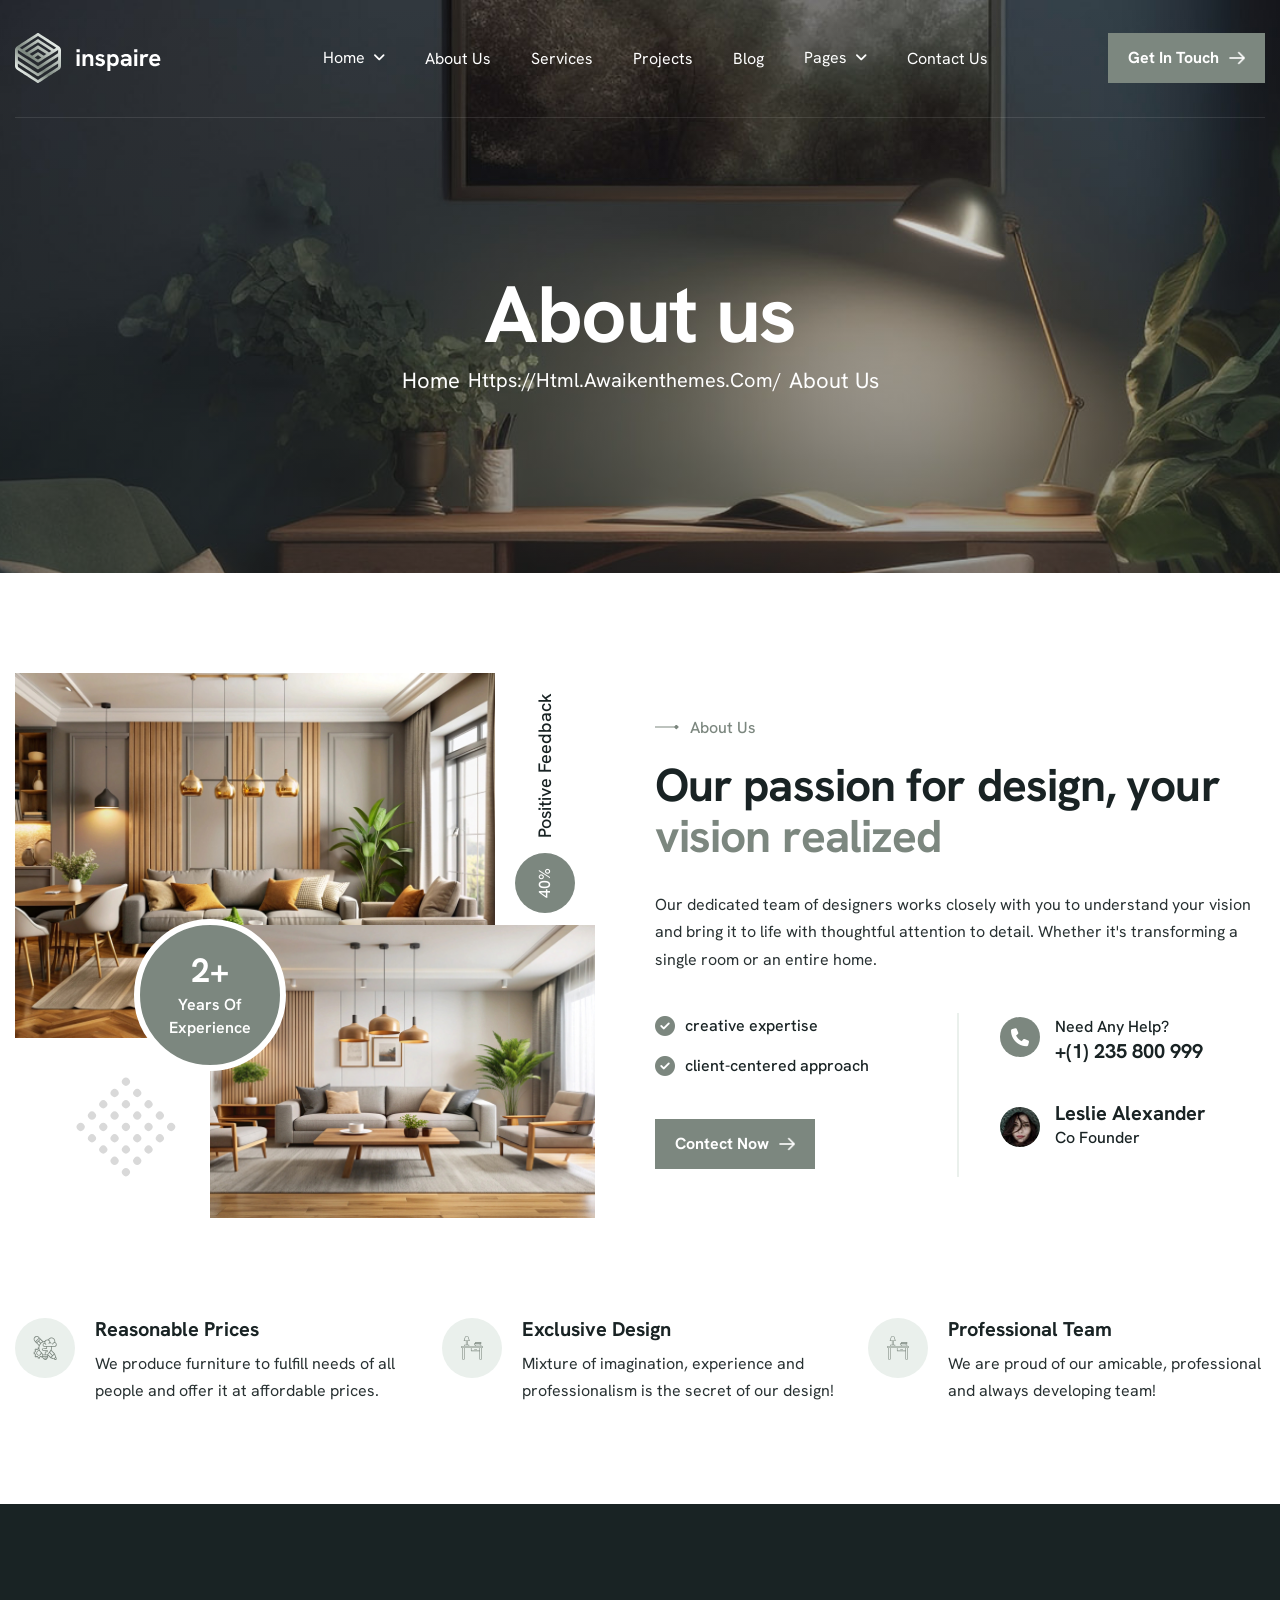
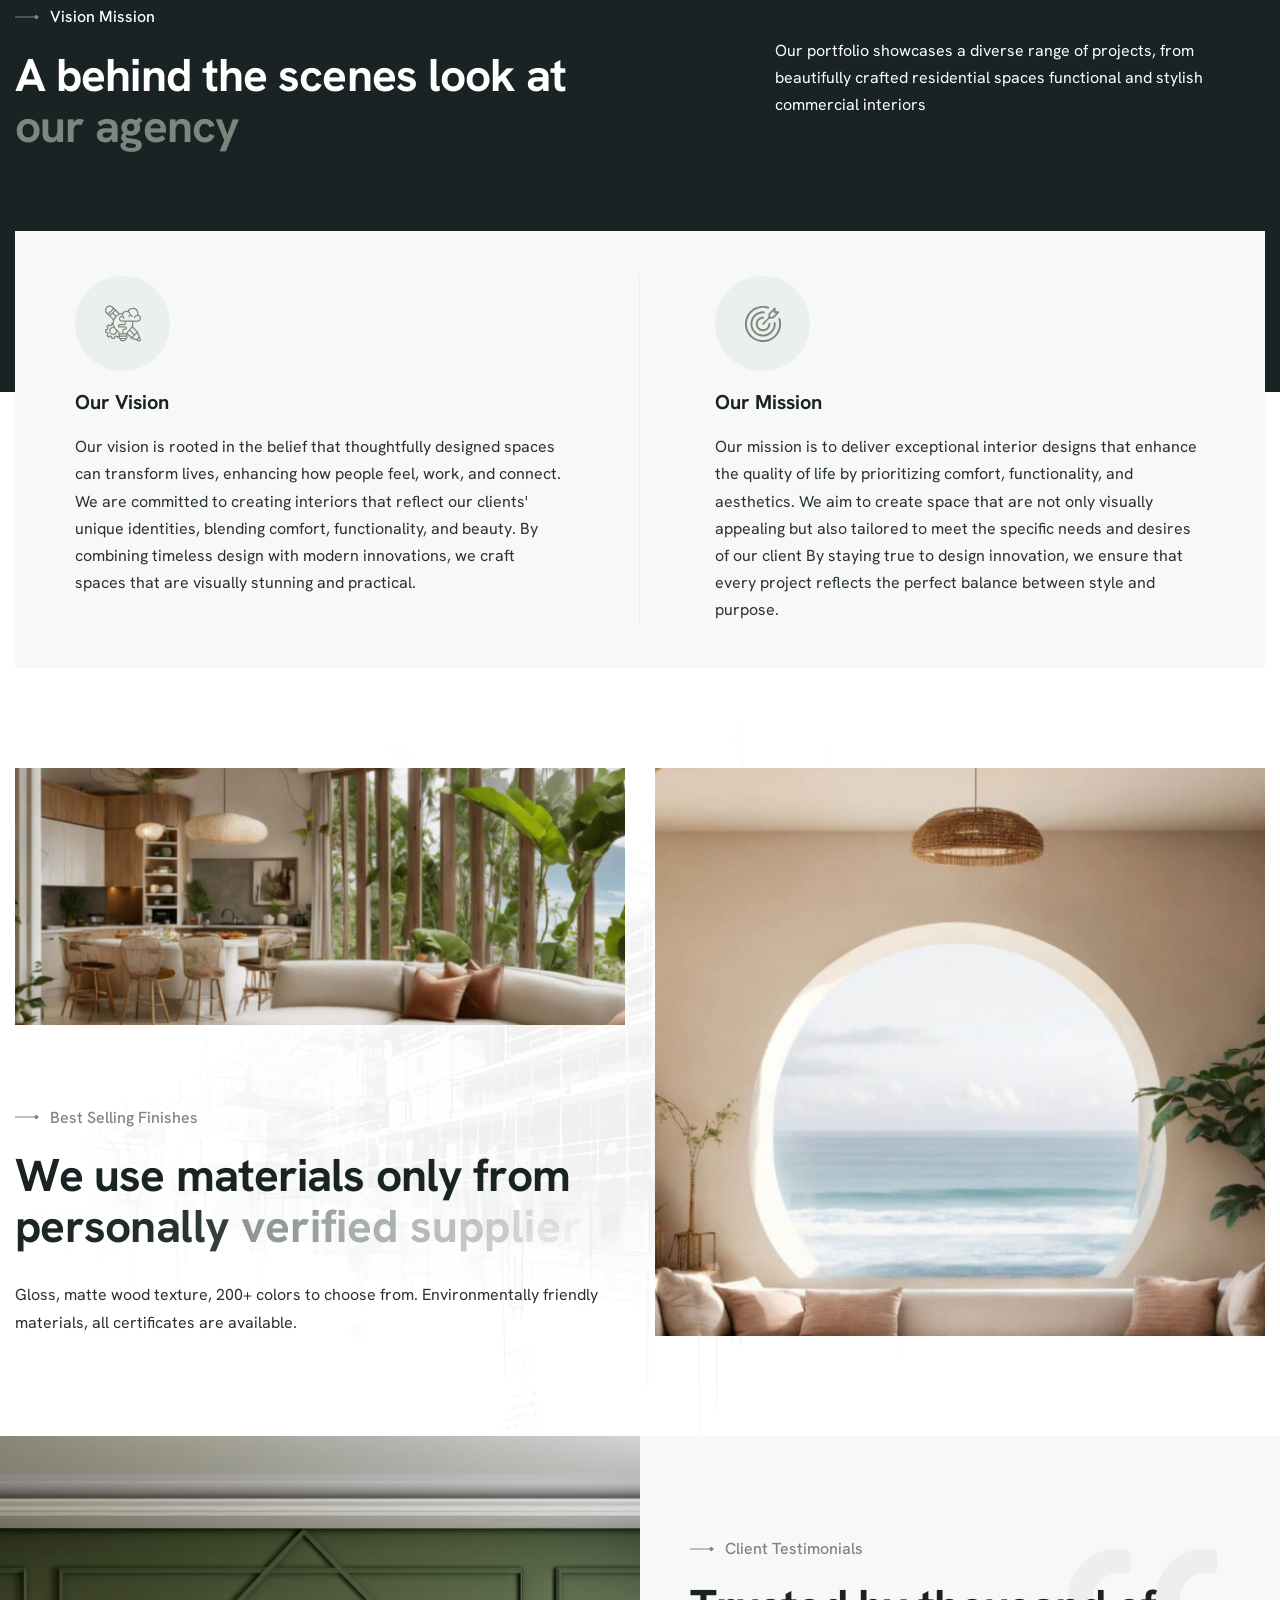
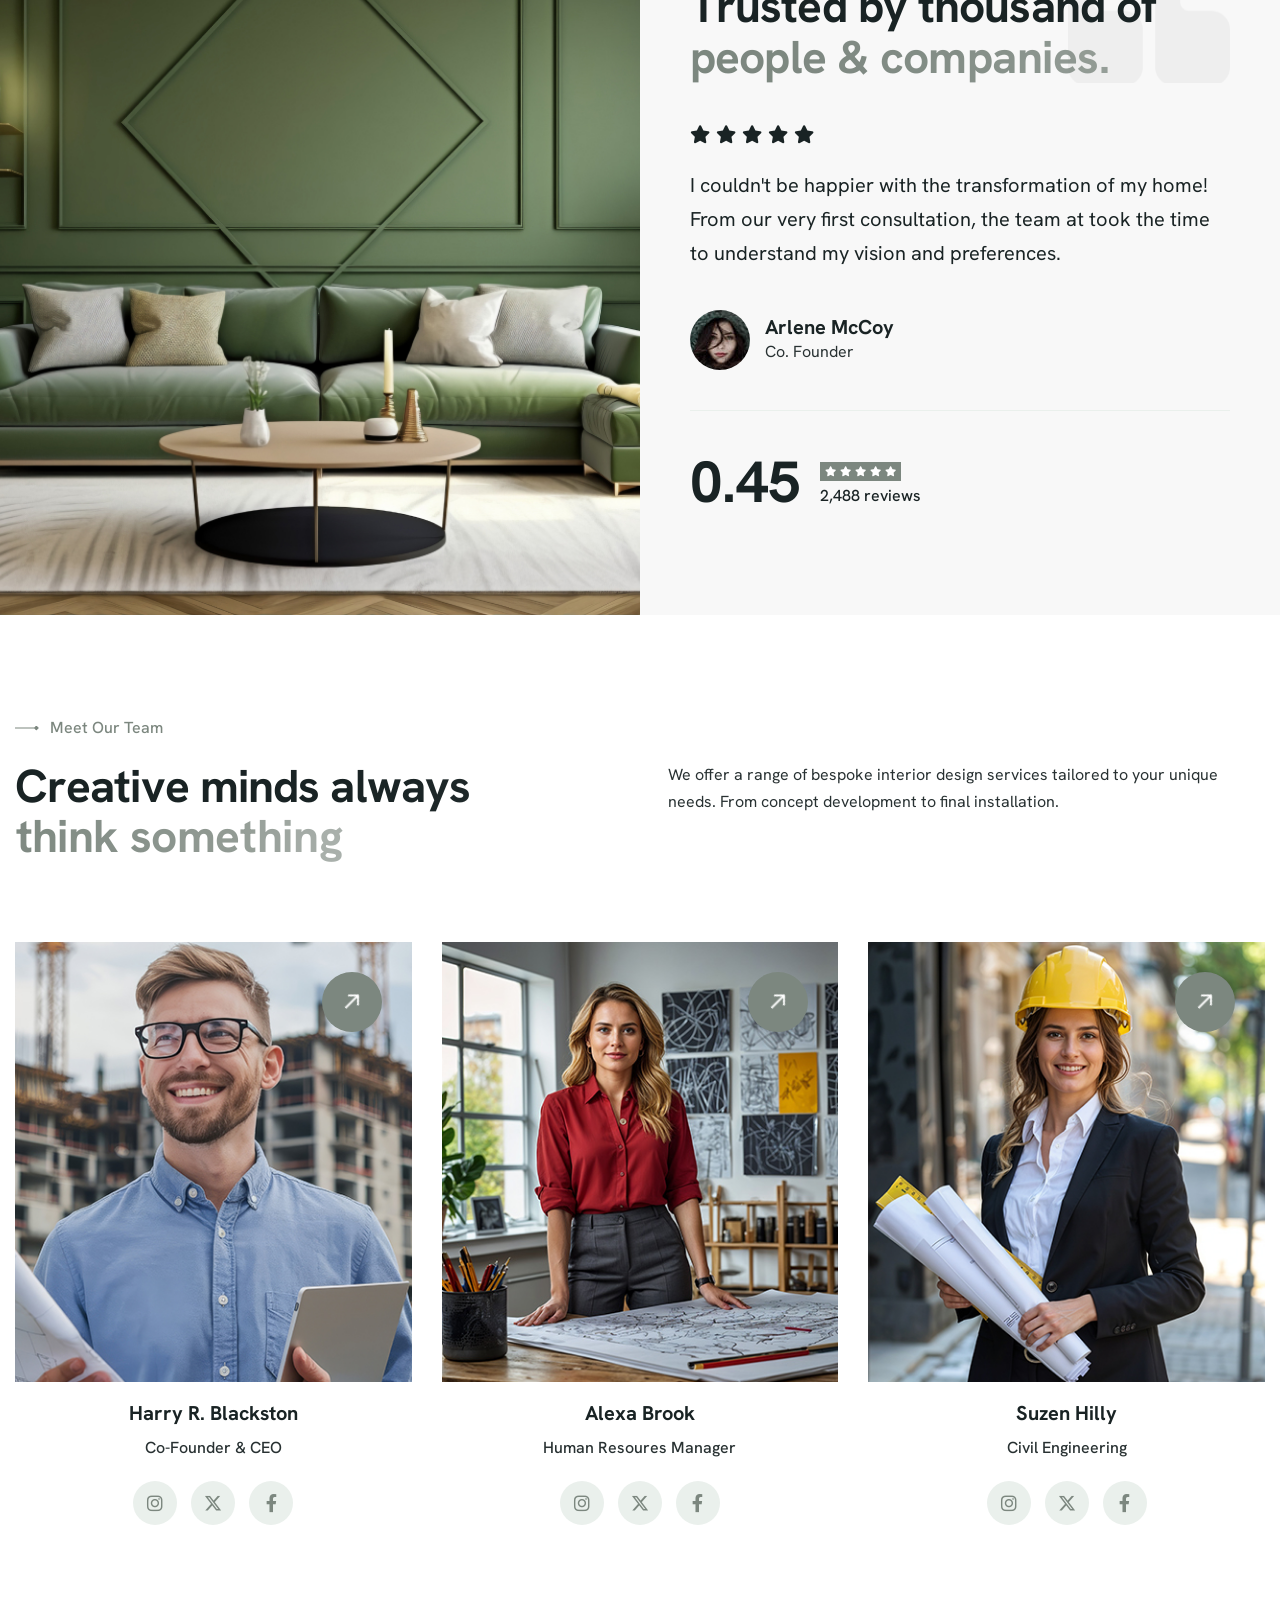
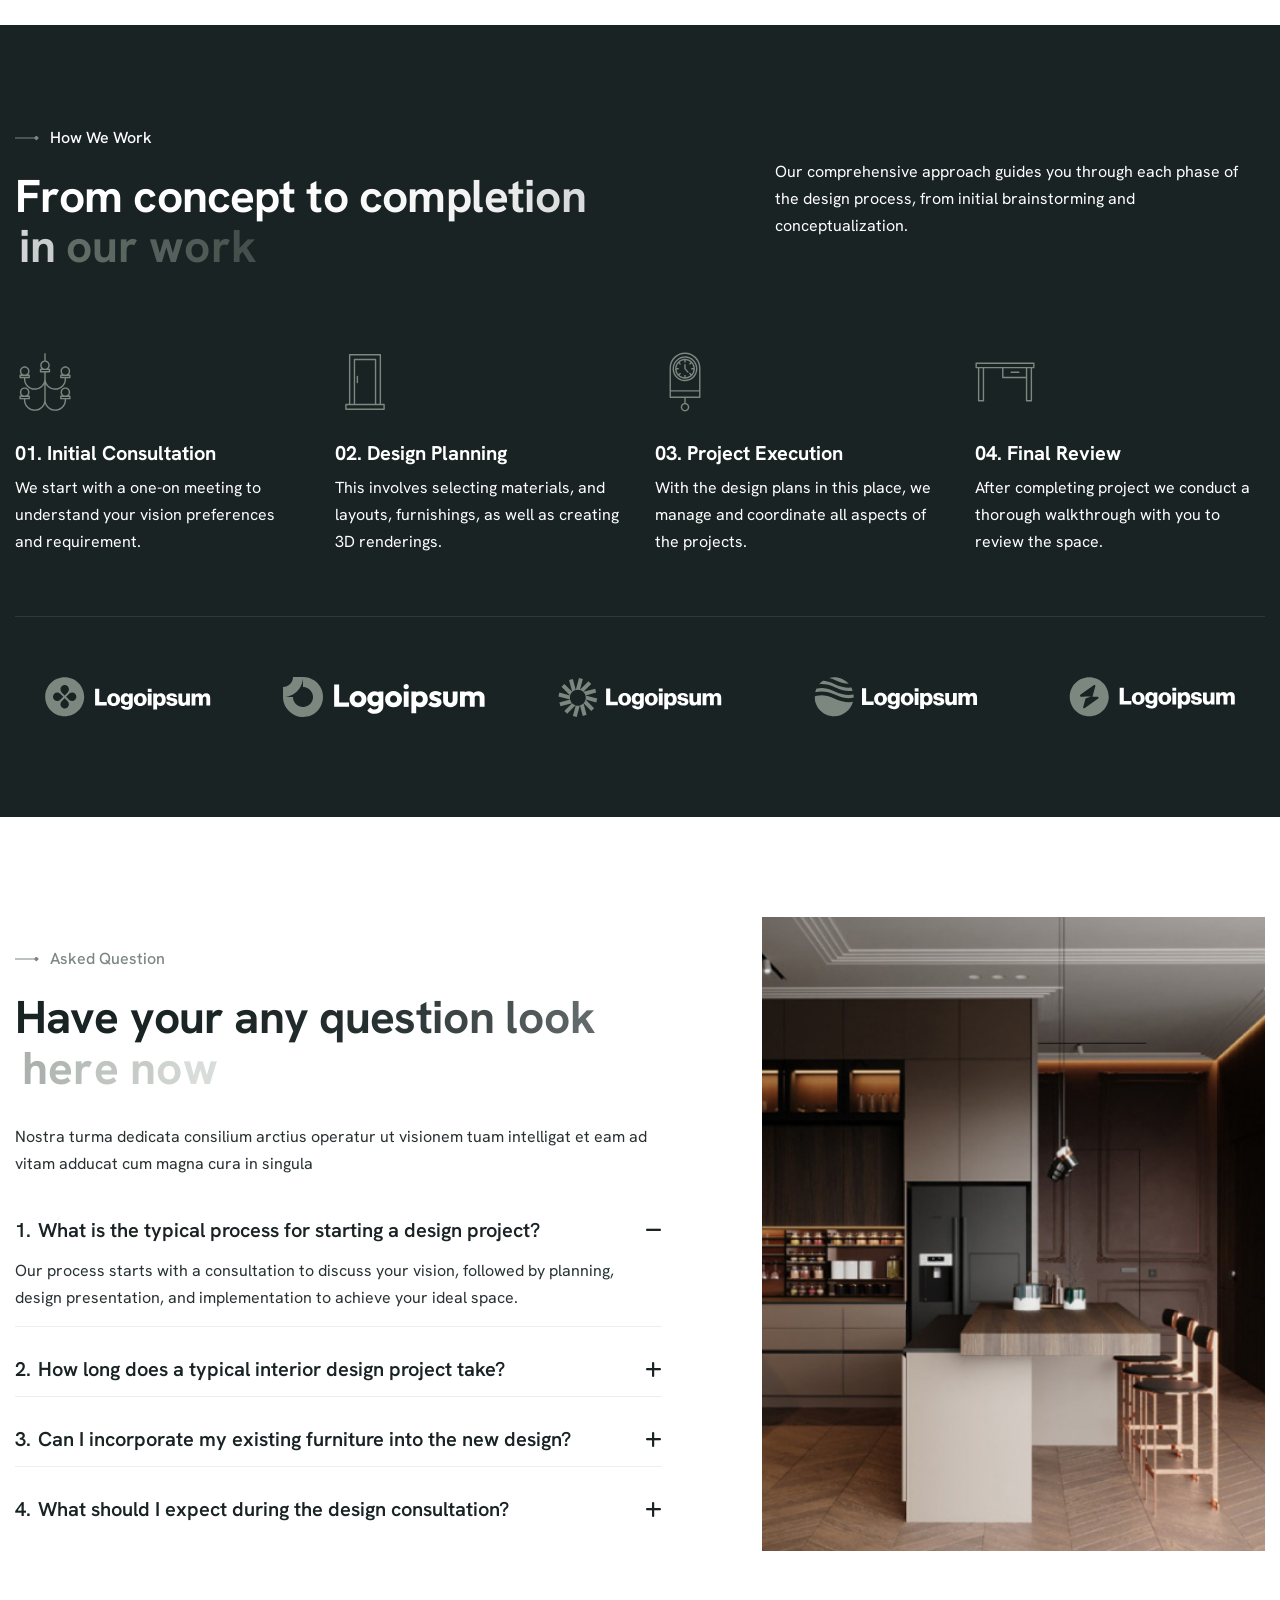
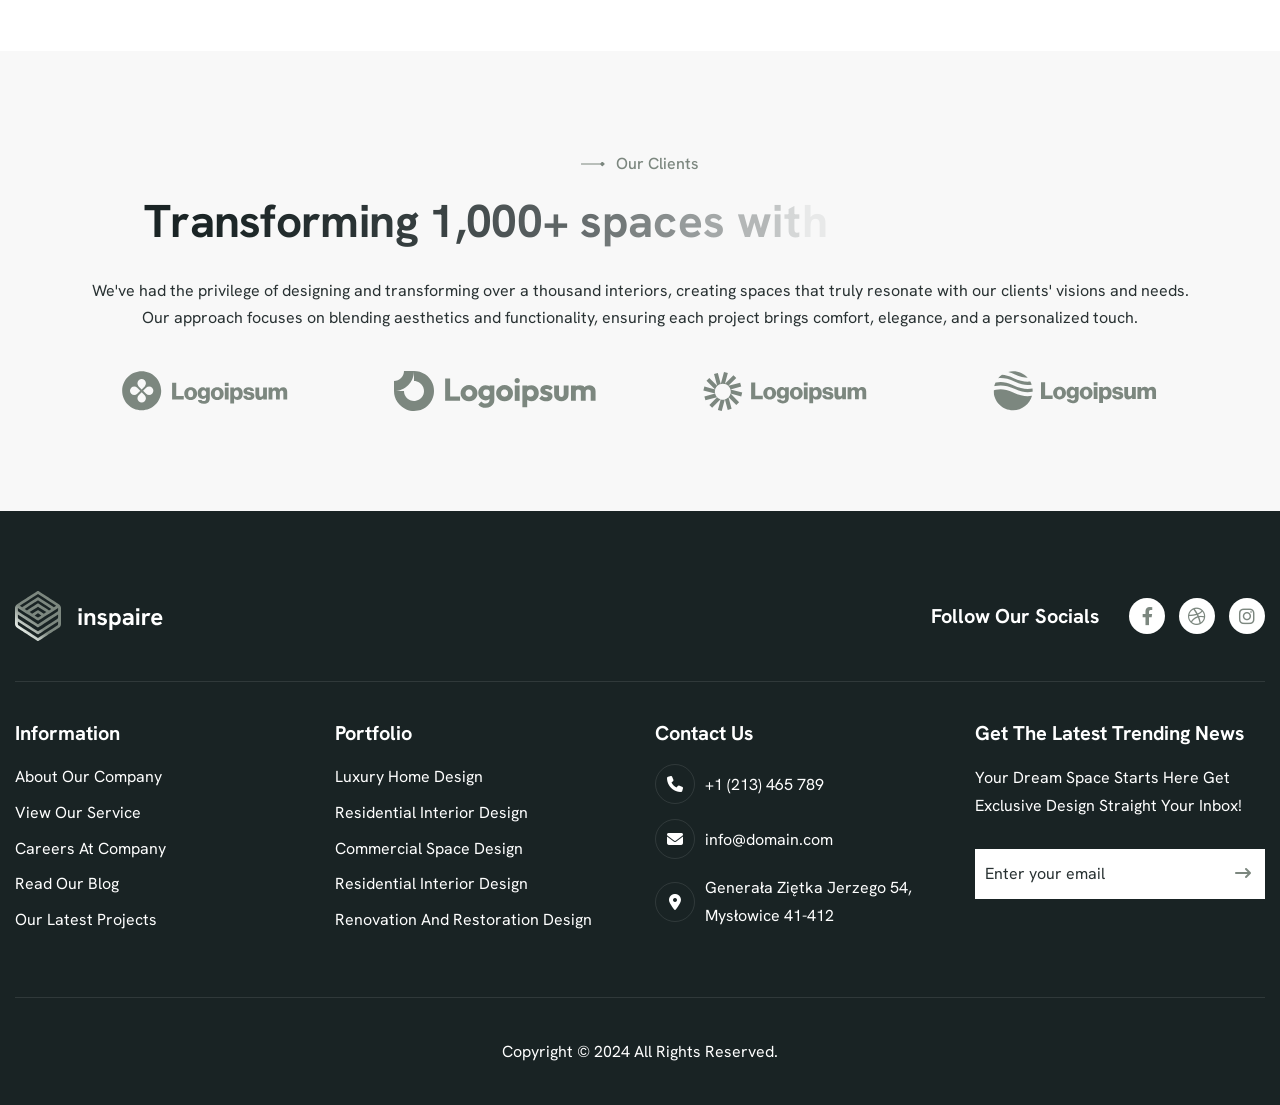
<file: about.html>
<!DOCTYPE html>
<html lang="zxx">

<!-- Mirrored from html.awaikenthemes.com/inspaire/about.html by HTTrack Website Copier/3.x [XR&CO'2014], Wed, 04 Feb 2026 04:19:56 GMT -->
<head>
	<!-- Meta -->
	<meta charset="utf-8">
	<meta http-equiv="X-UA-Compatible" content="IE=edge">
	<meta name="viewport" content="width=device-width, initial-scale=1.0, maximum-scale=1">
	<meta name="description" content="">
	<meta name="keywords" content="">
	<meta name="author" content="Awaiken">
	<!-- Page Title -->
    <title>Inspaire - Architecture and Interior Design HTML Template</title>
	<!-- Favicon Icon -->
	<link rel="shortcut icon" type="image/x-icon" href="images/favicon.png">
	<!-- Google Fonts Css-->
	<link rel="preconnect" href="https://fonts.googleapis.com/">
    <link rel="preconnect" href="https://fonts.gstatic.com/" crossorigin>
    <link href="https://fonts.googleapis.com/css2?family=Hanken+Grotesk:ital,wght@0,100..900;1,100..900&amp;display=swap" rel="stylesheet">
	<!-- Bootstrap Css -->
	<link href="css/bootstrap.min.css" rel="stylesheet" media="screen">
	<!-- SlickNav Css -->
	<link href="css/slicknav.min.css" rel="stylesheet">
	<!-- Swiper Css -->
	<link rel="stylesheet" href="css/swiper-bundle.min.css">
	<!-- Font Awesome Icon Css-->
	<link href="css/all.min.css" rel="stylesheet" media="screen">
	<!-- Animated Css -->
	<link href="css/animate.css" rel="stylesheet">
    <!-- Magnific Popup Core Css File -->
	<link rel="stylesheet" href="css/magnific-popup.css">
	<!-- Mouse Cursor Css File -->
	<link rel="stylesheet" href="css/mousecursor.css">
	<!-- Main Custom Css -->
	<link href="css/custom.css" rel="stylesheet" media="screen">
</head>
<body>

    <!-- Preloader Start -->
	<div class="preloader">
		<div class="loading-container">
			<div class="loading"></div>
			<div id="loading-icon"><img src="images/loader.svg" alt=""></div>
		</div>
	</div>
	<!-- Preloader End -->

    <!-- Header Start -->
	<header class="main-header">
		<div class="header-sticky">
			<nav class="container">
				<div class="navbar navbar-expand-lg">
					<!-- Logo Start -->
					<a class="navbar-brand" href="index.html">
						<img src="images/logo.svg" alt="Logo">
					</a>
					<!-- Logo End -->

					<!-- Main Menu Start -->
					<div class="collapse navbar-collapse main-menu">
                        <div class="nav-menu-wrapper">
                            <ul class="navbar-nav mr-auto" id="menu">
                                <li class="nav-item submenu"><a class="nav-link" href="index.html">Home</a>
                                    <ul>
                                        <li class="nav-item"><a class="nav-link" href="index-2.html">Home - Image</a></li>
                                        <li class="nav-item"><a class="nav-link" href="index-video.html">Home - Video</a></li>
                                        <li class="nav-item"><a class="nav-link" href="index-slider.html">Home - Slider</a></li>
                                    </ul>
                                </li>                                
                                <li class="nav-item"><a class="nav-link" href="about.html">About Us</a>
                                <li class="nav-item"><a class="nav-link" href="services.html">Services</a></li>
                                <li class="nav-item"><a class="nav-link" href="projects.html">Projects</a></li>
                                <li class="nav-item"><a class="nav-link" href="blog.html">Blog</a></li>
                                <li class="nav-item submenu"><a class="nav-link" href="#">Pages</a>
                                    <ul>                                        
                                        <li class="nav-item"><a class="nav-link" href="service-single.html">Service Details</a></li>
                                        <li class="nav-item"><a class="nav-link" href="project-single.html">Project Details</a></li>
                                        <li class="nav-item"><a class="nav-link" href="blog-single.html">Blog Details</a></li>
                                        <li class="nav-item"><a class="nav-link" href="image-gallery.html">Image Gallery</a></li>
                                        <li class="nav-item"><a class="nav-link" href="faqs.html">FAQs</a></li>
                                        <li class="nav-item"><a class="nav-link" href="404.html">404</a></li>
                                    </ul>
                                </li>
                                <li class="nav-item"><a class="nav-link" href="contact.html">Contact Us</a></li>                             
                            </ul>
                        </div>
                        <!-- Header Btn Start -->
                        <div class="header-btn d-inline-flex">
                            <a href="contact.html" class="btn-default">get in touch</a>
                        </div>
                        <!-- Header Btn End -->
					</div>
					<!-- Main Menu End -->
					<div class="navbar-toggle"></div>
				</div>
			</nav>
			<div class="responsive-menu"></div>
		</div>
	</header>
	<!-- Header End -->

    <!-- Page Header Start -->
	<div class="page-header parallaxie">
		<div class="container">
			<div class="row">
				<div class="col-lg-12">
					<!-- Page Header Box Start -->
					<div class="page-header-box">
						<h1 class="text-anime-style-2" data-cursor="-opaque">About us</h1>
						<nav class="wow fadeInUp">
							<ol class="breadcrumb">
								<li class="breadcrumb-item"><a href="index.html">home</a></li>
								<li class="breadcrumb-item active" aria-current="page">about us</li>
							</ol>
						</nav>
					</div>
					<!-- Page Header Box End -->
				</div>
			</div>
		</div>
	</div>
	<!-- Page Header End -->

    <!-- About Us Section Start -->
    <div class="about-us page-about-us">
        <div class="container">
            <div class="row align-items-center">
                <div class="col-lg-6">
                    <!-- About Us Images Start -->
                    <div class="about-us-images">
                        <!-- About Image 1 Start -->
                        <div class="about-img-1">
                            <figure class="image-anime reveal">
                                <img src="images/about-img-1.jpg" alt="">
                            </figure>
                        </div>
                        <!-- About Image 1 End -->

                        <!-- About Image 2 Start -->
                        <div class="about-img-2">
                            <figure class="image-anime reveal">
                                <img src="images/about-img-2.jpg" alt="">
                            </figure>

                            <!-- Feedback Counter Start -->
                            <div class="experience-counter">
                                <h3><span class="counter">15</span>+</h3>
                                <p>Years of experience</p>
                            </div>
                            <!-- Feedback Counter End -->
                        </div>
                        <!-- About Image 2 End -->
    
                        <!-- Feedback Counter Start -->
                        <div class="feedback-counter">
                            <p><span class="counter">95</span>%</p>
                            <h3>positive feedback</h3>
                        </div>
                        <!-- Feedback Counter End -->
                    </div>
                    <!-- About Us Images End -->
                </div>

                <div class="col-lg-6">
                    <!-- About Us Content Start -->
                    <div class="about-us-content">
                        <!-- Section Title Start -->
                        <div class="section-title">
                            <h3 class="wow fadeInUp">about us</h3>
                            <h2 class="text-anime-style-2" data-cursor="-opaque">Our passion for design, your <span>vision realized</span></h2>
                            <p class="wow fadeInUp" data-wow-delay="0.2s">Our dedicated team of designers works closely with you to understand your vision and bring it to life with thoughtful attention to detail. Whether it's transforming a single room or an entire home.</p>
                        </div>
                        <!-- Section Title End -->

                        <!-- About Us Content Body Start -->
                        <div class="about-us-content-body">
                            <!-- About Content Info Start -->
                            <div class="about-us-content-info">
                                <!-- About Us Content List Start -->
                                <div class="about-us-content-list wow fadeInUp" data-wow-delay="0.4s">
                                    <ul>
                                        <li>creative expertise</li>
                                        <li>client-centered approach</li>
                                    </ul>
                                </div>
                                <!-- About Us Content List End -->

                                <!-- About Us Content Button Start -->
                                <div class="about-us-content-btn wow fadeInUp" data-wow-delay="0.6s">
                                    <a href="contact.html" class="btn-default">contect now</a>
                                </div>
                                <!-- About Us Content Button End -->
                            </div>
                            <!-- About Content Info End -->

                            <!-- About Content List Start -->
                            <div class="about-us-contact-list">
                                <!-- About Contact Item Start -->
                                <div class="about-contact-item wow fadeInUp" data-wow-delay="0.4s">
                                    <div class="icon-box">
                                        <i class="fa-solid fa-phone"></i>
                                    </div>
                                    <div class="about-contact-content">
                                        <p>need any help?</p>
                                        <h3>+(1) 235 800 999</h3>
                                    </div>
                                </div>
                                <!-- About Contact Item End -->

                                <!-- About Contact Item Start -->
                                <div class="about-contact-item wow fadeInUp" data-wow-delay="0.6s">
                                    <div class="icon-box">
                                        <figure class="image-anime">
                                            <img src="images/author-1.jpg" alt="">
                                        </figure>
                                    </div>
                                    <div class="about-contact-content">
                                        <h3>leslie alexander</h3>
                                        <p>co founder</p>
                                    </div>
                                </div>
                                <!-- About Contact Item End -->
                            </div>
                            <!-- About Content Info End -->
                        </div>
                        <!-- About Us Content Body End -->
                    </div>
                    <!-- About Us Content End -->
                </div>

                <div class="col-lg-12">
                    <!-- About Facility List Start -->
                    <div class="about-facility-list">
                        <!-- About Facility Item Start -->
                        <div class="about-facility-item wow fadeInUp">
                            <div class="icon-box">
                                <img src="images/icon-about-facility-1.svg" alt="">
                            </div>

                            <div class="about-facility-content">
                                <h3>reasonable prices</h3>
                                <p>We produce furniture to fulfill needs of all people and offer it at affordable prices.</p>
                            </div>
                        </div>
                        <!-- About Facility Item End -->

                        <!-- About Facility Item Start -->
                        <div class="about-facility-item wow fadeInUp" data-wow-delay="0.2s">
                            <div class="icon-box">
                                <img src="images/icon-about-facility-2.svg" alt="">
                            </div>

                            <div class="about-facility-content">
                                <h3>exclusive design</h3>
                                <p>Mixture of imagination, experience and professionalism is the secret of our design!</p>
                            </div>
                        </div>
                        <!-- About Facility Item End -->

                        <!-- About Facility Item Start -->
                        <div class="about-facility-item wow fadeInUp" data-wow-delay="0.4s">
                            <div class="icon-box">
                                <img src="images/icon-about-facility-2.svg" alt="">
                            </div>

                            <div class="about-facility-content">
                                <h3>professional team</h3>
                                <p>We are proud of our amicable, professional and always developing team!</p>
                            </div>
                        </div>
                        <!-- About Facility Item End -->
                    </div>
                    <!-- About Facility List End -->
                </div>
            </div>
        </div>
    </div>
    <!-- About Us Section End -->

    <!-- Vision Mission Start -->
    <div class="vision-mission">
        <div class="container">
            <div class="row section-row align-items-center">
                <div class="col-lg-6">
                    <!-- Section Title Start -->
                    <div class="section-title dark-section">
                        <h3 class="wow fadeInUp">vision mission</h3>
                        <h2 class="text-anime-style-2" data-cursor="-opaque">A behind the scenes look at <span>our agency</span></h2>
                    </div>
                    <!-- Section Title End -->
                </div>

                <div class="col-lg-6">
                    <!-- Section Title Content Start -->
                    <div class="section-title-content dark-section">
                        <p class="wow fadeInUp" data-wow-delay="0.2s">Our portfolio showcases a diverse range of projects, from beautifully crafted residential spaces functional and stylish commercial interiors</p>
                    </div>
                    <!-- Section Title Content End -->
                </div>
            </div>

            <div class="row">
                <div class="col-lg-12">
                    <!-- Vision Mission Box Start -->
                    <div class="vision-mission-box">
                        <!-- Vision Mission Item Start -->
                        <div class="vision-mission-item wow fadeInUp">
                            <div class="icon-box">
                                <img src="images/icon-our-vision.svg" alt="">
                            </div>
                            <div class="vision-mission-content">
                                <h3>our vision</h3>
                                <p>Our vision is rooted in the belief that thoughtfully designed spaces can transform lives, enhancing how people feel, work, and connect. We are committed to creating interiors that reflect our clients' unique identities, blending comfort, functionality, and beauty. By combining timeless design with modern innovations, we craft spaces that are visually stunning and practical.</p>
                            </div>
                        </div>
                        <!-- Vision Mission Item End -->
    
                        <!-- Vision Mission Item Start -->
                        <div class="vision-mission-item wow fadeInUp" data-wow-delay="0.2s">
                            <div class="icon-box">
                                <img src="images/icon-our-mission.svg" alt="">
                            </div>
                            <div class="vision-mission-content">
                                <h3>our mission</h3>
                                <p>Our mission is to deliver exceptional interior designs that enhance the quality of life by prioritizing comfort, functionality, and aesthetics. We aim to create space that are not only visually appealing but also tailored to meet the specific needs and desires of our client By staying true to design innovation, we ensure that every project reflects the perfect balance between style and purpose.</p>
                            </div>
                        </div>
                        <!-- Vision Mission Item End -->
                    </div>
                    <!-- Vision Mission Box End -->
                </div>
            </div>
        </div>
    </div>
    <!-- Vision Mission End -->

    <!-- Best Seeling Start -->
     <div class="best-selling">
        <div class="container">
            <div class="row">
                <div class="col-lg-6">
                    <!-- Best Seeling Content Start -->
                    <div class="best-selling-content">
                        <!-- Best Seeling Content Image Start -->
                        <div class="best-selling-content-img">
                            <figure class="image-anime reveal">
                                <img src="images/best-selling-img-1.jpg" alt="">
                            </figure>
                        </div>
                        <!-- Best Seeling Content Image End -->

                        <!-- Section Title Start -->
                        <div class="section-title">
                            <h3 class="wow fadeInUp">best selling finishes</h3>
                            <h2 class="text-anime-style-2" data-cursor="-opaque">We use materials only from personally <span>verified suppliers</span></h2>
                            <p class="wow fadeInUp" data-wow-delay="0.2s">Gloss, matte wood texture, 200+ colors to choose from. Environmentally friendly materials, all certificates are available.</p>
                        </div>
                        <!-- Section Title End -->
                    </div>
                    <!-- Best Seeling Content End -->
                </div>
                <div class="col-lg-6">
                    <!-- Best Seeling Image Start -->
                    <div class="best-selling-iamge">
                        <figure class="image-anime reveal">
                            <img src="images/best-selling-img-2.jpg" alt="">
                        </figure>
                    </div>
                    <!-- Best Seeling Image End -->
                </div>
            </div>
        </div>
     </div>
    <!-- Best Seeling End -->

    <!-- Our Testimonial Start -->
    <div class="our-testimonials">
        <div class="container-fluid">
            <div class="row no-gutters">
                <div class="col-lg-6">
                    <!-- Our Testimonial Image Start -->
                    <div class="our-testimonials-image">
                        <figure class="image-anime">
                            <img src="images/testimonial-img.jpg" alt="">
                        </figure>
                    </div>
                    <!-- Our Testimonial Image End -->
                </div>

                <div class="col-lg-6">
                    <!-- Our Testimonial Content Start -->
                    <div class="our-testimonial-content">
                        <!-- Section Title Start -->
                        <div class="section-title">
                            <h3 class="wow fadeInUp">client testimonials</h3>
                            <h2 class="text-anime-style-2" data-cursor="-opaque">Trusted by thousand of <span>people & companies.</span></h2>
                        </div>
                        <!-- Section Title End -->

                        <!-- Testimonial Slider Start -->
                        <div class="testimonial-slider">
                            <div class="swiper">
                                <div class="swiper-wrapper" data-cursor-text="Drag">
                                    <!-- Testimonial Slide Start -->
                                    <div class="swiper-slide">
                                        <div class="testimonial-item">	
                                            <div class="testimonial-rating">
                                                <i class="fa-solid fa-star"></i>
                                                <i class="fa-solid fa-star"></i>
                                                <i class="fa-solid fa-star"></i>
                                                <i class="fa-solid fa-star"></i>
                                                <i class="fa-solid fa-star"></i>
                                            </div>                                        
                                            <div class="testimonial-body">
                                                <div class="testimonial-content">
                                                    <p>I couldn't be happier with the transformation of my home! From our very first consultation, the team at took the time to understand my vision and preferences.</p>
                                                </div>
                                            </div>
                                            <div class="testimonial-body">
                                                <div class="author-image">
                                                    <figure class="image-anime">
                                                        <img src="images/author-1.jpg" alt="">
                                                    </figure>
                                                </div>            
                                                <div class="author-content">
                                                    <h3>arlene mcCoy</h3>
                                                    <p>co. founder</p>
                                                </div>
                                            </div>
                                        </div>
                                    </div>
                                    <!-- Testimonial Slide End -->

                                    <!-- Testimonial Slide Start -->
                                    <div class="swiper-slide">
                                        <div class="testimonial-item">	
                                            <div class="testimonial-rating">
                                                <i class="fa-solid fa-star"></i>
                                                <i class="fa-solid fa-star"></i>
                                                <i class="fa-solid fa-star"></i>
                                                <i class="fa-solid fa-star"></i>
                                                <i class="fa-solid fa-star"></i>
                                            </div>                                        
                                            <div class="testimonial-content">
                                                <p>I couldn't be happier with the transformation of my home! From our very first consultation, the team at took the time to understand my vision and preferences.</p>
                                            </div>
                                            <div class="testimonial-body">
                                                <div class="author-image">
                                                    <figure class="image-anime">
                                                        <img src="images/author-1.jpg" alt="">
                                                    </figure>
                                                </div>            
                                                <div class="author-content">
                                                    <h3>arlene mcCoy</h3>
                                                    <p>co founder</p>
                                                </div>
                                            </div>
                                        </div>
                                    </div>
                                    <!-- Testimonial Slide End -->
                                </div>
                            </div>
                        </div>
                        <!-- Testimonial Slider End -->

                        <!-- Testimonial Rating Counter Start -->
                        <div class="testimonial-rating-counter">
                            <div class="rating-counter">
                                <h2><span class="counter">4.82</span></h2>
                            </div>
                            <div class="testimonial-rating-content">
                                <div class="testimonial-client-rating">
                                    <i class="fa-solid fa-star"></i>
                                    <i class="fa-solid fa-star"></i>
                                    <i class="fa-solid fa-star"></i>
                                    <i class="fa-solid fa-star"></i>
                                    <i class="fa-solid fa-star"></i>
                                </div>
                                <p>2,488 reviews</p>
                            </div>
                        </div>
                        <!-- Testimonial Rating Counter End -->
                    </div>
                    <!-- Our Testimonial Content End -->
                </div>
            </div>
        </div>
    </div>
    <!-- Our Testimonial End -->

    <!-- Our Team Section Start -->
     <div class="our-team">
        <div class="container">
            <div class="row section-row align-items-center">
                <div class="col-lg-5">
                    <!-- Section Title Start -->
                    <div class="section-title">
                        <h3 class="wow fadeInUp">meet our team</h3>
                        <h2 class="text-anime-style-2" data-cursor="-opaque">Creative minds always <span>think something</span></h2>
                    </div>
                    <!-- Section Title End -->
                </div>

                <div class="col-lg-7">
                    <!-- Section Title Content Start -->
                    <div class="section-title-content">
                        <p class="wow fadeInUp" data-wow-delay="0.2s">We offer a range of bespoke interior design services tailored to your unique needs. From concept development to final installation.</p>
                    </div>
                    <!-- Section Title Content End -->
                </div>
            </div>

            <div class="row">
                <div class="col-lg-4 col-md-6">
                    <!-- Team Member Item Start -->
					<div class="team-member-item wow fadeInUp">
                        <!-- Team Image Start -->
						<div class="team-image">
                            <a href="team-single.html" data-cursor-text="View">
                                <figure class="image-anime">
                                    <img src="images/team-1.jpg" alt="">
                                </figure>
                            </a>

                            <!-- Team Readmore Button Start -->
                            <div class="team-readmore-btn">
                                <a href="#"><img src="images/arrow-white.svg" alt=""></a>
                            </div>
                            <!-- Team Readmore Button End -->
						</div>	
                        <!-- Team Image End -->

                        <!-- Team Body Start -->
                        <div class="team-body">
                            <!-- Team Content Start -->
                            <div class="team-content">
                                <h3>harry R. blackston</h3>
                                <p>co-founder & CEO</p>
                            </div>
                            <!-- Team Content End -->
                            
                            <!-- Team Social List Start -->
                            <div class="team-social-list">
                                <!-- Team Social Icon Start -->
                                <div class="team-social-icon">
                                    <ul>
                                        <li><a href="#"><i class="fa-brands fa-instagram"></i></a></li>
                                        <li><a href="#"><i class="fa-brands fa-x-twitter"></i></a></li>
                                        <li><a href="#"><i class="fab fa-facebook-f"></i></a></li>
                                    </ul>
                                </div>
                                <!-- Team Social Icon End -->
                            </div>
                            <!-- Team Social List End -->
                        </div>
                        <!-- Team Body End -->
					</div>
					<!-- Team Member Item Start -->
                </div>

                <div class="col-lg-4 col-md-6">
                    <!-- Team Member Item Start -->
					<div class="team-member-item wow fadeInUp" data-wow-delay="0.2s">
                        <!-- Team Image Start -->
						<div class="team-image">
                            <a href="team-single.html" data-cursor-text="View">
                                <figure class="image-anime">
                                    <img src="images/team-2.jpg" alt="">
                                </figure>
                            </a>
                            
                            <!-- Team Readmore Button Start -->
                            <div class="team-readmore-btn">
                                <a href="#"><img src="images/arrow-white.svg" alt=""></a>
                            </div>
                            <!-- Team Readmore Button End -->
						</div>	
                        <!-- Team Image End -->

                        <!-- Team Body Start -->
                        <div class="team-body">
                            <!-- Team Content Start -->
                            <div class="team-content">
                                <h3>alexa brook</h3>
                                <p>human resoures manager</p>
                            </div>
                            <!-- Team Content End -->
                            
                            <!-- Team Social List Start -->
                            <div class="team-social-list">
                                <!-- Team Social Icon Start -->
                                <div class="team-social-icon">
                                    <ul>
                                        <li><a href="#"><i class="fa-brands fa-instagram"></i></a></li>
                                        <li><a href="#"><i class="fa-brands fa-x-twitter"></i></a></li>
                                        <li><a href="#"><i class="fab fa-facebook-f"></i></a></li>
                                    </ul>
                                </div>
                                <!-- Team Social Icon End -->
                            </div>
                            <!-- Team Social List End -->
                        </div>
                        <!-- Team Body End -->
					</div>
					<!-- Team Member Item Start -->
                </div>

                <div class="col-lg-4 col-md-6">
                    <!-- Team Member Item Start -->
					<div class="team-member-item wow fadeInUp" data-wow-delay="0.4s">
                        <!-- Team Image Start -->
						<div class="team-image">
                            <a href="team-single.html" data-cursor-text="View">
                                <figure class="image-anime">
                                    <img src="images/team-3.jpg" alt="">
                                </figure>
                            </a>
                            
                            <!-- Team Readmore Button Start -->
                            <div class="team-readmore-btn">
                                <a href="#"><img src="images/arrow-white.svg" alt=""></a>
                            </div>
                            <!-- Team Readmore Button End -->
						</div>	
                        <!-- Team Image End -->

                        <!-- Team Body Start -->
                        <div class="team-body">
                            <!-- Team Content Start -->
                            <div class="team-content">
                                <h3>suzen hilly</h3>
                                <p>civil engineering</p>
                            </div>
                            <!-- Team Content End -->
                            
                            <!-- Team Social List Start -->
                            <div class="team-social-list">
                                <!-- Team Social Icon Start -->
                                <div class="team-social-icon">
                                    <ul>
                                        <li><a href="#"><i class="fa-brands fa-instagram"></i></a></li>
                                        <li><a href="#"><i class="fa-brands fa-x-twitter"></i></a></li>
                                        <li><a href="#"><i class="fab fa-facebook-f"></i></a></li>
                                    </ul>
                                </div>
                                <!-- Team Social Icon End -->
                            </div>
                            <!-- Team Social List End -->
                        </div>
                        <!-- Team Body End -->
					</div>
					<!-- Team Member Item Start -->
                </div>
            </div>
        </div>
     </div>
    <!-- Our Team Section End -->

    <!-- How We Work Start -->
    <div class="how-we-work">
        <div class="container">
            <div class="row section-row align-items-center">
                <div class="col-lg-6">
                    <!-- Section Title Start -->
                    <div class="section-title dark-section">
                        <h3 class="wow fadeInUp">how we work</h3>
                        <h2 class="text-anime-style-2" data-cursor="-opaque">From concept to completion in<span> our work</span></h2>
                    </div>
                    <!-- Section Title End -->
                </div>

                <div class="col-lg-6">
                    <!-- Section Title Content Start -->
                    <div class="section-title-content dark-section">
                        <p class="wow fadeInUp" data-wow-delay="0.2s">Our comprehensive approach guides you through each phase of the design process, from initial brainstorming and conceptualization.</p>
                    </div>
                    <!-- Section Title Content End -->
                </div>
            </div>

            <div class="row">
                <div class="col-lg-12">
                    <!-- How We Work List Start -->
                    <div class="how-we-work-list">
                        <!-- How We Item Start -->
                        <div class="how-we-work-item wow fadeInUp">
                            <div class="icon-box">
                                <img src="images/icon-how-we-work-1.svg" alt="">
                            </div>
                            <div class="how-we-work-content">
                                <h3>01. initial consultation</h3>
                                <p>We start with a one-on meeting to understand your vision preferences and requirement.</p>
                            </div>
                        </div>
                        <!-- How We Item End -->

                        <!-- How We Item Start -->
                        <div class="how-we-work-item wow fadeInUp" data-wow-delay="0.2s">
                            <div class="icon-box">
                                <img src="images/icon-how-we-work-2.svg" alt="">
                            </div>
                            <div class="how-we-work-content">
                                <h3>02. design planning</h3>
                                <p>This involves selecting materials, and layouts, furnishings, as well as creating 3D renderings.</p>
                            </div>
                        </div>
                        <!-- How We Item End -->

                        <!-- How We Item Start -->
                        <div class="how-we-work-item wow fadeInUp" data-wow-delay="0.4s">
                            <div class="icon-box">
                                <img src="images/icon-how-we-work-3.svg" alt="">
                            </div>
                            <div class="how-we-work-content">
                                <h3>03. project execution</h3>
                                <p>With the design plans in this place, we manage and coordinate all aspects of the projects.</p>
                            </div>
                        </div>
                        <!-- How We Item End -->

                        <!-- How We Item Start -->
                        <div class="how-we-work-item wow fadeInUp" data-wow-delay="0.6s">
                            <div class="icon-box">
                                <img src="images/icon-how-we-work-4.svg" alt="">
                            </div>
                            <div class="how-we-work-content">
                                <h3>04. final review</h3>
                                <p>After completing project we conduct a thorough walkthrough with you to review the space.</p>
                            </div>
                        </div>
                        <!-- How We Item End -->
                    </div>
                    <!-- How We Work List End -->

                    <!-- How Work Company Slider Start -->
                    <div class="how-work-company-slider">
                        <div class="swiper">
                            <div class="swiper-wrapper">
                                <!-- Company Support Logo Start -->
                                <div class="swiper-slide">
                                    <div class="company-logo">
                                        <img src="images/company-logo-1.svg" alt="">
                                    </div>
                                </div>
                                <!-- Company Support Logo End -->

                                <!-- Company Support Logo Start -->
                                <div class="swiper-slide">
                                    <div class="company-logo">
                                        <img src="images/company-logo-2.svg" alt="">
                                    </div>
                                </div>
                                <!-- Company Support Logo End -->

                                <!-- Company Support Logo Start -->
                                <div class="swiper-slide">
                                    <div class="company-logo">
                                        <img src="images/company-logo-3.svg" alt="">
                                    </div>
                                </div>
                                <!-- Company Support Logo End -->
                                
                                <!-- Company Support Logo Start -->
                                <div class="swiper-slide">
                                    <div class="company-logo">
                                        <img src="images/company-logo-4.svg" alt="">
                                    </div>
                                </div>
                                <!-- Company Support Logo End -->
                                
                                <!-- Company Support Logo Start -->
                                <div class="swiper-slide">
                                    <div class="company-logo">
                                        <img src="images/company-logo-5.svg" alt="">
                                    </div>
                                </div>
                                <!-- Company Support Logo End -->
                                
                                <!-- Company Support Logo Start -->
                                <div class="swiper-slide">
                                    <div class="company-logo">
                                        <img src="images/company-logo-1.svg" alt="">
                                    </div>
                                </div>
                                <!-- Company Support Logo End -->
                            </div>
                        </div>
                    </div>
                    <!-- How Work Company Slider End -->
                </div>
            </div>
        </div>
    </div>
    <!-- How We Work End -->

    <!-- Our Faqs Stat -->
    <div class="our-faqs">
        <div class="container">
            <div class="row align-items-center">
                <div class="col-lg-7">
                    <!-- Our Faq Content Start -->
                    <div class="our-faqs-content">
                        <!-- Section Title Start -->
                        <div class="section-title">
                            <h3 class="wow fadeInUp">asked question</h3>
                            <h2 class="text-anime-style-2" data-cursor="-opaque">Have your any question look <span>here now</span></h2>
                            <p class="wow fadeInUp" data-wow-delay="0.2s">Nostra turma dedicata consilium arctius operatur ut visionem tuam intelligat et eam ad vitam adducat cum magna cura in singula</p>
                        </div>
                        <!-- Section Title End -->

                        <!-- FAQ Accordion Start -->
                        <div class="faq-accordion" id="accordion">
                            <!-- FAQ Item Start -->
                            <div class="accordion-item wow fadeInUp">
                                <h2 class="accordion-header" id="heading1">
                                    <button class="accordion-button" type="button" data-bs-toggle="collapse" data-bs-target="#collapse1" aria-expanded="true" aria-controls="collapse1">
                                        <span>1.</span>  What is the typical process for starting a design project?
                                    </button>
                                </h2>
                                <div id="collapse1" class="accordion-collapse collapse show" aria-labelledby="heading1" data-bs-parent="#accordion">
                                    <div class="accordion-body">
                                        <p>Our process starts with a consultation to discuss your vision, followed by planning, design presentation, and implementation to achieve your ideal space.</p>
                                    </div>
                                </div>
                            </div>
                            <!-- FAQ Item End -->

                            <!-- FAQ Item Start -->
                            <div class="accordion-item wow fadeInUp" data-wow-delay="0.2s">
                                <h2 class="accordion-header" id="heading2">
                                    <button class="accordion-button collapsed" type="button" data-bs-toggle="collapse" data-bs-target="#collapse2" aria-expanded="false" aria-controls="collapse2">
                                        <span>2.</span>  How long does a typical interior design project take?
                                    </button>
                                </h2>
                                <div id="collapse2" class="accordion-collapse collapse" aria-labelledby="heading2" data-bs-parent="#accordion">
                                    <div class="accordion-body">
                                        <p>Our process starts with a consultation to discuss your vision, followed by planning, design presentation, and implementation to achieve your ideal space.</p>
                                    </div>
                                </div>
                            </div>
                            <!-- FAQ Item End -->

                            <!-- FAQ Item Start -->
                            <div class="accordion-item wow fadeInUp" data-wow-delay="0.4s">
                                <h2 class="accordion-header" id="heading3">
                                    <button class="accordion-button collapsed" type="button" data-bs-toggle="collapse" data-bs-target="#collapse3" aria-expanded="false" aria-controls="collapse3">
                                        <span>3.</span>  Can I incorporate my existing furniture into the new design?
                                    </button>
                                </h2>
                                <div id="collapse3" class="accordion-collapse collapse" aria-labelledby="heading3" data-bs-parent="#accordion">
                                    <div class="accordion-body">
                                        <p>Our process starts with a consultation to discuss your vision, followed by planning, design presentation, and implementation to achieve your ideal space.</p>
                                    </div>
                                </div>
                            </div>
                            <!-- FAQ Item End -->

                            <!-- FAQ Item Start -->
                            <div class="accordion-item wow fadeInUp" data-wow-delay="0.6s">
                                <h2 class="accordion-header" id="heading4">
                                    <button class="accordion-button collapsed" type="button" data-bs-toggle="collapse" data-bs-target="#collapse4" aria-expanded="false" aria-controls="collapse4">
                                        <span>4.</span>  What should I expect during the design consultation?
                                    </button>
                                </h2>
                                <div id="collapse4" class="accordion-collapse collapse" aria-labelledby="heading4" data-bs-parent="#accordion">
                                    <div class="accordion-body">
                                        <p>Our process starts with a consultation to discuss your vision, followed by planning, design presentation, and implementation to achieve your ideal space.</p>
                                    </div>
                                </div>
                            </div>
                            <!-- FAQ Item End -->
                        </div>
                        <!-- FAQ Accordion End -->
                    </div>
                    <!-- Our Faq Content End -->
                </div>

                <div class="col-lg-5">
                    <!-- Our Faq Image Start -->
                    <div class="our-faqs-image">
                        <figure class="image-anime reveal">
                            <img src="images/faqs-image.jpg" alt="">
                        </figure>
                    </div>
                    <!-- Our Faq Image End -->
                </div>
            </div>
        </div>
     </div>
    <!-- Our Faqs End -->

    <!-- Our Clients Start -->
     <div class="our-clients">
        <div class="container">
            <div class="row">
                <div class="col-lg-12">
                    <div class="our-clients-box">
                        <!-- Section Title Start -->
                        <div class="section-title">
                            <h3 class="wow fadeInUp">our clients</h3>
                            <h2 class="text-anime-style-2" data-cursor="-opaque">Transforming 1,000+ spaces with tailored designs</h2>
                            <p class="wow fadeInUp" data-wow-delay="0.2s">We've had the privilege of designing and transforming over a thousand interiors, creating spaces that truly resonate with our clients' visions and needs. Our approach focuses on blending aesthetics and functionality, ensuring each project brings comfort, elegance, and a personalized touch.</p>
                        </div>
                        <!-- Section Title End -->

                        <!-- Client Logo Slider Start -->
                        <div class="our-client-slider">
                            <div class="swiper">
                                <div class="swiper-wrapper">
                                    <!-- Client Logo Start -->
                                    <div class="swiper-slide">
                                        <div class="client-logo">
                                            <img src="images/client-logo-1.svg" alt="">
                                        </div>
                                    </div>
                                    <!-- Client Logo End -->

                                    <!-- Client Logo Start -->
                                    <div class="swiper-slide">
                                        <div class="client-logo">
                                            <img src="images/client-logo-2.svg" alt="">
                                        </div>
                                    </div>
                                    <!-- Client Logo End -->

                                    <!-- Client Logo Start -->
                                    <div class="swiper-slide">
                                        <div class="client-logo">
                                            <img src="images/client-logo-3.svg" alt="">
                                        </div>
                                    </div>
                                    <!-- Client Logo End -->
                                    
                                    <!-- Client Logo Start -->
                                    <div class="swiper-slide">
                                        <div class="client-logo">
                                            <img src="images/client-logo-4.svg" alt="">
                                        </div>
                                    </div>
                                    <!-- Client Logo End -->
                                    
                                    <!-- Client Logo Start -->
                                    <div class="swiper-slide">
                                        <div class="client-logo">
                                            <img src="images/client-logo-1.svg" alt="">
                                        </div>
                                    </div>
                                    <!-- Client Logo End -->
                                </div>
                            </div>
                        </div>
                        <!-- Client Logo Slider End -->
                    </div>
                </div>
            </div>
        </div>
     </div>
    <!-- Our Clients End -->

    <!-- Footer Start -->
    <footer class="main-footer">
        <div class="container">
            <div class="row">
                <div class="col-lg-12">
                    <!-- Footer Header Start -->
                    <div class="footer-header">
                        <div class="row align-items-center">  
                            <div class="col-md-6">
                                <!-- Footer Logo Start -->
                                <div class="footer-logo">
                                    <img src="images/footer-logo.svg" alt="">
                                </div>
                                <!-- Footer Logo End -->
                            </div>

                            <div class="col-md-6">
                                <!-- Footer Social Link Start -->
                                <div class="footer-social-links">
                                    <div class="footer-social-link-title">
                                        <h3>follow our socials</h3>
                                    </div>
                                    <ul>
                                        <li><a href="#"><i class="fa-brands fa-facebook-f"></i></a></li>
                                        <li><a href="#"><i class="fa-brands fa-dribbble"></i></a></li>
                                        <li><a href="#"><i class="fa-brands fa-instagram"></i></a></li>
                                    </ul>
                                </div>
                                <!-- Footer Social Link End -->
                            </div>
                        </div>
                    </div>
                    <!-- Footer Header End -->
                </div>

                <div class="col-lg-3 col-md-6">
                    <!-- Footer Links Start -->
                     <div class="footer-links">
                        <h3>information</h3>
                        <ul>
                            <li><a href="about.html">about our company</a></li>
                            <li><a href="services.html">view our service</a></li>
                            <li><a href="#">careers at company</a></li>
                            <li><a href="blog.html">read our blog</a></li>
                            <li><a href="projects.html">our latest projects</a></li>
                        </ul>
                     </div>
                    <!-- Footer Links End -->
                </div>

                <div class="col-lg-3 col-md-6">
                    <!-- Footer Links Start -->
                     <div class="footer-links">
                        <h3>portfolio</h3>
                        <ul>
                            <li><a href="project-single.html">luxury home design</a></li>
                            <li><a href="project-single.html">residential interior design</a></li>
                            <li><a href="project-single.html">commercial space design</a></li>
                            <li><a href="project-single.html">residential interior design</a></li>
                            <li><a href="project-single.html">renovation and restoration design</a></li>
                        </ul>
                     </div>
                    <!-- Footer Links End -->
                </div>

                <div class="col-lg-3 col-md-6">
                    <!-- Footer Contact Box Start -->
                    <div class="footer-contact-box footer-links">
                        <h3>contact us</h3>
                        <!-- Footer Contact Item Start -->
                        <div class="footer-contact-item">
                            <div class="icon-box">
                                <i class="fa-solid fa-phone"></i>
                            </div>
                            <div class="footer-contact-content">
                                <p>+1 (213) 465 789</p>
                            </div>
                        </div>
                        <!-- Footer Contact Item End -->

                        <!-- Footer Contact Item Start -->
                        <div class="footer-contact-item">
                            <div class="icon-box">
                                <i class="fa-solid fa-envelope"></i>
                            </div>
                            <div class="footer-contact-content">
                                <p>info@domain.com</p>
                            </div>
                        </div>
                        <!-- Footer Contact Item End -->

                        <!-- Footer Contact Item Start -->
                        <div class="footer-contact-item">
                            <div class="icon-box">
                                <i class="fa-solid fa-location-dot"></i>
                            </div>
                            <div class="footer-contact-content">
                                <p>Generała Ziętka Jerzego 54, Mysłowice 41-412</p>
                            </div>
                        </div>
                        <!-- Footer Contact Item End -->
                    </div>
                    <!-- Footer Contact Box End -->
                </div>

                <div class="col-lg-3 col-md-6">
                    <!-- Footer Newsletter Form Start -->
                    <div class="footer-latest-news footer-links">
                        <h3>get the latest trending news</h3>
                        
                        <div class="footer-newsletter-form">
                            <p>Your Dream Space Starts Here Get Exclusive Design Straight Your Inbox!</p>

                            <form id="newslettersForm" action="#" method="POST">
                                <div class="form-group">
                                    <input type="email" name="email" class="form-control"  id="mail" placeholder="Enter your email" required>
                                    <button type="submit"><i class="fa-solid fa-arrow-right-long"></i> </button>
                                </div>
                            </form>
                        </div>
                    </div>
                    <!-- Footer Newsletter Form End -->
                </div>
            </div>

            <!-- Footer Copyright Section Start -->
            <div class="footer-copyright">
                <div class="row">
                    <div class="col-md-12">
                        <!-- Footer Copyright Start -->
                        <div class="footer-copyright-text">
                            <p>Copyright © 2024 All Rights Reserved.</p>
                        </div>
                        <!-- Footer Copyright End -->
                    </div>
                </div>
            </div>
            <!-- Footer Copyright Section End -->
        </div>
    </footer>
    <!-- Footer End -->

    <!-- Jquery Library File -->
    <script src="js/jquery-3.7.1.min.js"></script>
    <!-- Bootstrap js file -->
    <script src="js/bootstrap.min.js"></script>
    <!-- Validator js file -->
    <script src="js/validator.min.js"></script>
    <!-- SlickNav js file -->
    <script src="js/jquery.slicknav.js"></script>
    <!-- Swiper js file -->
    <script src="js/swiper-bundle.min.js"></script>
    <!-- Counter js file -->
    <script src="js/jquery.waypoints.min.js"></script>
    <script src="js/jquery.counterup.min.js"></script>
    <!-- Isotop js file -->
	<script src="js/isotope.min.js"></script>
    <!-- Magnific js file -->
    <script src="js/jquery.magnific-popup.min.js"></script>
    <!-- SmoothScroll -->
    <script src="js/SmoothScroll.js"></script>
    <!-- Parallax js -->
    <script src="js/parallaxie.js"></script>
    <!-- MagicCursor js file -->
    <script src="js/gsap.min.js"></script>
    <script src="js/magiccursor.js"></script>
    <!-- Text Effect js file -->
    <script src="js/SplitText.js"></script>
    <script src="js/ScrollTrigger.min.js"></script>
    <!-- YTPlayer js File -->
    <script src="js/jquery.mb.YTPlayer.min.js"></script>
    <!-- Wow js file -->
    <script src="js/wow.min.js"></script>
    <!-- Main Custom js file -->
    <script src="js/function.js"></script>
</body>

<!-- Mirrored from html.awaikenthemes.com/inspaire/about.html by HTTrack Website Copier/3.x [XR&CO'2014], Wed, 04 Feb 2026 04:19:59 GMT -->
</html>
</file>
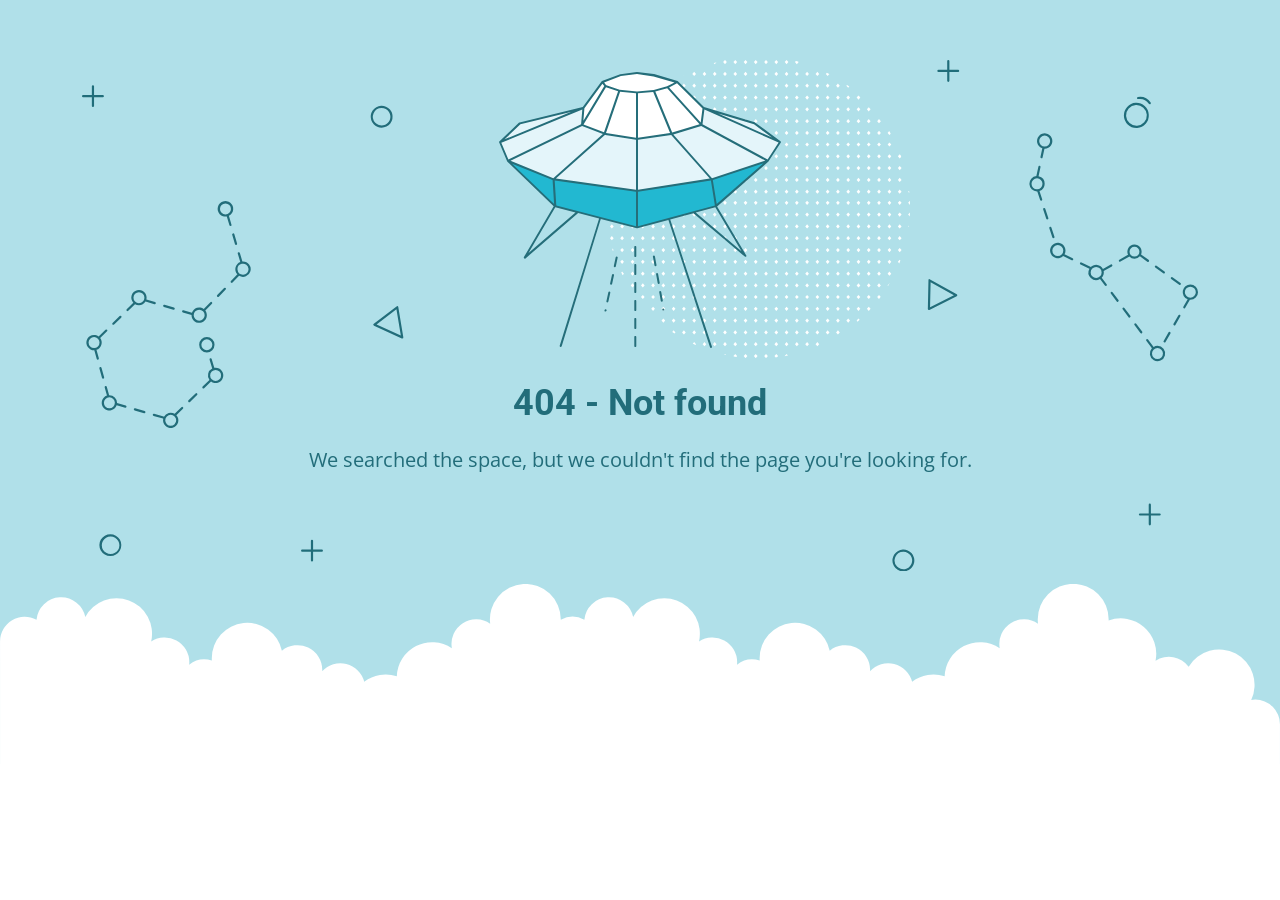
<file: blog-2.html>
<!DOCTYPE html>
<html lang="en">
<head>
    <meta charset="utf-8" />
    <meta name="viewport" content="width=device-width, initial-scale=1.0">
    <meta http-equiv="cache-control" content="no-store,max-age=0" />
    <meta name="robots" content="noindex" />
    <title>404 - Not found</title>
    <link href="https://fonts.googleapis.com/css?family=Open+Sans:400,700%7CRoboto:400,700" rel="stylesheet">
<style>
    * {
        box-sizing: border-box;
        -moz-box-sizing: border-box;
        -webkit-tap-highlight-color: transparent;
    }
    body {
        margin: 0;
        padding: 0;
        height: 100%;
        -webkit-text-size-adjust: 100%;
    }
    .fit-wide {
        position: relative;
        overflow: hidden;
        max-width: 1240px;
        margin: 0 auto;
        padding-top: 60px;
        padding-bottom: 60px;
        padding-left: 20px;
        padding-right: 20px;
    }
    .background-wrap { position: relative; }
    .background-wrap.cloud-blue { background-color: #b0e0e9; }
    .background-wrap.white { background-color: #fff; }
    .title { 
        position: relative; 
        text-align: center;
        margin: 20px auto 10px;
    }
    .title--regular { font-family: 'Roboto', Arial, sans-serif; }
    .title--size-large { font-size: 36px; line-height: 46px; }
    .title--size-semimedium { font-size: 20px; line-height: 28px; }
    .title--weight-normal { font-weight: 400; }
    .title--weight-bold { font-weight: 700; }
    .title--subtitle { 
        padding-bottom: 40px; 
        font-family: 'Open Sans', Arial ,sans-serif; 
        text-align: center;
    }
    .error h1,
    .error p { color: #226d7a; }
    .error--bg__cover {
        position: absolute;
        left: 0;
        right: 0;
        width: 90%;
        margin: 0 auto;
    }
    .error--shape__clouds svg {
        display: block;
    }
    .abstract-half-dot--circle {
        z-index: 0;
        position: absolute;
        left: 15em;
        right: 0;
        width: 300px;
        height: 300px;
        margin: 0 auto;
    }
    .icon-graphic {
        z-index: 1;
        position: relative;
        width: 300px;
        height: 300px;
        margin: 0 auto;
    }
    @media screen and (max-width: 767px) {
        .error--bg__cover { display: none; }
        .abstract-half-dot--circle { left: 0; }
    }
</style>
</head>
<body>
    <div id="container">
        <section class="error content background-wrap cloud-blue">
            <div class="fit-wide">
                <div class="error--bg__cover">
                    <svg id="acce7670-904f-4f8c-b867-68138c2f8c06" data-name="Layer 1" xmlns="http://www.w3.org/2000/svg" viewBox="0 0 1019 467"><title>404_bg</title><path d="M962.794,62.029a11.471,11.471,0,0,1-.656-22.923h0a11.471,11.471,0,0,1,1.327,22.9C963.24,62.023,963.017,62.029,962.794,62.029ZM962.253,41.1a9.47,9.47,0,1,0,10,8.906,9.481,9.481,0,0,0-10-8.906Z" fill="#1e6d7a"/><path d="M974.934,40.4a1,1,0,0,1-.836-.45,10.049,10.049,0,0,0-9.688-4.276A1,1,0,0,1,964.1,33.7a11.952,11.952,0,0,1,11.67,5.153,1,1,0,0,1-.834,1.549Z" fill="#1e6d7a"/><path d="M273.605,61.8a9.971,9.971,0,0,1-7.251-3.106h0a10.012,10.012,0,1,1,7.251,3.106Zm0-17.991a8,8,0,0,0-5.8,13.507h0a8,8,0,1,0,5.8-13.507Z" fill="#226d7a"/><path d="M26.007,453q-.131,0-.261,0a10.019,10.019,0,1,1,.261,0ZM26,435a8.042,8.042,0,1,0,.208,0C26.134,435,26.064,435,26,435Z" fill="#226d7a"/><path d="M750.007,467q-.13,0-.261,0a9.933,9.933,0,0,1-6.994-3.108h0a10,10,0,1,1,7.255,3.11Zm-.013-18a8,8,0,0,0-5.793,13.511h0a8,8,0,1,0,6-13.509C750.134,449,750.063,449,749.994,449Z" fill="#226d7a"/><path d="M292.416,254.312a1.013,1.013,0,0,1-.417-.09L266.634,242.6a1,1,0,0,1-.191-1.7L287.2,225a1,1,0,0,1,1.594.629l4.607,27.516a1,1,0,0,1-.986,1.165Zm-23.437-12.835,22.139,10.141L287.1,227.6Z" fill="#226d7a"/><path d="M773.316,228.33a1,1,0,0,1-1-1.022l.571-26.14a1,1,0,0,1,1.487-.851l24.356,13.607a1,1,0,0,1-.038,1.767l-24.926,12.532A1.006,1.006,0,0,1,773.316,228.33Zm1.535-25.456-.5,22.815,21.756-10.938Z" fill="#226d7a"/><path d="M136.509,150.348l-2.39-8.09a7.115,7.115,0,1,0-1.9.629l2.372,8.028a1,1,0,0,0,.959.717,1,1,0,0,0,.959-1.284ZM126,136a5,5,0,1,1,5,5A5.006,5.006,0,0,1,126,136Z" fill="#226d7a"/><path d="M137.141,159.545l2.55,8.632a1,1,0,0,0,.959.717,1.037,1.037,0,0,0,.284-.041,1,1,0,0,0,.675-1.243l-2.55-8.631a1,1,0,0,0-1.918.566Z" fill="#226d7a"/><path d="M129.751,208.226l-6.265,6.461a1,1,0,0,0,1.436,1.393l6.265-6.461a1,1,0,0,0-1.436-1.393Z" fill="#226d7a"/><path d="M92.076,230.463l7.936,2.293c0,.082-.012.162-.012.244a7,7,0,1,0,12.587-4.2l6.07-6.259a1,1,0,1,0-1.436-1.393l-6.052,6.242a6.978,6.978,0,0,0-10.8,3.386l-7.737-2.235a1,1,0,0,0-.555,1.922ZM107,228a5,5,0,1,1-5,5A5.006,5.006,0,0,1,107,228Z" fill="#226d7a"/><path d="M74.783,225.467l8.647,2.5a.989.989,0,0,0,.278.04,1,1,0,0,0,.276-1.962l-8.646-2.5a1,1,0,0,0-.555,1.922Z" fill="#226d7a"/><path d="M28.617,241.8a1,1,0,0,0,.7-.282l6.461-6.266a1,1,0,0,0-1.393-1.436l-6.461,6.266a1,1,0,0,0,.7,1.718Z" fill="#226d7a"/><path d="M19.257,291.006a1,1,0,0,0,.964-1.269L17.8,281.069a1,1,0,0,0-1.927.537l2.419,8.668A1,1,0,0,0,19.257,291.006Z" fill="#226d7a"/><path d="M13.216,264.635a6.979,6.979,0,0,0,3.394-10.8l6.242-6.052a1,1,0,1,0-1.393-1.435L15.2,252.413A7,7,0,1,0,11,265c.08,0,.158-.009.237-.012l2.219,7.95a1,1,0,0,0,1.927-.538ZM6,258a5,5,0,1,1,5,5A5.006,5.006,0,0,1,6,258Z" fill="#226d7a"/><path d="M39.924,315.537l-7.936-2.293c0-.082.012-.162.012-.244a7.008,7.008,0,0,0-7-7c-.08,0-.158.009-.237.012l-2.123-7.606a1,1,0,0,0-1.927.537l2.072,7.422a7,7,0,1,0,8.847,8.859l7.737,2.235a1.025,1.025,0,0,0,.278.039,1,1,0,0,0,.277-1.961ZM25,318a5,5,0,1,1,5-5A5.006,5.006,0,0,1,25,318Z" fill="#226d7a"/><path d="M57.217,320.532l-8.647-2.5a1,1,0,1,0-.554,1.922l8.646,2.5a1.03,1.03,0,0,0,.278.039,1,1,0,0,0,.277-1.961Z" fill="#226d7a"/><path d="M90.765,317.017,84.592,323a6.975,6.975,0,0,0-9.76,2.693.984.984,0,0,0-.323-.168l-8.646-2.5a1,1,0,0,0-.554,1.922l8.646,2.5a1,1,0,0,0,.216.031,7,7,0,1,0,11.98-3.2l6.006-5.825a1,1,0,1,0-1.392-1.435ZM81,334a5,5,0,1,1,5-5A5.006,5.006,0,0,1,81,334Z" fill="#226d7a"/><path d="M103.687,304.486l-6.461,6.266a1,1,0,0,0,1.393,1.436l6.461-6.266a1,1,0,0,0-1.393-1.436Z" fill="#226d7a"/><path d="M147,184c-.182,0-.361.014-.54.027l-2.3-7.786a1,1,0,1,0-1.918.567l2.263,7.66a6.977,6.977,0,0,0-2.643,11.269l-5.845,6.028a1,1,0,1,0,1.436,1.392L143.419,197A7,7,0,1,0,147,184Zm0,12a4.995,4.995,0,0,1-1.121-9.863,1.033,1.033,0,0,0,.155-.022c.015,0,.025-.016.04-.021A5,5,0,1,1,147,196Z" fill="#226d7a"/><path d="M52,224a7,7,0,0,0,5.984-3.386l8.153,2.356a1.025,1.025,0,0,0,.278.039,1,1,0,0,0,.276-1.961l-7.924-2.29a7,7,0,1,0-11.918,2.965l-6.006,5.824a1,1,0,1,0,1.392,1.436L48.408,223A6.952,6.952,0,0,0,52,224Zm0-12a5,5,0,1,1-5,5A5.006,5.006,0,0,1,52,212Z" fill="#226d7a"/><path d="M122,281a6.984,6.984,0,0,0-1.218.113l-2.362-8.03a1,1,0,0,0-1.919.564l2.381,8.1a6.972,6.972,0,0,0-2.492,10.427l-6.242,6.052a1,1,0,0,0,1.393,1.435l6.259-6.069A7,7,0,1,0,122,281Zm0,12a5,5,0,1,1,5-5A5.006,5.006,0,0,1,122,293Z" fill="#226d7a"/><path d="M121,260a7,7,0,1,0-7,7A7.008,7.008,0,0,0,121,260Zm-12,0a5,5,0,1,1,5,5A5.006,5.006,0,0,1,109,260Z" fill="#226d7a"/><path d="M886.983,162.773a1,1,0,0,0,.951-1.311l-2.8-8.555a1,1,0,0,0-1.9.621l2.8,8.555A1,1,0,0,0,886.983,162.773Z" fill="#226d7a"/><path d="M879.544,135.8a1,1,0,1,0-1.9.621l2.795,8.555a1,1,0,0,0,.951.69,1,1,0,0,0,.95-1.311Z" fill="#226d7a"/><path d="M904.543,181l-7.442-3.582a7.032,7.032,0,1,0-1.252,1.616l7.827,3.768a.981.981,0,0,0,.432.1,1,1,0,0,0,.435-1.9ZM891,179a5,5,0,1,1,5-5A5.006,5.006,0,0,1,891,179Z" fill="#226d7a"/><path d="M956.292,179.469a6.477,6.477,0,0,0,9.659-.268l6.739,4.9a1,1,0,1,0,1.176-1.617L967,177.492a6.5,6.5,0,1,0-11.811.4,1.064,1.064,0,0,0-.121.039l-7.852,4.4a1,1,0,0,0,.976,1.745l7.853-4.4A.985.985,0,0,0,956.292,179.469ZM961,170.5a4.5,4.5,0,1,1-4.5,4.5A4.505,4.505,0,0,1,961,170.5Z" fill="#226d7a"/><path d="M987.248,194.689a1,1,0,1,0,1.176-1.617l-7.278-5.294a1,1,0,0,0-1.176,1.618Z" fill="#226d7a"/><path d="M995.7,198.366a1,1,0,0,0-1.176,1.617l7.28,5.293a.986.986,0,0,0,.587.192,1,1,0,0,0,.588-1.809Z" fill="#226d7a"/><path d="M1002.5,232.72a1,1,0,0,0-1.366.365l-4.5,7.793a1,1,0,1,0,1.732,1l4.5-7.792A1,1,0,0,0,1002.5,232.72Z" fill="#226d7a"/><path d="M993.49,248.305a1,1,0,0,0-1.366.366l-4.5,7.793a1,1,0,0,0,1.733,1l4.5-7.793A1,1,0,0,0,993.49,248.305Z" fill="#226d7a"/><path d="M951.8,226.4a1,1,0,0,0-1.6,1.2l5.4,7.2a1,1,0,1,0,1.6-1.2Z" fill="#226d7a"/><path d="M962.6,240.8A1,1,0,0,0,961,242l5.4,7.2A1,1,0,0,0,968,248Z" fill="#226d7a"/><path d="M931.091,198.789a6.943,6.943,0,0,0,1.777-6.129l7.473-4.185a1,1,0,1,0-.977-1.745l-7.172,4.016a6.988,6.988,0,0,0-11.127-1.7.981.981,0,0,0-.3-.23l-8.11-3.9a1,1,0,1,0-.867,1.8l8.1,3.9a6.988,6.988,0,0,0,9.645,9.428L934,206a1,1,0,0,0,1.6-1.2ZM921,194a5,5,0,1,1,5,5A5.006,5.006,0,0,1,921,194Z" fill="#226d7a"/><path d="M941,212a1,1,0,0,0-1.6,1.2l5.4,7.2a1,1,0,1,0,1.6-1.2Z" fill="#226d7a"/><path d="M876.837,80.654l-1.7,7.937a1,1,0,0,0,.767,1.187,1.029,1.029,0,0,0,.211.022,1,1,0,0,0,.977-.79l1.718-8.02c.064,0,.126.01.19.01a7.013,7.013,0,1,0-2.163-.346ZM879,69a5,5,0,1,1-5,5A5.006,5.006,0,0,1,879,69Z" fill="#226d7a"/><path d="M879,113a7.012,7.012,0,0,0-5.58-6.855l1.786-8.335a1,1,0,0,0-1.955-.419L871.4,106.03A7,7,0,0,0,872,120c.091,0,.18-.01.271-.014l2.576,7.879a1,1,0,0,0,.95.69.985.985,0,0,0,.31-.05,1,1,0,0,0,.64-1.261l-2.492-7.624A7.007,7.007,0,0,0,879,113Zm-7,5a5,5,0,1,1,5-5A5.006,5.006,0,0,1,872,118Z" fill="#226d7a"/><path d="M1012,205a7,7,0,0,0-2.469,13.542l-3.9,6.75a1,1,0,1,0,1.732,1l4.227-7.314c.136.008.271.021.41.021a7,7,0,0,0,0-14Zm0,12a5,5,0,1,1,5-5A5.006,5.006,0,0,1,1012,217Z" fill="#226d7a"/><path d="M982,261a6.941,6.941,0,0,0-3.527.964L973.4,255.2a1,1,0,1,0-1.6,1.2l5.109,6.812A6.99,6.99,0,1,0,982,261Zm0,12a5,5,0,1,1,5-5A5.006,5.006,0,0,1,982,273Z" fill="#226d7a"/><path d="M19,32H11V24a1,1,0,0,0-2,0v8H1a1,1,0,0,0,0,2H9v8a1,1,0,0,0,2,0V34h8a1,1,0,0,0,0-2Z" fill="#206d7a"/><path d="M219,447h-8v-8a1,1,0,0,0-2,0v8h-8a1,1,0,0,0,0,2h8v8a1,1,0,0,0,2,0v-8h8a1,1,0,0,0,0-2Z" fill="#206d7a"/><path d="M984,414h-8v-8a1,1,0,0,0-2,0v8h-8a1,1,0,0,0,0,2h8v8a1,1,0,0,0,2,0v-8h8a1,1,0,0,0,0-2Z" fill="#206d7a"/><path d="M800,9h-8V1a1,1,0,0,0-2,0V9h-8a1,1,0,0,0,0,2h8v8a1,1,0,0,0,2,0V11h8a1,1,0,0,0,0-2Z" fill="#206d7a"/></svg>
                </div>
                <div>
                    <div class="abstract-half-dot--circle">
                        <svg id="a57f7293-9654-4013-9c82-7cad22fc3689" data-name="Layer 1" xmlns="http://www.w3.org/2000/svg" viewBox="0 0 300 298.181"><title>circle_dots</title><polygon points="145.742 133.848 147.581 131.734 145.742 129.621 143.904 131.734 145.742 133.848" fill="#fff"/><polygon points="145.742 122.041 147.581 119.928 145.742 117.814 143.904 119.928 145.742 122.041" fill="#fff"/><polygon points="145.742 110.235 147.581 108.122 145.742 106.008 143.904 108.122 145.742 110.235" fill="#fff"/><polygon points="145.742 98.429 147.581 96.316 145.742 94.202 143.904 96.316 145.742 98.429" fill="#fff"/><polygon points="145.742 86.624 147.581 84.51 145.742 82.396 143.904 84.51 145.742 86.624" fill="#fff"/><polygon points="156.015 129.621 154.177 131.734 156.015 133.848 157.854 131.734 156.015 129.621" fill="#fff"/><polygon points="156.015 117.814 154.177 119.928 156.015 122.041 157.854 119.928 156.015 117.814" fill="#fff"/><polygon points="156.015 106.008 154.177 108.122 156.015 110.235 157.854 108.122 156.015 106.008" fill="#fff"/><polygon points="156.015 94.202 154.177 96.316 156.015 98.429 157.854 96.316 156.015 94.202" fill="#fff"/><polygon points="156.015 82.396 154.177 84.51 156.015 86.624 157.854 84.51 156.015 82.396" fill="#fff"/><polygon points="166.288 129.621 164.45 131.734 166.288 133.848 168.13 131.734 166.288 129.621" fill="#fff"/><polygon points="166.288 117.814 164.45 119.928 166.288 122.041 168.13 119.928 166.288 117.814" fill="#fff"/><polygon points="166.288 106.008 164.45 108.122 166.288 110.235 168.13 108.122 166.288 106.008" fill="#fff"/><polygon points="166.288 94.202 164.45 96.316 166.288 98.429 168.13 96.316 166.288 94.202" fill="#fff"/><polygon points="168.128 84.51 166.288 82.396 164.45 84.51 166.288 86.624 168.128 84.51" fill="#fff"/><polygon points="176.563 129.621 174.724 131.734 176.563 133.848 178.401 131.734 176.563 129.621" fill="#fff"/><polygon points="176.563 117.814 174.724 119.928 176.563 122.041 178.401 119.928 176.563 117.814" fill="#fff"/><polygon points="176.563 106.008 174.724 108.122 176.563 110.235 178.401 108.122 176.563 106.008" fill="#fff"/><polygon points="176.563 94.202 174.724 96.316 176.563 98.429 178.401 96.316 176.563 94.202" fill="#fff"/><polygon points="176.563 82.396 174.724 84.51 176.563 86.624 178.401 84.51 176.563 82.396" fill="#fff"/><polygon points="186.835 129.621 184.997 131.734 186.835 133.848 188.674 131.734 186.835 129.621" fill="#fff"/><polygon points="186.835 117.814 184.997 119.928 186.835 122.041 188.674 119.928 186.835 117.814" fill="#fff"/><polygon points="186.835 106.008 184.997 108.122 186.835 110.235 188.674 108.122 186.835 106.008" fill="#fff"/><polygon points="186.835 94.202 184.997 96.316 186.835 98.429 188.674 96.316 186.835 94.202" fill="#fff"/><polygon points="186.835 82.396 184.997 84.51 186.835 86.624 188.674 84.51 186.835 82.396" fill="#fff"/><polygon points="197.11 129.621 195.268 131.734 197.11 133.848 198.948 131.734 197.11 129.621" fill="#fff"/><polygon points="197.11 117.814 195.268 119.928 197.11 122.041 198.948 119.928 197.11 117.814" fill="#fff"/><polygon points="197.11 106.008 195.268 108.122 197.11 110.235 198.948 108.122 197.11 106.008" fill="#fff"/><polygon points="197.11 94.202 195.268 96.316 197.11 98.429 198.948 96.316 197.11 94.202" fill="#fff"/><polygon points="197.11 82.396 195.27 84.51 197.11 86.624 198.948 84.51 197.11 82.396" fill="#fff"/><polygon points="207.383 129.621 205.545 131.734 207.383 133.848 209.221 131.734 207.383 129.621" fill="#fff"/><polygon points="207.383 117.814 205.545 119.928 207.383 122.041 209.221 119.928 207.383 117.814" fill="#fff"/><polygon points="207.383 106.008 205.545 108.122 207.383 110.235 209.221 108.122 207.383 106.008" fill="#fff"/><polygon points="207.383 94.202 205.545 96.316 207.383 98.429 209.221 96.316 207.383 94.202" fill="#fff"/><polygon points="207.383 82.396 205.545 84.51 207.383 86.624 209.221 84.51 207.383 82.396" fill="#fff"/><polygon points="217.656 129.621 215.817 131.734 217.656 133.848 219.497 131.734 217.656 129.621" fill="#fff"/><polygon points="217.656 117.814 215.817 119.928 217.656 122.041 219.497 119.928 217.656 117.814" fill="#fff"/><polygon points="217.656 106.008 215.817 108.122 217.656 110.235 219.497 108.122 217.656 106.008" fill="#fff"/><polygon points="217.656 94.202 215.817 96.316 217.656 98.429 219.497 96.316 217.656 94.202" fill="#fff"/><polygon points="219.496 84.51 217.656 82.396 215.817 84.51 217.656 86.624 219.496 84.51" fill="#fff"/><polygon points="227.93 129.621 226.092 131.734 227.93 133.848 229.769 131.734 227.93 129.621" fill="#fff"/><polygon points="227.93 117.814 226.092 119.928 227.93 122.041 229.769 119.928 227.93 117.814" fill="#fff"/><polygon points="227.93 106.008 226.092 108.122 227.93 110.235 229.769 108.122 227.93 106.008" fill="#fff"/><polygon points="227.93 94.202 226.092 96.316 227.93 98.429 229.769 96.316 227.93 94.202" fill="#fff"/><polygon points="227.93 82.396 226.092 84.51 227.93 86.624 229.769 84.51 227.93 82.396" fill="#fff"/><polygon points="238.203 129.621 236.365 131.734 238.203 133.848 240.042 131.734 238.203 129.621" fill="#fff"/><polygon points="238.203 117.814 236.365 119.928 238.203 122.041 240.042 119.928 238.203 117.814" fill="#fff"/><polygon points="238.203 106.008 236.365 108.122 238.203 110.235 240.042 108.122 238.203 106.008" fill="#fff"/><polygon points="238.203 94.202 236.365 96.316 238.203 98.429 240.042 96.316 238.203 94.202" fill="#fff"/><polygon points="238.203 82.396 236.365 84.51 238.203 86.624 240.042 84.51 238.203 82.396" fill="#fff"/><polygon points="248.478 133.848 250.316 131.734 248.478 129.621 246.636 131.734 248.478 133.848" fill="#fff"/><polygon points="248.478 122.041 250.316 119.928 248.478 117.814 246.636 119.928 248.478 122.041" fill="#fff"/><polygon points="248.478 110.235 250.316 108.122 248.478 106.008 246.636 108.122 248.478 110.235" fill="#fff"/><polygon points="248.478 98.429 250.316 96.316 248.478 94.202 246.636 96.316 248.478 98.429" fill="#fff"/><polygon points="246.638 84.51 248.478 86.624 250.316 84.51 248.478 82.396 246.638 84.51" fill="#fff"/><polygon points="258.751 129.621 256.912 131.734 258.751 133.848 260.589 131.734 258.751 129.621" fill="#fff"/><polygon points="258.751 117.814 256.912 119.928 258.751 122.041 260.589 119.928 258.751 117.814" fill="#fff"/><polygon points="258.751 106.008 256.912 108.122 258.751 110.235 260.589 108.122 258.751 106.008" fill="#fff"/><polygon points="258.751 94.202 256.912 96.316 258.751 98.429 260.589 96.316 258.751 94.202" fill="#fff"/><polygon points="258.751 82.396 256.912 84.51 258.751 86.624 260.589 84.51 258.751 82.396" fill="#fff"/><polygon points="269.023 129.621 267.185 131.734 269.023 133.848 270.865 131.734 269.023 129.621" fill="#fff"/><polygon points="269.023 117.814 267.185 119.928 269.023 122.041 270.865 119.928 269.023 117.814" fill="#fff"/><polygon points="269.023 106.008 267.185 108.122 269.023 110.235 270.865 108.122 269.023 106.008" fill="#fff"/><polygon points="269.023 94.202 267.185 96.316 269.023 98.429 270.865 96.316 269.023 94.202" fill="#fff"/><polygon points="270.863 84.51 269.023 82.396 267.185 84.51 269.023 86.624 270.863 84.51" fill="#fff"/><polygon points="145.742 75.064 147.581 72.95 145.742 70.837 143.904 72.95 145.742 75.064" fill="#fff"/><polygon points="145.742 63.258 147.581 61.144 145.742 59.031 143.904 61.144 145.742 63.258" fill="#fff"/><polygon points="145.742 51.452 147.581 49.338 145.742 47.225 143.904 49.338 145.742 51.452" fill="#fff"/><polygon points="145.742 39.646 147.581 37.532 145.742 35.419 143.904 37.532 145.742 39.646" fill="#fff"/><polygon points="145.742 27.84 147.581 25.726 145.742 23.612 143.904 25.726 145.742 27.84" fill="#fff"/><polygon points="147.581 13.92 145.742 11.806 143.904 13.92 145.742 16.033 147.581 13.92" fill="#fff"/><polygon points="143.904 2.114 145.742 4.227 147.581 2.114 145.742 0 143.904 2.114" fill="#fff"/><polygon points="156.015 70.837 154.177 72.95 156.015 75.064 157.854 72.95 156.015 70.837" fill="#fff"/><polygon points="156.015 59.031 154.177 61.144 156.015 63.258 157.854 61.144 156.015 59.031" fill="#fff"/><polygon points="156.015 47.225 154.177 49.338 156.015 51.452 157.854 49.338 156.015 47.225" fill="#fff"/><polygon points="156.015 35.419 154.177 37.532 156.015 39.646 157.854 37.532 156.015 35.419" fill="#fff"/><polygon points="156.015 23.612 154.177 25.726 156.015 27.84 157.854 25.726 156.015 23.612" fill="#fff"/><polygon points="156.015 11.806 154.177 13.92 156.015 16.033 157.854 13.92 156.015 11.806" fill="#fff"/><polygon points="156.015 0 154.177 2.114 156.015 4.227 157.854 2.114 156.015 0" fill="#fff"/><polygon points="166.288 70.837 164.45 72.95 166.288 75.064 168.13 72.95 166.288 70.837" fill="#fff"/><polygon points="166.288 59.031 164.45 61.144 166.288 63.258 168.13 61.144 166.288 59.031" fill="#fff"/><polygon points="166.288 47.225 164.45 49.338 166.288 51.452 168.13 49.338 166.288 47.225" fill="#fff"/><polygon points="166.288 35.419 164.45 37.532 166.288 39.646 168.13 37.532 166.288 35.419" fill="#fff"/><polygon points="166.288 23.612 164.45 25.726 166.288 27.84 168.13 25.726 166.288 23.612" fill="#fff"/><polygon points="166.288 11.806 164.45 13.92 166.288 16.033 168.13 13.92 166.288 11.806" fill="#fff"/><polygon points="166.288 0 164.45 2.114 166.288 4.227 168.13 2.114 166.288 0" fill="#fff"/><polygon points="176.563 70.837 174.724 72.95 176.563 75.064 178.401 72.95 176.563 70.837" fill="#fff"/><polygon points="176.563 59.031 174.724 61.144 176.563 63.258 178.401 61.144 176.563 59.031" fill="#fff"/><polygon points="176.563 47.225 174.724 49.338 176.563 51.452 178.401 49.338 176.563 47.225" fill="#fff"/><polygon points="176.563 35.419 174.724 37.532 176.563 39.646 178.401 37.532 176.563 35.419" fill="#fff"/><polygon points="176.563 23.612 174.724 25.726 176.563 27.84 178.401 25.726 176.563 23.612" fill="#fff"/><polygon points="176.563 11.806 174.724 13.92 176.563 16.033 178.401 13.92 176.563 11.806" fill="#fff"/><polygon points="176.563 0 174.724 2.114 176.563 4.227 178.401 2.114 176.563 0" fill="#fff"/><polygon points="186.835 70.837 184.997 72.95 186.835 75.064 188.674 72.95 186.835 70.837" fill="#fff"/><polygon points="186.835 59.031 184.997 61.144 186.835 63.258 188.674 61.144 186.835 59.031" fill="#fff"/><polygon points="186.835 47.225 184.997 49.338 186.835 51.452 188.674 49.338 186.835 47.225" fill="#fff"/><polygon points="186.835 35.419 184.997 37.532 186.835 39.646 188.674 37.532 186.835 35.419" fill="#fff"/><polygon points="186.835 23.612 184.997 25.726 186.835 27.84 188.674 25.726 186.835 23.612" fill="#fff"/><polygon points="186.835 11.806 184.997 13.92 186.835 16.033 188.674 13.92 186.835 11.806" fill="#fff"/><path d="M186.835,4.227l1.839-2.113-.31-.356c-.826-.225-1.651-.45-2.483-.661L185,2.114Z" fill="#fff"/><polygon points="197.11 70.837 195.268 72.95 197.11 75.064 198.948 72.95 197.11 70.837" fill="#fff"/><polygon points="197.11 59.031 195.268 61.144 197.11 63.258 198.948 61.144 197.11 59.031" fill="#fff"/><polygon points="197.11 47.225 195.268 49.338 197.11 51.452 198.948 49.338 197.11 47.225" fill="#fff"/><polygon points="197.11 35.419 195.268 37.532 197.11 39.646 198.948 37.532 197.11 35.419" fill="#fff"/><polygon points="197.11 23.612 195.268 25.726 197.11 27.84 198.948 25.726 197.11 23.612" fill="#fff"/><polygon points="197.11 11.806 195.268 13.92 197.11 16.033 198.948 13.92 197.11 11.806" fill="#fff"/><polygon points="207.383 70.837 205.545 72.95 207.383 75.064 209.221 72.95 207.383 70.837" fill="#fff"/><polygon points="207.383 59.031 205.545 61.144 207.383 63.258 209.221 61.144 207.383 59.031" fill="#fff"/><polygon points="207.383 47.225 205.545 49.338 207.383 51.452 209.221 49.338 207.383 47.225" fill="#fff"/><polygon points="207.383 35.419 205.545 37.532 207.383 39.646 209.221 37.532 207.383 35.419" fill="#fff"/><polygon points="207.383 23.612 205.545 25.726 207.383 27.84 209.221 25.726 207.383 23.612" fill="#fff"/><polygon points="207.383 11.806 205.545 13.92 207.383 16.033 209.221 13.92 207.383 11.806" fill="#fff"/><polygon points="217.656 70.837 215.817 72.95 217.656 75.064 219.497 72.95 217.656 70.837" fill="#fff"/><polygon points="217.656 59.031 215.817 61.144 217.656 63.258 219.497 61.144 217.656 59.031" fill="#fff"/><polygon points="217.656 47.225 215.817 49.338 217.656 51.452 219.497 49.338 217.656 47.225" fill="#fff"/><polygon points="217.656 35.419 215.817 37.532 217.656 39.646 219.497 37.532 217.656 35.419" fill="#fff"/><polygon points="217.656 23.612 215.817 25.726 217.656 27.84 219.497 25.726 217.656 23.612" fill="#fff"/><path d="M217.656,16.033l1.753-2.011c-.842-.445-1.685-.887-2.535-1.317l-1.057,1.215Z" fill="#fff"/><polygon points="227.93 70.837 226.092 72.95 227.93 75.064 229.769 72.95 227.93 70.837" fill="#fff"/><polygon points="227.93 59.031 226.092 61.144 227.93 63.258 229.769 61.144 227.93 59.031" fill="#fff"/><polygon points="227.93 47.225 226.092 49.338 227.93 51.452 229.769 49.338 227.93 47.225" fill="#fff"/><polygon points="227.93 35.419 226.092 37.532 227.93 39.646 229.769 37.532 227.93 35.419" fill="#fff"/><polygon points="227.93 23.612 226.092 25.726 227.93 27.84 229.769 25.726 227.93 23.612" fill="#fff"/><polygon points="238.203 70.837 236.365 72.95 238.203 75.064 240.042 72.95 238.203 70.837" fill="#fff"/><polygon points="238.203 59.031 236.365 61.144 238.203 63.258 240.042 61.144 238.203 59.031" fill="#fff"/><polygon points="238.203 47.225 236.365 49.338 238.203 51.452 240.042 49.338 238.203 47.225" fill="#fff"/><polygon points="238.203 35.419 236.365 37.532 238.203 39.646 240.042 37.532 238.203 35.419" fill="#fff"/><path d="M236.365,25.726,238.2,27.84l1.084-1.246c-.744-.555-1.5-1.1-2.25-1.641Z" fill="#fff"/><polygon points="248.478 75.064 250.316 72.95 248.478 70.837 246.636 72.95 248.478 75.064" fill="#fff"/><polygon points="248.478 63.258 250.316 61.144 248.478 59.031 246.636 61.144 248.478 63.258" fill="#fff"/><polygon points="250.316 49.338 248.478 47.225 246.636 49.338 248.478 51.452 250.316 49.338" fill="#fff"/><polygon points="246.636 37.532 248.478 39.646 250.316 37.532 248.478 35.419 246.636 37.532" fill="#fff"/><polygon points="258.751 70.837 256.912 72.95 258.751 75.064 260.589 72.95 258.751 70.837" fill="#fff"/><polygon points="258.751 59.031 256.912 61.144 258.751 63.258 260.589 61.144 258.751 59.031" fill="#fff"/><polygon points="258.751 47.225 256.912 49.338 258.751 51.452 260.589 49.338 258.751 47.225" fill="#fff"/><polygon points="269.023 70.837 267.185 72.95 269.023 75.064 270.865 72.95 269.023 70.837" fill="#fff"/><polygon points="269.023 59.031 267.185 61.144 269.023 63.258 270.865 61.144 269.023 59.031" fill="#fff"/><polygon points="279.445 129.621 277.607 131.734 279.445 133.848 281.284 131.734 279.445 129.621" fill="#fff"/><polygon points="279.445 117.814 277.607 119.928 279.445 122.041 281.284 119.928 279.445 117.814" fill="#fff"/><polygon points="279.445 106.008 277.607 108.122 279.445 110.235 281.284 108.122 279.445 106.008" fill="#fff"/><polygon points="279.445 94.202 277.607 96.316 279.445 98.429 281.284 96.316 279.445 94.202" fill="#fff"/><polygon points="279.445 82.396 277.607 84.51 279.445 86.624 281.284 84.51 279.445 82.396" fill="#fff"/><polygon points="289.718 129.621 287.88 131.734 289.718 133.848 291.56 131.734 289.718 129.621" fill="#fff"/><polygon points="289.718 117.814 287.88 119.928 289.718 122.041 291.56 119.928 289.718 117.814" fill="#fff"/><polygon points="289.718 106.008 287.88 108.122 289.718 110.235 291.56 108.122 289.718 106.008" fill="#fff"/><path d="M287.88,96.316l1.838,2.113,1.515-1.739c-.151-.422-.3-.846-.451-1.267L289.718,94.2Z" fill="#fff"/><path d="M299.092,130.656l-.938,1.078,1.192,1.37Q299.229,131.877,299.092,130.656Z" fill="#fff"/><path d="M279.445,75.064l1.241-1.427q-.721-1.278-1.466-2.541l-1.613,1.854Z" fill="#fff"/><polygon points="1.838 129.621 0 131.734 1.838 133.848 3.677 131.734 1.838 129.621" fill="#fff"/><polygon points="1.838 117.814 0 119.928 1.838 122.041 3.677 119.928 1.838 117.814" fill="#fff"/><path d="M1.838,110.235l1.839-2.113-1.534-1.764q-.456,1.6-.876,3.22Z" fill="#fff"/><polygon points="12.113 129.621 10.271 131.734 12.113 133.848 13.951 131.734 12.113 129.621" fill="#fff"/><polygon points="12.113 117.814 10.271 119.928 12.113 122.041 13.951 119.928 12.113 117.814" fill="#fff"/><polygon points="12.113 106.008 10.271 108.122 12.113 110.235 13.951 108.122 12.113 106.008" fill="#fff"/><polygon points="12.113 94.202 10.271 96.316 12.113 98.429 13.951 96.316 12.113 94.202" fill="#fff"/><polygon points="12.113 82.396 10.273 84.51 12.113 86.624 13.951 84.51 12.113 82.396" fill="#fff"/><polygon points="22.533 129.621 20.695 131.734 22.533 133.848 24.371 131.734 22.533 129.621" fill="#fff"/><polygon points="22.533 117.814 20.695 119.928 22.533 122.041 24.371 119.928 22.533 117.814" fill="#fff"/><polygon points="22.533 106.008 20.695 108.122 22.533 110.235 24.371 108.122 22.533 106.008" fill="#fff"/><polygon points="22.533 94.202 20.695 96.316 22.533 98.429 24.371 96.316 22.533 94.202" fill="#fff"/><polygon points="22.533 82.396 20.695 84.51 22.533 86.624 24.371 84.51 22.533 82.396" fill="#fff"/><polygon points="32.808 129.621 30.966 131.734 32.808 133.848 34.646 131.734 32.808 129.621" fill="#fff"/><polygon points="32.808 117.814 30.966 119.928 32.808 122.041 34.646 119.928 32.808 117.814" fill="#fff"/><polygon points="32.808 106.008 30.966 108.122 32.808 110.235 34.646 108.122 32.808 106.008" fill="#fff"/><polygon points="32.808 94.202 30.966 96.316 32.808 98.429 34.646 96.316 32.808 94.202" fill="#fff"/><polygon points="32.808 82.396 30.968 84.51 32.808 86.624 34.646 84.51 32.808 82.396" fill="#fff"/><polygon points="43.08 129.621 41.242 131.734 43.08 133.848 44.919 131.734 43.08 129.621" fill="#fff"/><polygon points="43.08 117.814 41.242 119.928 43.08 122.041 44.919 119.928 43.08 117.814" fill="#fff"/><polygon points="43.08 106.008 41.242 108.122 43.08 110.235 44.919 108.122 43.08 106.008" fill="#fff"/><polygon points="43.08 94.202 41.242 96.316 43.08 98.429 44.919 96.316 43.08 94.202" fill="#fff"/><polygon points="43.08 82.396 41.242 84.51 43.08 86.624 44.919 84.51 43.08 82.396" fill="#fff"/><polygon points="53.353 129.621 51.515 131.734 53.353 133.848 55.195 131.734 53.353 129.621" fill="#fff"/><polygon points="53.353 117.814 51.515 119.928 53.353 122.041 55.195 119.928 53.353 117.814" fill="#fff"/><polygon points="53.353 106.008 51.515 108.122 53.353 110.235 55.195 108.122 53.353 106.008" fill="#fff"/><polygon points="53.353 94.202 51.515 96.316 53.353 98.429 55.195 96.316 53.353 94.202" fill="#fff"/><polygon points="55.193 84.51 53.353 82.396 51.515 84.51 53.353 86.624 55.193 84.51" fill="#fff"/><polygon points="63.628 129.621 61.789 131.734 63.628 133.848 65.466 131.734 63.628 129.621" fill="#fff"/><polygon points="63.628 117.814 61.789 119.928 63.628 122.041 65.466 119.928 63.628 117.814" fill="#fff"/><polygon points="63.628 106.008 61.789 108.122 63.628 110.235 65.466 108.122 63.628 106.008" fill="#fff"/><polygon points="63.628 94.202 61.789 96.316 63.628 98.429 65.466 96.316 63.628 94.202" fill="#fff"/><polygon points="63.628 82.396 61.789 84.51 63.628 86.624 65.466 84.51 63.628 82.396" fill="#fff"/><polygon points="73.901 129.621 72.062 131.734 73.901 133.848 75.739 131.734 73.901 129.621" fill="#fff"/><polygon points="73.901 117.814 72.062 119.928 73.901 122.041 75.739 119.928 73.901 117.814" fill="#fff"/><polygon points="73.901 106.008 72.062 108.122 73.901 110.235 75.739 108.122 73.901 106.008" fill="#fff"/><polygon points="73.901 94.202 72.062 96.316 73.901 98.429 75.739 96.316 73.901 94.202" fill="#fff"/><polygon points="73.901 82.396 72.062 84.51 73.901 86.624 75.739 84.51 73.901 82.396" fill="#fff"/><polygon points="84.174 129.621 82.335 131.734 84.174 133.848 86.015 131.734 84.174 129.621" fill="#fff"/><polygon points="84.174 117.814 82.335 119.928 84.174 122.041 86.015 119.928 84.174 117.814" fill="#fff"/><polygon points="84.174 106.008 82.335 108.122 84.174 110.235 86.015 108.122 84.174 106.008" fill="#fff"/><polygon points="84.174 94.202 82.335 96.316 84.174 98.429 86.015 96.316 84.174 94.202" fill="#fff"/><polygon points="86.014 84.51 84.174 82.396 82.335 84.51 84.174 86.624 86.014 84.51" fill="#fff"/><polygon points="94.448 129.621 92.61 131.734 94.448 133.848 96.286 131.734 94.448 129.621" fill="#fff"/><polygon points="94.448 117.814 92.61 119.928 94.448 122.041 96.286 119.928 94.448 117.814" fill="#fff"/><polygon points="94.448 106.008 92.61 108.122 94.448 110.235 96.286 108.122 94.448 106.008" fill="#fff"/><polygon points="94.448 94.202 92.61 96.316 94.448 98.429 96.286 96.316 94.448 94.202" fill="#fff"/><polygon points="94.448 82.396 92.61 84.51 94.448 86.624 96.286 84.51 94.448 82.396" fill="#fff"/><polygon points="104.721 129.621 102.883 131.734 104.721 133.848 106.559 131.734 104.721 129.621" fill="#fff"/><polygon points="104.721 117.814 102.883 119.928 104.721 122.041 106.559 119.928 104.721 117.814" fill="#fff"/><polygon points="104.721 106.008 102.883 108.122 104.721 110.235 106.559 108.122 104.721 106.008" fill="#fff"/><polygon points="104.721 94.202 102.883 96.316 104.721 98.429 106.559 96.316 104.721 94.202" fill="#fff"/><polygon points="104.721 82.396 102.883 84.51 104.721 86.624 106.559 84.51 104.721 82.396" fill="#fff"/><polygon points="114.996 129.621 113.154 131.734 114.996 133.848 116.834 131.734 114.996 129.621" fill="#fff"/><polygon points="114.996 117.814 113.154 119.928 114.996 122.041 116.834 119.928 114.996 117.814" fill="#fff"/><polygon points="114.996 106.008 113.154 108.122 114.996 110.235 116.834 108.122 114.996 106.008" fill="#fff"/><polygon points="114.996 94.202 113.154 96.316 114.996 98.429 116.834 96.316 114.996 94.202" fill="#fff"/><polygon points="114.996 82.396 113.156 84.51 114.996 86.624 116.834 84.51 114.996 82.396" fill="#fff"/><polygon points="125.268 133.848 127.107 131.734 125.268 129.621 123.43 131.734 125.268 133.848" fill="#fff"/><polygon points="125.268 122.041 127.107 119.928 125.268 117.814 123.43 119.928 125.268 122.041" fill="#fff"/><polygon points="125.268 110.235 127.107 108.122 125.268 106.008 123.43 108.122 125.268 110.235" fill="#fff"/><polygon points="125.268 98.429 127.107 96.316 125.268 94.202 123.43 96.316 125.268 98.429" fill="#fff"/><polygon points="125.268 86.624 127.107 84.51 125.268 82.396 123.43 84.51 125.268 86.624" fill="#fff"/><polygon points="135.541 133.848 137.383 131.734 135.541 129.621 133.703 131.734 135.541 133.848" fill="#fff"/><polygon points="135.541 122.041 137.383 119.928 135.541 117.814 133.703 119.928 135.541 122.041" fill="#fff"/><polygon points="135.541 110.235 137.383 108.122 135.541 106.008 133.703 108.122 135.541 110.235" fill="#fff"/><polygon points="135.541 98.429 137.383 96.316 135.541 94.202 133.703 96.316 135.541 98.429" fill="#fff"/><polygon points="135.541 86.624 137.381 84.51 135.541 82.396 133.703 84.51 135.541 86.624" fill="#fff"/><polygon points="22.533 70.837 20.695 72.95 22.533 75.064 24.371 72.95 22.533 70.837" fill="#fff"/><path d="M22.533,63.258l1.838-2.114-.387-.445c-.55.779-1.1,1.559-1.634,2.349Z" fill="#fff"/><polygon points="32.808 70.837 30.966 72.95 32.808 75.064 34.646 72.95 32.808 70.837" fill="#fff"/><polygon points="32.808 59.031 30.966 61.144 32.808 63.258 34.646 61.144 32.808 59.031" fill="#fff"/><path d="M32.808,51.452l1.838-2.114-.9-1.037c-.616.7-1.222,1.416-1.825,2.132Z" fill="#fff"/><polygon points="43.08 70.837 41.242 72.95 43.08 75.064 44.919 72.95 43.08 70.837" fill="#fff"/><polygon points="43.08 59.031 41.242 61.144 43.08 63.258 44.919 61.144 43.08 59.031" fill="#fff"/><polygon points="43.08 47.225 41.242 49.338 43.08 51.452 44.919 49.338 43.08 47.225" fill="#fff"/><path d="M43.08,39.646l1.839-2.114-.342-.393q-1.016.947-2.015,1.911Z" fill="#fff"/><polygon points="53.353 70.837 51.515 72.95 53.353 75.064 55.195 72.95 53.353 70.837" fill="#fff"/><polygon points="53.353 59.031 51.515 61.144 53.353 63.258 55.195 61.144 53.353 59.031" fill="#fff"/><polygon points="53.353 47.225 51.515 49.338 53.353 51.452 55.195 49.338 53.353 47.225" fill="#fff"/><polygon points="53.353 35.419 51.515 37.532 53.353 39.646 55.195 37.532 53.353 35.419" fill="#fff"/><polygon points="63.628 70.837 61.789 72.95 63.628 75.064 65.466 72.95 63.628 70.837" fill="#fff"/><polygon points="63.628 59.031 61.789 61.144 63.628 63.258 65.466 61.144 63.628 59.031" fill="#fff"/><polygon points="63.628 47.225 61.789 49.338 63.628 51.452 65.466 49.338 63.628 47.225" fill="#fff"/><polygon points="63.628 35.419 61.789 37.532 63.628 39.646 65.466 37.532 63.628 35.419" fill="#fff"/><polygon points="63.628 23.612 61.789 25.726 63.628 27.84 65.466 25.726 63.628 23.612" fill="#fff"/><polygon points="73.901 70.837 72.062 72.95 73.901 75.064 75.739 72.95 73.901 70.837" fill="#fff"/><polygon points="73.901 59.031 72.062 61.144 73.901 63.258 75.739 61.144 73.901 59.031" fill="#fff"/><polygon points="73.901 47.225 72.062 49.338 73.901 51.452 75.739 49.338 73.901 47.225" fill="#fff"/><polygon points="73.901 35.419 72.062 37.532 73.901 39.646 75.739 37.532 73.901 35.419" fill="#fff"/><polygon points="73.901 23.612 72.062 25.726 73.901 27.84 75.739 25.726 73.901 23.612" fill="#fff"/><path d="M73.9,16.033l.476-.547c-.214.119-.429.237-.642.357Z" fill="#fff"/><polygon points="84.174 70.837 82.335 72.95 84.174 75.064 86.015 72.95 84.174 70.837" fill="#fff"/><polygon points="84.174 59.031 82.335 61.144 84.174 63.258 86.015 61.144 84.174 59.031" fill="#fff"/><polygon points="84.174 47.225 82.335 49.338 84.174 51.452 86.015 49.338 84.174 47.225" fill="#fff"/><polygon points="84.174 35.419 82.335 37.532 84.174 39.646 86.015 37.532 84.174 35.419" fill="#fff"/><polygon points="84.174 23.612 82.335 25.726 84.174 27.84 86.015 25.726 84.174 23.612" fill="#fff"/><polygon points="84.174 11.806 82.335 13.92 84.174 16.033 86.015 13.92 84.174 11.806" fill="#fff"/><polygon points="94.448 70.837 92.61 72.95 94.448 75.064 96.286 72.95 94.448 70.837" fill="#fff"/><polygon points="94.448 59.031 92.61 61.144 94.448 63.258 96.286 61.144 94.448 59.031" fill="#fff"/><polygon points="94.448 47.225 92.61 49.338 94.448 51.452 96.286 49.338 94.448 47.225" fill="#fff"/><polygon points="94.448 35.419 92.61 37.532 94.448 39.646 96.286 37.532 94.448 35.419" fill="#fff"/><polygon points="94.448 23.612 92.61 25.726 94.448 27.84 96.286 25.726 94.448 23.612" fill="#fff"/><polygon points="94.448 11.806 92.61 13.92 94.448 16.033 96.286 13.92 94.448 11.806" fill="#fff"/><polygon points="104.721 70.837 102.883 72.95 104.721 75.064 106.559 72.95 104.721 70.837" fill="#fff"/><polygon points="104.721 59.031 102.883 61.144 104.721 63.258 106.559 61.144 104.721 59.031" fill="#fff"/><polygon points="104.721 47.225 102.883 49.338 104.721 51.452 106.559 49.338 104.721 47.225" fill="#fff"/><polygon points="104.721 35.419 102.883 37.532 104.721 39.646 106.559 37.532 104.721 35.419" fill="#fff"/><polygon points="104.721 23.612 102.883 25.726 104.721 27.84 106.559 25.726 104.721 23.612" fill="#fff"/><polygon points="104.721 11.806 102.883 13.92 104.721 16.033 106.559 13.92 104.721 11.806" fill="#fff"/><path d="M104.721,4.227l1.759-2.022c-.937.266-1.868.545-2.8.828Z" fill="#fff"/><polygon points="114.996 70.837 113.154 72.95 114.996 75.064 116.834 72.95 114.996 70.837" fill="#fff"/><polygon points="114.996 59.031 113.154 61.144 114.996 63.258 116.834 61.144 114.996 59.031" fill="#fff"/><polygon points="114.996 47.225 113.154 49.338 114.996 51.452 116.834 49.338 114.996 47.225" fill="#fff"/><polygon points="114.996 35.419 113.154 37.532 114.996 39.646 116.834 37.532 114.996 35.419" fill="#fff"/><polygon points="114.996 23.612 113.154 25.726 114.996 27.84 116.834 25.726 114.996 23.612" fill="#fff"/><polygon points="114.996 11.806 113.154 13.92 114.996 16.033 116.834 13.92 114.996 11.806" fill="#fff"/><path d="M113.154,2.114,115,4.227l1.838-2.113-1.8-2.066-.1.023Z" fill="#fff"/><polygon points="125.268 75.064 127.107 72.95 125.268 70.837 123.43 72.95 125.268 75.064" fill="#fff"/><polygon points="125.268 63.258 127.107 61.144 125.268 59.031 123.43 61.144 125.268 63.258" fill="#fff"/><polygon points="125.268 51.452 127.107 49.338 125.268 47.225 123.43 49.338 125.268 51.452" fill="#fff"/><polygon points="125.268 39.646 127.107 37.532 125.268 35.419 123.43 37.532 125.268 39.646" fill="#fff"/><polygon points="125.268 27.84 127.107 25.726 125.268 23.612 123.43 25.726 125.268 27.84" fill="#fff"/><polygon points="125.268 16.033 127.107 13.92 125.268 11.806 123.43 13.92 125.268 16.033" fill="#fff"/><polygon points="127.107 2.114 125.268 0 123.43 2.114 125.268 4.227 127.107 2.114" fill="#fff"/><polygon points="135.541 75.064 137.383 72.95 135.541 70.837 133.703 72.95 135.541 75.064" fill="#fff"/><polygon points="135.541 63.258 137.383 61.144 135.541 59.031 133.703 61.144 135.541 63.258" fill="#fff"/><polygon points="135.541 51.452 137.383 49.338 135.541 47.225 133.703 49.338 135.541 51.452" fill="#fff"/><polygon points="135.541 39.646 137.383 37.532 135.541 35.419 133.703 37.532 135.541 39.646" fill="#fff"/><polygon points="135.541 27.84 137.383 25.726 135.541 23.612 133.703 25.726 135.541 27.84" fill="#fff"/><polygon points="135.541 16.033 137.383 13.92 135.541 11.806 133.703 13.92 135.541 16.033" fill="#fff"/><polygon points="137.383 2.114 135.541 0 133.703 2.114 135.541 4.227 137.383 2.114" fill="#fff"/><polygon points="145.742 286.348 147.581 284.234 145.742 282.121 143.904 284.234 145.742 286.348" fill="#fff"/><polygon points="145.742 274.542 147.581 272.428 145.742 270.315 143.904 272.428 145.742 274.542" fill="#fff"/><polygon points="145.742 262.736 147.581 260.622 145.742 258.509 143.904 260.622 145.742 262.736" fill="#fff"/><polygon points="145.742 250.929 147.581 248.815 145.742 246.702 143.904 248.815 145.742 250.929" fill="#fff"/><polygon points="145.742 239.123 147.581 237.01 145.742 234.896 143.904 237.01 145.742 239.123" fill="#fff"/><polygon points="154.177 284.234 156.015 286.348 157.854 284.234 156.015 282.121 154.177 284.234" fill="#fff"/><polygon points="156.015 270.315 154.177 272.428 156.015 274.542 157.854 272.428 156.015 270.315" fill="#fff"/><polygon points="156.015 258.509 154.177 260.622 156.015 262.736 157.854 260.622 156.015 258.509" fill="#fff"/><polygon points="156.015 246.702 154.177 248.815 156.015 250.929 157.854 248.815 156.015 246.702" fill="#fff"/><polygon points="156.015 234.896 154.177 237.01 156.015 239.123 157.854 237.01 156.015 234.896" fill="#fff"/><polygon points="164.45 284.234 166.288 286.348 168.13 284.234 166.288 282.121 164.45 284.234" fill="#fff"/><polygon points="166.288 270.315 164.45 272.428 166.288 274.542 168.13 272.428 166.288 270.315" fill="#fff"/><polygon points="166.288 258.509 164.45 260.622 166.288 262.736 168.13 260.622 166.288 258.509" fill="#fff"/><polygon points="166.288 246.702 164.45 248.815 166.288 250.929 168.13 248.815 166.288 246.702" fill="#fff"/><polygon points="166.288 234.896 164.45 237.01 166.288 239.123 168.13 237.01 166.288 234.896" fill="#fff"/><polygon points="174.724 284.234 176.563 286.348 178.401 284.234 176.563 282.121 174.724 284.234" fill="#fff"/><polygon points="176.563 270.315 174.724 272.428 176.563 274.542 178.401 272.428 176.563 270.315" fill="#fff"/><polygon points="176.563 258.509 174.724 260.622 176.563 262.736 178.401 260.622 176.563 258.509" fill="#fff"/><polygon points="176.563 246.702 174.724 248.815 176.563 250.929 178.401 248.815 176.563 246.702" fill="#fff"/><polygon points="176.563 234.896 174.724 237.01 176.563 239.123 178.401 237.01 176.563 234.896" fill="#fff"/><polygon points="184.997 284.234 186.835 286.348 188.674 284.234 186.835 282.121 184.997 284.234" fill="#fff"/><polygon points="186.835 270.315 184.997 272.428 186.835 274.542 188.674 272.428 186.835 270.315" fill="#fff"/><polygon points="186.835 258.509 184.997 260.622 186.835 262.736 188.674 260.622 186.835 258.509" fill="#fff"/><polygon points="186.835 246.702 184.997 248.815 186.835 250.929 188.674 248.815 186.835 246.702" fill="#fff"/><polygon points="186.835 234.896 184.997 237.01 186.835 239.123 188.674 237.01 186.835 234.896" fill="#fff"/><polygon points="195.268 284.234 197.11 286.348 198.948 284.234 197.11 282.121 195.268 284.234" fill="#fff"/><polygon points="197.11 270.315 195.268 272.428 197.11 274.542 198.948 272.428 197.11 270.315" fill="#fff"/><polygon points="197.11 258.509 195.268 260.622 197.11 262.736 198.948 260.622 197.11 258.509" fill="#fff"/><polygon points="197.11 246.702 195.268 248.815 197.11 250.929 198.948 248.815 197.11 246.702" fill="#fff"/><polygon points="197.11 234.896 195.268 237.01 197.11 239.123 198.948 237.01 197.11 234.896" fill="#fff"/><polygon points="205.545 284.234 207.383 286.348 209.221 284.234 207.383 282.121 205.545 284.234" fill="#fff"/><polygon points="207.383 270.315 205.545 272.428 207.383 274.542 209.221 272.428 207.383 270.315" fill="#fff"/><polygon points="207.383 258.509 205.545 260.622 207.383 262.736 209.221 260.622 207.383 258.509" fill="#fff"/><polygon points="207.383 246.702 205.545 248.815 207.383 250.929 209.221 248.815 207.383 246.702" fill="#fff"/><polygon points="207.383 234.896 205.545 237.01 207.383 239.123 209.221 237.01 207.383 234.896" fill="#fff"/><polygon points="215.817 272.428 217.656 274.542 219.497 272.428 217.656 270.315 215.817 272.428" fill="#fff"/><polygon points="217.656 258.509 215.817 260.622 217.656 262.736 219.497 260.622 217.656 258.509" fill="#fff"/><polygon points="217.656 246.702 215.817 248.815 217.656 250.929 219.497 248.815 217.656 246.702" fill="#fff"/><polygon points="217.656 234.896 215.817 237.01 217.656 239.123 219.497 237.01 217.656 234.896" fill="#fff"/><polygon points="226.092 272.428 227.93 274.542 229.769 272.428 227.93 270.315 226.092 272.428" fill="#fff"/><polygon points="227.93 258.509 226.092 260.622 227.93 262.736 229.769 260.622 227.93 258.509" fill="#fff"/><polygon points="227.93 246.702 226.092 248.815 227.93 250.929 229.769 248.815 227.93 246.702" fill="#fff"/><polygon points="227.93 234.896 226.092 237.01 227.93 239.123 229.769 237.01 227.93 234.896" fill="#fff"/><polygon points="236.365 260.622 238.203 262.736 240.042 260.622 238.203 258.509 236.365 260.622" fill="#fff"/><polygon points="238.203 246.702 236.365 248.815 238.203 250.929 240.042 248.815 238.203 246.702" fill="#fff"/><polygon points="238.203 234.896 236.365 237.01 238.203 239.123 240.042 237.01 238.203 234.896" fill="#fff"/><path d="M248.478,258.509l-1.842,2.113.929,1.067c.7-.6,1.391-1.22,2.081-1.837Z" fill="#fff"/><polygon points="248.478 250.929 250.316 248.815 248.478 246.702 246.636 248.815 248.478 250.929" fill="#fff"/><polygon points="248.478 239.123 250.316 237.01 248.478 234.896 246.636 237.01 248.478 239.123" fill="#fff"/><polygon points="260.589 248.815 258.751 246.702 256.912 248.815 258.751 250.929 260.589 248.815" fill="#fff"/><polygon points="256.912 237.01 258.751 239.123 260.589 237.01 258.751 234.896 256.912 237.01" fill="#fff"/><path d="M269.023,234.9l-1.838,2.114,1.766,2.03q.864-1.126,1.707-2.268Z" fill="#fff"/><polygon points="145.742 227.565 147.581 225.451 145.742 223.337 143.904 225.451 145.742 227.565" fill="#fff"/><polygon points="145.742 215.759 147.581 213.645 145.742 211.531 143.904 213.645 145.742 215.759" fill="#fff"/><polygon points="145.742 203.952 147.581 201.838 145.742 199.725 143.904 201.838 145.742 203.952" fill="#fff"/><polygon points="145.742 192.146 147.581 190.032 145.742 187.919 143.904 190.032 145.742 192.146" fill="#fff"/><polygon points="145.742 180.34 147.581 178.226 145.742 176.113 143.904 178.226 145.742 180.34" fill="#fff"/><polygon points="145.742 168.534 147.581 166.42 145.742 164.307 143.904 166.42 145.742 168.534" fill="#fff"/><polygon points="145.742 156.727 147.581 154.614 145.742 152.5 143.904 154.614 145.742 156.727" fill="#fff"/><polygon points="145.742 144.921 147.581 142.808 145.742 140.694 143.904 142.808 145.742 144.921" fill="#fff"/><polygon points="156.015 223.337 154.177 225.451 156.015 227.565 157.854 225.451 156.015 223.337" fill="#fff"/><polygon points="156.015 211.531 154.177 213.645 156.015 215.759 157.854 213.645 156.015 211.531" fill="#fff"/><polygon points="156.015 199.725 154.177 201.838 156.015 203.952 157.854 201.838 156.015 199.725" fill="#fff"/><polygon points="156.015 187.919 154.177 190.032 156.015 192.146 157.854 190.032 156.015 187.919" fill="#fff"/><polygon points="156.015 176.113 154.177 178.226 156.015 180.34 157.854 178.226 156.015 176.113" fill="#fff"/><polygon points="156.015 164.307 154.177 166.42 156.015 168.534 157.854 166.42 156.015 164.307" fill="#fff"/><polygon points="156.015 152.5 154.177 154.614 156.015 156.727 157.854 154.614 156.015 152.5" fill="#fff"/><polygon points="156.015 140.694 154.177 142.808 156.015 144.921 157.854 142.808 156.015 140.694" fill="#fff"/><polygon points="168.128 225.451 166.288 223.337 164.45 225.451 166.288 227.565 168.128 225.451" fill="#fff"/><polygon points="166.288 211.531 164.45 213.645 166.288 215.759 168.13 213.645 166.288 211.531" fill="#fff"/><polygon points="166.288 199.725 164.45 201.838 166.288 203.952 168.13 201.838 166.288 199.725" fill="#fff"/><polygon points="166.288 187.919 164.45 190.032 166.288 192.146 168.13 190.032 166.288 187.919" fill="#fff"/><polygon points="166.288 176.113 164.45 178.226 166.288 180.34 168.13 178.226 166.288 176.113" fill="#fff"/><polygon points="166.288 164.307 164.45 166.42 166.288 168.534 168.13 166.42 166.288 164.307" fill="#fff"/><polygon points="166.288 152.5 164.45 154.614 166.288 156.727 168.13 154.614 166.288 152.5" fill="#fff"/><polygon points="166.288 140.694 164.45 142.808 166.288 144.921 168.13 142.808 166.288 140.694" fill="#fff"/><polygon points="176.563 223.337 174.724 225.451 176.563 227.565 178.401 225.451 176.563 223.337" fill="#fff"/><polygon points="176.563 211.531 174.724 213.645 176.563 215.759 178.401 213.645 176.563 211.531" fill="#fff"/><polygon points="176.563 199.725 174.724 201.838 176.563 203.952 178.401 201.838 176.563 199.725" fill="#fff"/><polygon points="176.563 187.919 174.724 190.032 176.563 192.146 178.401 190.032 176.563 187.919" fill="#fff"/><polygon points="176.563 176.113 174.724 178.226 176.563 180.34 178.401 178.226 176.563 176.113" fill="#fff"/><polygon points="176.563 164.307 174.724 166.42 176.563 168.534 178.401 166.42 176.563 164.307" fill="#fff"/><polygon points="176.563 152.5 174.724 154.614 176.563 156.727 178.401 154.614 176.563 152.5" fill="#fff"/><polygon points="176.563 140.694 174.724 142.808 176.563 144.921 178.401 142.808 176.563 140.694" fill="#fff"/><polygon points="186.835 223.337 184.997 225.451 186.835 227.565 188.674 225.451 186.835 223.337" fill="#fff"/><polygon points="186.835 211.531 184.997 213.645 186.835 215.759 188.674 213.645 186.835 211.531" fill="#fff"/><polygon points="186.835 199.725 184.997 201.838 186.835 203.952 188.674 201.838 186.835 199.725" fill="#fff"/><polygon points="186.835 187.919 184.997 190.032 186.835 192.146 188.674 190.032 186.835 187.919" fill="#fff"/><polygon points="186.835 176.113 184.997 178.226 186.835 180.34 188.674 178.226 186.835 176.113" fill="#fff"/><polygon points="186.835 164.307 184.997 166.42 186.835 168.534 188.674 166.42 186.835 164.307" fill="#fff"/><polygon points="186.835 152.5 184.997 154.614 186.835 156.727 188.674 154.614 186.835 152.5" fill="#fff"/><polygon points="186.835 140.694 184.997 142.808 186.835 144.921 188.674 142.808 186.835 140.694" fill="#fff"/><polygon points="197.11 223.337 195.27 225.451 197.11 227.565 198.948 225.451 197.11 223.337" fill="#fff"/><polygon points="197.11 211.531 195.268 213.645 197.11 215.759 198.948 213.645 197.11 211.531" fill="#fff"/><polygon points="197.11 199.725 195.268 201.838 197.11 203.952 198.948 201.838 197.11 199.725" fill="#fff"/><polygon points="197.11 187.919 195.268 190.032 197.11 192.146 198.948 190.032 197.11 187.919" fill="#fff"/><polygon points="197.11 176.113 195.268 178.226 197.11 180.34 198.948 178.226 197.11 176.113" fill="#fff"/><polygon points="197.11 164.307 195.268 166.42 197.11 168.534 198.948 166.42 197.11 164.307" fill="#fff"/><polygon points="197.11 152.5 195.268 154.614 197.11 156.727 198.948 154.614 197.11 152.5" fill="#fff"/><polygon points="197.11 140.694 195.268 142.808 197.11 144.921 198.948 142.808 197.11 140.694" fill="#fff"/><polygon points="207.383 223.337 205.545 225.451 207.383 227.565 209.221 225.451 207.383 223.337" fill="#fff"/><polygon points="207.383 211.531 205.545 213.645 207.383 215.759 209.221 213.645 207.383 211.531" fill="#fff"/><polygon points="207.383 199.725 205.545 201.838 207.383 203.952 209.221 201.838 207.383 199.725" fill="#fff"/><polygon points="207.383 187.919 205.545 190.032 207.383 192.146 209.221 190.032 207.383 187.919" fill="#fff"/><polygon points="207.383 176.113 205.545 178.226 207.383 180.34 209.221 178.226 207.383 176.113" fill="#fff"/><polygon points="207.383 164.307 205.545 166.42 207.383 168.534 209.221 166.42 207.383 164.307" fill="#fff"/><polygon points="207.383 152.5 205.545 154.614 207.383 156.727 209.221 154.614 207.383 152.5" fill="#fff"/><polygon points="207.383 140.694 205.545 142.808 207.383 144.921 209.221 142.808 207.383 140.694" fill="#fff"/><polygon points="219.496 225.451 217.656 223.337 215.817 225.451 217.656 227.565 219.496 225.451" fill="#fff"/><polygon points="217.656 211.531 215.817 213.645 217.656 215.759 219.497 213.645 217.656 211.531" fill="#fff"/><polygon points="217.656 199.725 215.817 201.838 217.656 203.952 219.497 201.838 217.656 199.725" fill="#fff"/><polygon points="217.656 187.919 215.817 190.032 217.656 192.146 219.497 190.032 217.656 187.919" fill="#fff"/><polygon points="217.656 176.113 215.817 178.226 217.656 180.34 219.497 178.226 217.656 176.113" fill="#fff"/><polygon points="217.656 164.307 215.817 166.42 217.656 168.534 219.497 166.42 217.656 164.307" fill="#fff"/><polygon points="217.656 152.5 215.817 154.614 217.656 156.727 219.497 154.614 217.656 152.5" fill="#fff"/><polygon points="217.656 140.694 215.817 142.808 217.656 144.921 219.497 142.808 217.656 140.694" fill="#fff"/><polygon points="227.93 223.337 226.092 225.451 227.93 227.565 229.769 225.451 227.93 223.337" fill="#fff"/><polygon points="227.93 211.531 226.092 213.645 227.93 215.759 229.769 213.645 227.93 211.531" fill="#fff"/><polygon points="227.93 199.725 226.092 201.838 227.93 203.952 229.769 201.838 227.93 199.725" fill="#fff"/><polygon points="227.93 187.919 226.092 190.032 227.93 192.146 229.769 190.032 227.93 187.919" fill="#fff"/><polygon points="227.93 176.113 226.092 178.226 227.93 180.34 229.769 178.226 227.93 176.113" fill="#fff"/><polygon points="227.93 164.307 226.092 166.42 227.93 168.534 229.769 166.42 227.93 164.307" fill="#fff"/><polygon points="227.93 152.5 226.092 154.614 227.93 156.727 229.769 154.614 227.93 152.5" fill="#fff"/><polygon points="227.93 140.694 226.092 142.808 227.93 144.921 229.769 142.808 227.93 140.694" fill="#fff"/><polygon points="238.203 223.337 236.365 225.451 238.203 227.565 240.042 225.451 238.203 223.337" fill="#fff"/><polygon points="238.203 211.531 236.365 213.645 238.203 215.759 240.042 213.645 238.203 211.531" fill="#fff"/><polygon points="238.203 199.725 236.365 201.838 238.203 203.952 240.042 201.838 238.203 199.725" fill="#fff"/><polygon points="238.203 187.919 236.365 190.032 238.203 192.146 240.042 190.032 238.203 187.919" fill="#fff"/><polygon points="238.203 176.113 236.365 178.226 238.203 180.34 240.042 178.226 238.203 176.113" fill="#fff"/><polygon points="238.203 164.307 236.365 166.42 238.203 168.534 240.042 166.42 238.203 164.307" fill="#fff"/><polygon points="238.203 152.5 236.365 154.614 238.203 156.727 240.042 154.614 238.203 152.5" fill="#fff"/><polygon points="238.203 140.694 236.365 142.808 238.203 144.921 240.042 142.808 238.203 140.694" fill="#fff"/><polygon points="246.638 225.451 248.478 227.565 250.316 225.451 248.478 223.337 246.638 225.451" fill="#fff"/><polygon points="248.478 215.759 250.316 213.645 248.478 211.531 246.636 213.645 248.478 215.759" fill="#fff"/><polygon points="248.478 203.952 250.316 201.838 248.478 199.725 246.636 201.838 248.478 203.952" fill="#fff"/><polygon points="248.478 192.146 250.316 190.032 248.478 187.919 246.636 190.032 248.478 192.146" fill="#fff"/><polygon points="248.478 180.34 250.316 178.226 248.478 176.113 246.636 178.226 248.478 180.34" fill="#fff"/><polygon points="248.478 168.534 250.316 166.42 248.478 164.307 246.636 166.42 248.478 168.534" fill="#fff"/><polygon points="248.478 156.727 250.316 154.614 248.478 152.5 246.636 154.614 248.478 156.727" fill="#fff"/><polygon points="248.478 144.921 250.316 142.808 248.478 140.694 246.636 142.808 248.478 144.921" fill="#fff"/><polygon points="258.751 223.337 256.912 225.451 258.751 227.565 260.589 225.451 258.751 223.337" fill="#fff"/><polygon points="258.751 211.531 256.912 213.645 258.751 215.759 260.589 213.645 258.751 211.531" fill="#fff"/><polygon points="258.751 199.725 256.912 201.838 258.751 203.952 260.589 201.838 258.751 199.725" fill="#fff"/><polygon points="258.751 187.919 256.912 190.032 258.751 192.146 260.589 190.032 258.751 187.919" fill="#fff"/><polygon points="258.751 176.113 256.912 178.226 258.751 180.34 260.589 178.226 258.751 176.113" fill="#fff"/><polygon points="258.751 164.307 256.912 166.42 258.751 168.534 260.589 166.42 258.751 164.307" fill="#fff"/><polygon points="258.751 152.5 256.912 154.614 258.751 156.727 260.589 154.614 258.751 152.5" fill="#fff"/><polygon points="258.751 140.694 256.912 142.808 258.751 144.921 260.589 142.808 258.751 140.694" fill="#fff"/><polygon points="267.185 225.451 269.023 227.565 270.863 225.451 269.023 223.337 267.185 225.451" fill="#fff"/><polygon points="269.023 211.531 267.185 213.645 269.023 215.759 270.865 213.645 269.023 211.531" fill="#fff"/><polygon points="269.023 199.725 267.185 201.838 269.023 203.952 270.865 201.838 269.023 199.725" fill="#fff"/><polygon points="269.023 187.919 267.185 190.032 269.023 192.146 270.865 190.032 269.023 187.919" fill="#fff"/><polygon points="269.023 176.113 267.185 178.226 269.023 180.34 270.865 178.226 269.023 176.113" fill="#fff"/><polygon points="269.023 164.307 267.185 166.42 269.023 168.534 270.865 166.42 269.023 164.307" fill="#fff"/><polygon points="269.023 152.5 267.185 154.614 269.023 156.727 270.865 154.614 269.023 152.5" fill="#fff"/><polygon points="269.023 140.694 267.185 142.808 269.023 144.921 270.865 142.808 269.023 140.694" fill="#fff"/><path d="M279.445,223.337l-1.838,2.114.384.442c.508-.83,1-1.669,1.5-2.51Z" fill="#fff"/><polygon points="277.607 213.645 279.445 215.759 281.284 213.645 279.445 211.531 277.607 213.645" fill="#fff"/><polygon points="279.445 199.725 277.607 201.838 279.445 203.952 281.284 201.838 279.445 199.725" fill="#fff"/><polygon points="279.445 187.919 277.607 190.032 279.445 192.146 281.284 190.032 279.445 187.919" fill="#fff"/><polygon points="279.445 176.113 277.607 178.226 279.445 180.34 281.284 178.226 279.445 176.113" fill="#fff"/><polygon points="279.445 164.307 277.607 166.42 279.445 168.534 281.284 166.42 279.445 164.307" fill="#fff"/><polygon points="279.445 152.5 277.607 154.614 279.445 156.727 281.284 154.614 279.445 152.5" fill="#fff"/><polygon points="279.445 140.694 277.607 142.808 279.445 144.921 281.284 142.808 279.445 140.694" fill="#fff"/><path d="M289.718,199.725l-1.838,2.113,1.385,1.593c.389-.969.764-1.946,1.134-2.925Z" fill="#fff"/><polygon points="287.88 190.032 289.718 192.146 291.56 190.032 289.718 187.919 287.88 190.032" fill="#fff"/><polygon points="289.718 176.113 287.88 178.226 289.718 180.34 291.56 178.226 289.718 176.113" fill="#fff"/><polygon points="289.718 164.307 287.88 166.42 289.718 168.534 291.56 166.42 289.718 164.307" fill="#fff"/><polygon points="289.718 152.5 287.88 154.614 289.718 156.727 291.56 154.614 289.718 152.5" fill="#fff"/><polygon points="289.718 140.694 287.88 142.808 289.718 144.921 291.56 142.808 289.718 140.694" fill="#fff"/><path d="M298.154,166.42l.6.691c.07-.534.131-1.071.195-1.606Z" fill="#fff"/><path d="M298.154,154.614l1.6,1.843q.114-1.94.18-3.893Z" fill="#fff"/><path d="M298.154,142.808l1.839,2.113.007-.008q-.035-2.051-.122-4.087Z" fill="#fff"/><path d="M2.024,188.133c.267.952.547,1.9.832,2.843l.821-.944Z" fill="#fff"/><polygon points="3.677 178.226 1.838 176.113 0 178.226 1.838 180.34 3.677 178.226" fill="#fff"/><polygon points="0 166.42 1.838 168.534 3.677 166.42 1.838 164.307 0 166.42" fill="#fff"/><polygon points="1.838 152.5 0 154.614 1.838 156.727 3.677 154.614 1.838 152.5" fill="#fff"/><polygon points="1.838 140.694 0 142.808 1.838 144.921 3.677 142.808 1.838 140.694" fill="#fff"/><path d="M12.113,211.531l-.883,1.014c.434.9.882,1.8,1.334,2.7l1.387-1.595Z" fill="#fff"/><polygon points="10.271 201.838 12.113 203.952 13.951 201.838 12.113 199.725 10.271 201.838" fill="#fff"/><polygon points="12.113 187.919 10.271 190.032 12.113 192.146 13.951 190.032 12.113 187.919" fill="#fff"/><polygon points="12.113 176.113 10.271 178.226 12.113 180.34 13.951 178.226 12.113 176.113" fill="#fff"/><polygon points="12.113 164.307 10.271 166.42 12.113 168.534 13.951 166.42 12.113 164.307" fill="#fff"/><polygon points="12.113 152.5 10.271 154.614 12.113 156.727 13.951 154.614 12.113 152.5" fill="#fff"/><polygon points="12.113 140.694 10.271 142.808 12.113 144.921 13.951 142.808 12.113 140.694" fill="#fff"/><polygon points="30.966 237.01 32.808 239.123 34.646 237.01 32.808 234.896 30.966 237.01" fill="#fff"/><polygon points="44.919 248.815 43.08 246.702 41.242 248.815 43.08 250.929 44.919 248.815" fill="#fff"/><polygon points="41.242 237.01 43.08 239.123 44.919 237.01 43.08 234.896 41.242 237.01" fill="#fff"/><polygon points="51.515 260.622 53.353 262.736 55.195 260.622 53.353 258.509 51.515 260.622" fill="#fff"/><polygon points="53.353 246.702 51.515 248.815 53.353 250.929 55.195 248.815 53.353 246.702" fill="#fff"/><polygon points="53.353 234.896 51.515 237.01 53.353 239.123 55.195 237.01 53.353 234.896" fill="#fff"/><path d="M63.628,270.315l-1.4,1.609q1.152.791,2.32,1.56l.918-1.056Z" fill="#fff"/><polygon points="61.789 260.622 63.628 262.736 65.466 260.622 63.628 258.509 61.789 260.622" fill="#fff"/><polygon points="63.628 246.702 61.789 248.815 63.628 250.929 65.466 248.815 63.628 246.702" fill="#fff"/><polygon points="63.628 234.896 61.789 237.01 63.628 239.123 65.466 237.01 63.628 234.896" fill="#fff"/><polygon points="72.062 272.428 73.901 274.542 75.739 272.428 73.901 270.315 72.062 272.428" fill="#fff"/><polygon points="73.901 258.509 72.062 260.622 73.901 262.736 75.739 260.622 73.901 258.509" fill="#fff"/><polygon points="73.901 246.702 72.062 248.815 73.901 250.929 75.739 248.815 73.901 246.702" fill="#fff"/><polygon points="73.901 234.896 72.062 237.01 73.901 239.123 75.739 237.01 73.901 234.896" fill="#fff"/><path d="M84.174,282.121l-1.428,1.641q1.3.621,2.62,1.217l.649-.745Z" fill="#fff"/><polygon points="82.335 272.428 84.174 274.542 86.015 272.428 84.174 270.315 82.335 272.428" fill="#fff"/><polygon points="84.174 258.509 82.335 260.622 84.174 262.736 86.015 260.622 84.174 258.509" fill="#fff"/><polygon points="84.174 246.702 82.335 248.815 84.174 250.929 86.015 248.815 84.174 246.702" fill="#fff"/><polygon points="84.174 234.896 82.335 237.01 84.174 239.123 86.015 237.01 84.174 234.896" fill="#fff"/><polygon points="92.61 284.234 94.448 286.348 96.286 284.234 94.448 282.121 92.61 284.234" fill="#fff"/><polygon points="94.448 270.315 92.61 272.428 94.448 274.542 96.286 272.428 94.448 270.315" fill="#fff"/><polygon points="94.448 258.509 92.61 260.622 94.448 262.736 96.286 260.622 94.448 258.509" fill="#fff"/><polygon points="94.448 246.702 92.61 248.815 94.448 250.929 96.286 248.815 94.448 246.702" fill="#fff"/><polygon points="94.448 234.896 92.61 237.01 94.448 239.123 96.286 237.01 94.448 234.896" fill="#fff"/><polygon points="102.883 284.234 104.721 286.348 106.559 284.234 104.721 282.121 102.883 284.234" fill="#fff"/><polygon points="104.721 270.315 102.883 272.428 104.721 274.542 106.559 272.428 104.721 270.315" fill="#fff"/><polygon points="104.721 258.509 102.883 260.622 104.721 262.736 106.559 260.622 104.721 258.509" fill="#fff"/><polygon points="104.721 246.702 102.883 248.815 104.721 250.929 106.559 248.815 104.721 246.702" fill="#fff"/><polygon points="104.721 234.896 102.883 237.01 104.721 239.123 106.559 237.01 104.721 234.896" fill="#fff"/><polygon points="113.154 284.234 114.996 286.348 116.834 284.234 114.996 282.121 113.154 284.234" fill="#fff"/><polygon points="114.996 270.315 113.154 272.428 114.996 274.542 116.834 272.428 114.996 270.315" fill="#fff"/><polygon points="114.996 258.509 113.154 260.622 114.996 262.736 116.834 260.622 114.996 258.509" fill="#fff"/><polygon points="114.996 246.702 113.154 248.815 114.996 250.929 116.834 248.815 114.996 246.702" fill="#fff"/><polygon points="114.996 234.896 113.154 237.01 114.996 239.123 116.834 237.01 114.996 234.896" fill="#fff"/><polygon points="125.268 286.348 127.107 284.234 125.268 282.121 123.43 284.234 125.268 286.348" fill="#fff"/><polygon points="125.268 274.542 127.107 272.428 125.268 270.315 123.43 272.428 125.268 274.542" fill="#fff"/><polygon points="125.268 262.736 127.107 260.622 125.268 258.509 123.43 260.622 125.268 262.736" fill="#fff"/><polygon points="125.268 250.929 127.107 248.815 125.268 246.702 123.43 248.815 125.268 250.929" fill="#fff"/><polygon points="125.268 239.123 127.107 237.01 125.268 234.896 123.43 237.01 125.268 239.123" fill="#fff"/><polygon points="135.541 286.348 137.383 284.234 135.541 282.121 133.703 284.234 135.541 286.348" fill="#fff"/><polygon points="135.541 274.542 137.383 272.428 135.541 270.315 133.703 272.428 135.541 274.542" fill="#fff"/><polygon points="135.541 262.736 137.383 260.622 135.541 258.509 133.703 260.622 135.541 262.736" fill="#fff"/><polygon points="135.541 250.929 137.383 248.815 135.541 246.702 133.703 248.815 135.541 250.929" fill="#fff"/><polygon points="135.541 239.123 137.383 237.01 135.541 234.896 133.703 237.01 135.541 239.123" fill="#fff"/><polygon points="20.695 225.451 22.533 227.565 24.371 225.451 22.533 223.337 20.695 225.451" fill="#fff"/><polygon points="22.533 211.531 20.695 213.645 22.533 215.759 24.371 213.645 22.533 211.531" fill="#fff"/><polygon points="22.533 199.725 20.695 201.838 22.533 203.952 24.371 201.838 22.533 199.725" fill="#fff"/><polygon points="22.533 187.919 20.695 190.032 22.533 192.146 24.371 190.032 22.533 187.919" fill="#fff"/><polygon points="22.533 176.113 20.695 178.226 22.533 180.34 24.371 178.226 22.533 176.113" fill="#fff"/><polygon points="22.533 164.307 20.695 166.42 22.533 168.534 24.371 166.42 22.533 164.307" fill="#fff"/><polygon points="22.533 152.5 20.695 154.614 22.533 156.727 24.371 154.614 22.533 152.5" fill="#fff"/><polygon points="22.533 140.694 20.695 142.808 22.533 144.921 24.371 142.808 22.533 140.694" fill="#fff"/><polygon points="32.808 223.337 30.968 225.451 32.808 227.565 34.646 225.451 32.808 223.337" fill="#fff"/><polygon points="32.808 211.531 30.966 213.645 32.808 215.759 34.646 213.645 32.808 211.531" fill="#fff"/><polygon points="32.808 199.725 30.966 201.838 32.808 203.952 34.646 201.838 32.808 199.725" fill="#fff"/><polygon points="32.808 187.919 30.966 190.032 32.808 192.146 34.646 190.032 32.808 187.919" fill="#fff"/><polygon points="32.808 176.113 30.966 178.226 32.808 180.34 34.646 178.226 32.808 176.113" fill="#fff"/><polygon points="32.808 164.307 30.966 166.42 32.808 168.534 34.646 166.42 32.808 164.307" fill="#fff"/><polygon points="32.808 152.5 30.966 154.614 32.808 156.727 34.646 154.614 32.808 152.5" fill="#fff"/><polygon points="32.808 140.694 30.966 142.808 32.808 144.921 34.646 142.808 32.808 140.694" fill="#fff"/><polygon points="43.08 223.337 41.242 225.451 43.08 227.565 44.919 225.451 43.08 223.337" fill="#fff"/><polygon points="43.08 211.531 41.242 213.645 43.08 215.759 44.919 213.645 43.08 211.531" fill="#fff"/><polygon points="43.08 199.725 41.242 201.838 43.08 203.952 44.919 201.838 43.08 199.725" fill="#fff"/><polygon points="43.08 187.919 41.242 190.032 43.08 192.146 44.919 190.032 43.08 187.919" fill="#fff"/><polygon points="43.08 176.113 41.242 178.226 43.08 180.34 44.919 178.226 43.08 176.113" fill="#fff"/><polygon points="43.08 164.307 41.242 166.42 43.08 168.534 44.919 166.42 43.08 164.307" fill="#fff"/><polygon points="43.08 152.5 41.242 154.614 43.08 156.727 44.919 154.614 43.08 152.5" fill="#fff"/><polygon points="43.08 140.694 41.242 142.808 43.08 144.921 44.919 142.808 43.08 140.694" fill="#fff"/><polygon points="55.193 225.451 53.353 223.337 51.515 225.451 53.353 227.565 55.193 225.451" fill="#fff"/><polygon points="53.353 211.531 51.515 213.645 53.353 215.759 55.195 213.645 53.353 211.531" fill="#fff"/><polygon points="53.353 199.725 51.515 201.838 53.353 203.952 55.195 201.838 53.353 199.725" fill="#fff"/><polygon points="53.353 187.919 51.515 190.032 53.353 192.146 55.195 190.032 53.353 187.919" fill="#fff"/><polygon points="53.353 176.113 51.515 178.226 53.353 180.34 55.195 178.226 53.353 176.113" fill="#fff"/><polygon points="53.353 164.307 51.515 166.42 53.353 168.534 55.195 166.42 53.353 164.307" fill="#fff"/><polygon points="53.353 152.5 51.515 154.614 53.353 156.727 55.195 154.614 53.353 152.5" fill="#fff"/><polygon points="53.353 140.694 51.515 142.808 53.353 144.921 55.195 142.808 53.353 140.694" fill="#fff"/><polygon points="63.628 223.337 61.789 225.451 63.628 227.565 65.466 225.451 63.628 223.337" fill="#fff"/><polygon points="63.628 211.531 61.789 213.645 63.628 215.759 65.466 213.645 63.628 211.531" fill="#fff"/><polygon points="63.628 199.725 61.789 201.838 63.628 203.952 65.466 201.838 63.628 199.725" fill="#fff"/><polygon points="63.628 187.919 61.789 190.032 63.628 192.146 65.466 190.032 63.628 187.919" fill="#fff"/><polygon points="63.628 176.113 61.789 178.226 63.628 180.34 65.466 178.226 63.628 176.113" fill="#fff"/><polygon points="63.628 164.307 61.789 166.42 63.628 168.534 65.466 166.42 63.628 164.307" fill="#fff"/><polygon points="63.628 152.5 61.789 154.614 63.628 156.727 65.466 154.614 63.628 152.5" fill="#fff"/><polygon points="63.628 140.694 61.789 142.808 63.628 144.921 65.466 142.808 63.628 140.694" fill="#fff"/><polygon points="73.901 223.337 72.062 225.451 73.901 227.565 75.739 225.451 73.901 223.337" fill="#fff"/><polygon points="73.901 211.531 72.062 213.645 73.901 215.759 75.739 213.645 73.901 211.531" fill="#fff"/><polygon points="73.901 199.725 72.062 201.838 73.901 203.952 75.739 201.838 73.901 199.725" fill="#fff"/><polygon points="73.901 187.919 72.062 190.032 73.901 192.146 75.739 190.032 73.901 187.919" fill="#fff"/><polygon points="73.901 176.113 72.062 178.226 73.901 180.34 75.739 178.226 73.901 176.113" fill="#fff"/><polygon points="73.901 164.307 72.062 166.42 73.901 168.534 75.739 166.42 73.901 164.307" fill="#fff"/><polygon points="73.901 152.5 72.062 154.614 73.901 156.727 75.739 154.614 73.901 152.5" fill="#fff"/><polygon points="73.901 140.694 72.062 142.808 73.901 144.921 75.739 142.808 73.901 140.694" fill="#fff"/><polygon points="86.014 225.451 84.174 223.337 82.335 225.451 84.174 227.565 86.014 225.451" fill="#fff"/><polygon points="84.174 211.531 82.335 213.645 84.174 215.759 86.015 213.645 84.174 211.531" fill="#fff"/><polygon points="84.174 199.725 82.335 201.838 84.174 203.952 86.015 201.838 84.174 199.725" fill="#fff"/><polygon points="84.174 187.919 82.335 190.032 84.174 192.146 86.015 190.032 84.174 187.919" fill="#fff"/><polygon points="84.174 176.113 82.335 178.226 84.174 180.34 86.015 178.226 84.174 176.113" fill="#fff"/><polygon points="84.174 164.307 82.335 166.42 84.174 168.534 86.015 166.42 84.174 164.307" fill="#fff"/><polygon points="84.174 152.5 82.335 154.614 84.174 156.727 86.015 154.614 84.174 152.5" fill="#fff"/><polygon points="84.174 140.694 82.335 142.808 84.174 144.921 86.015 142.808 84.174 140.694" fill="#fff"/><polygon points="94.448 223.337 92.61 225.451 94.448 227.565 96.286 225.451 94.448 223.337" fill="#fff"/><polygon points="94.448 211.531 92.61 213.645 94.448 215.759 96.286 213.645 94.448 211.531" fill="#fff"/><polygon points="94.448 199.725 92.61 201.838 94.448 203.952 96.286 201.838 94.448 199.725" fill="#fff"/><polygon points="94.448 187.919 92.61 190.032 94.448 192.146 96.286 190.032 94.448 187.919" fill="#fff"/><polygon points="94.448 176.113 92.61 178.226 94.448 180.34 96.286 178.226 94.448 176.113" fill="#fff"/><polygon points="94.448 164.307 92.61 166.42 94.448 168.534 96.286 166.42 94.448 164.307" fill="#fff"/><polygon points="94.448 152.5 92.61 154.614 94.448 156.727 96.286 154.614 94.448 152.5" fill="#fff"/><polygon points="94.448 140.694 92.61 142.808 94.448 144.921 96.286 142.808 94.448 140.694" fill="#fff"/><polygon points="104.721 223.337 102.883 225.451 104.721 227.565 106.559 225.451 104.721 223.337" fill="#fff"/><polygon points="104.721 211.531 102.883 213.645 104.721 215.759 106.559 213.645 104.721 211.531" fill="#fff"/><polygon points="104.721 199.725 102.883 201.838 104.721 203.952 106.559 201.838 104.721 199.725" fill="#fff"/><polygon points="104.721 187.919 102.883 190.032 104.721 192.146 106.559 190.032 104.721 187.919" fill="#fff"/><polygon points="104.721 176.113 102.883 178.226 104.721 180.34 106.559 178.226 104.721 176.113" fill="#fff"/><polygon points="104.721 164.307 102.883 166.42 104.721 168.534 106.559 166.42 104.721 164.307" fill="#fff"/><polygon points="104.721 152.5 102.883 154.614 104.721 156.727 106.559 154.614 104.721 152.5" fill="#fff"/><polygon points="104.721 140.694 102.883 142.808 104.721 144.921 106.559 142.808 104.721 140.694" fill="#fff"/><polygon points="114.996 223.337 113.156 225.451 114.996 227.565 116.834 225.451 114.996 223.337" fill="#fff"/><polygon points="114.996 211.531 113.154 213.645 114.996 215.759 116.834 213.645 114.996 211.531" fill="#fff"/><polygon points="114.996 199.725 113.154 201.838 114.996 203.952 116.834 201.838 114.996 199.725" fill="#fff"/><polygon points="114.996 187.919 113.154 190.032 114.996 192.146 116.834 190.032 114.996 187.919" fill="#fff"/><polygon points="114.996 176.113 113.154 178.226 114.996 180.34 116.834 178.226 114.996 176.113" fill="#fff"/><polygon points="114.996 164.307 113.154 166.42 114.996 168.534 116.834 166.42 114.996 164.307" fill="#fff"/><polygon points="114.996 152.5 113.154 154.614 114.996 156.727 116.834 154.614 114.996 152.5" fill="#fff"/><polygon points="114.996 140.694 113.154 142.808 114.996 144.921 116.834 142.808 114.996 140.694" fill="#fff"/><polygon points="125.268 227.565 127.107 225.451 125.268 223.337 123.43 225.451 125.268 227.565" fill="#fff"/><polygon points="125.268 215.759 127.107 213.645 125.268 211.531 123.43 213.645 125.268 215.759" fill="#fff"/><polygon points="125.268 203.952 127.107 201.838 125.268 199.725 123.43 201.838 125.268 203.952" fill="#fff"/><polygon points="125.268 192.146 127.107 190.032 125.268 187.919 123.43 190.032 125.268 192.146" fill="#fff"/><polygon points="125.268 180.34 127.107 178.226 125.268 176.113 123.43 178.226 125.268 180.34" fill="#fff"/><polygon points="125.268 168.534 127.107 166.42 125.268 164.307 123.43 166.42 125.268 168.534" fill="#fff"/><polygon points="125.268 156.727 127.107 154.614 125.268 152.5 123.43 154.614 125.268 156.727" fill="#fff"/><polygon points="125.268 144.921 127.107 142.808 125.268 140.694 123.43 142.808 125.268 144.921" fill="#fff"/><polygon points="135.541 227.565 137.381 225.451 135.541 223.337 133.703 225.451 135.541 227.565" fill="#fff"/><polygon points="135.541 215.759 137.383 213.645 135.541 211.531 133.703 213.645 135.541 215.759" fill="#fff"/><polygon points="135.541 203.952 137.383 201.838 135.541 199.725 133.703 201.838 135.541 203.952" fill="#fff"/><polygon points="135.541 192.146 137.383 190.032 135.541 187.919 133.703 190.032 135.541 192.146" fill="#fff"/><polygon points="135.541 180.34 137.383 178.226 135.541 176.113 133.703 178.226 135.541 180.34" fill="#fff"/><polygon points="135.541 168.534 137.383 166.42 135.541 164.307 133.703 166.42 135.541 168.534" fill="#fff"/><polygon points="135.541 156.727 137.383 154.614 135.541 152.5 133.703 154.614 135.541 156.727" fill="#fff"/><polygon points="135.541 144.921 137.383 142.808 135.541 140.694 133.703 142.808 135.541 144.921" fill="#fff"/><polygon points="145.742 298.181 147.581 296.068 145.742 293.955 143.904 296.068 145.742 298.181" fill="#fff"/><polygon points="157.854 296.068 156.015 293.955 154.177 296.068 156.015 298.181 157.854 296.068" fill="#fff"/><path d="M166.288,293.955l-1.838,2.113,1.255,1.443c.432-.049.865-.094,1.295-.147l1.13-1.3Z" fill="#fff"/><path d="M176.563,293.955l-1.839,2.113.113.13c1.058-.186,2.11-.387,3.159-.595Z" fill="#fff"/><path d="M115,293.955l-.67.768c.547.125,1.1.239,1.649.357Z" fill="#fff"/><path d="M125.268,293.955l-1.838,2.113.431.5q1.239.2,2.486.379l.76-.874Z" fill="#fff"/><path d="M135.541,293.955l-1.838,2.113,1.65,1.9.35.031,1.68-1.928Z" fill="#fff"/></svg>
                    </div>
                    <div class="icon-graphic">
                        <svg version="1.1" id="b234513d-0f22-4529-9071-6c8a40ad7de0"
                             xmlns="http://www.w3.org/2000/svg" xmlns:xlink="http://www.w3.org/1999/xlink" x="0px" y="0px" viewBox="0 0 300 300"
                             style="enable-background:new 0 0 300 300;" xml:space="preserve">
                        <style type="text/css">
                            .st0{fill:#22B8D1;}
                            .st1{fill:#E4F5FA;}
                            .st2{fill:#FFFFFF;}
                            .st3{fill:#256E7A;}
                        </style>
                        <title>404_graphic</title>
                        <polygon class="st0" points="64.9,146.1 17.8,100.8 63.6,119.3 147,130.9 221.7,119.3 277.9,100.8 226,146.1 147,167.5 "/>
                        <polygon class="st1" points="115.4,25.9 129.4,30.6 147,32.4 163.8,31.1 177.5,27.2 187.2,22 163.8,15.2 147,13 130.6,15.2 
                            112.4,22 "/>
                        <polygon class="st1" points="93.4,48 29.9,63.4 10,82.2 17.8,100.8 63.6,119.3 147,130.9 221.7,119.3 277.9,100.8 290,82.2 
                            264.5,63.4 213.5,48 211.4,64.9 181.5,73.9 147,78.9 115.4,73.9 92.1,64.9 "/>
                        <polygon class="st2" points="147,13 130.6,15.2 112.4,22 93.4,48 92.1,64.9 115.4,73.9 147,78.9 181.5,73.9 211.4,64.9 213.5,48 
                            187.2,22 163.8,15.6 "/>
                        <path class="st3" d="M290.9,82.5c0-0.1,0.1-0.2,0-0.4c0-0.1,0-0.1,0-0.2s0-0.1-0.1-0.2c0-0.1-0.1-0.1-0.1-0.2s-0.1-0.1-0.1-0.1
                            s0,0-0.1-0.1L265,62.4c-0.1-0.1-0.2-0.1-0.3-0.2L214,47.1l-26.1-25.8c0,0-0.1,0-0.1-0.1c0,0-0.1,0-0.1-0.1c-0.1,0-0.1-0.1-0.2-0.1
                            l0,0l-23.4-6.9c-0.1,0-0.1,0-0.2,0L147.1,12c-0.1,0-0.2,0-0.3,0l-16.4,2.2c-0.1,0-0.2,0-0.2,0.1L112,21.1c-0.1,0.1-0.2,0.1-0.3,0.2
                            c0,0,0,0-0.1,0.1s0,0-0.1,0.1L92.8,47.1L29.6,62.4c-0.2,0-0.3,0.1-0.5,0.2L9.3,81.5l0,0c0,0,0,0,0,0.1c-0.1,0.1-0.1,0.1-0.2,0.2v0.1
                            c0,0.1,0,0.2,0,0.2v0.1c0,0.1,0,0.2,0.1,0.3l0,0l0,0l0,0l7.8,18.6l0,0c0,0.1,0.1,0.2,0.2,0.3c0,0,0,0,0,0.1l0,0l46.5,44.7
                            l-29.8,50.9c-0.3,0.5-0.1,1.1,0.4,1.4c0.4,0.2,0.8,0.2,1.2-0.1l52.4-45.1c0.1-0.1,0.1-0.1,0.2-0.2l21,5.5L69.7,285.7
                            c-0.2,0.5,0.1,1.1,0.7,1.2l0,0c0.1,0,0.2,0,0.3,0c0.4,0,0.8-0.3,1-0.7l39.1-127.3l36,9.4c0.1,0,0.2,0,0.3,0s0.2,0,0.3,0l31-8.4
                            L220,287.3c0.2,0.5,0.7,0.8,1.3,0.6c0.5-0.2,0.8-0.7,0.6-1.3l-41.7-127.1l23.2-6.3l0,0l51.4,43.4c0.4,0.4,1.1,0.3,1.4-0.1
                            c0.3-0.3,0.3-0.8,0.1-1.1l-29.2-49l51.4-44.9l0,0l0.1-0.1c0,0,0,0,0-0.1l12.1-18.6c0,0,0,0,0-0.1C290.7,82.6,290.7,82.5,290.9,82.5
                            C290.9,82.6,290.9,82.6,290.9,82.5z M148,166.2v-34.4l72.9-11.3l4,24.9L148,166.2z M66.3,145.4l-1.6-24.9l81.3,11.3v34.4L66.3,145.4
                            z M112.4,23.7l1.9,2.4L93.4,60.7l1-12.4L112.4,23.7z M128.1,31.3l-14.1,41l-20.5-7.9L116,27.2L128.1,31.3z M163.2,32.1l16.9,41
                            L148,77.7V33.3L163.2,32.1z M187,23.3l25.5,25.1l-1.8,14.2l-31.6-35.1L187,23.3z M115.1,74.8c0.1,0,0.1,0,0.2,0.1l30.7,4.8v50.1
                            l-80.1-11.2L115.1,74.8L115.1,74.8z M148,79.7l33.2-4.8l38.6,43.6L148,129.8V79.7z M92.1,66l20.8,8.1l-49.6,44.1l-42.8-17.4L92.1,66
                            z M222,118.2l-38.7-43.7l27.9-8.5l64.1,34.6L222,118.2z M177.2,28.3l32.4,36l-27.4,8.3l-16.9-41L177.2,28.3z M146,77.7L116,73
                            l14.1-41.3l15.9,1.6V77.7z M91.1,64.2L18.4,99.6l-7.1-16.8l81-33.3L91.1,64.2z M62.6,120l1.5,24l-42-40.3L62.6,120z M277.6,99.5
                            l-65.1-35.2l1.9-14.9l74.2,33.2L277.6,99.5z M282,77.6l-53.8-24.1L264,64.3L282,77.6z M147,14l16.6,2.6l20.9,5.8l-7.4,3.9L163.8,30
                            c-0.1,0-0.2,0-0.3,0.1l-16.4,1.3H147h-0.1l-17.3-1.7l-13.3-4.5l-0.1-0.1c-0.1,0-0.1-0.1-0.2-0.1l-1.9-2.5l16.8-6.4L147,14z
                             M30.4,64.3l50.3-12.2L14.6,79.3L30.4,64.3z M38.5,193l26.8-45.7l20.2,5.3L38.5,193z M205.7,152.6l19.6-5.3l26.2,44L205.7,152.6z
                             M226.7,144.1l-3.9-24.1l50.7-16.7L226.7,144.1z"/>
                        <path class="st3" d="M145.3,287.1c-0.6,0-1-0.4-1-1v-9c0-0.6,0.4-1,1-1s1,0.4,1,1v9C146.3,286.7,145.9,287.1,145.3,287.1z
                             M145.3,269.1c-0.6,0-1-0.4-1-1v-9c0-0.6,0.4-1,1-1s1,0.4,1,1v9C146.3,268.7,145.9,269.1,145.3,269.1z M145.3,251.1
                            c-0.6,0-1-0.4-1-1v-9c0-0.6,0.4-1,1-1s1,0.4,1,1v9C146.3,250.7,145.9,251.1,145.3,251.1z M145.3,233.1c-0.6,0-1-0.4-1-1v-9
                            c0-0.6,0.4-1,1-1s1,0.4,1,1v9C146.3,232.7,145.9,233.1,145.3,233.1z M145.3,215.1c-0.6,0-1-0.4-1-1v-9c0-0.6,0.4-1,1-1s1,0.4,1,1v9
                            C146.3,214.7,145.9,215.1,145.3,215.1z M145.3,197.1c-0.6,0-1-0.4-1-1v-9c0-0.6,0.4-1,1-1s1,0.4,1,1v9
                            C146.3,196.7,145.9,197.1,145.3,197.1z"/>
                        <path class="st3" d="M173.3,250.6c-0.6,0-1-0.4-1-1s0.4-1,1-1c0.5,0,0.9,0.3,1,0.8l0,0c0.1,0.5-0.3,1.1-0.8,1.1
                            C173.4,250.6,173.4,250.6,173.3,250.6z M171.8,241.8c-0.5,0-0.9-0.3-1-0.8l-1.6-8.9c-0.1-0.5,0.3-1.1,0.8-1.2s1.1,0.3,1.2,0.8
                            l1.6,8.9c0.1,0.5-0.3,1.1-0.8,1.2l0,0C171.9,241.8,171.8,241.8,171.8,241.8z M168.7,224c-0.5,0-0.9-0.3-1-0.8l-1.6-8.9
                            c-0.1-0.5,0.3-1.1,0.8-1.2s1.1,0.3,1.2,0.8l1.6,8.9c0.1,0.5-0.3,1.1-0.8,1.2l0,0C168.8,224,168.7,224,168.7,224z M165.5,206.3
                            c-0.5,0-0.9-0.3-1-0.8l-1.6-8.9c-0.1-0.5,0.3-1.1,0.8-1.2c0.5-0.1,1.1,0.3,1.2,0.8l1.6,8.9c0.1,0.5-0.3,1.1-0.8,1.2l0,0
                            C165.7,206.3,165.6,206.3,165.5,206.3z"/>
                        <path class="st3" d="M115.5,251.6c-0.1,0-0.1,0-0.2,0c-0.5-0.1-0.9-0.6-0.8-1.2l0,0l0.1-0.4c0.1-0.5,0.6-0.9,1.2-0.8
                            s0.9,0.6,0.8,1.2l-0.1,0.4C116.3,251.2,115.9,251.6,115.5,251.6z M117.4,242.4c-0.1,0-0.1,0-0.2,0c-0.5-0.1-0.9-0.6-0.8-1.2l0,0
                            l1.9-8.8c0.1-0.5,0.6-0.9,1.2-0.8s0.9,0.6,0.8,1.2l0,0l-1.9,8.8C118.3,242.1,117.9,242.4,117.4,242.4L117.4,242.4z M121.1,224.8
                            c-0.1,0-0.1,0-0.2,0c-0.5-0.1-0.9-0.6-0.8-1.2l0,0l1.9-8.8c0.1-0.5,0.6-0.9,1.2-0.8s0.9,0.6,0.8,1.2l-1.9,8.8
                            C122,224.5,121.6,224.8,121.1,224.8L121.1,224.8z M124.8,207.2c-0.1,0-0.1,0-0.2,0c-0.5-0.1-0.9-0.6-0.8-1.2l1.9-8.8
                            c0.1-0.5,0.7-0.9,1.2-0.8c0.5,0.1,0.9,0.6,0.8,1.2l-1.9,8.8C125.7,206.8,125.3,207.2,124.8,207.2L124.8,207.2z"/>
                        </svg>
                    </div>
                </div>
                <h1 class="title title--regular title--size-large title--weight-bold">404 - Not found</h1>
                <p class="title title--subtitle title--size-semimedium title--weight-normal">We searched the space, but we couldn't find the page you're looking for.</p>
            </div>
            <div class="error--shape__clouds">
                <svg id="f95fc14d-9eb7-4d11-bcb9-651fb6dd69f0" data-name="Layer 1" xmlns="http://www.w3.org/2000/svg" viewBox="0 0 2074.144 292.377"><title>clouds_shape</title><path d="M2034.093,187.309a40.338,40.338,0,0,0-6.537.579,57.445,57.445,0,0,0-101.344-53.826,39.917,39.917,0,0,0-53.631-9.69,57.478,57.478,0,0,0-76.107-65.161c.019-.589.045-1.175.045-1.767a57.443,57.443,0,1,0-114.885,0,58.165,58.165,0,0,0,.412,6.781,39.929,39.929,0,0,0-62.076,39.726,57.431,57.431,0,0,0-89.212,45.7,57.427,57.427,0,0,0-52.738,8.725,39.97,39.97,0,0,0-68.167-16.906c.043-.757.114-1.507.114-2.276a40.049,40.049,0,0,0-65.428-30.986,57.445,57.445,0,0,0-113.6,12.12c0,1.258.055,2.5.134,3.739a39.956,39.956,0,0,0-36.784,6.689,40.715,40.715,0,0,0,.212-4.139A40.019,40.019,0,0,0,1132.73,93a57.443,57.443,0,0,0-106.758-39.516,40.05,40.05,0,0,0-79.081,4.36,40.116,40.116,0,0,0-38.16.022c0-.139.011-.277.011-.417a57.443,57.443,0,1,0-114.474,6.781,39.929,39.929,0,0,0-62.076,39.726,57.431,57.431,0,0,0-89.212,45.7,57.427,57.427,0,0,0-52.738,8.725,39.97,39.97,0,0,0-68.167-16.906c.043-.757.114-1.507.114-2.276a40.049,40.049,0,0,0-65.428-30.986,57.445,57.445,0,0,0-113.6,12.12c0,1.258.055,2.5.134,3.739a39.956,39.956,0,0,0-36.784,6.689,40.715,40.715,0,0,0,.212-4.139A40.019,40.019,0,0,0,244.952,93,57.443,57.443,0,0,0,138.194,53.479a40.05,40.05,0,0,0-79.081,4.36A40.066,40.066,0,0,0,0,93.074v199.3H2074.144V227.363A40.052,40.052,0,0,0,2034.093,187.309Z" fill="#fff"/></svg>
            </div>
        </section>
    </div>
</body>
</html>
</file>
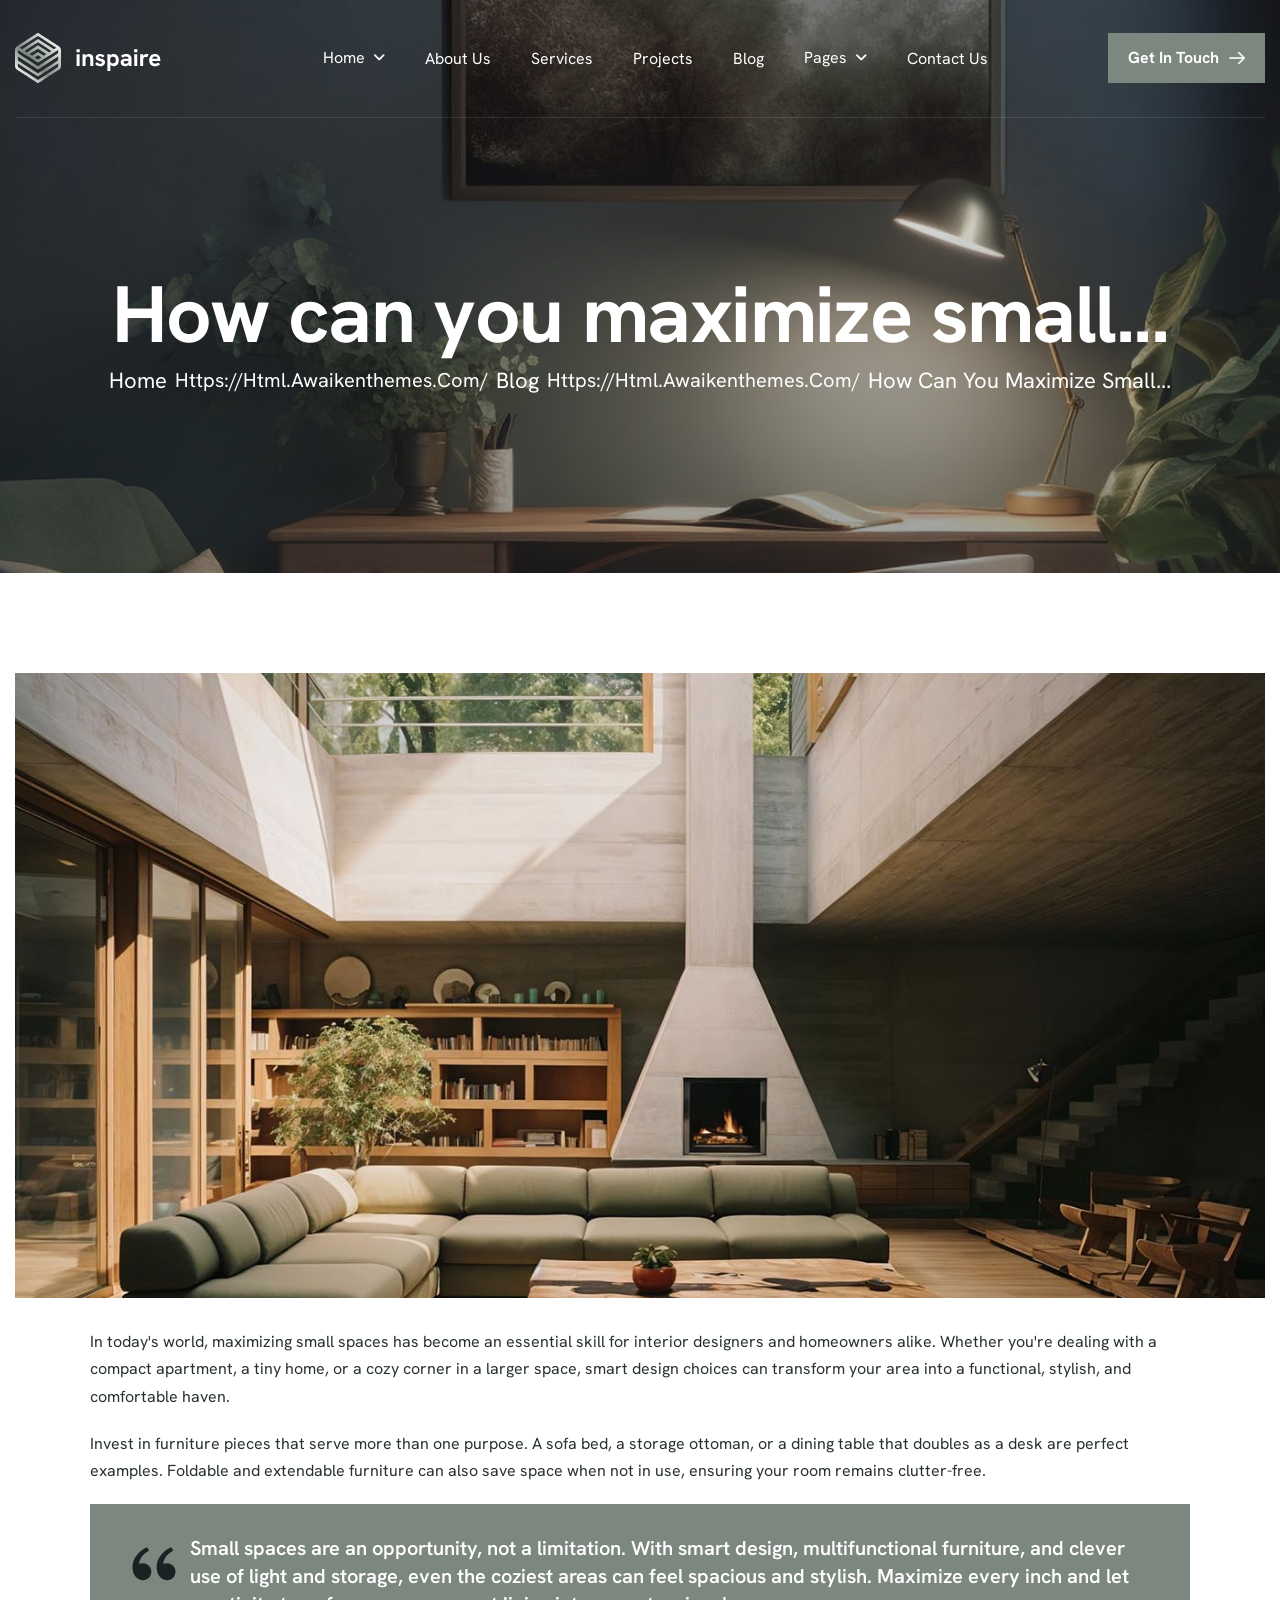
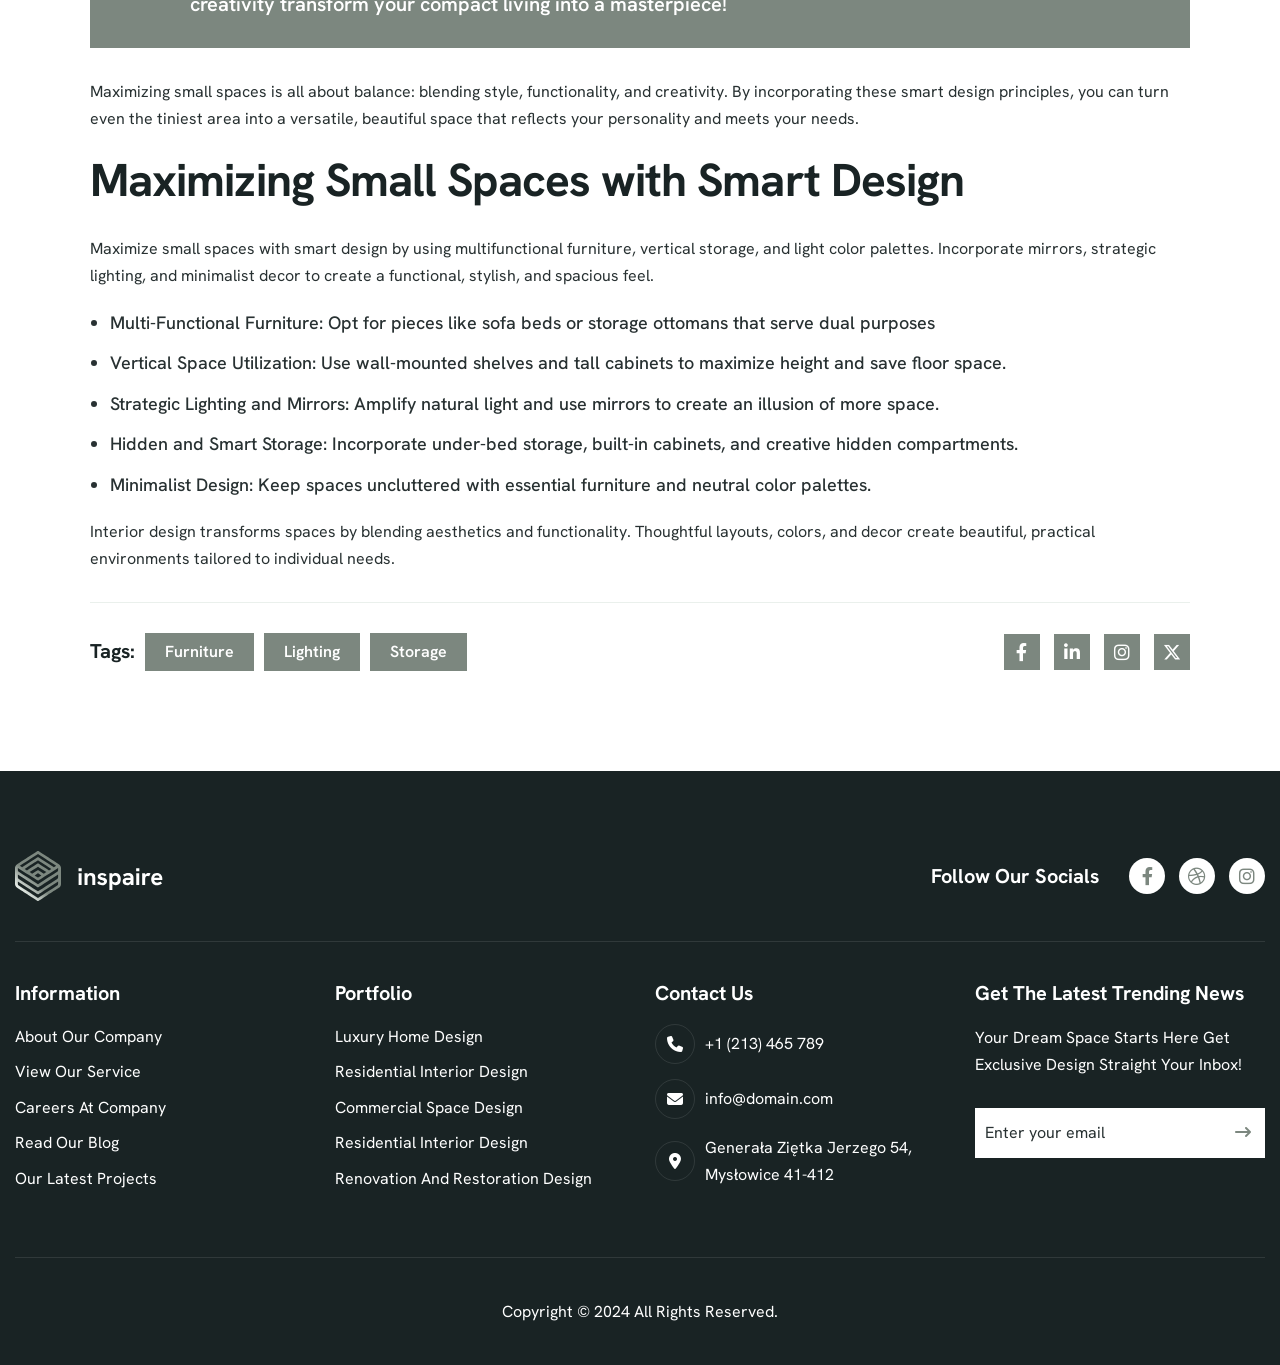
<file: blog-single.html>
<!DOCTYPE html>
<html lang="zxx">

<!-- Mirrored from html.awaikenthemes.com/inspaire/blog-single.html by HTTrack Website Copier/3.x [XR&CO'2014], Wed, 04 Feb 2026 04:20:03 GMT -->
<head>
	<!-- Meta -->
	<meta charset="utf-8">
	<meta http-equiv="X-UA-Compatible" content="IE=edge">
	<meta name="viewport" content="width=device-width, initial-scale=1.0, maximum-scale=1">
	<meta name="description" content="">
	<meta name="keywords" content="">
	<meta name="author" content="Awaiken">
	<!-- Page Title -->
    <title>Inspaire - Architecture and Interior Design HTML Template</title>
	<!-- Favicon Icon -->
	<link rel="shortcut icon" type="image/x-icon" href="images/favicon.png">
	<!-- Google Fonts Css-->
	<link rel="preconnect" href="https://fonts.googleapis.com/">
    <link rel="preconnect" href="https://fonts.gstatic.com/" crossorigin>
    <link href="https://fonts.googleapis.com/css2?family=Hanken+Grotesk:ital,wght@0,100..900;1,100..900&amp;display=swap" rel="stylesheet">
	<!-- Bootstrap Css -->
	<link href="css/bootstrap.min.css" rel="stylesheet" media="screen">
	<!-- SlickNav Css -->
	<link href="css/slicknav.min.css" rel="stylesheet">
	<!-- Swiper Css -->
	<link rel="stylesheet" href="css/swiper-bundle.min.css">
	<!-- Font Awesome Icon Css-->
	<link href="css/all.min.css" rel="stylesheet" media="screen">
	<!-- Animated Css -->
	<link href="css/animate.css" rel="stylesheet">
    <!-- Magnific Popup Core Css File -->
	<link rel="stylesheet" href="css/magnific-popup.css">
	<!-- Mouse Cursor Css File -->
	<link rel="stylesheet" href="css/mousecursor.css">
	<!-- Main Custom Css -->
	<link href="css/custom.css" rel="stylesheet" media="screen">
</head>
<body>

    <!-- Preloader Start -->
	<div class="preloader">
		<div class="loading-container">
			<div class="loading"></div>
			<div id="loading-icon"><img src="images/loader.svg" alt=""></div>
		</div>
	</div>
	<!-- Preloader End -->

    <!-- Header Start -->
	<header class="main-header">
		<div class="header-sticky">
			<nav class="container">
				<div class="navbar navbar-expand-lg">
					<!-- Logo Start -->
					<a class="navbar-brand" href="index.html">
						<img src="images/logo.svg" alt="Logo">
					</a>
					<!-- Logo End -->

					<!-- Main Menu Start -->
					<div class="collapse navbar-collapse main-menu">
                        <div class="nav-menu-wrapper">
                            <ul class="navbar-nav mr-auto" id="menu">
                                <li class="nav-item submenu"><a class="nav-link" href="index.html">Home</a>
                                    <ul>
                                        <li class="nav-item"><a class="nav-link" href="index-2.html">Home - Image</a></li>
                                        <li class="nav-item"><a class="nav-link" href="index-video.html">Home - Video</a></li>
                                        <li class="nav-item"><a class="nav-link" href="index-slider.html">Home - Slider</a></li>
                                    </ul>
                                </li>                                
                                <li class="nav-item"><a class="nav-link" href="about.html">About Us</a>
                                <li class="nav-item"><a class="nav-link" href="services.html">Services</a></li>
                                <li class="nav-item"><a class="nav-link" href="projects.html">Projects</a></li>
                                <li class="nav-item"><a class="nav-link" href="blog.html">Blog</a></li>
                                <li class="nav-item submenu"><a class="nav-link" href="#">Pages</a>
                                    <ul>                                        
                                        <li class="nav-item"><a class="nav-link" href="service-single.html">Service Details</a></li>
                                        <li class="nav-item"><a class="nav-link" href="project-single.html">Project Details</a></li>
                                        <li class="nav-item"><a class="nav-link" href="blog-single.html">Blog Details</a></li>
                                        <li class="nav-item"><a class="nav-link" href="image-gallery.html">Image Gallery</a></li>
                                        <li class="nav-item"><a class="nav-link" href="faqs.html">FAQs</a></li>
                                        <li class="nav-item"><a class="nav-link" href="404.html">404</a></li>
                                    </ul>
                                </li>
                                <li class="nav-item"><a class="nav-link" href="contact.html">Contact Us</a></li>                             
                            </ul>
                        </div>
                        <!-- Header Btn Start -->
                        <div class="header-btn d-inline-flex">
                            <a href="contact.html" class="btn-default">get in touch</a>
                        </div>
                        <!-- Header Btn End -->
					</div>
					<!-- Main Menu End -->
					<div class="navbar-toggle"></div>
				</div>
			</nav>
			<div class="responsive-menu"></div>
		</div>
	</header>
	<!-- Header End -->

    <!-- Page Header Start -->
	<div class="page-header parallaxie">
		<div class="container">
			<div class="row">
				<div class="col-lg-12">
					<!-- Page Header Box Start -->
					<div class="page-header-box">
						<h1 class="text-anime-style-2" data-cursor="-opaque">How can you maximize small...</h1>
						<nav class="wow fadeInUp">
							<ol class="breadcrumb">
								<li class="breadcrumb-item"><a href="index.html">home</a></li>
								<li class="breadcrumb-item"><a href="blog-2.html">blog</a></li>
								<li class="breadcrumb-item active" aria-current="page">how can you maximize small...</li>
							</ol>
						</nav>
					</div>
					<!-- Page Header Box End -->
				</div>
			</div>
		</div>
	</div>
	<!-- Page Header End -->

    <!-- Page Single Post Start -->
    <div class="page-single-post">
        <div class="container">
            <div class="row">
                <div class="col-lg-12">
                    <!-- Post Featured Image Start -->
                    <div class="post-image">
                        <figure class="image-anime reveal">
                            <img src="images/post-1.jpg" alt="">
                        </figure>
                    </div>
                    <!-- Post Featured Image Start -->

                    <!-- Post Single Content Start -->
                    <div class="post-content">
                        <!-- Post Entry Start -->
                        <div class="post-entry">
                            <p class="wow fadeInUp">In today's world, maximizing small spaces has become an essential skill for interior designers and homeowners alike. Whether you're dealing with a compact apartment, a tiny home, or a cozy corner in a larger space, smart design choices can transform your area into a functional, stylish, and comfortable haven.</p>

                            <p class="wow fadeInUp" data-wow-delay="0.2s">Invest in furniture pieces that serve more than one purpose. A sofa bed, a storage ottoman, or a dining table that doubles as a desk are perfect examples. Foldable and extendable furniture can also save space when not in use, ensuring your room remains clutter-free.</p>
                            
                            <blockquote class="wow fadeInUp" data-wow-delay="0.4s">
                                <p>Small spaces are an opportunity, not a limitation. With smart design, multifunctional furniture, and clever use of light and storage, even the coziest areas can feel spacious and stylish. Maximize every inch and let creativity transform your compact living into a masterpiece!</p>
                            </blockquote>

                            <p class="wow fadeInUp" data-wow-delay="0.6s">Maximizing small spaces is all about balance: blending style, functionality, and creativity. By incorporating these smart design principles, you can turn even the tiniest area into a versatile, beautiful space that reflects your personality and meets your needs.</p>

                            <h2 class="wow fadeInUp" data-wow-delay="0.8s">Maximizing Small Spaces with Smart Design</h2>

                            <p class="wow fadeInUp" data-wow-delay="1s">Maximize small spaces with smart design by using multifunctional furniture, vertical storage, and light color palettes. Incorporate mirrors, strategic lighting, and minimalist decor to create a functional, stylish, and spacious feel.</p>

                            <ul class="wow fadeInUp" data-wow-delay="1.2s">
                                <li>Multi-Functional Furniture: Opt for pieces like sofa beds or storage ottomans that serve dual purposes</li>
                                <li>Vertical Space Utilization: Use wall-mounted shelves and tall cabinets to maximize height and save floor space.</li>
                                <li>Strategic Lighting and Mirrors: Amplify natural light and use mirrors to create an illusion of more space.</li>
                                <li>Hidden and Smart Storage: Incorporate under-bed storage, built-in cabinets, and creative hidden compartments.</li>
                                <li>Minimalist Design: Keep spaces uncluttered with essential furniture and neutral color palettes.</li>
                            </ul>

                            <p class="wow fadeInUp" data-wow-delay="1.4s">Interior design transforms spaces by blending aesthetics and functionality. Thoughtful layouts, colors, and decor create beautiful, practical environments tailored to individual needs.</p>
                        </div>
                        <!-- Post Entry End -->

                        <!-- Post Tag Links Start -->
                        <div class="post-tag-links">
                            <div class="row align-items-center">
                                <div class="col-lg-8">
                                    <!-- Post Tags Start -->
                                    <div class="post-tags wow fadeInUp" data-wow-delay="0.5s">
                                        <span class="tag-links">
                                            Tags:
                                            <a href="#">furniture</a>
                                            <a href="#">lighting</a>
                                            <a href="#">storage</a>
                                        </span>
                                    </div>
                                    <!-- Post Tags End -->
                                </div>

                                <div class="col-lg-4">
                                    <!-- Post Social Links Start -->
                                    <div class="post-social-sharing wow fadeInUp" data-wow-delay="0.5s">
                                        <ul>
                                            <li><a href="#"><i class="fa-brands fa-facebook-f"></i></a></li>
                                            <li><a href="#"><i class="fa-brands fa-linkedin-in"></i></a></li>
                                            <li><a href="#"><i class="fa-brands fa-instagram"></i></a></li>
                                            <li><a href="#"><i class="fa-brands fa-x-twitter"></i></a></li>
                                        </ul>
                                    </div>
                                    <!-- Post Social Links End -->
                                </div>
                            </div>
                        </div>
                        <!-- Post Tag Links End -->
                    </div>
                    <!-- Post Single Content End -->
                </div>
            </div>
        </div>
    </div>
    <!-- Page Single Post End -->

    <!-- Footer Start -->
    <footer class="main-footer">
        <div class="container">
            <div class="row">
                <div class="col-lg-12">
                    <!-- Footer Header Start -->
                    <div class="footer-header">
                        <div class="row align-items-center">  
                            <div class="col-md-6">
                                <!-- Footer Logo Start -->
                                <div class="footer-logo">
                                    <img src="images/footer-logo.svg" alt="">
                                </div>
                                <!-- Footer Logo End -->
                            </div>

                            <div class="col-md-6">
                                <!-- Footer Social Link Start -->
                                <div class="footer-social-links">
                                    <div class="footer-social-link-title">
                                        <h3>follow our socials</h3>
                                    </div>
                                    <ul>
                                        <li><a href="#"><i class="fa-brands fa-facebook-f"></i></a></li>
                                        <li><a href="#"><i class="fa-brands fa-dribbble"></i></a></li>
                                        <li><a href="#"><i class="fa-brands fa-instagram"></i></a></li>
                                    </ul>
                                </div>
                                <!-- Footer Social Link End -->
                            </div>
                        </div>
                    </div>
                    <!-- Footer Header End -->
                </div>

                <div class="col-lg-3 col-md-6">
                    <!-- Footer Links Start -->
                     <div class="footer-links">
                        <h3>information</h3>
                        <ul>
                            <li><a href="about.html">about our company</a></li>
                            <li><a href="services.html">view our service</a></li>
                            <li><a href="#">careers at company</a></li>
                            <li><a href="blog.html">read our blog</a></li>
                            <li><a href="projects.html">our latest projects</a></li>
                        </ul>
                     </div>
                    <!-- Footer Links End -->
                </div>

                <div class="col-lg-3 col-md-6">
                    <!-- Footer Links Start -->
                     <div class="footer-links">
                        <h3>portfolio</h3>
                        <ul>
                            <li><a href="project-single.html">luxury home design</a></li>
                            <li><a href="project-single.html">residential interior design</a></li>
                            <li><a href="project-single.html">commercial space design</a></li>
                            <li><a href="project-single.html">residential interior design</a></li>
                            <li><a href="project-single.html">renovation and restoration design</a></li>
                        </ul>
                     </div>
                    <!-- Footer Links End -->
                </div>

                <div class="col-lg-3 col-md-6">
                    <!-- Footer Contact Box Start -->
                    <div class="footer-contact-box footer-links">
                        <h3>contact us</h3>
                        <!-- Footer Contact Item Start -->
                        <div class="footer-contact-item">
                            <div class="icon-box">
                                <i class="fa-solid fa-phone"></i>
                            </div>
                            <div class="footer-contact-content">
                                <p>+1 (213) 465 789</p>
                            </div>
                        </div>
                        <!-- Footer Contact Item End -->

                        <!-- Footer Contact Item Start -->
                        <div class="footer-contact-item">
                            <div class="icon-box">
                                <i class="fa-solid fa-envelope"></i>
                            </div>
                            <div class="footer-contact-content">
                                <p>info@domain.com</p>
                            </div>
                        </div>
                        <!-- Footer Contact Item End -->

                        <!-- Footer Contact Item Start -->
                        <div class="footer-contact-item">
                            <div class="icon-box">
                                <i class="fa-solid fa-location-dot"></i>
                            </div>
                            <div class="footer-contact-content">
                                <p>Generała Ziętka Jerzego 54, Mysłowice 41-412</p>
                            </div>
                        </div>
                        <!-- Footer Contact Item End -->
                    </div>
                    <!-- Footer Contact Box End -->
                </div>

                <div class="col-lg-3 col-md-6">
                    <!-- Footer Newsletter Form Start -->
                    <div class="footer-latest-news footer-links">
                        <h3>get the latest trending news</h3>
                        
                        <div class="footer-newsletter-form">
                            <p>Your Dream Space Starts Here Get Exclusive Design Straight Your Inbox!</p>

                            <form id="newslettersForm" action="#" method="POST">
                                <div class="form-group">
                                    <input type="email" name="email" class="form-control"  id="mail" placeholder="Enter your email" required>
                                    <button type="submit"><i class="fa-solid fa-arrow-right-long"></i> </button>
                                </div>
                            </form>
                        </div>
                    </div>
                    <!-- Footer Newsletter Form End -->
                </div>
            </div>

            <!-- Footer Copyright Section Start -->
            <div class="footer-copyright">
                <div class="row">
                    <div class="col-md-12">
                        <!-- Footer Copyright Start -->
                        <div class="footer-copyright-text">
                            <p>Copyright © 2024 All Rights Reserved.</p>
                        </div>
                        <!-- Footer Copyright End -->
                    </div>
                </div>
            </div>
            <!-- Footer Copyright Section End -->
        </div>
    </footer>
    <!-- Footer End -->

    <!-- Jquery Library File -->
    <script src="js/jquery-3.7.1.min.js"></script>
    <!-- Bootstrap js file -->
    <script src="js/bootstrap.min.js"></script>
    <!-- Validator js file -->
    <script src="js/validator.min.js"></script>
    <!-- SlickNav js file -->
    <script src="js/jquery.slicknav.js"></script>
    <!-- Swiper js file -->
    <script src="js/swiper-bundle.min.js"></script>
    <!-- Counter js file -->
    <script src="js/jquery.waypoints.min.js"></script>
    <script src="js/jquery.counterup.min.js"></script>
    <!-- Isotop js file -->
	<script src="js/isotope.min.js"></script>
    <!-- Magnific js file -->
    <script src="js/jquery.magnific-popup.min.js"></script>
    <!-- SmoothScroll -->
    <script src="js/SmoothScroll.js"></script>
    <!-- Parallax js -->
    <script src="js/parallaxie.js"></script>
    <!-- MagicCursor js file -->
    <script src="js/gsap.min.js"></script>
    <script src="js/magiccursor.js"></script>
    <!-- Text Effect js file -->
    <script src="js/SplitText.js"></script>
    <script src="js/ScrollTrigger.min.js"></script>
    <!-- YTPlayer js File -->
    <script src="js/jquery.mb.YTPlayer.min.js"></script>
    <!-- Wow js file -->
    <script src="js/wow.min.js"></script>
    <!-- Main Custom js file -->
    <script src="js/function.js"></script>
</body>

<!-- Mirrored from html.awaikenthemes.com/inspaire/blog-single.html by HTTrack Website Copier/3.x [XR&CO'2014], Wed, 04 Feb 2026 04:20:04 GMT -->
</html>
</file>
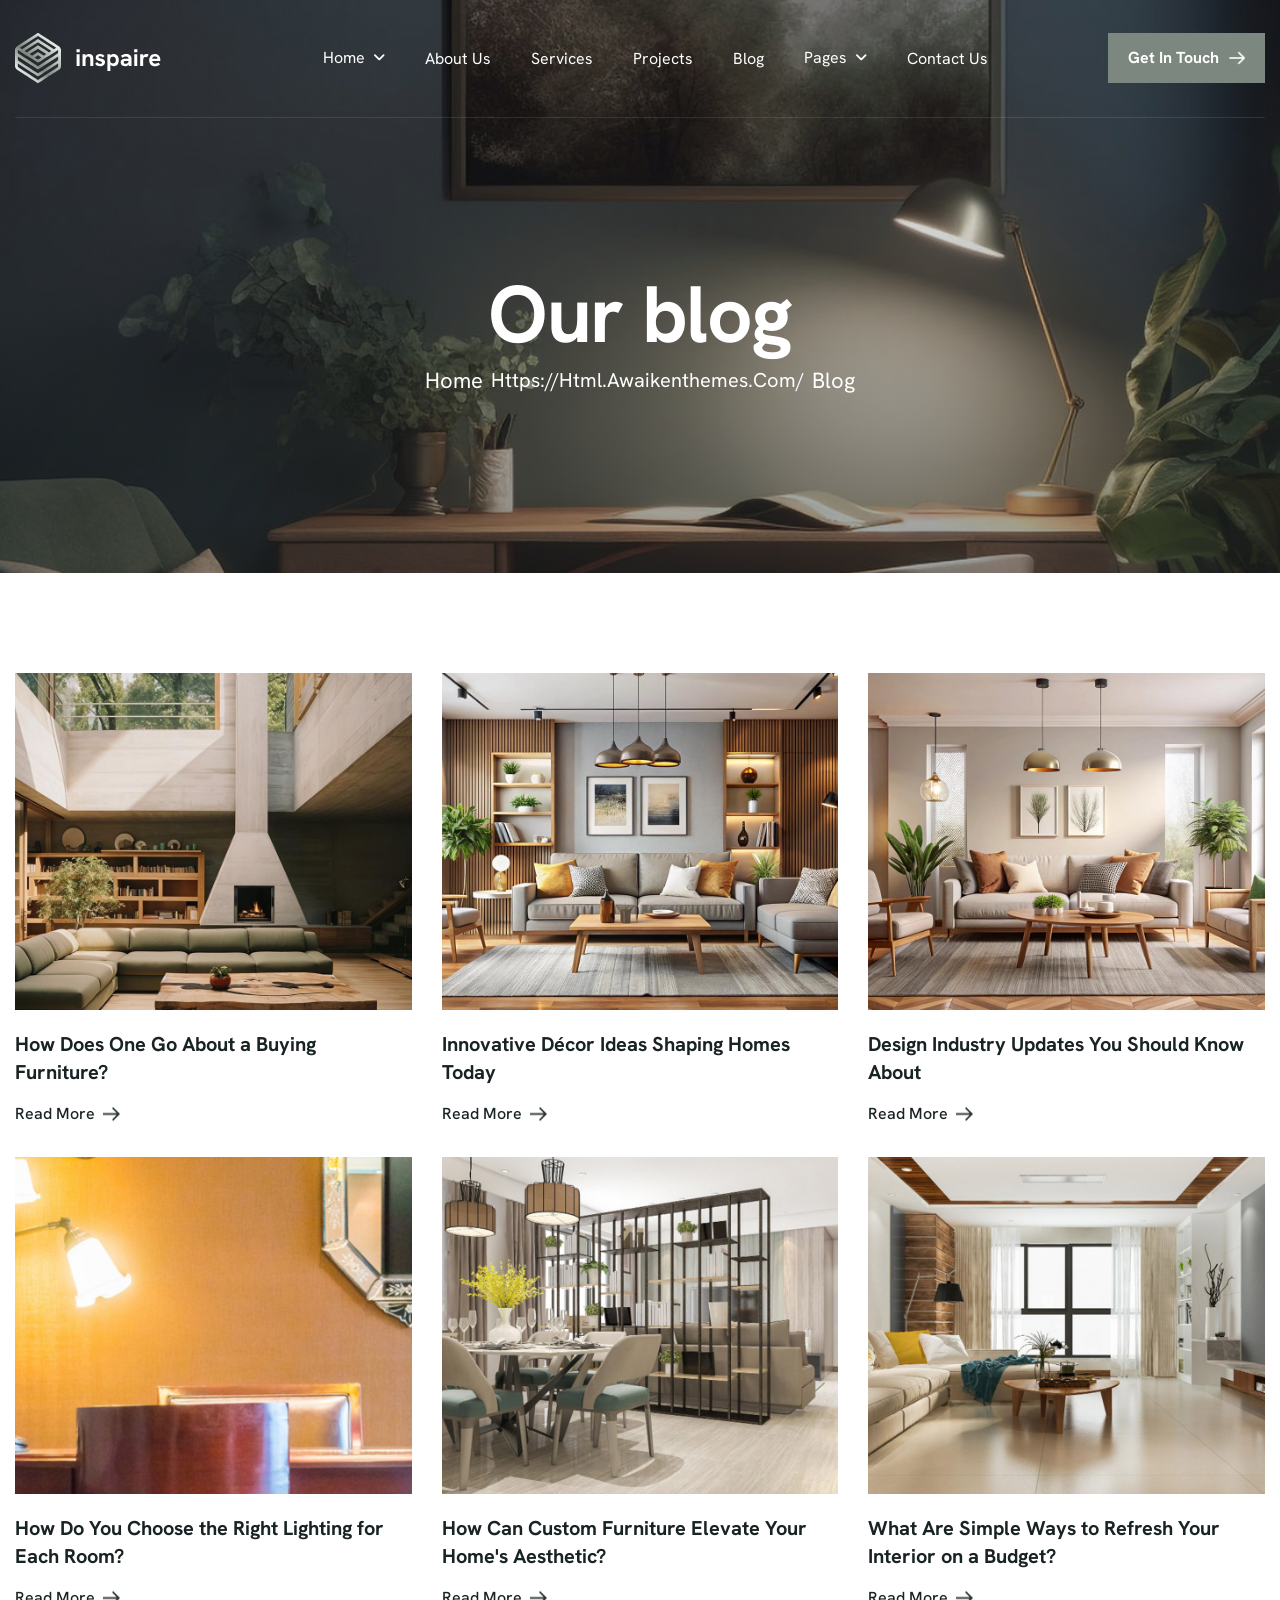
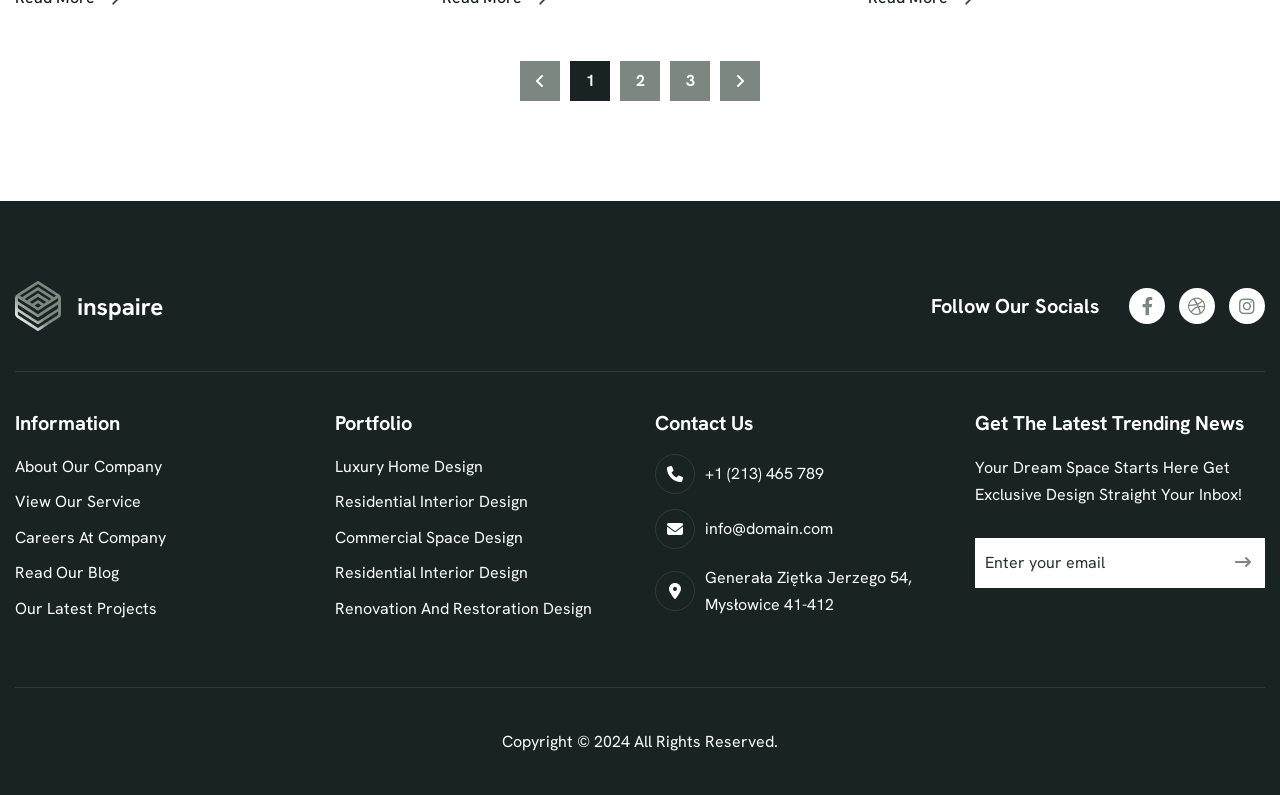
<file: blog.html>
<!DOCTYPE html>
<html lang="zxx">

<!-- Mirrored from html.awaikenthemes.com/inspaire/blog.html by HTTrack Website Copier/3.x [XR&CO'2014], Wed, 04 Feb 2026 04:20:01 GMT -->
<head>
	<!-- Meta -->
	<meta charset="utf-8">
	<meta http-equiv="X-UA-Compatible" content="IE=edge">
	<meta name="viewport" content="width=device-width, initial-scale=1.0, maximum-scale=1">
	<meta name="description" content="">
	<meta name="keywords" content="">
	<meta name="author" content="Awaiken">
	<!-- Page Title -->
    <title>Inspaire - Architecture and Interior Design HTML Template</title>
	<!-- Favicon Icon -->
	<link rel="shortcut icon" type="image/x-icon" href="images/favicon.png">
	<!-- Google Fonts Css-->
	<link rel="preconnect" href="https://fonts.googleapis.com/">
    <link rel="preconnect" href="https://fonts.gstatic.com/" crossorigin>
    <link href="https://fonts.googleapis.com/css2?family=Hanken+Grotesk:ital,wght@0,100..900;1,100..900&amp;display=swap" rel="stylesheet">
	<!-- Bootstrap Css -->
	<link href="css/bootstrap.min.css" rel="stylesheet" media="screen">
	<!-- SlickNav Css -->
	<link href="css/slicknav.min.css" rel="stylesheet">
	<!-- Swiper Css -->
	<link rel="stylesheet" href="css/swiper-bundle.min.css">
	<!-- Font Awesome Icon Css-->
	<link href="css/all.min.css" rel="stylesheet" media="screen">
	<!-- Animated Css -->
	<link href="css/animate.css" rel="stylesheet">
    <!-- Magnific Popup Core Css File -->
	<link rel="stylesheet" href="css/magnific-popup.css">
	<!-- Mouse Cursor Css File -->
	<link rel="stylesheet" href="css/mousecursor.css">
	<!-- Main Custom Css -->
	<link href="css/custom.css" rel="stylesheet" media="screen">
</head>
<body>

    <!-- Preloader Start -->
	<div class="preloader">
		<div class="loading-container">
			<div class="loading"></div>
			<div id="loading-icon"><img src="images/loader.svg" alt=""></div>
		</div>
	</div>
	<!-- Preloader End -->

    <!-- Header Start -->
	<header class="main-header">
		<div class="header-sticky">
			<nav class="container">
				<div class="navbar navbar-expand-lg">
					<!-- Logo Start -->
					<a class="navbar-brand" href="index.html">
						<img src="images/logo.svg" alt="Logo">
					</a>
					<!-- Logo End -->

					<!-- Main Menu Start -->
					<div class="collapse navbar-collapse main-menu">
                        <div class="nav-menu-wrapper">
                            <ul class="navbar-nav mr-auto" id="menu">
                                <li class="nav-item submenu"><a class="nav-link" href="index.html">Home</a>
                                    <ul>
                                        <li class="nav-item"><a class="nav-link" href="index-2.html">Home - Image</a></li>
                                        <li class="nav-item"><a class="nav-link" href="index-video.html">Home - Video</a></li>
                                        <li class="nav-item"><a class="nav-link" href="index-slider.html">Home - Slider</a></li>
                                    </ul>
                                </li>                                
                                <li class="nav-item"><a class="nav-link" href="about.html">About Us</a>
                                <li class="nav-item"><a class="nav-link" href="services.html">Services</a></li>
                                <li class="nav-item"><a class="nav-link" href="projects.html">Projects</a></li>
                                <li class="nav-item"><a class="nav-link" href="blog.html">Blog</a></li>
                                <li class="nav-item submenu"><a class="nav-link" href="#">Pages</a>
                                    <ul>                                        
                                        <li class="nav-item"><a class="nav-link" href="service-single.html">Service Details</a></li>
                                        <li class="nav-item"><a class="nav-link" href="project-single.html">Project Details</a></li>
                                        <li class="nav-item"><a class="nav-link" href="blog-single.html">Blog Details</a></li>
                                        <li class="nav-item"><a class="nav-link" href="image-gallery.html">Image Gallery</a></li>
                                        <li class="nav-item"><a class="nav-link" href="faqs.html">FAQs</a></li>
                                        <li class="nav-item"><a class="nav-link" href="404.html">404</a></li>
                                    </ul>
                                </li>
                                <li class="nav-item"><a class="nav-link" href="contact.html">Contact Us</a></li>                             
                            </ul>
                        </div>
                        <!-- Header Btn Start -->
                        <div class="header-btn d-inline-flex">
                            <a href="contact.html" class="btn-default">get in touch</a>
                        </div>
                        <!-- Header Btn End -->
					</div>
					<!-- Main Menu End -->
					<div class="navbar-toggle"></div>
				</div>
			</nav>
			<div class="responsive-menu"></div>
		</div>
	</header>
	<!-- Header End -->

    <!-- Page Header Start -->
	<div class="page-header parallaxie">
		<div class="container">
			<div class="row">
				<div class="col-lg-12">
					<!-- Page Header Box Start -->
					<div class="page-header-box">
						<h1 class="text-anime-style-2" data-cursor="-opaque">Our blog</h1>
						<nav class="wow fadeInUp">
							<ol class="breadcrumb">
								<li class="breadcrumb-item"><a href="index.html">home</a></li>
								<li class="breadcrumb-item active" aria-current="page">blog</li>
							</ol>
						</nav>
					</div>
					<!-- Page Header Box End -->
				</div>
			</div>
		</div>
	</div>
	<!-- Page Header End -->

    <!-- Our Blog Section Start -->
    <div class="page-blog">
        <div class="container">
            <div class="row">
                <div class="col-lg-4 col-md-6">
                    <!-- Post Item Start -->
                    <div class="post-item wow fadeInUp">
                        <!-- Post Featured Image Start-->
                        <div class="post-featured-image">
                            <figure>
                                <a href="blog-single.html" class="image-anime" data-cursor-text="View">
                                    <img src="images/post-1.jpg" alt="">
                                </a>
                            </figure>
                        </div>
                        <!-- Post Featured Image End -->

                        <!-- Post Item Body Start -->
                        <div class="post-item-body">
                            <!-- Post Item Content Start -->
                            <div class="post-item-content">
                                <h3><a href="blog-single.html">How Does One Go About a Buying Furniture?</a></h3>
                            </div>
                            <!-- Post Item Content End -->

                            <!-- Blog Item Button Start -->
                            <div class="post-item-btn">
                                <a href="blog-single.html" class="post-btn">read more</a>
                            </div>
                            <!-- Blog Item Button End -->
                        </div>
                        <!-- Post Item Body End -->
                    </div>
                    <!-- Post Item End -->
                </div>

                <div class="col-lg-4 col-md-6">
                    <!-- Post Item Start -->
                    <div class="post-item wow fadeInUp" data-wow-delay="0.2s">
                        <!-- Post Featured Image Start-->
                        <div class="post-featured-image">
                            <figure>
                                <a href="blog-single.html" class="image-anime" data-cursor-text="View">
                                    <img src="images/post-2.jpg" alt="">
                                </a>
                            </figure>
                        </div>
                        <!-- Post Featured Image End -->

                        <!-- Post Item Body Start -->
                        <div class="post-item-body">
                            <!-- Post Item Content Start -->
                            <div class="post-item-content">
                                <h3><a href="blog-single.html">Innovative Décor Ideas Shaping Homes Today</a></h3>
                            </div>
                            <!-- Post Item Content End -->

                            <!-- Blog Item Button Start -->
                            <div class="post-item-btn">
                                <a href="blog-single.html" class="post-btn">read more</a>
                            </div>
                            <!-- Blog Item Button End -->
                        </div>
                        <!-- Post Item Body End -->
                    </div>
                    <!-- Post Item End -->
                </div>

                <div class="col-lg-4 col-md-6">
                    <!-- Post Item Start -->
                    <div class="post-item wow fadeInUp" data-wow-delay="0.4s">
                        <!-- Post Featured Image Start-->
                        <div class="post-featured-image">
                            <figure>
                                <a href="blog-single.html" class="image-anime" data-cursor-text="View">
                                    <img src="images/post-3.jpg" alt="">
                                </a>
                            </figure>
                        </div>
                        <!-- Post Featured Image End -->

                        <!-- Post Item Body Start -->
                        <div class="post-item-body">
                            <!-- Post Item Content Start -->
                            <div class="post-item-content">
                                <h3><a href="blog-single.html">Design Industry Updates You Should Know About</a></h3>
                            </div>
                            <!-- Post Item Content End -->

                            <!-- Blog Item Button Start -->
                            <div class="post-item-btn">
                                <a href="blog-single.html" class="post-btn">read more</a>
                            </div>
                            <!-- Blog Item Button End -->
                        </div>
                        <!-- Post Item Body End -->
                    </div>
                    <!-- Post Item End -->
                </div>

                <div class="col-lg-4 col-md-6">
                    <!-- Post Item Start -->
                    <div class="post-item wow fadeInUp" data-wow-delay="0.6s">
                        <!-- Post Featured Image Start-->
                        <div class="post-featured-image">
                            <figure>
                                <a href="blog-single.html" class="image-anime" data-cursor-text="View">
                                    <img src="images/post-4.jpg" alt="">
                                </a>
                            </figure>
                        </div>
                        <!-- Post Featured Image End -->

                        <!-- Post Item Body Start -->
                        <div class="post-item-body">
                            <!-- Post Item Content Start -->
                            <div class="post-item-content">
                                <h3><a href="blog-single.html">How Do You Choose the Right Lighting for Each Room?</a></h3>
                            </div>
                            <!-- Post Item Content End -->

                            <!-- Blog Item Button Start -->
                            <div class="post-item-btn">
                                <a href="blog-single.html" class="post-btn">read more</a>
                            </div>
                            <!-- Blog Item Button End -->
                        </div>
                        <!-- Post Item Body End -->
                    </div>
                    <!-- Post Item End -->
                </div>

                <div class="col-lg-4 col-md-6">
                    <!-- Post Item Start -->
                    <div class="post-item wow fadeInUp" data-wow-delay="0.8s">
                        <!-- Post Featured Image Start-->
                        <div class="post-featured-image">
                            <figure>
                                <a href="blog-single.html" class="image-anime" data-cursor-text="View">
                                    <img src="images/post-5.jpg" alt="">
                                </a>
                            </figure>
                        </div>
                        <!-- Post Featured Image End -->

                        <!-- Post Item Body Start -->
                        <div class="post-item-body">
                            <!-- Post Item Content Start -->
                            <div class="post-item-content">
                                <h3><a href="blog-single.html">How Can Custom Furniture Elevate Your Home's Aesthetic?</a></h3>
                            </div>
                            <!-- Post Item Content End -->

                            <!-- Blog Item Button Start -->
                            <div class="post-item-btn">
                                <a href="blog-single.html" class="post-btn">read more</a>
                            </div>
                            <!-- Blog Item Button End -->
                        </div>
                        <!-- Post Item Body End -->
                    </div>
                    <!-- Post Item End -->
                </div>

                <div class="col-lg-4 col-md-6">
                    <!-- Post Item Start -->
                    <div class="post-item wow fadeInUp" data-wow-delay="1s">
                        <!-- Post Featured Image Start-->
                        <div class="post-featured-image">
                            <figure>
                                <a href="blog-single.html" class="image-anime" data-cursor-text="View">
                                    <img src="images/post-6.jpg" alt="">
                                </a>
                            </figure>
                        </div>
                        <!-- Post Featured Image End -->

                        <!-- Post Item Body Start -->
                        <div class="post-item-body">
                            <!-- Post Item Content Start -->
                            <div class="post-item-content">
                                <h3><a href="blog-single.html">What Are Simple Ways to Refresh Your Interior on a Budget?</a></h3>
                            </div>
                            <!-- Post Item Content End -->

                            <!-- Blog Item Button Start -->
                            <div class="post-item-btn">
                                <a href="blog-single.html" class="post-btn">read more</a>
                            </div>
                            <!-- Blog Item Button End -->
                        </div>
                        <!-- Post Item Body End -->
                    </div>
                    <!-- Post Item End -->
                </div>

                <div class="col-lg-12">
                    <!-- Page Pagination Start -->
                    <div class="page-pagination wow fadeInUp" data-wow-delay="1.2s">
                        <ul class="pagination">
                            <li><a href="#"><i class="fa-solid fa-angle-left"></i></a></li>
                            <li class="active"><a href="#">1</a></li>
                            <li><a href="#">2</a></li>
                            <li><a href="#">3</a></li>
                            <li><a href="#"><i class="fa-solid fa-angle-right"></i></a></li>
                        </ul>
                    </div>
                    <!-- Page Pagination End -->
                </div>
            </div>
        </div>
    </div>
    <!-- Our Blog Section End -->

    <!-- Footer Start -->
    <footer class="main-footer">
        <div class="container">
            <div class="row">
                <div class="col-lg-12">
                    <!-- Footer Header Start -->
                    <div class="footer-header">
                        <div class="row align-items-center">  
                            <div class="col-md-6">
                                <!-- Footer Logo Start -->
                                <div class="footer-logo">
                                    <img src="images/footer-logo.svg" alt="">
                                </div>
                                <!-- Footer Logo End -->
                            </div>

                            <div class="col-md-6">
                                <!-- Footer Social Link Start -->
                                <div class="footer-social-links">
                                    <div class="footer-social-link-title">
                                        <h3>follow our socials</h3>
                                    </div>
                                    <ul>
                                        <li><a href="#"><i class="fa-brands fa-facebook-f"></i></a></li>
                                        <li><a href="#"><i class="fa-brands fa-dribbble"></i></a></li>
                                        <li><a href="#"><i class="fa-brands fa-instagram"></i></a></li>
                                    </ul>
                                </div>
                                <!-- Footer Social Link End -->
                            </div>
                        </div>
                    </div>
                    <!-- Footer Header End -->
                </div>

                <div class="col-lg-3 col-md-6">
                    <!-- Footer Links Start -->
                     <div class="footer-links">
                        <h3>information</h3>
                        <ul>
                            <li><a href="about.html">about our company</a></li>
                            <li><a href="services.html">view our service</a></li>
                            <li><a href="#">careers at company</a></li>
                            <li><a href="blog.html">read our blog</a></li>
                            <li><a href="projects.html">our latest projects</a></li>
                        </ul>
                     </div>
                    <!-- Footer Links End -->
                </div>

                <div class="col-lg-3 col-md-6">
                    <!-- Footer Links Start -->
                     <div class="footer-links">
                        <h3>portfolio</h3>
                        <ul>
                            <li><a href="project-single.html">luxury home design</a></li>
                            <li><a href="project-single.html">residential interior design</a></li>
                            <li><a href="project-single.html">commercial space design</a></li>
                            <li><a href="project-single.html">residential interior design</a></li>
                            <li><a href="project-single.html">renovation and restoration design</a></li>
                        </ul>
                     </div>
                    <!-- Footer Links End -->
                </div>

                <div class="col-lg-3 col-md-6">
                    <!-- Footer Contact Box Start -->
                    <div class="footer-contact-box footer-links">
                        <h3>contact us</h3>
                        <!-- Footer Contact Item Start -->
                        <div class="footer-contact-item">
                            <div class="icon-box">
                                <i class="fa-solid fa-phone"></i>
                            </div>
                            <div class="footer-contact-content">
                                <p>+1 (213) 465 789</p>
                            </div>
                        </div>
                        <!-- Footer Contact Item End -->

                        <!-- Footer Contact Item Start -->
                        <div class="footer-contact-item">
                            <div class="icon-box">
                                <i class="fa-solid fa-envelope"></i>
                            </div>
                            <div class="footer-contact-content">
                                <p>info@domain.com</p>
                            </div>
                        </div>
                        <!-- Footer Contact Item End -->

                        <!-- Footer Contact Item Start -->
                        <div class="footer-contact-item">
                            <div class="icon-box">
                                <i class="fa-solid fa-location-dot"></i>
                            </div>
                            <div class="footer-contact-content">
                                <p>Generała Ziętka Jerzego 54, Mysłowice 41-412</p>
                            </div>
                        </div>
                        <!-- Footer Contact Item End -->
                    </div>
                    <!-- Footer Contact Box End -->
                </div>

                <div class="col-lg-3 col-md-6">
                    <!-- Footer Newsletter Form Start -->
                    <div class="footer-latest-news footer-links">
                        <h3>get the latest trending news</h3>
                        
                        <div class="footer-newsletter-form">
                            <p>Your Dream Space Starts Here Get Exclusive Design Straight Your Inbox!</p>

                            <form id="newslettersForm" action="#" method="POST">
                                <div class="form-group">
                                    <input type="email" name="email" class="form-control"  id="mail" placeholder="Enter your email" required>
                                    <button type="submit"><i class="fa-solid fa-arrow-right-long"></i> </button>
                                </div>
                            </form>
                        </div>
                    </div>
                    <!-- Footer Newsletter Form End -->
                </div>
            </div>

            <!-- Footer Copyright Section Start -->
            <div class="footer-copyright">
                <div class="row">
                    <div class="col-md-12">
                        <!-- Footer Copyright Start -->
                        <div class="footer-copyright-text">
                            <p>Copyright © 2024 All Rights Reserved.</p>
                        </div>
                        <!-- Footer Copyright End -->
                    </div>
                </div>
            </div>
            <!-- Footer Copyright Section End -->
        </div>
    </footer>
    <!-- Footer End -->

    <!-- Jquery Library File -->
    <script src="js/jquery-3.7.1.min.js"></script>
    <!-- Bootstrap js file -->
    <script src="js/bootstrap.min.js"></script>
    <!-- Validator js file -->
    <script src="js/validator.min.js"></script>
    <!-- SlickNav js file -->
    <script src="js/jquery.slicknav.js"></script>
    <!-- Swiper js file -->
    <script src="js/swiper-bundle.min.js"></script>
    <!-- Counter js file -->
    <script src="js/jquery.waypoints.min.js"></script>
    <script src="js/jquery.counterup.min.js"></script>
    <!-- Isotop js file -->
	<script src="js/isotope.min.js"></script>
    <!-- Magnific js file -->
    <script src="js/jquery.magnific-popup.min.js"></script>
    <!-- SmoothScroll -->
    <script src="js/SmoothScroll.js"></script>
    <!-- Parallax js -->
    <script src="js/parallaxie.js"></script>
    <!-- MagicCursor js file -->
    <script src="js/gsap.min.js"></script>
    <script src="js/magiccursor.js"></script>
    <!-- Text Effect js file -->
    <script src="js/SplitText.js"></script>
    <script src="js/ScrollTrigger.min.js"></script>
    <!-- YTPlayer js File -->
    <script src="js/jquery.mb.YTPlayer.min.js"></script>
    <!-- Wow js file -->
    <script src="js/wow.min.js"></script>
    <!-- Main Custom js file -->
    <script src="js/function.js"></script>
</body>

<!-- Mirrored from html.awaikenthemes.com/inspaire/blog.html by HTTrack Website Copier/3.x [XR&CO'2014], Wed, 04 Feb 2026 04:20:01 GMT -->
</html>
</file>
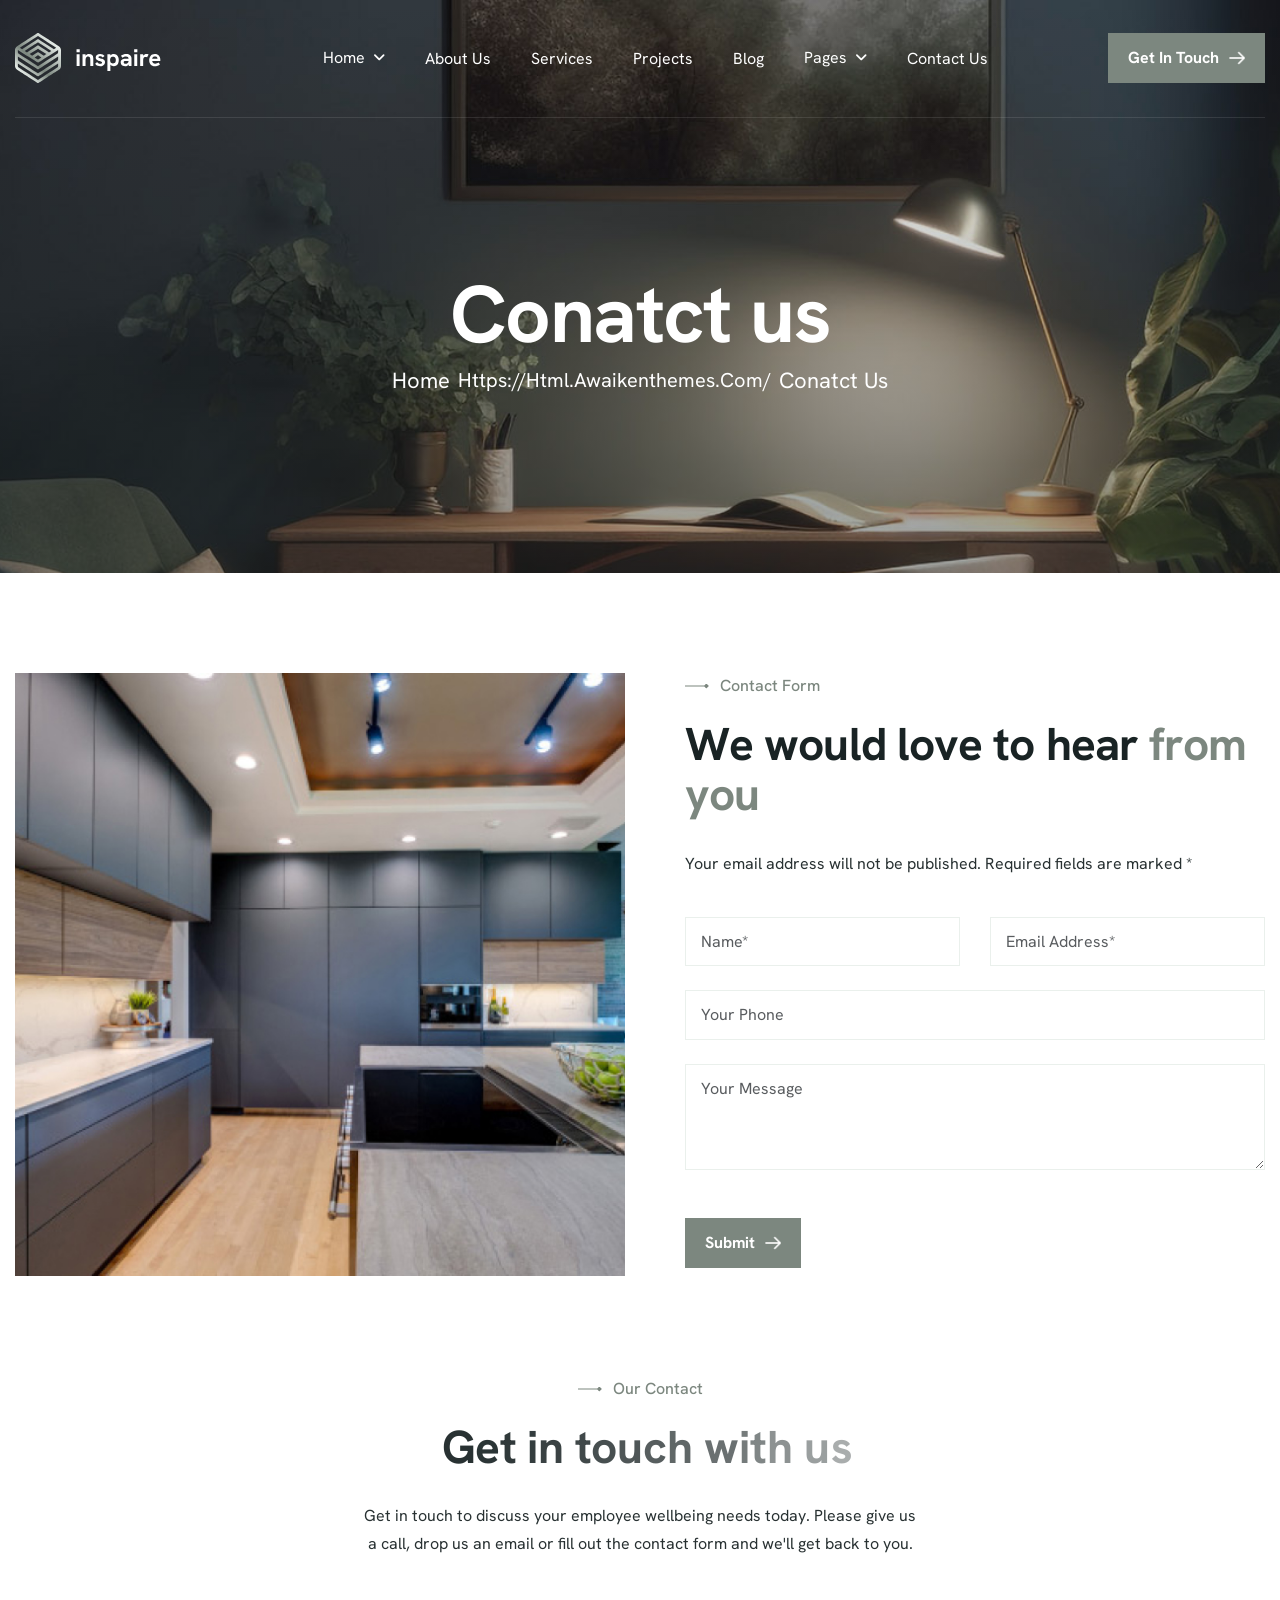
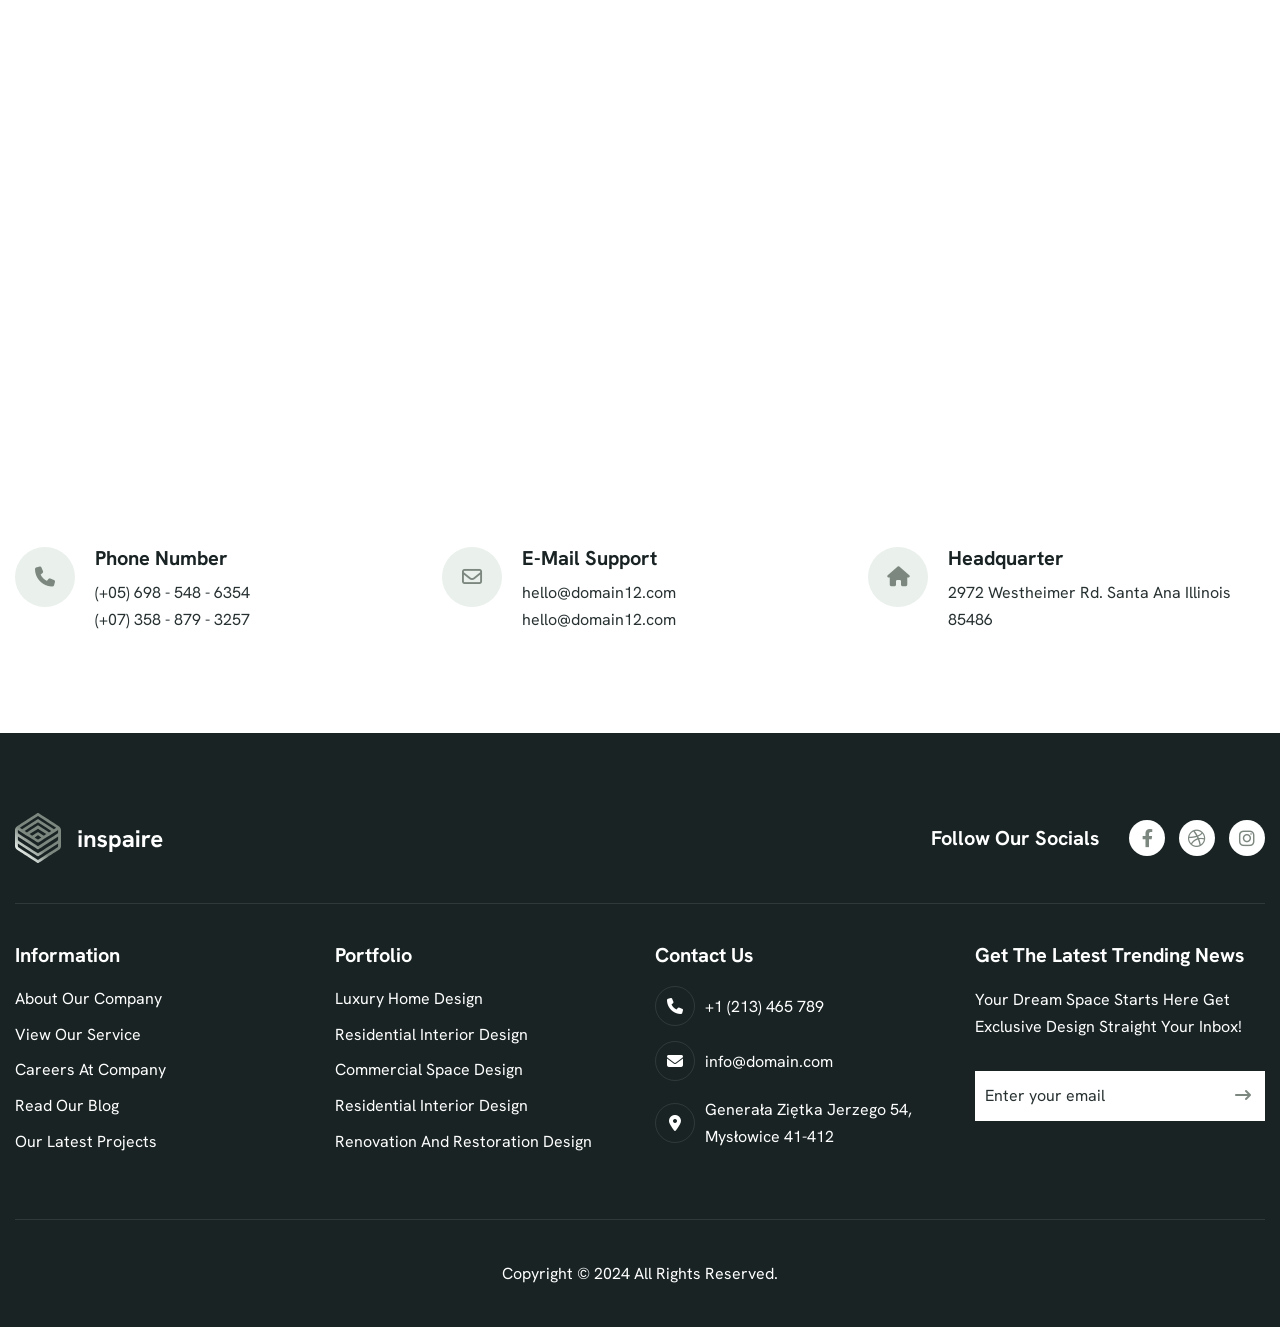
<file: contact.html>
<!DOCTYPE html>
<html lang="zxx">

<!-- Mirrored from html.awaikenthemes.com/inspaire/contact.html by HTTrack Website Copier/3.x [XR&CO'2014], Wed, 04 Feb 2026 04:20:05 GMT -->
<head>
	<!-- Meta -->
	<meta charset="utf-8">
	<meta http-equiv="X-UA-Compatible" content="IE=edge">
	<meta name="viewport" content="width=device-width, initial-scale=1.0, maximum-scale=1">
	<meta name="description" content="">
	<meta name="keywords" content="">
	<meta name="author" content="Awaiken">
	<!-- Page Title -->
    <title>Inspaire - Architecture and Interior Design HTML Template</title>
	<!-- Favicon Icon -->
	<link rel="shortcut icon" type="image/x-icon" href="images/favicon.png">
	<!-- Google Fonts Css-->
	<link rel="preconnect" href="https://fonts.googleapis.com/">
    <link rel="preconnect" href="https://fonts.gstatic.com/" crossorigin>
    <link href="https://fonts.googleapis.com/css2?family=Hanken+Grotesk:ital,wght@0,100..900;1,100..900&amp;display=swap" rel="stylesheet">
	<!-- Bootstrap Css -->
	<link href="css/bootstrap.min.css" rel="stylesheet" media="screen">
	<!-- SlickNav Css -->
	<link href="css/slicknav.min.css" rel="stylesheet">
	<!-- Swiper Css -->
	<link rel="stylesheet" href="css/swiper-bundle.min.css">
	<!-- Font Awesome Icon Css-->
	<link href="css/all.min.css" rel="stylesheet" media="screen">
	<!-- Animated Css -->
	<link href="css/animate.css" rel="stylesheet">
    <!-- Magnific Popup Core Css File -->
	<link rel="stylesheet" href="css/magnific-popup.css">
	<!-- Mouse Cursor Css File -->
	<link rel="stylesheet" href="css/mousecursor.css">
	<!-- Main Custom Css -->
	<link href="css/custom.css" rel="stylesheet" media="screen">
</head>
<body>

    <!-- Preloader Start -->
	<div class="preloader">
		<div class="loading-container">
			<div class="loading"></div>
			<div id="loading-icon"><img src="images/loader.svg" alt=""></div>
		</div>
	</div>
	<!-- Preloader End -->

    <!-- Header Start -->
	<header class="main-header">
		<div class="header-sticky">
			<nav class="container">
				<div class="navbar navbar-expand-lg">
					<!-- Logo Start -->
					<a class="navbar-brand" href="index.html">
						<img src="images/logo.svg" alt="Logo">
					</a>
					<!-- Logo End -->

					<!-- Main Menu Start -->
					<div class="collapse navbar-collapse main-menu">
                        <div class="nav-menu-wrapper">
                            <ul class="navbar-nav mr-auto" id="menu">
                                <li class="nav-item submenu"><a class="nav-link" href="index.html">Home</a>
                                    <ul>
                                        <li class="nav-item"><a class="nav-link" href="index-2.html">Home - Image</a></li>
                                        <li class="nav-item"><a class="nav-link" href="index-video.html">Home - Video</a></li>
                                        <li class="nav-item"><a class="nav-link" href="index-slider.html">Home - Slider</a></li>
                                    </ul>
                                </li>                                
                                <li class="nav-item"><a class="nav-link" href="about.html">About Us</a>
                                <li class="nav-item"><a class="nav-link" href="services.html">Services</a></li>
                                <li class="nav-item"><a class="nav-link" href="projects.html">Projects</a></li>
                                <li class="nav-item"><a class="nav-link" href="blog.html">Blog</a></li>
                                <li class="nav-item submenu"><a class="nav-link" href="#">Pages</a>
                                    <ul>                                        
                                        <li class="nav-item"><a class="nav-link" href="service-single.html">Service Details</a></li>
                                        <li class="nav-item"><a class="nav-link" href="project-single.html">Project Details</a></li>
                                        <li class="nav-item"><a class="nav-link" href="blog-single.html">Blog Details</a></li>
                                        <li class="nav-item"><a class="nav-link" href="image-gallery.html">Image Gallery</a></li>
                                        <li class="nav-item"><a class="nav-link" href="faqs.html">FAQs</a></li>
                                        <li class="nav-item"><a class="nav-link" href="404.html">404</a></li>
                                    </ul>
                                </li>
                                <li class="nav-item"><a class="nav-link" href="contact.html">Contact Us</a></li>                             
                            </ul>
                        </div>
                        <!-- Header Btn Start -->
                        <div class="header-btn d-inline-flex">
                            <a href="contact.html" class="btn-default">get in touch</a>
                        </div>
                        <!-- Header Btn End -->
					</div>
					<!-- Main Menu End -->
					<div class="navbar-toggle"></div>
				</div>
			</nav>
			<div class="responsive-menu"></div>
		</div>
	</header>
	<!-- Header End -->

    <!-- Page Header Start -->
	<div class="page-header parallaxie">
		<div class="container">
			<div class="row">
				<div class="col-lg-12">
					<!-- Page Header Box Start -->
					<div class="page-header-box">
						<h1 class="text-anime-style-2" data-cursor="-opaque">Conatct us</h1>
						<nav class="wow fadeInUp">
							<ol class="breadcrumb">
								<li class="breadcrumb-item"><a href="index.html">home</a></li>
								<li class="breadcrumb-item active" aria-current="page">conatct us</li>
							</ol>
						</nav>
					</div>
					<!-- Page Header Box End -->
				</div>
			</div>
		</div>
	</div>
	<!-- Page Header End -->

    <!-- Page Contact Us Start -->
    <div class="page-contact-us">
        <div class="container">
            <div class="row">
                <div class="col-lg-6">
                    <!-- Contact Us Image Start -->
                    <div class="contact-us-image">
                        <figure class="image-anime reveal">
                            <img src="images/contact-us-image.jpg" alt="">
                        </figure>
                    </div>
                    <!-- Contact Us Image End -->
                </div>
                
                <div class="col-lg-6">
                    <!-- Contact Us Form Start -->
                    <div class="contact-us-form">
                        <!-- Section Title Start -->
                        <div class="section-title">
                            <h3 class="wow fadeInUp">contact form</h3>
                            <h2 class="text-anime-style-2" data-cursor="-opaque">We would love to hear <span>from you</span></h2>
                            <p class="wow fadeInUp" data-wow-delay="0.2s">Your email address will not be published. Required fields are marked *</p>
                        </div>
                        <!-- Section Title End -->

                        <!-- Contact Form Start -->
                        <div class="contact-form">
                            <!-- Contact Form Start -->
                            <form id="contactForm" action="#" method="POST" data-toggle="validator" class="wow fadeInUp" data-wow-delay="0.4s">
                                <div class="row">
                                    <div class="form-group col-md-6 mb-4">
                                        <input type="text" name="name" class="form-control" id="name" placeholder="Name*" required>
                                        <div class="help-block with-errors"></div>
                                    </div>

                                    <div class="form-group col-md-6 mb-4">
                                        <input type="email" name ="email" class="form-control" id="email" placeholder="Email Address*" required>
                                        <div class="help-block with-errors"></div>
                                    </div>

                                    <div class="form-group col-md-12 mb-4">
                                        <input type="text" name="phone" class="form-control" id="phone" placeholder="Your Phone" required>
                                        <div class="help-block with-errors"></div>
                                    </div>

                                    <div class="form-group col-md-12 mb-5">
                                        <textarea name="message" class="form-control" id="message" rows="4" placeholder="Your Message"></textarea>
                                        <div class="help-block with-errors"></div>
                                    </div>

                                    <div class="col-md-12">
                                        <button type="submit" class="btn-default">submit</button>
                                        <div id="msgSubmit" class="h3 hidden"></div>
                                    </div>
                                </div>
                            </form>
                            <!-- Contact Form End -->
                        </div>
                        <!-- Contact Form End -->
                    </div>
                    <!-- Contact Us Form End -->
                </div>
            </div>
        </div>
    </div>
    <!-- Page Contact Us End -->

    <!-- Google Map Section Start -->
    <div class="google-map">
        <div class="container">
            <div class="row">
                <div class="col-lg-12">
                    <!-- Section Title Start -->
                    <div class="section-title">
                        <h3 class="wow fadeInUp">Our contact</h3>
                        <h2 class="text-anime-style-2" data-cursor="-opaque">Get in touch with us</h2>
                        <p class="wow fadeInUp" data-wow-delay="0.2s">Get in touch to discuss your employee wellbeing needs today. Please give us a call, drop us an email or fill out the contact form and we'll get back to you.</p>
                    </div>
                    <!-- Section Title End -->
                </div>

                <div class="col-lg-12">
                    <!-- Google Map IFrame Start -->
                    <div class="google-map-iframe">
                        <iframe src="https://www.google.com/maps/embed?pb=!1m18!1m12!1m3!1d96737.10562045308!2d-74.08535042841811!3d40.739265258395164!2m3!1f0!2f0!3f0!3m2!1i1024!2i768!4f13.1!3m3!1m2!1s0x89c24fa5d33f083b%3A0xc80b8f06e177fe62!2sNew%20York%2C%20NY%2C%20USA!5e0!3m2!1sen!2sin!4v1703158537552!5m2!1sen!2sin" allowfullscreen="" loading="lazy" referrerpolicy="no-referrer-when-downgrade"></iframe>
                    </div>
                    <!-- Google Map IFrame End -->
                </div>
            </div>

            <div class="row">
                <div class="col-lg-12">
                    <!-- Contact Info Box Start -->
                    <div class="contact-info-box">
                        <!-- Conatct Info Item Start -->
                        <div class="contact-info-item wow fadeInUp">
                            <!-- Icon Box Start -->
                            <div class="icon-box">
                                <i class="fa-solid fa-phone"></i>
                            </div>
                            <!-- Icon Box End -->

                            <!-- Contact Info Content Start -->
                            <div class="contact-info-content">
                                <h3>phone number</h3>
                                <p>(+05) 698 - 548 - 6354</p>
                                <p>(+07) 358 - 879 - 3257</p>                               
                            </div>
                            <!-- Contact Info Content End -->
                        </div>
                        <!-- Conatct Info Item End -->

                        <!-- Conatct Info Item Start -->
                        <div class="contact-info-item wow fadeInUp" data-wow-delay="0.2s">
                            <!-- Icon Box Start -->
                            <div class="icon-box">
                                <i class="fa-regular fa-envelope"></i>
                            </div>
                            <!-- Icon Box End -->

                            <!-- Contact Info Content Start -->
                            <div class="contact-info-content">
                                <h3>e-mail support</h3>
                                <p>hello@domain12.com</p>
                                <p>hello@domain12.com</p>
                            </div>
                            <!-- Contact Info Content End -->
                        </div>
                        <!-- Conatct Info Item End -->

                        <!-- Conatct Info Item Start -->
                        <div class="contact-info-item wow fadeInUp" data-wow-delay="0.4s">
                            <!-- Icon Box Start -->
                            <div class="icon-box">
                                <i class="fa-solid fa-house"></i>
                            </div>
                            <!-- Icon Box End -->

                            <!-- Contact Info Content Start -->
                            <div class="contact-info-content">
                                <h3>headquarter</h3>
                                <p>2972 Westheimer Rd. Santa Ana Illinois 85486</p>
                            </div>
                            <!-- Contact Info Content End -->
                        </div>
                        <!-- Conatct Info Item End -->
                    </div>
                    <!-- Contact Info Box End -->
                </div>
            </div>
        </div>
    </div>
    <!-- Google Map Section End -->

    <!-- Footer Start -->
    <footer class="main-footer">
        <div class="container">
            <div class="row">
                <div class="col-lg-12">
                    <!-- Footer Header Start -->
                    <div class="footer-header">
                        <div class="row align-items-center">  
                            <div class="col-md-6">
                                <!-- Footer Logo Start -->
                                <div class="footer-logo">
                                    <img src="images/footer-logo.svg" alt="">
                                </div>
                                <!-- Footer Logo End -->
                            </div>

                            <div class="col-md-6">
                                <!-- Footer Social Link Start -->
                                <div class="footer-social-links">
                                    <div class="footer-social-link-title">
                                        <h3>follow our socials</h3>
                                    </div>
                                    <ul>
                                        <li><a href="#"><i class="fa-brands fa-facebook-f"></i></a></li>
                                        <li><a href="#"><i class="fa-brands fa-dribbble"></i></a></li>
                                        <li><a href="#"><i class="fa-brands fa-instagram"></i></a></li>
                                    </ul>
                                </div>
                                <!-- Footer Social Link End -->
                            </div>
                        </div>
                    </div>
                    <!-- Footer Header End -->
                </div>

                <div class="col-lg-3 col-md-6">
                    <!-- Footer Links Start -->
                     <div class="footer-links">
                        <h3>information</h3>
                        <ul>
                            <li><a href="about.html">about our company</a></li>
                            <li><a href="services.html">view our service</a></li>
                            <li><a href="#">careers at company</a></li>
                            <li><a href="blog.html">read our blog</a></li>
                            <li><a href="projects.html">our latest projects</a></li>
                        </ul>
                     </div>
                    <!-- Footer Links End -->
                </div>

                <div class="col-lg-3 col-md-6">
                    <!-- Footer Links Start -->
                     <div class="footer-links">
                        <h3>portfolio</h3>
                        <ul>
                            <li><a href="project-single.html">luxury home design</a></li>
                            <li><a href="project-single.html">residential interior design</a></li>
                            <li><a href="project-single.html">commercial space design</a></li>
                            <li><a href="project-single.html">residential interior design</a></li>
                            <li><a href="project-single.html">renovation and restoration design</a></li>
                        </ul>
                     </div>
                    <!-- Footer Links End -->
                </div>

                <div class="col-lg-3 col-md-6">
                    <!-- Footer Contact Box Start -->
                    <div class="footer-contact-box footer-links">
                        <h3>contact us</h3>
                        <!-- Footer Contact Item Start -->
                        <div class="footer-contact-item">
                            <div class="icon-box">
                                <i class="fa-solid fa-phone"></i>
                            </div>
                            <div class="footer-contact-content">
                                <p>+1 (213) 465 789</p>
                            </div>
                        </div>
                        <!-- Footer Contact Item End -->

                        <!-- Footer Contact Item Start -->
                        <div class="footer-contact-item">
                            <div class="icon-box">
                                <i class="fa-solid fa-envelope"></i>
                            </div>
                            <div class="footer-contact-content">
                                <p>info@domain.com</p>
                            </div>
                        </div>
                        <!-- Footer Contact Item End -->

                        <!-- Footer Contact Item Start -->
                        <div class="footer-contact-item">
                            <div class="icon-box">
                                <i class="fa-solid fa-location-dot"></i>
                            </div>
                            <div class="footer-contact-content">
                                <p>Generała Ziętka Jerzego 54, Mysłowice 41-412</p>
                            </div>
                        </div>
                        <!-- Footer Contact Item End -->
                    </div>
                    <!-- Footer Contact Box End -->
                </div>

                <div class="col-lg-3 col-md-6">
                    <!-- Footer Newsletter Form Start -->
                    <div class="footer-latest-news footer-links">
                        <h3>get the latest trending news</h3>
                        
                        <div class="footer-newsletter-form">
                            <p>Your Dream Space Starts Here Get Exclusive Design Straight Your Inbox!</p>

                            <form id="newslettersForm" action="#" method="POST">
                                <div class="form-group">
                                    <input type="email" name="email" class="form-control"  id="mail" placeholder="Enter your email" required>
                                    <button type="submit"><i class="fa-solid fa-arrow-right-long"></i> </button>
                                </div>
                            </form>
                        </div>
                    </div>
                    <!-- Footer Newsletter Form End -->
                </div>
            </div>

            <!-- Footer Copyright Section Start -->
            <div class="footer-copyright">
                <div class="row">
                    <div class="col-md-12">
                        <!-- Footer Copyright Start -->
                        <div class="footer-copyright-text">
                            <p>Copyright © 2024 All Rights Reserved.</p>
                        </div>
                        <!-- Footer Copyright End -->
                    </div>
                </div>
            </div>
            <!-- Footer Copyright Section End -->
        </div>
    </footer>
    <!-- Footer End -->

    <!-- Jquery Library File -->
    <script src="js/jquery-3.7.1.min.js"></script>
    <!-- Bootstrap js file -->
    <script src="js/bootstrap.min.js"></script>
    <!-- Validator js file -->
    <script src="js/validator.min.js"></script>
    <!-- SlickNav js file -->
    <script src="js/jquery.slicknav.js"></script>
    <!-- Swiper js file -->
    <script src="js/swiper-bundle.min.js"></script>
    <!-- Counter js file -->
    <script src="js/jquery.waypoints.min.js"></script>
    <script src="js/jquery.counterup.min.js"></script>
    <!-- Isotop js file -->
	<script src="js/isotope.min.js"></script>
    <!-- Magnific js file -->
    <script src="js/jquery.magnific-popup.min.js"></script>
    <!-- SmoothScroll -->
    <script src="js/SmoothScroll.js"></script>
    <!-- Parallax js -->
    <script src="js/parallaxie.js"></script>
    <!-- MagicCursor js file -->
    <script src="js/gsap.min.js"></script>
    <script src="js/magiccursor.js"></script>
    <!-- Text Effect js file -->
    <script src="js/SplitText.js"></script>
    <script src="js/ScrollTrigger.min.js"></script>
    <!-- YTPlayer js File -->
    <script src="js/jquery.mb.YTPlayer.min.js"></script>
    <!-- Wow js file -->
    <script src="js/wow.min.js"></script>
    <!-- Main Custom js file -->
    <script src="js/function.js"></script>
</body>

<!-- Mirrored from html.awaikenthemes.com/inspaire/contact.html by HTTrack Website Copier/3.x [XR&CO'2014], Wed, 04 Feb 2026 04:20:05 GMT -->
</html>
</file>
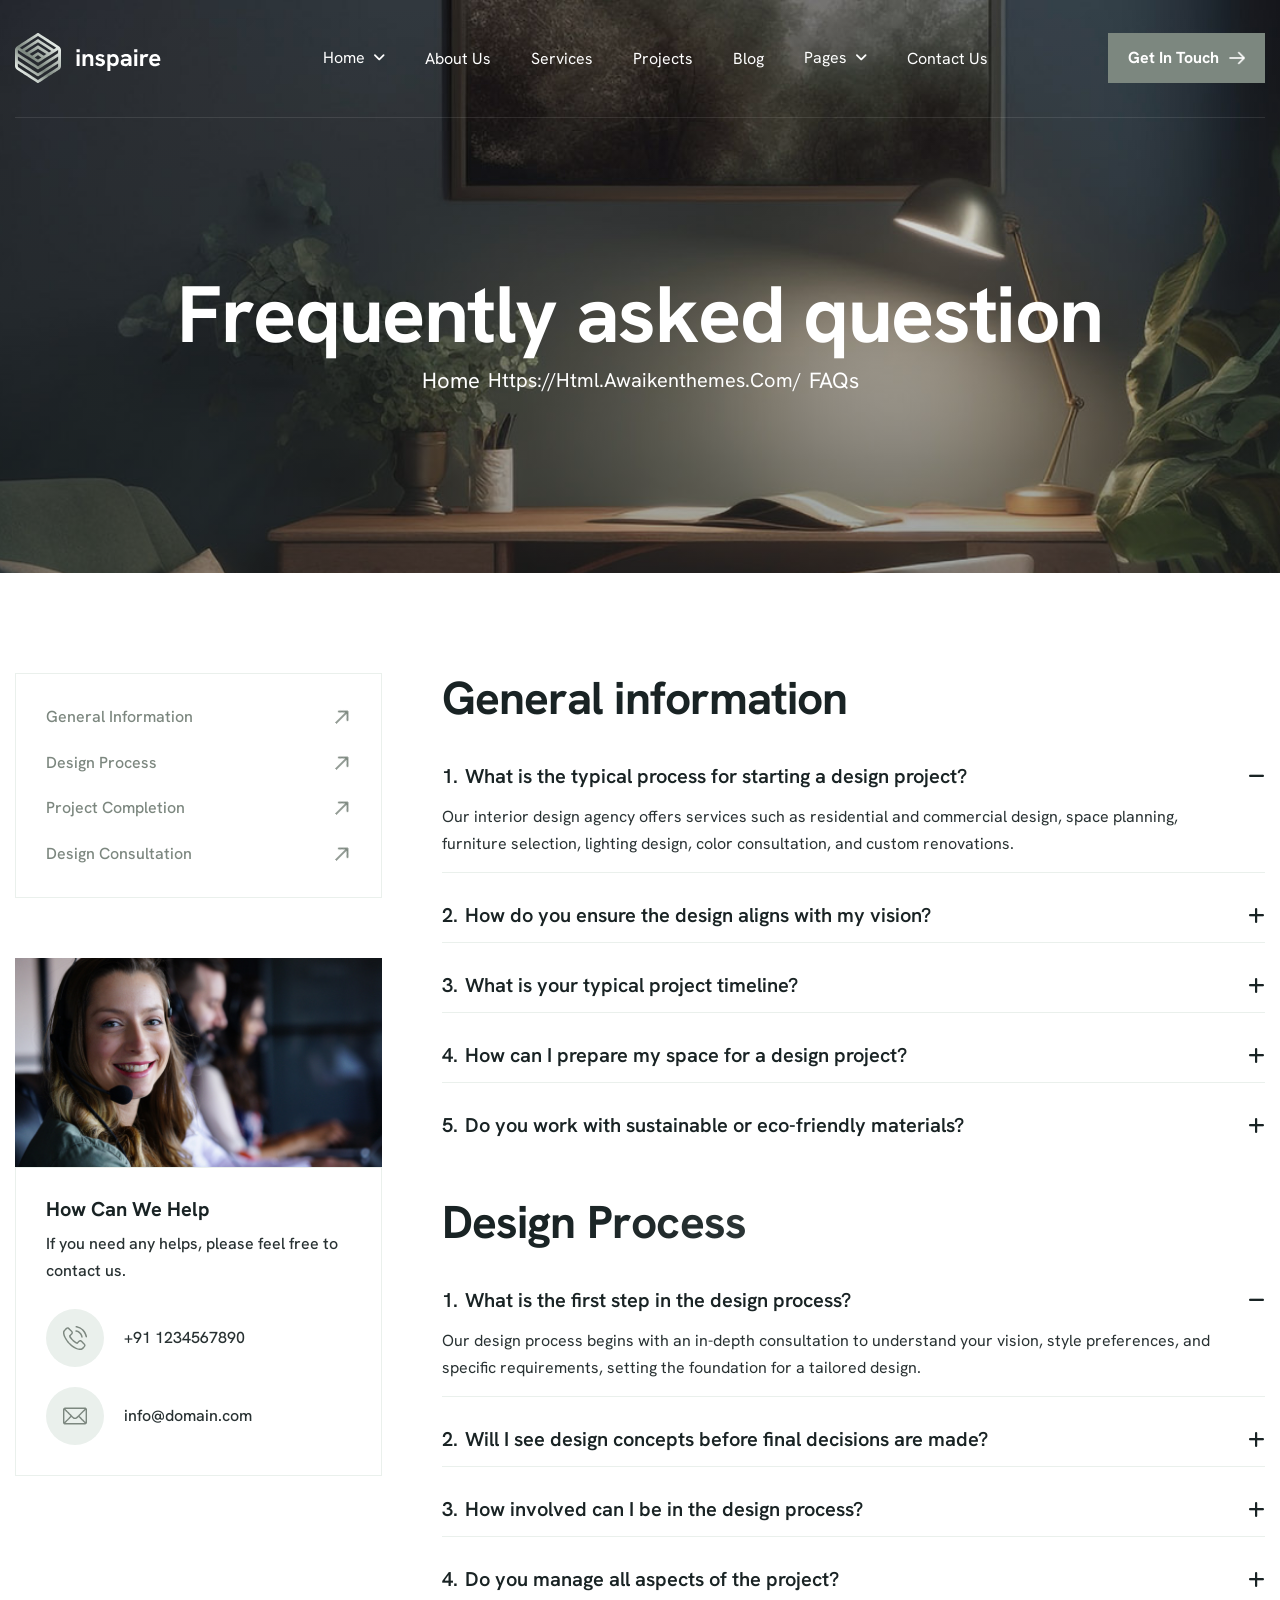
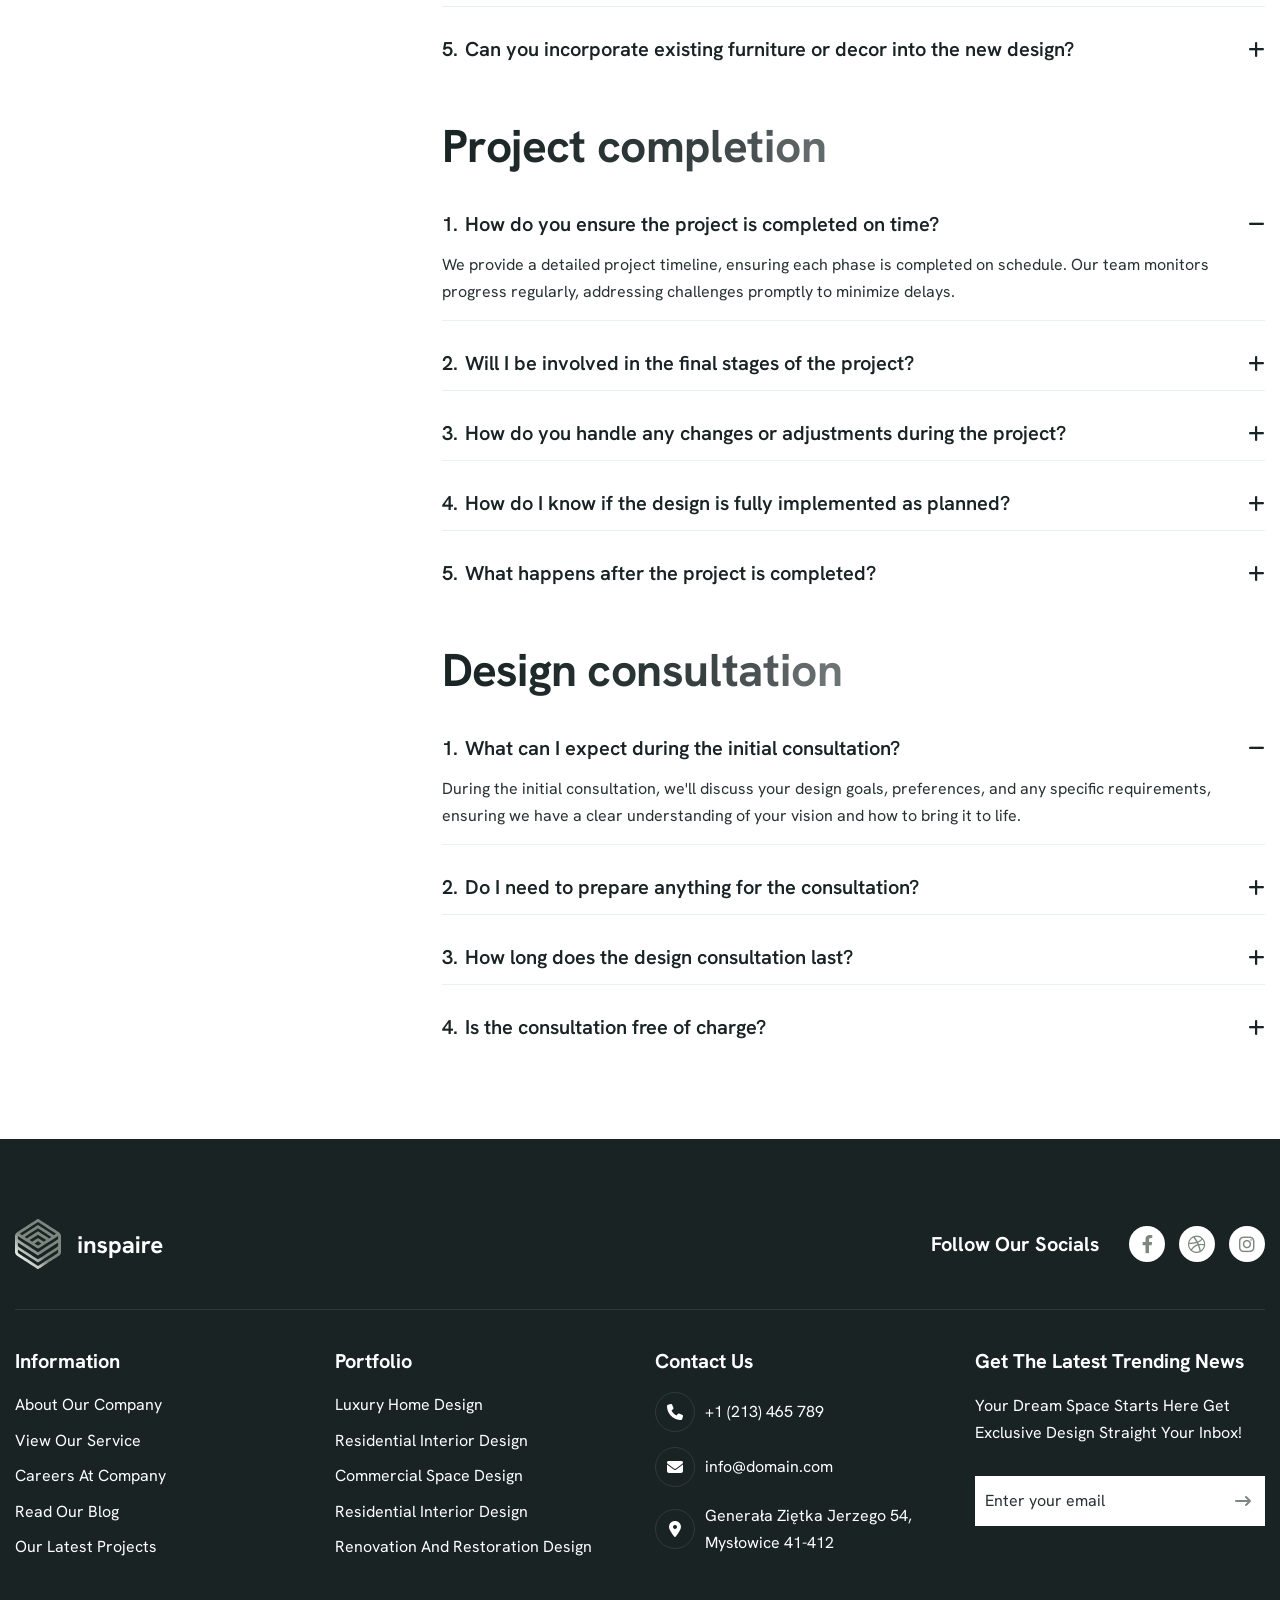
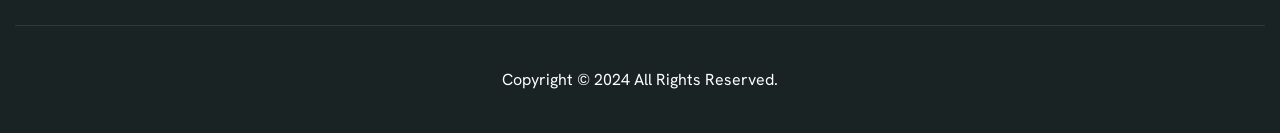
<file: faqs.html>
<!DOCTYPE html>
<html lang="zxx">

<!-- Mirrored from html.awaikenthemes.com/inspaire/faqs.html by HTTrack Website Copier/3.x [XR&CO'2014], Wed, 04 Feb 2026 04:20:05 GMT -->
<head>
	<!-- Meta -->
	<meta charset="utf-8">
	<meta http-equiv="X-UA-Compatible" content="IE=edge">
	<meta name="viewport" content="width=device-width, initial-scale=1.0, maximum-scale=1">
	<meta name="description" content="">
	<meta name="keywords" content="">
	<meta name="author" content="Awaiken">
	<!-- Page Title -->
    <title>Inspaire - Architecture and Interior Design HTML Template</title>
	<!-- Favicon Icon -->
	<link rel="shortcut icon" type="image/x-icon" href="images/favicon.png">
	<!-- Google Fonts Css-->
	<link rel="preconnect" href="https://fonts.googleapis.com/">
    <link rel="preconnect" href="https://fonts.gstatic.com/" crossorigin>
    <link href="https://fonts.googleapis.com/css2?family=Hanken+Grotesk:ital,wght@0,100..900;1,100..900&amp;display=swap" rel="stylesheet">
	<!-- Bootstrap Css -->
	<link href="css/bootstrap.min.css" rel="stylesheet" media="screen">
	<!-- SlickNav Css -->
	<link href="css/slicknav.min.css" rel="stylesheet">
	<!-- Swiper Css -->
	<link rel="stylesheet" href="css/swiper-bundle.min.css">
	<!-- Font Awesome Icon Css-->
	<link href="css/all.min.css" rel="stylesheet" media="screen">
	<!-- Animated Css -->
	<link href="css/animate.css" rel="stylesheet">
    <!-- Magnific Popup Core Css File -->
	<link rel="stylesheet" href="css/magnific-popup.css">
	<!-- Mouse Cursor Css File -->
	<link rel="stylesheet" href="css/mousecursor.css">
	<!-- Main Custom Css -->
	<link href="css/custom.css" rel="stylesheet" media="screen">
</head>
<body>

    <!-- Preloader Start -->
	<div class="preloader">
		<div class="loading-container">
			<div class="loading"></div>
			<div id="loading-icon"><img src="images/loader.svg" alt=""></div>
		</div>
	</div>
	<!-- Preloader End -->

    <!-- Header Start -->
	<header class="main-header">
		<div class="header-sticky">
			<nav class="container">
				<div class="navbar navbar-expand-lg">
					<!-- Logo Start -->
					<a class="navbar-brand" href="index.html">
						<img src="images/logo.svg" alt="Logo">
					</a>
					<!-- Logo End -->

					<!-- Main Menu Start -->
					<div class="collapse navbar-collapse main-menu">
                        <div class="nav-menu-wrapper">
                            <ul class="navbar-nav mr-auto" id="menu">
                                <li class="nav-item submenu"><a class="nav-link" href="index.html">Home</a>
                                    <ul>
                                        <li class="nav-item"><a class="nav-link" href="index-2.html">Home - Image</a></li>
                                        <li class="nav-item"><a class="nav-link" href="index-video.html">Home - Video</a></li>
                                        <li class="nav-item"><a class="nav-link" href="index-slider.html">Home - Slider</a></li>
                                    </ul>
                                </li>                                
                                <li class="nav-item"><a class="nav-link" href="about.html">About Us</a>
                                <li class="nav-item"><a class="nav-link" href="services.html">Services</a></li>
                                <li class="nav-item"><a class="nav-link" href="projects.html">Projects</a></li>
                                <li class="nav-item"><a class="nav-link" href="blog.html">Blog</a></li>
                                <li class="nav-item submenu"><a class="nav-link" href="#">Pages</a>
                                    <ul>                                        
                                        <li class="nav-item"><a class="nav-link" href="service-single.html">Service Details</a></li>
                                        <li class="nav-item"><a class="nav-link" href="project-single.html">Project Details</a></li>
                                        <li class="nav-item"><a class="nav-link" href="blog-single.html">Blog Details</a></li>
                                        <li class="nav-item"><a class="nav-link" href="image-gallery.html">Image Gallery</a></li>
                                        <li class="nav-item"><a class="nav-link" href="faqs.html">FAQs</a></li>
                                        <li class="nav-item"><a class="nav-link" href="404.html">404</a></li>
                                    </ul>
                                </li>
                                <li class="nav-item"><a class="nav-link" href="contact.html">Contact Us</a></li>                             
                            </ul>
                        </div>
                        <!-- Header Btn Start -->
                        <div class="header-btn d-inline-flex">
                            <a href="contact.html" class="btn-default">get in touch</a>
                        </div>
                        <!-- Header Btn End -->
					</div>
					<!-- Main Menu End -->
					<div class="navbar-toggle"></div>
				</div>
			</nav>
			<div class="responsive-menu"></div>
		</div>
	</header>
	<!-- Header End -->

    <!-- Page Header Start -->
	<div class="page-header parallaxie">
		<div class="container">
			<div class="row">
				<div class="col-lg-12">
					<!-- Page Header Box Start -->
					<div class="page-header-box">
						<h1 class="text-anime-style-2" data-cursor="-opaque">Frequently asked question</h1>
						<nav class="wow fadeInUp">
							<ol class="breadcrumb">
								<li class="breadcrumb-item"><a href="index.html">home</a></li>
								<li class="breadcrumb-item active" aria-current="page">FAQs</li>
							</ol>
						</nav>
					</div>
					<!-- Page Header Box End -->
				</div>
			</div>
		</div>
	</div>
	<!-- Page Header End -->

    <!-- Page Faqs Start -->
    <div class="page-faqs">
        <div class="container">
            <div class="row">
                <div class="col-lg-4">
                    <!-- Faqs Sidebar Start -->
                    <div class="faq-sidebar">
                        <!-- Faqs Catagery List Start -->
                        <div class="faq-catagery-list wow fadeInUp">
                            <ul>
                                <li><a href="#general_information">general information</a></li>
                                <li><a href="#design_process">design process</a></li>
                                <li><a href="#project_completion">project completion</a></li>
                                <li><a href="#design_consultation">design consultation</a></li>
                            </ul>
                        </div>
                        <!-- Faqs Catagery List End -->

                        <!-- Sidebar CTA Box Start -->
                        <div class="sidebar-cta-box wow fadeInUp" data-wow-delay="0.2s">
                            <!-- Sidebar CTA Image Start -->
                            <div class="sidebar-cta-image">
                                <div class="image-anime">
                                    <img src="images/sidebar-cta-img.jpg" alt="">
                                </div>
                            </div>
                            <!-- Sidebar CTA Image End -->

                            <!-- Sidebar CTA Body Start -->
                            <div class="sidebar-cta-Body">
                                <!-- Sidebar CTA Content Start -->
                                <div class="sidebar-cta-content">
                                    <h3>how can we help</h3>
                                    <p>If you need any helps, please feel free to contact us.</p>
                                </div>
                                <!-- Sidebar CTA Content End -->

                                <!-- Sidebar CTA Contact Start -->
                                <div class="sidebar-cta-contact">
                                    <!-- Sidebar CTA Contact Item Start -->
                                    <div class="sidebar-cta-contact-item">
                                        <div class="icon-box">
                                            <img src="images/icon-phone.svg" alt="">
                                        </div>
                                        <div class="cta-contact-item-content">
                                            <p>+91 1234567890</p>
                                        </div>
                                    </div>
                                    <!-- Sidebar CTA Contact Item Start -->

                                    <!-- Sidebar CTA Contact Item Start -->
                                    <div class="sidebar-cta-contact-item">
                                        <div class="icon-box">
                                            <img src="images/icon-mail.svg" alt="">
                                        </div>
                                        <div class="cta-contact-item-content">
                                            <p>info@domain.com</p>
                                        </div>
                                    </div>
                                    <!-- Sidebar CTA Contact Item Start -->
                                </div>
                                <!-- Sidebar CTA Contact End -->
                            </div>
                            <!-- Sidebar CTA Body End -->
                        </div>
                        <!-- Sidebar CTA Box End -->
                    </div>
                    <!-- Faqs Sidebar End -->
                </div>

                <div class="col-lg-8">
                    <div class="page-faqs-catagery">
                        <!-- FAQs section start -->
                        <div class="our-faq-section page-faq-accordion" id="general_information">
                            <div class="section-title">
                                <h2 class="text-anime-style-2" data-cursor="-opaque">General information</h2>
                            </div>
                            <!-- FAQ Accordion Start -->
                            <div class="faq-accordion" id="accordion">
                                <!-- FAQ Item Start -->
                                <div class="accordion-item wow fadeInUp">
                                    <h2 class="accordion-header" id="heading1">
                                        <button class="accordion-button" type="button" data-bs-toggle="collapse" data-bs-target="#collapse1" aria-expanded="true" aria-controls="collapse1">
                                            <span>1.</span> What is the typical process for starting a design project?
                                        </button>
                                    </h2>
                                    <div id="collapse1" class="accordion-collapse collapse show" aria-labelledby="heading1" data-bs-parent="#accordion">
                                        <div class="accordion-body">
                                            <p>Our interior design agency offers services such as residential and commercial design, space planning, furniture selection, lighting design, color consultation, and custom renovations.</p>
                                        </div>
                                    </div>
                                </div>
                                <!-- FAQ Item End -->

                                <!-- FAQ Item Start -->
                                <div class="accordion-item wow fadeInUp" data-wow-delay="0.2s">
                                    <h2 class="accordion-header" id="heading2">
                                        <button class="accordion-button collapsed" type="button" data-bs-toggle="collapse" data-bs-target="#collapse2" aria-expanded="false" aria-controls="collapse2">
                                            <span>2.</span> How do you ensure the design aligns with my vision?
                                        </button>
                                    </h2>
                                    <div id="collapse2" class="accordion-collapse collapse" aria-labelledby="heading2" data-bs-parent="#accordion">
                                        <div class="accordion-body">
                                            <p>Our interior design agency offers services such as residential and commercial design, space planning, furniture selection, lighting design, color consultation, and custom renovations.</p>
                                        </div>
                                    </div>
                                </div>
                                <!-- FAQ Item End -->

                                <!-- FAQ Item Start -->
                                <div class="accordion-item wow fadeInUp" data-wow-delay="0.4s">
                                    <h2 class="accordion-header" id="heading3">
                                        <button class="accordion-button collapsed" type="button" data-bs-toggle="collapse" data-bs-target="#collapse3" aria-expanded="false" aria-controls="collapse3">
                                            <span>3.</span> What is your typical project timeline?
                                        </button>
                                    </h2>
                                    <div id="collapse3" class="accordion-collapse collapse" aria-labelledby="heading3" data-bs-parent="#accordion">
                                        <div class="accordion-body">
                                            <p>Our interior design agency offers services such as residential and commercial design, space planning, furniture selection, lighting design, color consultation, and custom renovations.</p>
                                        </div>
                                    </div>
                                </div>
                                <!-- FAQ Item End -->

                                <!-- FAQ Item Start -->
                                <div class="accordion-item wow fadeInUp" data-wow-delay="0.6s">
                                    <h2 class="accordion-header" id="heading4">
                                        <button class="accordion-button collapsed" type="button" data-bs-toggle="collapse" data-bs-target="#collapse4" aria-expanded="false" aria-controls="collapse4">
                                            <span>4.</span> How can I prepare my space for a design project?
                                        </button>
                                    </h2>
                                    <div id="collapse4" class="accordion-collapse collapse" aria-labelledby="heading4" data-bs-parent="#accordion">
                                        <div class="accordion-body">
                                            <p>Our interior design agency offers services such as residential and commercial design, space planning, furniture selection, lighting design, color consultation, and custom renovations.</p>
                                        </div>
                                    </div>
                                </div>
                                <!-- FAQ Item End -->

                                <!-- FAQ Item Start -->
                                <div class="accordion-item wow fadeInUp" data-wow-delay="0.8s">
                                    <h2 class="accordion-header" id="heading5">
                                        <button class="accordion-button collapsed" type="button" data-bs-toggle="collapse" data-bs-target="#collapse5" aria-expanded="false" aria-controls="collapse5">
                                            <span>5.</span> Do you work with sustainable or eco-friendly materials?
                                        </button>
                                    </h2>
                                    <div id="collapse5" class="accordion-collapse collapse" aria-labelledby="heading5" data-bs-parent="#accordion">
                                        <div class="accordion-body">
                                            <p>Our interior design agency offers services such as residential and commercial design, space planning, furniture selection, lighting design, color consultation, and custom renovations.</p>
                                        </div>
                                    </div>
                                </div>
                                <!-- FAQ Item End -->
                            </div>
                            <!-- FAQ Accordion End -->
                        </div>
                        <!-- FAQs section End -->

                        <!-- FAQs section start -->
                        <div class="our-faq-section page-faq-accordion" id="design_process">
                            <div class="section-title">
                                <h2 class="text-anime-style-2" data-cursor="-opaque">Design Process</h2>
                            </div>
                            <!-- FAQ Accordion Start -->
                            <div class="faq-accordion" id="accordion1">
                                <!-- FAQ Item Start -->
                                <div class="accordion-item wow fadeInUp">
                                    <h2 class="accordion-header" id="heading6">
                                        <button class="accordion-button" type="button" data-bs-toggle="collapse" data-bs-target="#collapse6" aria-expanded="true" aria-controls="collapse6">
                                            <span>1.</span> What is the first step in the design process?
                                        </button>
                                    </h2>
                                    <div id="collapse6" class="accordion-collapse collapse show" aria-labelledby="heading6" data-bs-parent="#accordion1">
                                        <div class="accordion-body">
                                            <p>Our design process begins with an in-depth consultation to understand your vision, style preferences, and specific requirements, setting the foundation for a tailored design.</p>
                                        </div>
                                    </div>
                                </div>
                                <!-- FAQ Item End -->

                                <!-- FAQ Item Start -->
                                <div class="accordion-item wow fadeInUp" data-wow-delay="0.2s">
                                    <h2 class="accordion-header" id="heading7">
                                        <button class="accordion-button collapsed" type="button" data-bs-toggle="collapse" data-bs-target="#collapse7" aria-expanded="false" aria-controls="collapse7">
                                            <span>2.</span> Will I see design concepts before final decisions are made?
                                        </button>
                                    </h2>
                                    <div id="collapse7" class="accordion-collapse collapse" aria-labelledby="heading7" data-bs-parent="#accordion1">
                                        <div class="accordion-body">
                                            <p>Our design process begins with an in-depth consultation to understand your vision, style preferences, and specific requirements, setting the foundation for a tailored design.</p>
                                        </div>
                                    </div>
                                </div>
                                <!-- FAQ Item End -->

                                <!-- FAQ Item Start -->
                                <div class="accordion-item wow fadeInUp" data-wow-delay="0.4s">
                                    <h2 class="accordion-header" id="heading8">
                                        <button class="accordion-button collapsed" type="button" data-bs-toggle="collapse" data-bs-target="#collapse8" aria-expanded="false" aria-controls="collapse8">
                                            <span>3.</span> How involved can I be in the design process?
                                        </button>
                                    </h2>
                                    <div id="collapse8" class="accordion-collapse collapse" aria-labelledby="heading8" data-bs-parent="#accordion1">
                                        <div class="accordion-body">
                                            <p>Our design process begins with an in-depth consultation to understand your vision, style preferences, and specific requirements, setting the foundation for a tailored design.</p>
                                        </div>
                                    </div>
                                </div>
                                <!-- FAQ Item End -->

                                <!-- FAQ Item Start -->
                                <div class="accordion-item wow fadeInUp" data-wow-delay="0.6s">
                                    <h2 class="accordion-header" id="heading9">
                                        <button class="accordion-button collapsed" type="button" data-bs-toggle="collapse" data-bs-target="#collapse9" aria-expanded="true" aria-controls="collapse9">
                                            <span>4.</span> Do you manage all aspects of the project?
                                        </button>
                                    </h2>
                                    <div id="collapse9" class="accordion-collapse collapse" aria-labelledby="heading9" data-bs-parent="#accordion1">
                                        <div class="accordion-body">
                                            <p>Our design process begins with an in-depth consultation to understand your vision, style preferences, and specific requirements, setting the foundation for a tailored design.</p>
                                        </div>
                                    </div>
                                </div>
                                <!-- FAQ Item End -->

                                <!-- FAQ Item Start -->
                                <div class="accordion-item wow fadeInUp" data-wow-delay="0.8s">
                                    <h2 class="accordion-header" id="heading10">
                                        <button class="accordion-button collapsed" type="button" data-bs-toggle="collapse" data-bs-target="#collapse10" aria-expanded="false" aria-controls="collapse10">
                                            <span>5.</span> Can you incorporate existing furniture or decor into the new design?
                                        </button>
                                    </h2>
                                    <div id="collapse10" class="accordion-collapse collapse" aria-labelledby="heading10" data-bs-parent="#accordion1">
                                        <div class="accordion-body">
                                            <p>Our design process begins with an in-depth consultation to understand your vision, style preferences, and specific requirements, setting the foundation for a tailored design.</p>
                                        </div>
                                    </div>
                                </div>
                                <!-- FAQ Item End -->
                            </div>
                            <!-- FAQ Accordion End -->
                        </div>
                        <!-- FAQs section End -->

                        <!-- FAQs section start -->
                        <div class="our-faq-section page-faq-accordion" id="project_completion">
                            <div class="section-title">
                                <h2 class="text-anime-style-2" data-cursor="-opaque">Project completion</h2>
                            </div>
                            <!-- FAQ Accordion Start -->
                            <div class="faq-accordion" id="accordion2">
                                <!-- FAQ Item Start -->
                                <div class="accordion-item wow fadeInUp">
                                    <h2 class="accordion-header" id="heading11">
                                        <button class="accordion-button" type="button" data-bs-toggle="collapse" data-bs-target="#collapse11" aria-expanded="false" aria-controls="collapse11">
                                            <span>1.</span> How do you ensure the project is completed on time?
                                        </button>
                                    </h2>
                                    <div id="collapse11" class="accordion-collapse collapse show" aria-labelledby="heading11" data-bs-parent="#accordion2">
                                        <div class="accordion-body">
                                            <p>We provide a detailed project timeline, ensuring each phase is completed on schedule. Our team monitors progress regularly, addressing challenges promptly to minimize delays.</p>
                                        </div>
                                    </div>
                                </div>
                                <!-- FAQ Item End -->

                                <!-- FAQ Item Start -->
                                <div class="accordion-item wow fadeInUp" data-wow-delay="0.2s">
                                    <h2 class="accordion-header" id="heading12">
                                        <button class="accordion-button collapsed" type="button" data-bs-toggle="collapse" data-bs-target="#collapse12" aria-expanded="true" aria-controls="collapse12">
                                            <span>2.</span> Will I be involved in the final stages of the project?
                                        </button>
                                    </h2>
                                    <div id="collapse12" class="accordion-collapse collapse" aria-labelledby="heading12" data-bs-parent="#accordion2">
                                        <div class="accordion-body">
                                            <p>We provide a detailed project timeline, ensuring each phase is completed on schedule. Our team monitors progress regularly, addressing challenges promptly to minimize delays.</p>
                                        </div>
                                    </div>
                                </div>
                                <!-- FAQ Item End -->

                                <!-- FAQ Item Start -->
                                <div class="accordion-item wow fadeInUp" data-wow-delay="0.4s">
                                    <h2 class="accordion-header" id="heading13">
                                        <button class="accordion-button collapsed" type="button" data-bs-toggle="collapse" data-bs-target="#collapse13" aria-expanded="false" aria-controls="collapse13">
                                            <span>3.</span> How do you handle any changes or adjustments during the project?
                                        </button>
                                    </h2>
                                    <div id="collapse13" class="accordion-collapse collapse" aria-labelledby="heading13" data-bs-parent="#accordion2">
                                        <div class="accordion-body">
                                            <p>We provide a detailed project timeline, ensuring each phase is completed on schedule. Our team monitors progress regularly, addressing challenges promptly to minimize delays.</p>
                                        </div>
                                    </div>
                                </div>
                                <!-- FAQ Item End -->

                                <!-- FAQ Item Start -->
                                <div class="accordion-item wow fadeInUp" data-wow-delay="0.6s">
                                    <h2 class="accordion-header" id="heading14">
                                        <button class="accordion-button collapsed" type="button" data-bs-toggle="collapse" data-bs-target="#collapse14" aria-expanded="true" aria-controls="collapse14">
                                            <span>4.</span> How do I know if the design is fully implemented as planned?
                                        </button>
                                    </h2>
                                    <div id="collapse14" class="accordion-collapse collapse" aria-labelledby="heading14" data-bs-parent="#accordion2">
                                        <div class="accordion-body">
                                            <p>We provide a detailed project timeline, ensuring each phase is completed on schedule. Our team monitors progress regularly, addressing challenges promptly to minimize delays.</p>
                                        </div>
                                    </div>
                                </div>
                                <!-- FAQ Item End -->

                                <!-- FAQ Item Start -->
                                <div class="accordion-item wow fadeInUp" data-wow-delay="0.8s">
                                    <h2 class="accordion-header" id="heading15">
                                        <button class="accordion-button collapsed" type="button" data-bs-toggle="collapse" data-bs-target="#collapse15" aria-expanded="false" aria-controls="collapse15">
                                            <span>5.</span> What happens after the project is completed?
                                        </button>
                                    </h2>
                                    <div id="collapse15" class="accordion-collapse collapse" aria-labelledby="heading15" data-bs-parent="#accordion2">
                                        <div class="accordion-body">
                                            <p>We provide a detailed project timeline, ensuring each phase is completed on schedule. Our team monitors progress regularly, addressing challenges promptly to minimize delays.</p>
                                        </div>
                                    </div>
                                </div>
                                <!-- FAQ Item End -->
                            </div>
                            <!-- FAQ Accordion End -->
                        </div>
                        <!-- FAQs section End -->

                        <!-- FAQs section start -->
                        <div class="our-faq-section page-faq-accordion" id="design_consultation">
                            <div class="section-title">
                                <h2 class="text-anime-style-2" data-cursor="-opaque">Design consultation</h2>
                            </div>
                            <!-- FAQ Accordion Start -->
                            <div class="faq-accordion" id="accordion3">
                                <!-- FAQ Item Start -->
                                <div class="accordion-item wow fadeInUp">
                                    <h2 class="accordion-header" id="heading16">
                                        <button class="accordion-button" type="button" data-bs-toggle="collapse" data-bs-target="#collapse16" aria-expanded="false" aria-controls="collapse16">
                                            <span>1.</span> What can I expect during the initial consultation?
                                        </button>
                                    </h2>
                                    <div id="collapse16" class="accordion-collapse collapse show" aria-labelledby="heading16" data-bs-parent="#accordion3">
                                        <div class="accordion-body">
                                            <p>During the initial consultation, we'll discuss your design goals, preferences, and any specific requirements, ensuring we have a clear understanding of your vision and how to bring it to life.</p>
                                        </div>
                                    </div>
                                </div>
                                <!-- FAQ Item End -->

                                <!-- FAQ Item Start -->
                                <div class="accordion-item wow fadeInUp" data-wow-delay="0.2s">
                                    <h2 class="accordion-header" id="heading17">
                                        <button class="accordion-button collapsed" type="button" data-bs-toggle="collapse" data-bs-target="#collapse17" aria-expanded="false" aria-controls="collapse17">
                                            <span>2.</span> Do I need to prepare anything for the consultation?
                                        </button>
                                    </h2>
                                    <div id="collapse17" class="accordion-collapse collapse" aria-labelledby="heading17" data-bs-parent="#accordion3">
                                        <div class="accordion-body">
                                            <p>During the initial consultation, we'll discuss your design goals, preferences, and any specific requirements, ensuring we have a clear understanding of your vision and how to bring it to life.</p>
                                        </div>
                                    </div>
                                </div>
                                <!-- FAQ Item End -->

                                <!-- FAQ Item Start -->
                                <div class="accordion-item wow fadeInUp" data-wow-delay="0.4s">
                                    <h2 class="accordion-header" id="heading18">
                                        <button class="accordion-button collapsed" type="button" data-bs-toggle="collapse" data-bs-target="#collapse18" aria-expanded="false" aria-controls="collapse18">
                                            <span>3.</span> How long does the design consultation last?
                                        </button>
                                    </h2>
                                    <div id="collapse18" class="accordion-collapse collapse" aria-labelledby="heading18" data-bs-parent="#accordion3">
                                        <div class="accordion-body">
                                            <p>During the initial consultation, we'll discuss your design goals, preferences, and any specific requirements, ensuring we have a clear understanding of your vision and how to bring it to life.</p>
                                        </div>
                                    </div>
                                </div>
                                <!-- FAQ Item End -->

                                <!-- FAQ Item Start -->
                                <div class="accordion-item wow fadeInUp" data-wow-delay="0.6s">
                                    <h2 class="accordion-header" id="heading19">
                                        <button class="accordion-button collapsed" type="button" data-bs-toggle="collapse" data-bs-target="#collapse19" aria-expanded="false" aria-controls="collapse19">
                                            <span>4.</span> Is the consultation free of charge?
                                        </button>
                                    </h2>
                                    <div id="collapse19" class="accordion-collapse collapse" aria-labelledby="heading19" data-bs-parent="#accordion3">
                                        <div class="accordion-body">
                                            <p>During the initial consultation, we'll discuss your design goals, preferences, and any specific requirements, ensuring we have a clear understanding of your vision and how to bring it to life.</p>
                                        </div>
                                    </div>
                                </div>
                                <!-- FAQ Item End -->
                            </div>
                            <!-- FAQ Accordion End -->
                        </div>
                        <!-- FAQs section End -->
                    </div>                    
                </div>
            </div>
        </div>
    </div>
    <!-- Page Faq End -->

    <!-- Footer Start -->
    <footer class="main-footer">
        <div class="container">
            <div class="row">
                <div class="col-lg-12">
                    <!-- Footer Header Start -->
                    <div class="footer-header">
                        <div class="row align-items-center">  
                            <div class="col-md-6">
                                <!-- Footer Logo Start -->
                                <div class="footer-logo">
                                    <img src="images/footer-logo.svg" alt="">
                                </div>
                                <!-- Footer Logo End -->
                            </div>

                            <div class="col-md-6">
                                <!-- Footer Social Link Start -->
                                <div class="footer-social-links">
                                    <div class="footer-social-link-title">
                                        <h3>follow our socials</h3>
                                    </div>
                                    <ul>
                                        <li><a href="#"><i class="fa-brands fa-facebook-f"></i></a></li>
                                        <li><a href="#"><i class="fa-brands fa-dribbble"></i></a></li>
                                        <li><a href="#"><i class="fa-brands fa-instagram"></i></a></li>
                                    </ul>
                                </div>
                                <!-- Footer Social Link End -->
                            </div>
                        </div>
                    </div>
                    <!-- Footer Header End -->
                </div>

                <div class="col-lg-3 col-md-6">
                    <!-- Footer Links Start -->
                     <div class="footer-links">
                        <h3>information</h3>
                        <ul>
                            <li><a href="about.html">about our company</a></li>
                            <li><a href="services.html">view our service</a></li>
                            <li><a href="#">careers at company</a></li>
                            <li><a href="blog.html">read our blog</a></li>
                            <li><a href="projects.html">our latest projects</a></li>
                        </ul>
                     </div>
                    <!-- Footer Links End -->
                </div>

                <div class="col-lg-3 col-md-6">
                    <!-- Footer Links Start -->
                     <div class="footer-links">
                        <h3>portfolio</h3>
                        <ul>
                            <li><a href="project-single.html">luxury home design</a></li>
                            <li><a href="project-single.html">residential interior design</a></li>
                            <li><a href="project-single.html">commercial space design</a></li>
                            <li><a href="project-single.html">residential interior design</a></li>
                            <li><a href="project-single.html">renovation and restoration design</a></li>
                        </ul>
                     </div>
                    <!-- Footer Links End -->
                </div>

                <div class="col-lg-3 col-md-6">
                    <!-- Footer Contact Box Start -->
                    <div class="footer-contact-box footer-links">
                        <h3>contact us</h3>
                        <!-- Footer Contact Item Start -->
                        <div class="footer-contact-item">
                            <div class="icon-box">
                                <i class="fa-solid fa-phone"></i>
                            </div>
                            <div class="footer-contact-content">
                                <p>+1 (213) 465 789</p>
                            </div>
                        </div>
                        <!-- Footer Contact Item End -->

                        <!-- Footer Contact Item Start -->
                        <div class="footer-contact-item">
                            <div class="icon-box">
                                <i class="fa-solid fa-envelope"></i>
                            </div>
                            <div class="footer-contact-content">
                                <p>info@domain.com</p>
                            </div>
                        </div>
                        <!-- Footer Contact Item End -->

                        <!-- Footer Contact Item Start -->
                        <div class="footer-contact-item">
                            <div class="icon-box">
                                <i class="fa-solid fa-location-dot"></i>
                            </div>
                            <div class="footer-contact-content">
                                <p>Generała Ziętka Jerzego 54, Mysłowice 41-412</p>
                            </div>
                        </div>
                        <!-- Footer Contact Item End -->
                    </div>
                    <!-- Footer Contact Box End -->
                </div>

                <div class="col-lg-3 col-md-6">
                    <!-- Footer Newsletter Form Start -->
                    <div class="footer-latest-news footer-links">
                        <h3>get the latest trending news</h3>
                        
                        <div class="footer-newsletter-form">
                            <p>Your Dream Space Starts Here Get Exclusive Design Straight Your Inbox!</p>

                            <form id="newslettersForm" action="#" method="POST">
                                <div class="form-group">
                                    <input type="email" name="email" class="form-control"  id="mail" placeholder="Enter your email" required>
                                    <button type="submit"><i class="fa-solid fa-arrow-right-long"></i> </button>
                                </div>
                            </form>
                        </div>
                    </div>
                    <!-- Footer Newsletter Form End -->
                </div>
            </div>

            <!-- Footer Copyright Section Start -->
            <div class="footer-copyright">
                <div class="row">
                    <div class="col-md-12">
                        <!-- Footer Copyright Start -->
                        <div class="footer-copyright-text">
                            <p>Copyright © 2024 All Rights Reserved.</p>
                        </div>
                        <!-- Footer Copyright End -->
                    </div>
                </div>
            </div>
            <!-- Footer Copyright Section End -->
        </div>
    </footer>
    <!-- Footer End -->

    <!-- Jquery Library File -->
    <script src="js/jquery-3.7.1.min.js"></script>
    <!-- Bootstrap js file -->
    <script src="js/bootstrap.min.js"></script>
    <!-- Validator js file -->
    <script src="js/validator.min.js"></script>
    <!-- SlickNav js file -->
    <script src="js/jquery.slicknav.js"></script>
    <!-- Swiper js file -->
    <script src="js/swiper-bundle.min.js"></script>
    <!-- Counter js file -->
    <script src="js/jquery.waypoints.min.js"></script>
    <script src="js/jquery.counterup.min.js"></script>
    <!-- Isotop js file -->
	<script src="js/isotope.min.js"></script>
    <!-- Magnific js file -->
    <script src="js/jquery.magnific-popup.min.js"></script>
    <!-- SmoothScroll -->
    <script src="js/SmoothScroll.js"></script>
    <!-- Parallax js -->
    <script src="js/parallaxie.js"></script>
    <!-- MagicCursor js file -->
    <script src="js/gsap.min.js"></script>
    <script src="js/magiccursor.js"></script>
    <!-- Text Effect js file -->
    <script src="js/SplitText.js"></script>
    <script src="js/ScrollTrigger.min.js"></script>
    <!-- YTPlayer js File -->
    <script src="js/jquery.mb.YTPlayer.min.js"></script>
    <!-- Wow js file -->
    <script src="js/wow.min.js"></script>
    <!-- Main Custom js file -->
    <script src="js/function.js"></script>
</body>

<!-- Mirrored from html.awaikenthemes.com/inspaire/faqs.html by HTTrack Website Copier/3.x [XR&CO'2014], Wed, 04 Feb 2026 04:20:05 GMT -->
</html>
</file>
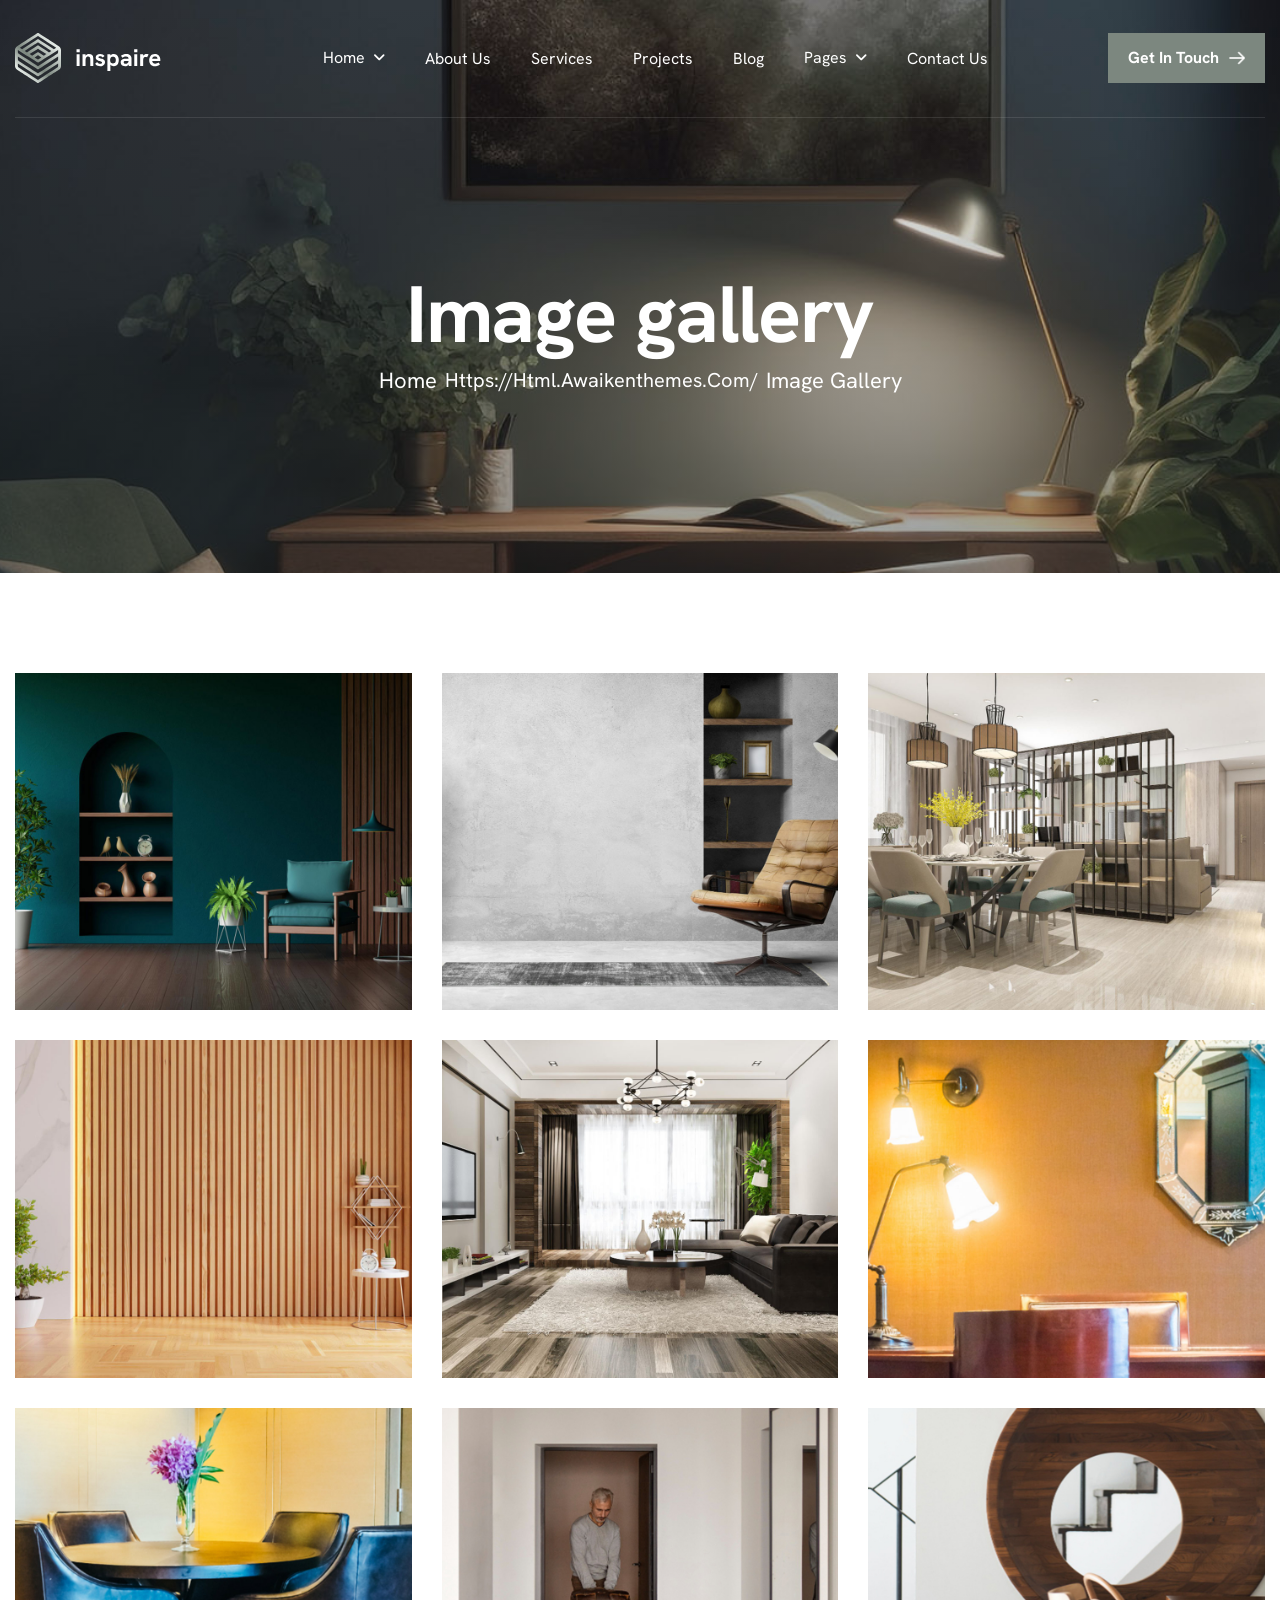
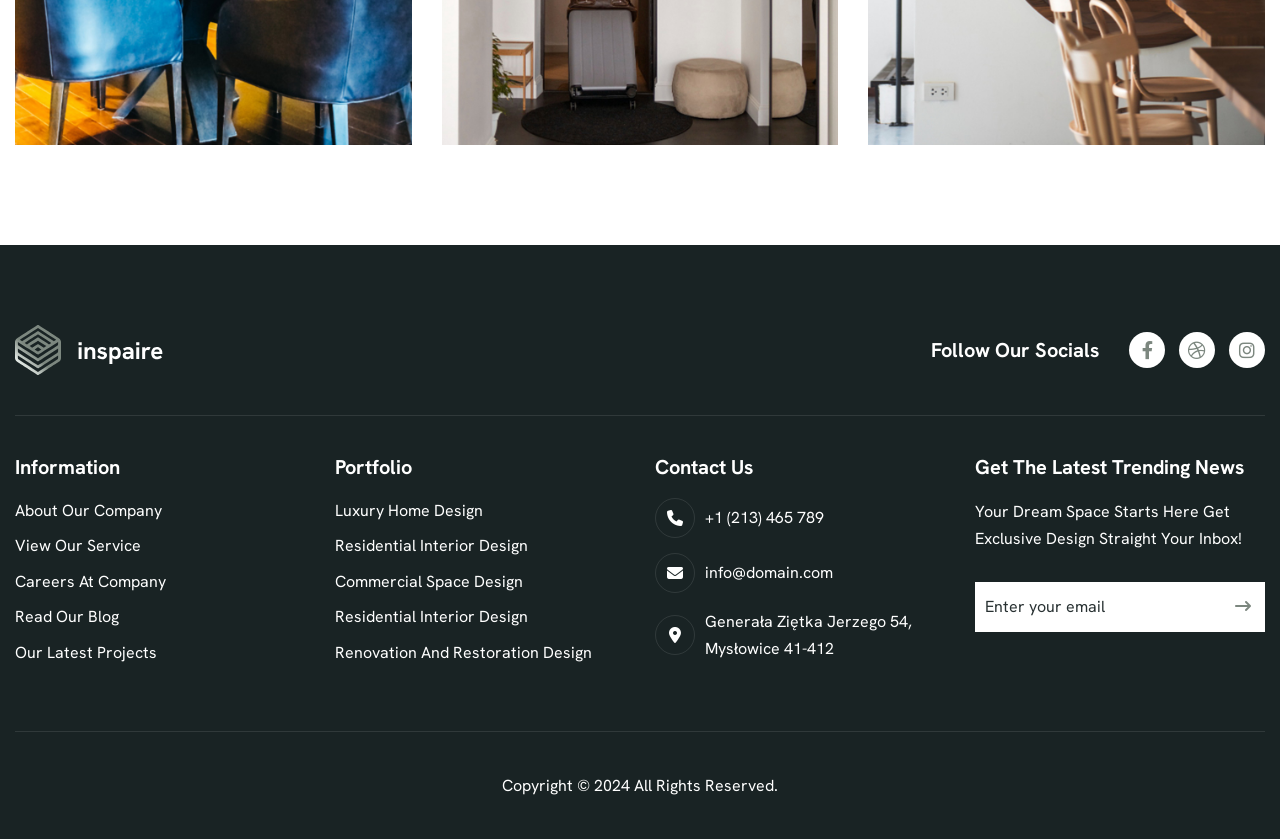
<file: image-gallery.html>
<!DOCTYPE html>
<html lang="zxx">

<!-- Mirrored from html.awaikenthemes.com/inspaire/image-gallery.html by HTTrack Website Copier/3.x [XR&CO'2014], Wed, 04 Feb 2026 04:20:04 GMT -->
<head>
	<!-- Meta -->
	<meta charset="utf-8">
	<meta http-equiv="X-UA-Compatible" content="IE=edge">
	<meta name="viewport" content="width=device-width, initial-scale=1.0, maximum-scale=1">
	<meta name="description" content="">
	<meta name="keywords" content="">
	<meta name="author" content="Awaiken">
	<!-- Page Title -->
    <title>Inspaire - Architecture and Interior Design HTML Template</title>
	<!-- Favicon Icon -->
	<link rel="shortcut icon" type="image/x-icon" href="images/favicon.png">
	<!-- Google Fonts Css-->
	<link rel="preconnect" href="https://fonts.googleapis.com/">
    <link rel="preconnect" href="https://fonts.gstatic.com/" crossorigin>
    <link href="https://fonts.googleapis.com/css2?family=Hanken+Grotesk:ital,wght@0,100..900;1,100..900&amp;display=swap" rel="stylesheet">
	<!-- Bootstrap Css -->
	<link href="css/bootstrap.min.css" rel="stylesheet" media="screen">
	<!-- SlickNav Css -->
	<link href="css/slicknav.min.css" rel="stylesheet">
	<!-- Swiper Css -->
	<link rel="stylesheet" href="css/swiper-bundle.min.css">
	<!-- Font Awesome Icon Css-->
	<link href="css/all.min.css" rel="stylesheet" media="screen">
	<!-- Animated Css -->
	<link href="css/animate.css" rel="stylesheet">
    <!-- Magnific Popup Core Css File -->
	<link rel="stylesheet" href="css/magnific-popup.css">
	<!-- Mouse Cursor Css File -->
	<link rel="stylesheet" href="css/mousecursor.css">
	<!-- Main Custom Css -->
	<link href="css/custom.css" rel="stylesheet" media="screen">
</head>
<body>

    <!-- Preloader Start -->
	<div class="preloader">
		<div class="loading-container">
			<div class="loading"></div>
			<div id="loading-icon"><img src="images/loader.svg" alt=""></div>
		</div>
	</div>
	<!-- Preloader End -->

    <!-- Header Start -->
	<header class="main-header">
		<div class="header-sticky">
			<nav class="container">
				<div class="navbar navbar-expand-lg">
					<!-- Logo Start -->
					<a class="navbar-brand" href="index.html">
						<img src="images/logo.svg" alt="Logo">
					</a>
					<!-- Logo End -->

					<!-- Main Menu Start -->
					<div class="collapse navbar-collapse main-menu">
                        <div class="nav-menu-wrapper">
                            <ul class="navbar-nav mr-auto" id="menu">
                                <li class="nav-item submenu"><a class="nav-link" href="index.html">Home</a>
                                    <ul>
                                        <li class="nav-item"><a class="nav-link" href="index-2.html">Home - Image</a></li>
                                        <li class="nav-item"><a class="nav-link" href="index-video.html">Home - Video</a></li>
                                        <li class="nav-item"><a class="nav-link" href="index-slider.html">Home - Slider</a></li>
                                    </ul>
                                </li>                                
                                <li class="nav-item"><a class="nav-link" href="about.html">About Us</a>
                                <li class="nav-item"><a class="nav-link" href="services.html">Services</a></li>
                                <li class="nav-item"><a class="nav-link" href="projects.html">Projects</a></li>
                                <li class="nav-item"><a class="nav-link" href="blog.html">Blog</a></li>
                                <li class="nav-item submenu"><a class="nav-link" href="#">Pages</a>
                                    <ul>                                        
                                        <li class="nav-item"><a class="nav-link" href="service-single.html">Service Details</a></li>
                                        <li class="nav-item"><a class="nav-link" href="project-single.html">Project Details</a></li>
                                        <li class="nav-item"><a class="nav-link" href="blog-single.html">Blog Details</a></li>
                                        <li class="nav-item"><a class="nav-link" href="image-gallery.html">Image Gallery</a></li>
                                        <li class="nav-item"><a class="nav-link" href="faqs.html">FAQs</a></li>
                                        <li class="nav-item"><a class="nav-link" href="404.html">404</a></li>
                                    </ul>
                                </li>
                                <li class="nav-item"><a class="nav-link" href="contact.html">Contact Us</a></li>                             
                            </ul>
                        </div>
                        <!-- Header Btn Start -->
                        <div class="header-btn d-inline-flex">
                            <a href="contact.html" class="btn-default">get in touch</a>
                        </div>
                        <!-- Header Btn End -->
					</div>
					<!-- Main Menu End -->
					<div class="navbar-toggle"></div>
				</div>
			</nav>
			<div class="responsive-menu"></div>
		</div>
	</header>
	<!-- Header End -->

    <!-- Page Header Start -->
	<div class="page-header parallaxie">
		<div class="container">
			<div class="row">
				<div class="col-lg-12">
					<!-- Page Header Box Start -->
					<div class="page-header-box">
						<h1 class="text-anime-style-2" data-cursor="-opaque">Image gallery</h1>
						<nav class="wow fadeInUp">
							<ol class="breadcrumb">
								<li class="breadcrumb-item"><a href="index.html">home</a></li>
								<li class="breadcrumb-item active" aria-current="page">image gallery</li>
							</ol>
						</nav>
					</div>
					<!-- Page Header Box End -->
				</div>
			</div>
		</div>
	</div>
	<!-- Page Header End -->

    <!-- Photo Gallery Section Start -->
	<div class="page-gallery">
		<div class="container">
			<!-- gallery section start -->
			<div class="row gallery-items page-gallery-box">
                <div class="col-lg-4 col-6">
                    <!-- image gallery start -->
                    <div class="photo-gallery wow fadeInUp" data-cursor-text="View">
                        <a href="images/gallery-1.jpg">
                            <figure class="image-anime">
                                <img src="images/gallery-1.jpg" alt="">
                            </figure>
                        </a>
                    </div>
                    <!-- image gallery end -->
                </div>

                <div class="col-lg-4 col-6">
                    <!-- image gallery start -->
                    <div class="photo-gallery wow fadeInUp" data-wow-delay="0.2s" data-cursor-text="View">
                        <a href="images/gallery-2.jpg">
                            <figure class="image-anime">
                                <img src="images/gallery-2.jpg" alt="">
                            </figure>
                        </a>
                    </div>
                    <!-- image gallery end -->
                </div>

                <div class="col-lg-4 col-6">
                    <!-- image gallery start -->
                    <div class="photo-gallery wow fadeInUp" data-wow-delay="0.4s" data-cursor-text="View">
                        <a href="images/gallery-3.jpg">
                            <figure class="image-anime">
                                <img src="images/gallery-3.jpg" alt="">
                            </figure>
                        </a>
                    </div>
                    <!-- image gallery end -->
                </div>

                <div class="col-lg-4 col-6">
                    <!-- image gallery start -->
                    <div class="photo-gallery wow fadeInUp" data-wow-delay="0.6s" data-cursor-text="View">
                        <a href="images/gallery-4.jpg">
                            <figure class="image-anime">
                                <img src="images/gallery-4.jpg" alt="">
                            </figure>
                        </a>
                    </div>
                    <!-- image gallery end -->
                </div>

                <div class="col-lg-4 col-6">
                    <!-- image gallery start -->
                    <div class="photo-gallery wow fadeInUp" data-wow-delay="0.8s" data-cursor-text="View">
                        <a href="images/gallery-5.jpg">
                            <figure class="image-anime">
                                <img src="images/gallery-5.jpg" alt="">
                            </figure>
                        </a>
                    </div>
                    <!-- image gallery end -->
                </div>

                <div class="col-lg-4 col-6">
                    <!-- image gallery start -->
                    <div class="photo-gallery wow fadeInUp" data-wow-delay="1s" data-cursor-text="View">
                        <a href="images/gallery-6.jpg">
                            <figure class="image-anime">
                                <img src="images/gallery-6.jpg" alt="">
                            </figure>
                        </a>
                    </div>
                    <!-- image gallery end -->
                </div>
                
                <div class="col-lg-4 col-6">
                    <!-- image gallery start -->
                    <div class="photo-gallery wow fadeInUp" data-wow-delay="1.2s" data-cursor-text="View">
                        <a href="images/gallery-7.jpg">
                            <figure class="image-anime">
                                <img src="images/gallery-7.jpg" alt="">
                            </figure>
                        </a>
                    </div>
                    <!-- image gallery end -->
                </div>

                <div class="col-lg-4 col-6">
                    <!-- image gallery start -->
                    <div class="photo-gallery wow fadeInUp" data-wow-delay="1.4s" data-cursor-text="View">
                        <a href="images/gallery-8.jpg">
                            <figure class="image-anime">
                                <img src="images/gallery-8.jpg" alt="">
                            </figure>
                        </a>
                    </div>
                    <!-- image gallery end -->
                </div>

                <div class="col-lg-4 col-6">
                    <!-- image gallery start -->
                    <div class="photo-gallery wow fadeInUp" data-wow-delay="1.6s" data-cursor-text="View">
                        <a href="images/gallery-9.jpg">
                            <figure class="image-anime">
                                <img src="images/gallery-9.jpg" alt="">
                            </figure>
                        </a>
                    </div>
                    <!-- image gallery end -->
                </div>
			</div>
			<!-- gallery section end -->
		</div>
	</div>
	<!-- Photo Gallery Section End -->

    <!-- Footer Start -->
    <footer class="main-footer">
        <div class="container">
            <div class="row">
                <div class="col-lg-12">
                    <!-- Footer Header Start -->
                    <div class="footer-header">
                        <div class="row align-items-center">  
                            <div class="col-md-6">
                                <!-- Footer Logo Start -->
                                <div class="footer-logo">
                                    <img src="images/footer-logo.svg" alt="">
                                </div>
                                <!-- Footer Logo End -->
                            </div>

                            <div class="col-md-6">
                                <!-- Footer Social Link Start -->
                                <div class="footer-social-links">
                                    <div class="footer-social-link-title">
                                        <h3>follow our socials</h3>
                                    </div>
                                    <ul>
                                        <li><a href="#"><i class="fa-brands fa-facebook-f"></i></a></li>
                                        <li><a href="#"><i class="fa-brands fa-dribbble"></i></a></li>
                                        <li><a href="#"><i class="fa-brands fa-instagram"></i></a></li>
                                    </ul>
                                </div>
                                <!-- Footer Social Link End -->
                            </div>
                        </div>
                    </div>
                    <!-- Footer Header End -->
                </div>

                <div class="col-lg-3 col-md-6">
                    <!-- Footer Links Start -->
                     <div class="footer-links">
                        <h3>information</h3>
                        <ul>
                            <li><a href="about.html">about our company</a></li>
                            <li><a href="services.html">view our service</a></li>
                            <li><a href="#">careers at company</a></li>
                            <li><a href="blog.html">read our blog</a></li>
                            <li><a href="projects.html">our latest projects</a></li>
                        </ul>
                     </div>
                    <!-- Footer Links End -->
                </div>

                <div class="col-lg-3 col-md-6">
                    <!-- Footer Links Start -->
                     <div class="footer-links">
                        <h3>portfolio</h3>
                        <ul>
                            <li><a href="project-single.html">luxury home design</a></li>
                            <li><a href="project-single.html">residential interior design</a></li>
                            <li><a href="project-single.html">commercial space design</a></li>
                            <li><a href="project-single.html">residential interior design</a></li>
                            <li><a href="project-single.html">renovation and restoration design</a></li>
                        </ul>
                     </div>
                    <!-- Footer Links End -->
                </div>

                <div class="col-lg-3 col-md-6">
                    <!-- Footer Contact Box Start -->
                    <div class="footer-contact-box footer-links">
                        <h3>contact us</h3>
                        <!-- Footer Contact Item Start -->
                        <div class="footer-contact-item">
                            <div class="icon-box">
                                <i class="fa-solid fa-phone"></i>
                            </div>
                            <div class="footer-contact-content">
                                <p>+1 (213) 465 789</p>
                            </div>
                        </div>
                        <!-- Footer Contact Item End -->

                        <!-- Footer Contact Item Start -->
                        <div class="footer-contact-item">
                            <div class="icon-box">
                                <i class="fa-solid fa-envelope"></i>
                            </div>
                            <div class="footer-contact-content">
                                <p>info@domain.com</p>
                            </div>
                        </div>
                        <!-- Footer Contact Item End -->

                        <!-- Footer Contact Item Start -->
                        <div class="footer-contact-item">
                            <div class="icon-box">
                                <i class="fa-solid fa-location-dot"></i>
                            </div>
                            <div class="footer-contact-content">
                                <p>Generała Ziętka Jerzego 54, Mysłowice 41-412</p>
                            </div>
                        </div>
                        <!-- Footer Contact Item End -->
                    </div>
                    <!-- Footer Contact Box End -->
                </div>

                <div class="col-lg-3 col-md-6">
                    <!-- Footer Newsletter Form Start -->
                    <div class="footer-latest-news footer-links">
                        <h3>get the latest trending news</h3>
                        
                        <div class="footer-newsletter-form">
                            <p>Your Dream Space Starts Here Get Exclusive Design Straight Your Inbox!</p>

                            <form id="newslettersForm" action="#" method="POST">
                                <div class="form-group">
                                    <input type="email" name="email" class="form-control"  id="mail" placeholder="Enter your email" required>
                                    <button type="submit"><i class="fa-solid fa-arrow-right-long"></i> </button>
                                </div>
                            </form>
                        </div>
                    </div>
                    <!-- Footer Newsletter Form End -->
                </div>
            </div>

            <!-- Footer Copyright Section Start -->
            <div class="footer-copyright">
                <div class="row">
                    <div class="col-md-12">
                        <!-- Footer Copyright Start -->
                        <div class="footer-copyright-text">
                            <p>Copyright © 2024 All Rights Reserved.</p>
                        </div>
                        <!-- Footer Copyright End -->
                    </div>
                </div>
            </div>
            <!-- Footer Copyright Section End -->
        </div>
    </footer>
    <!-- Footer End -->

    <!-- Jquery Library File -->
    <script src="js/jquery-3.7.1.min.js"></script>
    <!-- Bootstrap js file -->
    <script src="js/bootstrap.min.js"></script>
    <!-- Validator js file -->
    <script src="js/validator.min.js"></script>
    <!-- SlickNav js file -->
    <script src="js/jquery.slicknav.js"></script>
    <!-- Swiper js file -->
    <script src="js/swiper-bundle.min.js"></script>
    <!-- Counter js file -->
    <script src="js/jquery.waypoints.min.js"></script>
    <script src="js/jquery.counterup.min.js"></script>
    <!-- Isotop js file -->
	<script src="js/isotope.min.js"></script>
    <!-- Magnific js file -->
    <script src="js/jquery.magnific-popup.min.js"></script>
    <!-- SmoothScroll -->
    <script src="js/SmoothScroll.js"></script>
    <!-- Parallax js -->
    <script src="js/parallaxie.js"></script>
    <!-- MagicCursor js file -->
    <script src="js/gsap.min.js"></script>
    <script src="js/magiccursor.js"></script>
    <!-- Text Effect js file -->
    <script src="js/SplitText.js"></script>
    <script src="js/ScrollTrigger.min.js"></script>
    <!-- YTPlayer js File -->
    <script src="js/jquery.mb.YTPlayer.min.js"></script>
    <!-- Wow js file -->
    <script src="js/wow.min.js"></script>
    <!-- Main Custom js file -->
    <script src="js/function.js"></script>
</body>

<!-- Mirrored from html.awaikenthemes.com/inspaire/image-gallery.html by HTTrack Website Copier/3.x [XR&CO'2014], Wed, 04 Feb 2026 04:20:05 GMT -->
</html>
</file>
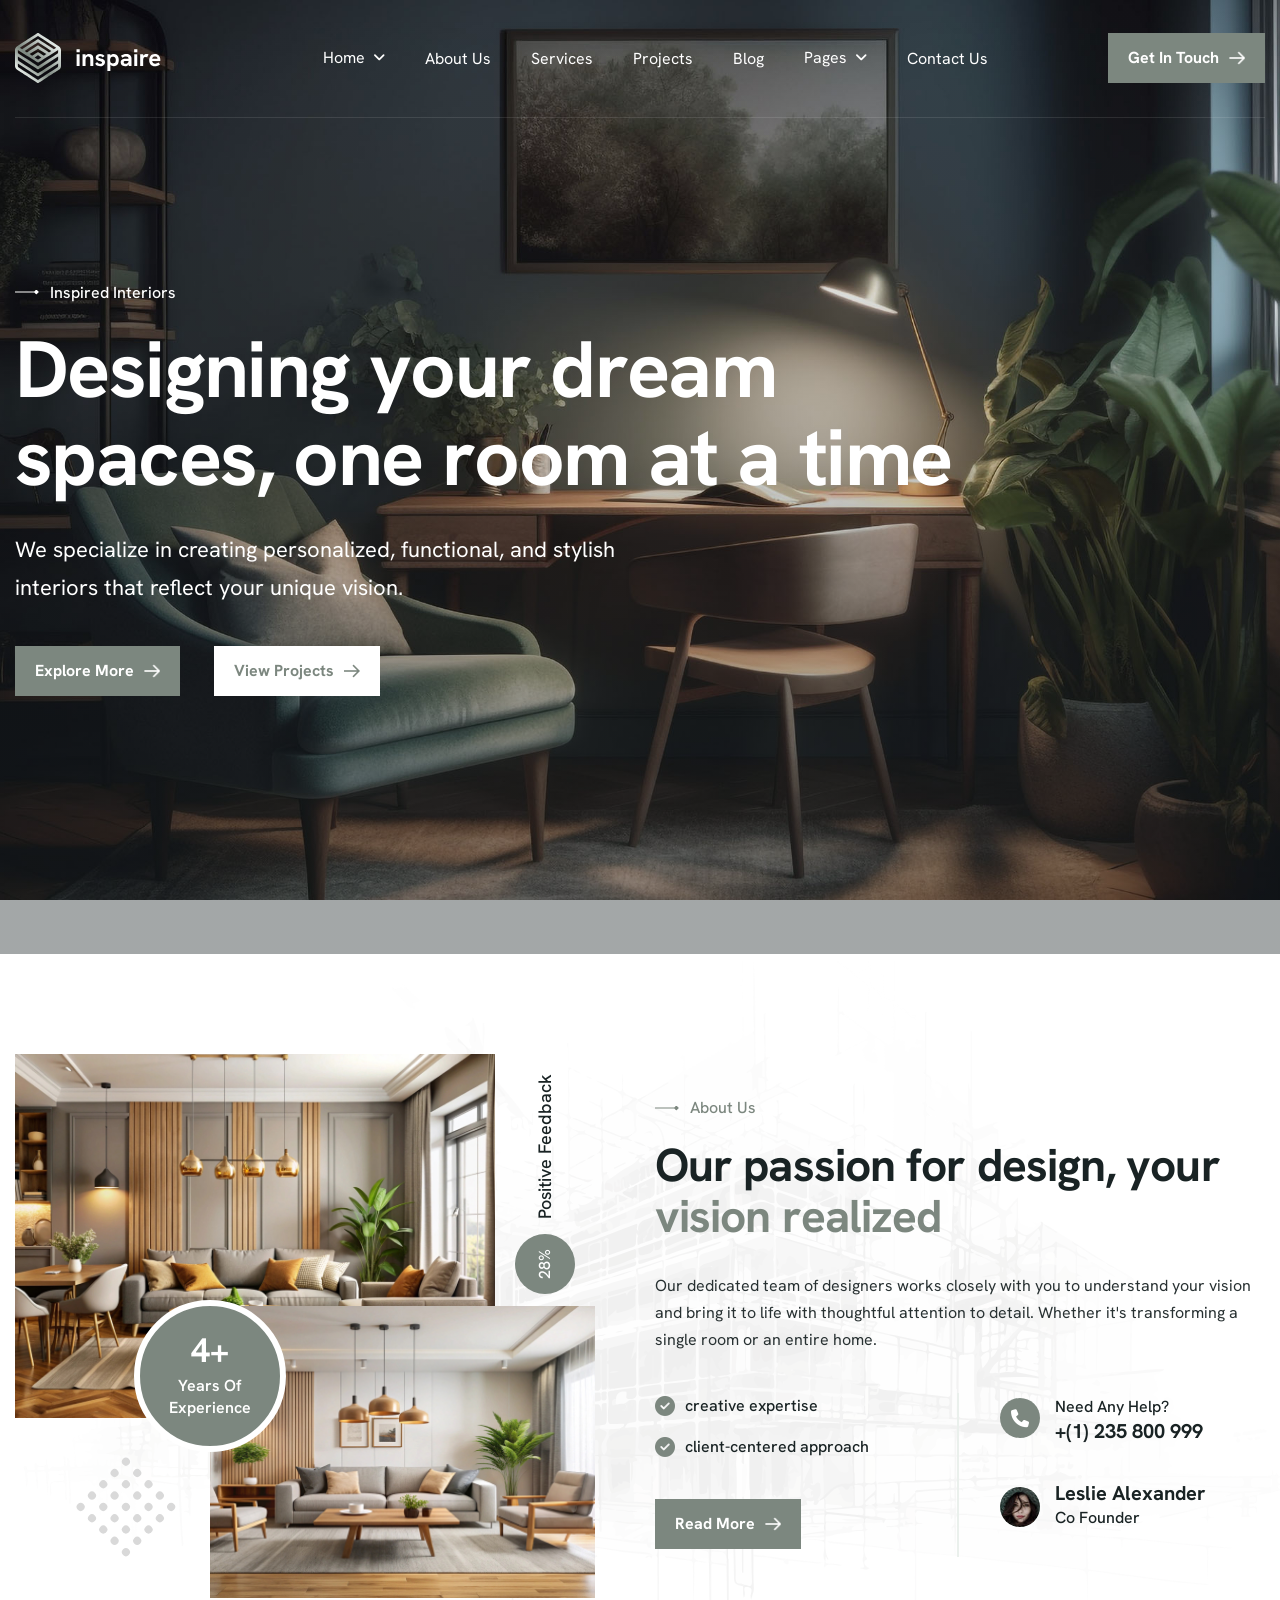
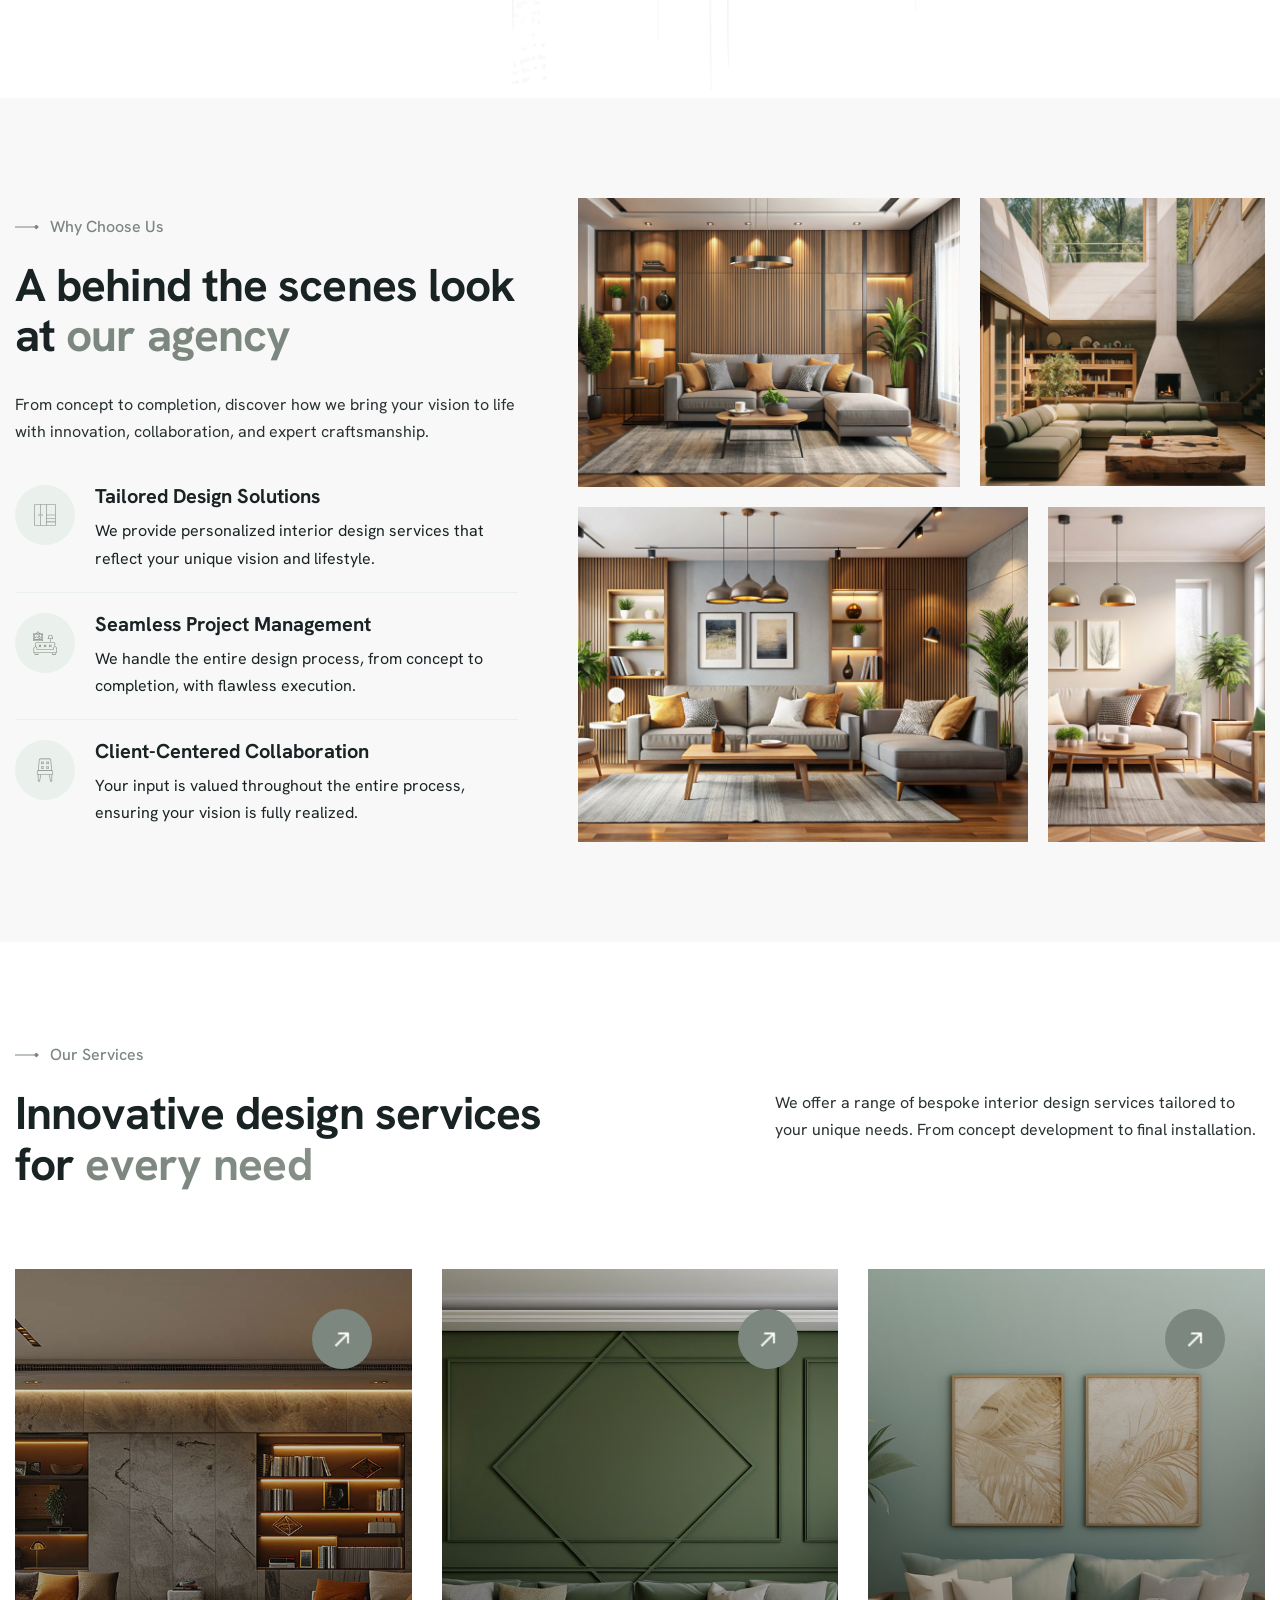
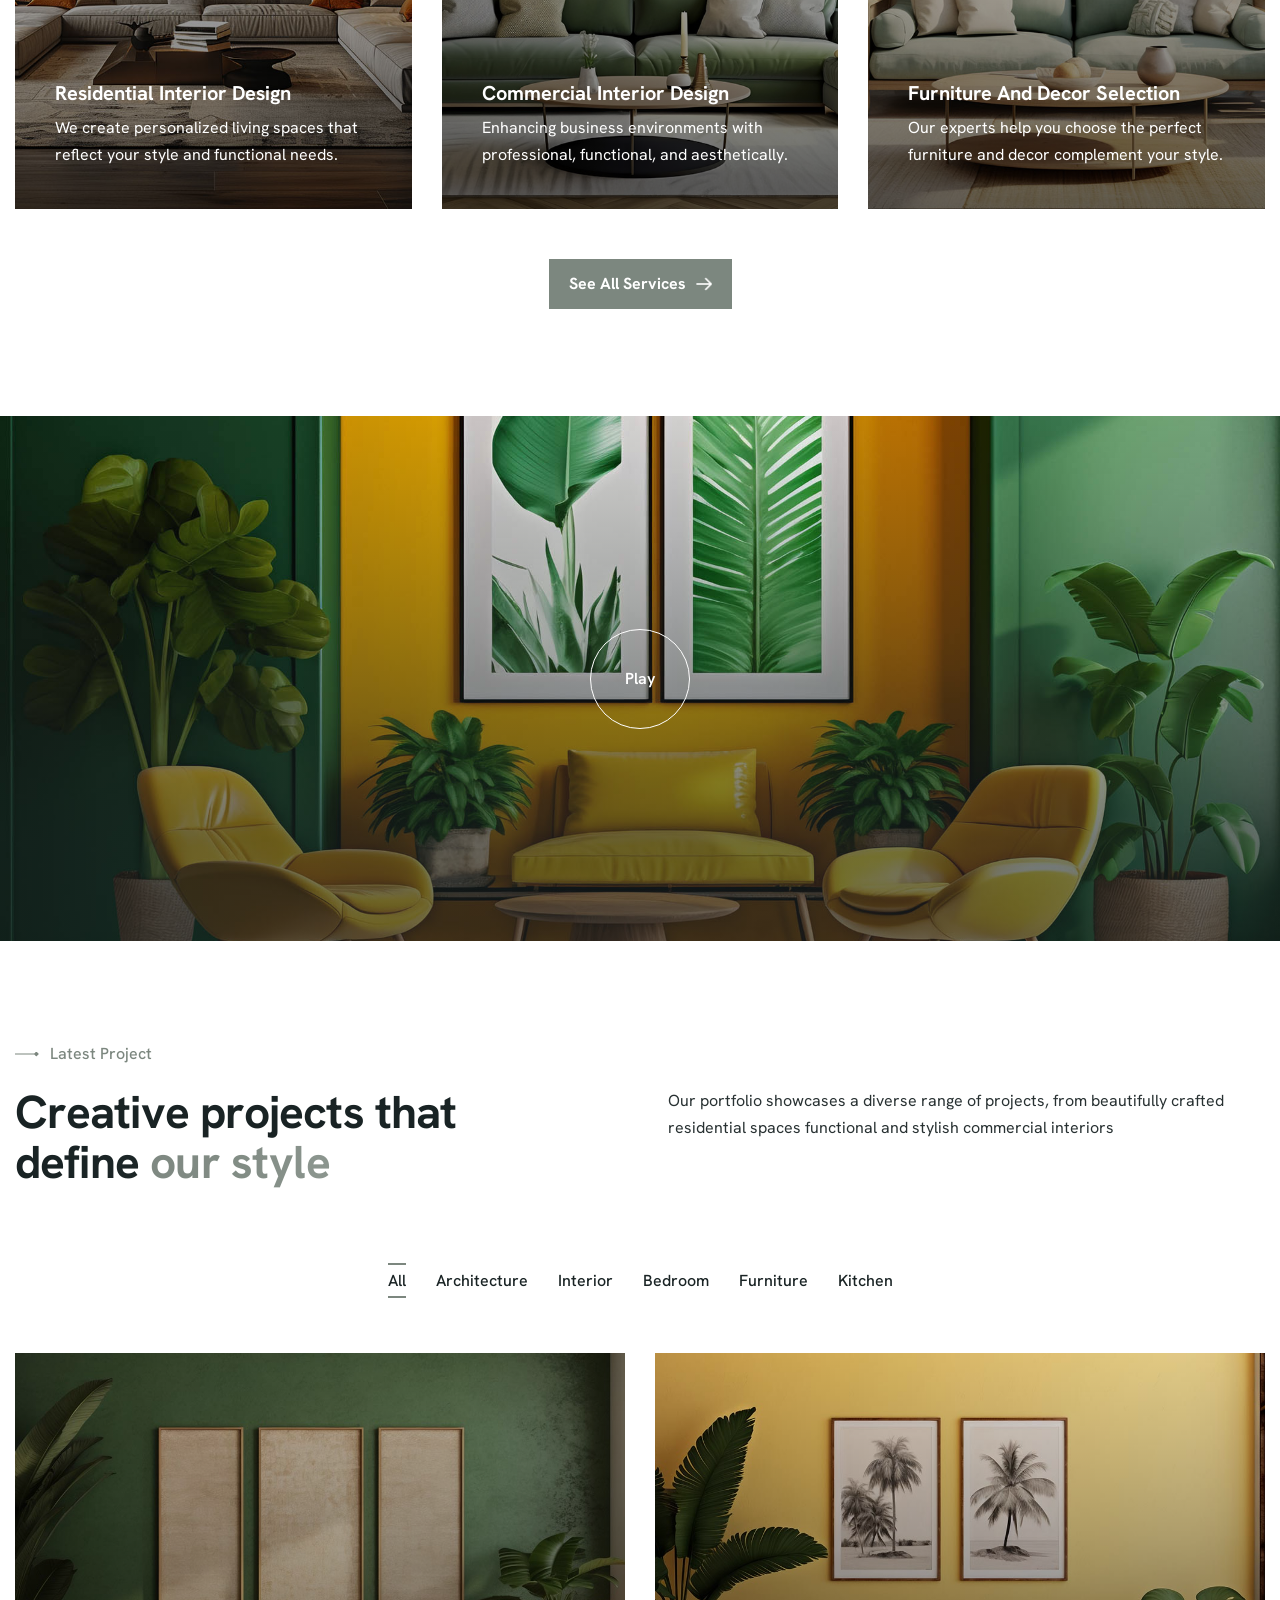
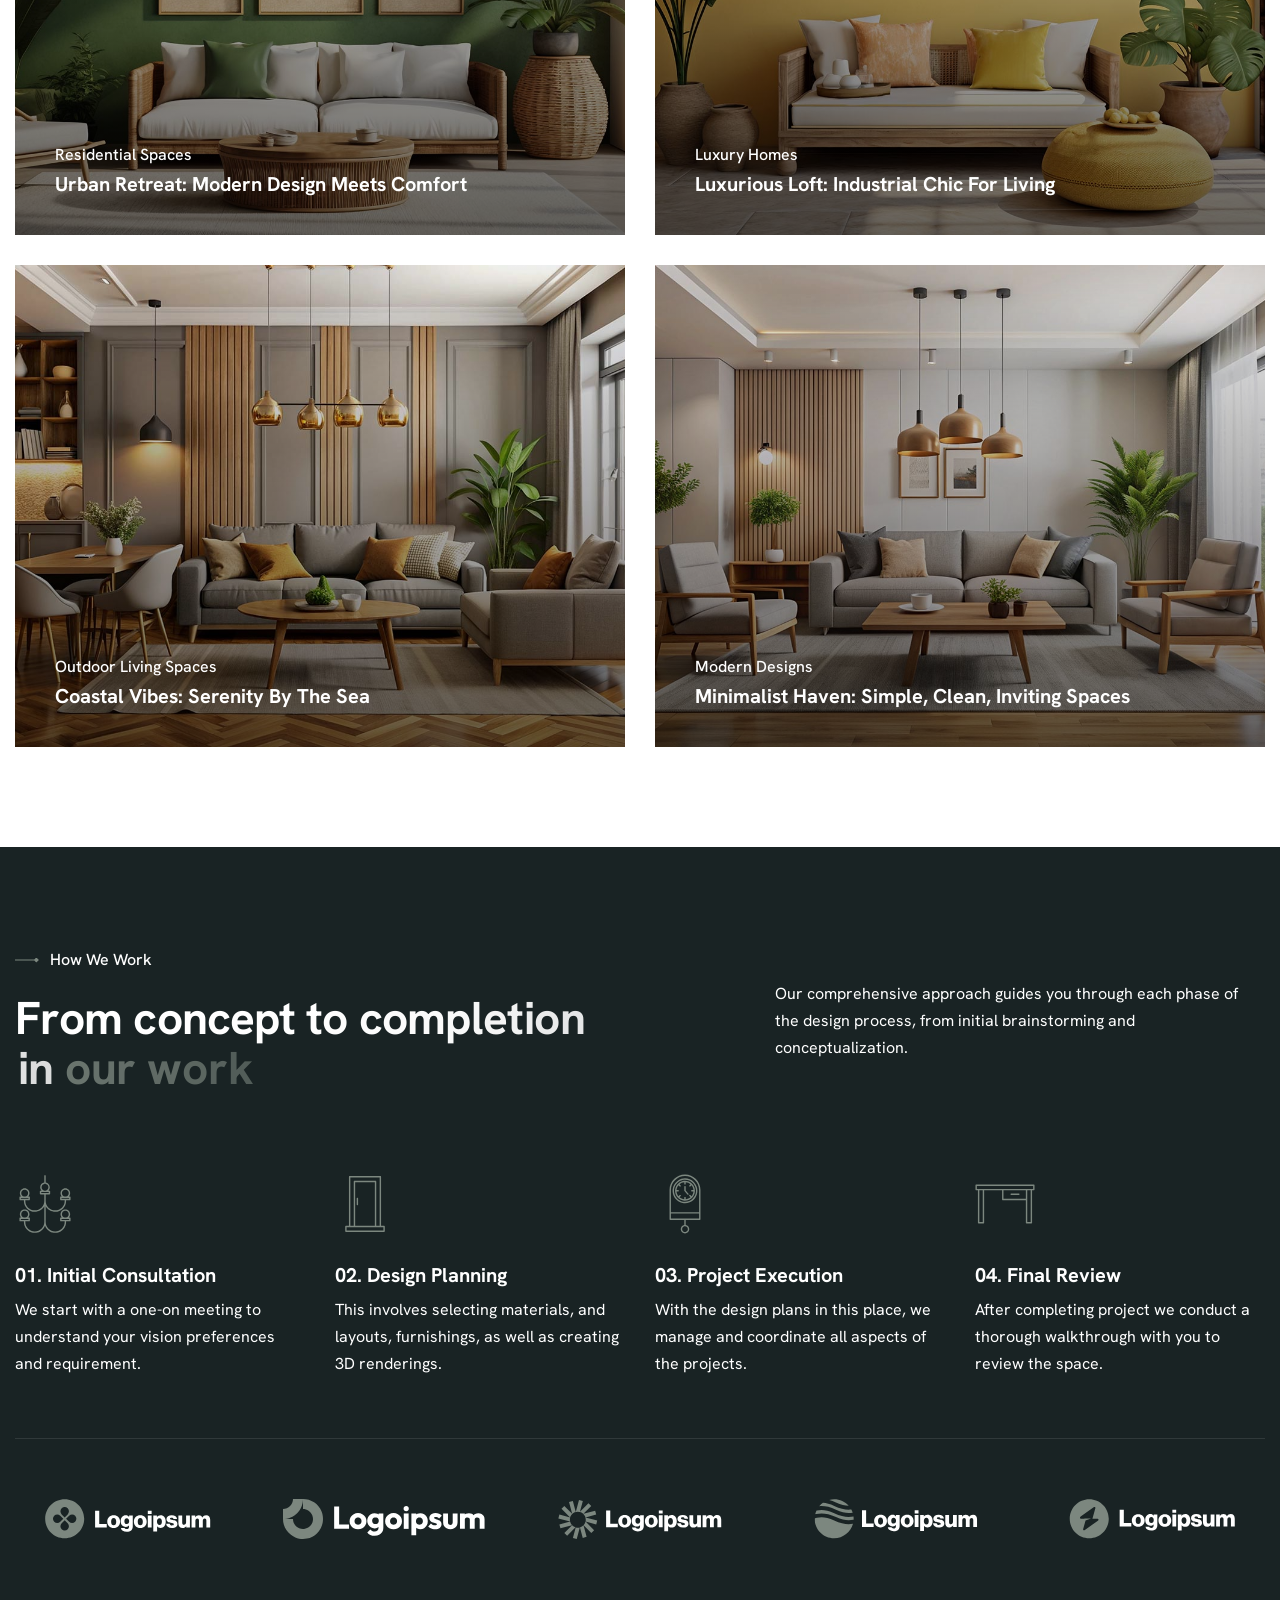
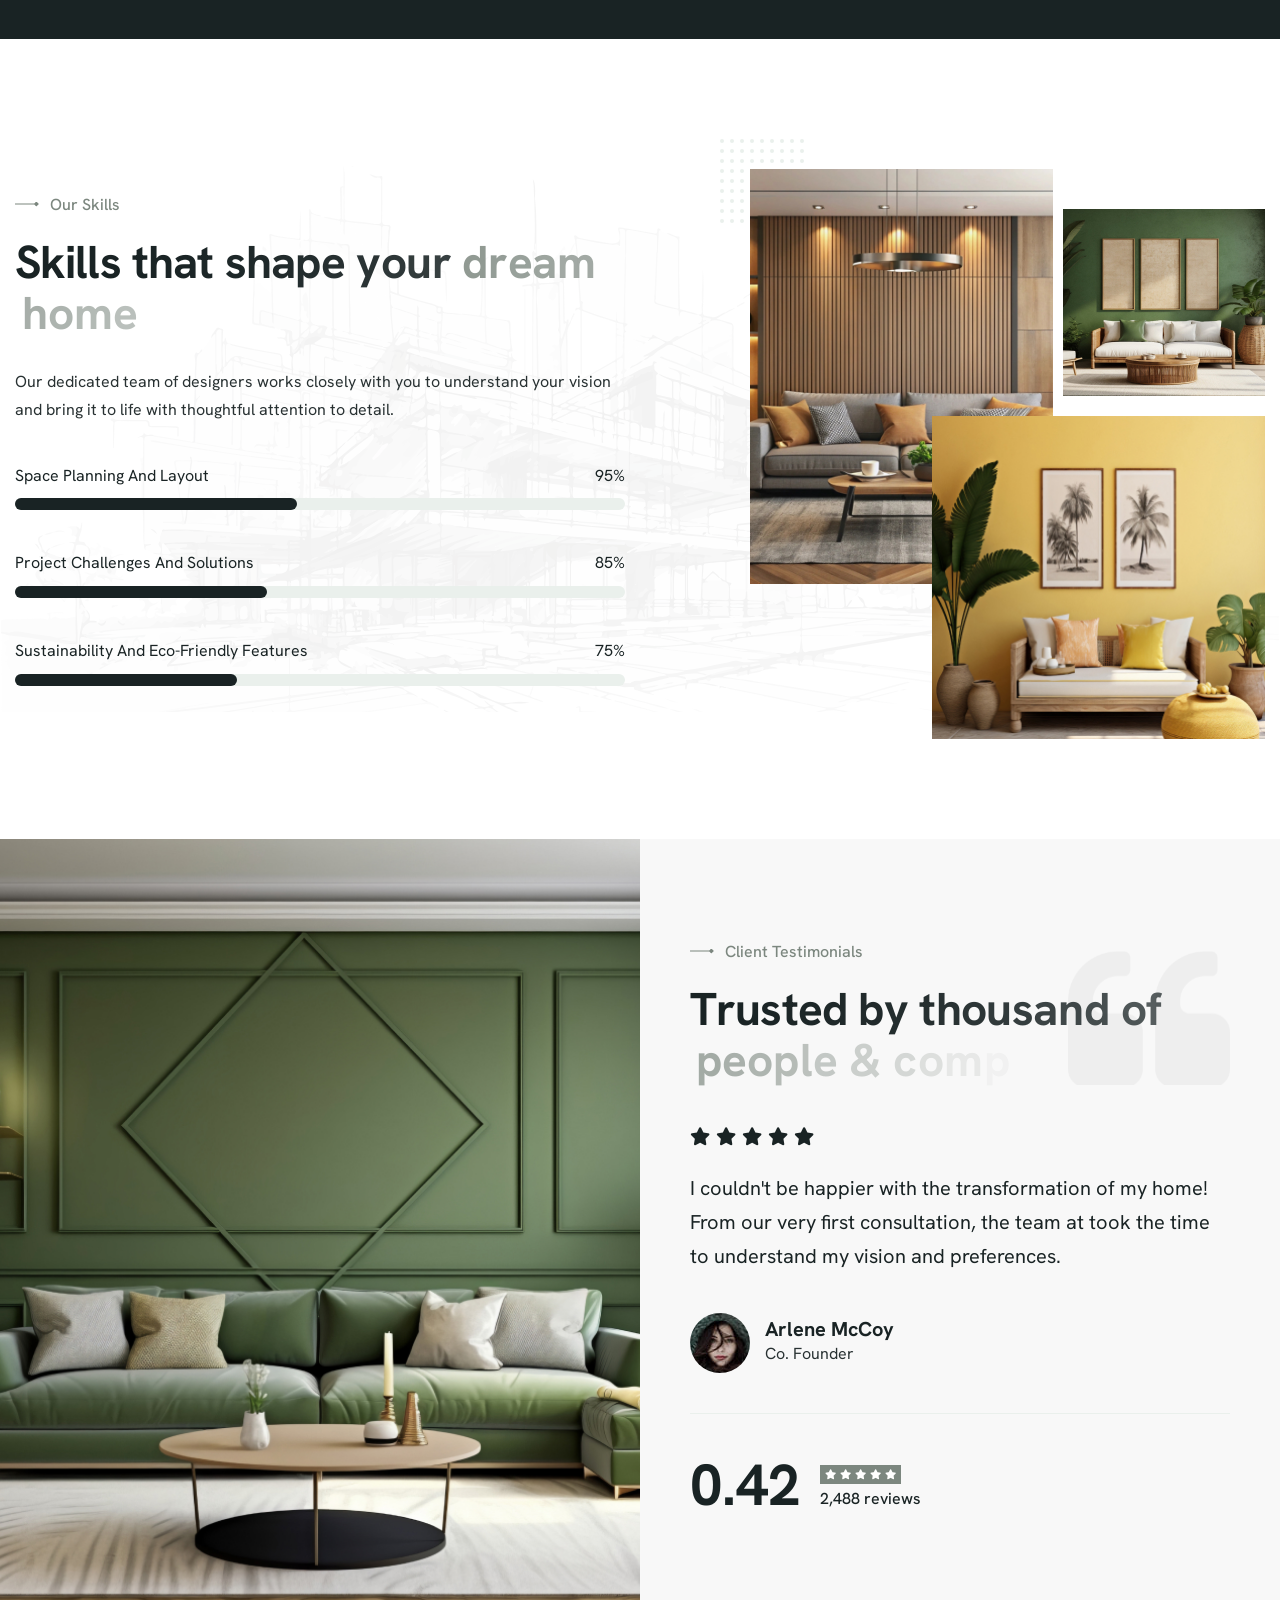
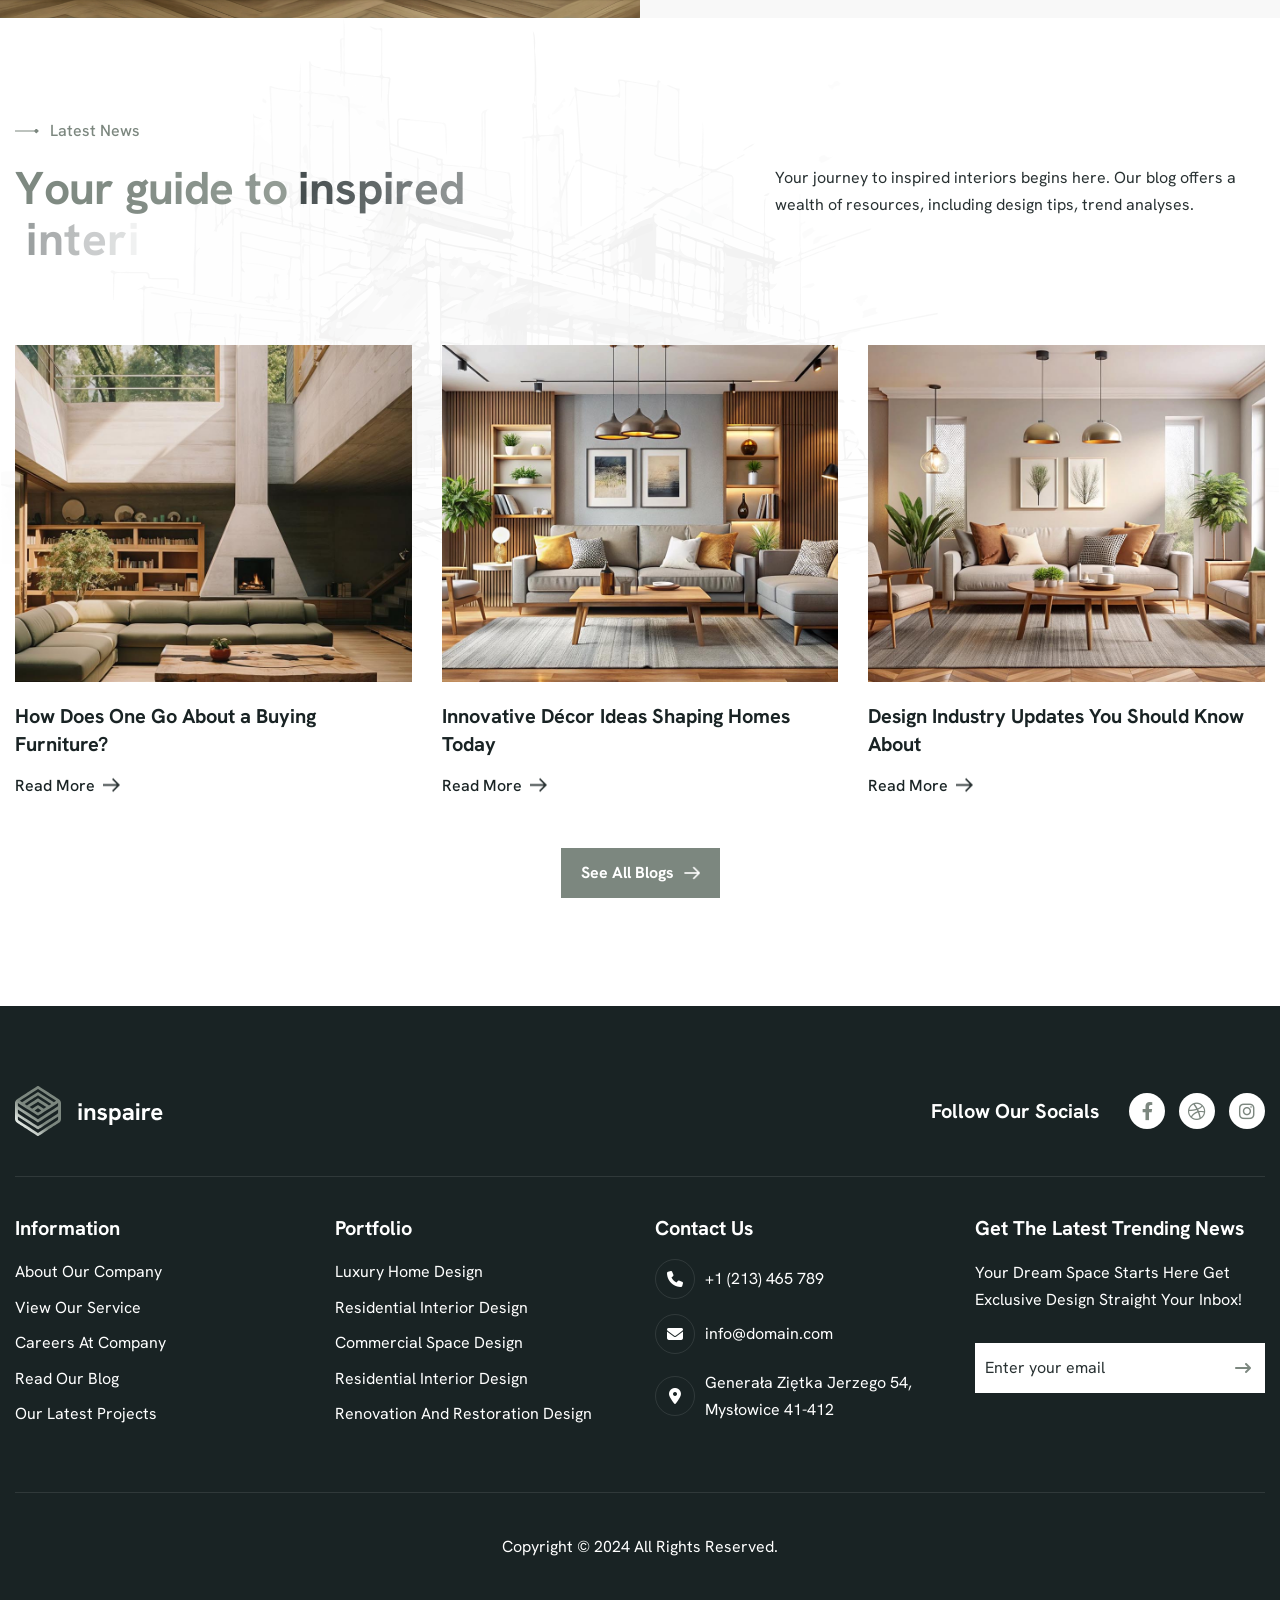
<file: index-2.html>
<!DOCTYPE html>
<html lang="zxx">

<!-- Mirrored from html.awaikenthemes.com/inspaire/index.html by HTTrack Website Copier/3.x [XR&CO'2014], Wed, 04 Feb 2026 04:19:56 GMT -->
<head>
	<!-- Meta -->
	<meta charset="utf-8">
	<meta http-equiv="X-UA-Compatible" content="IE=edge">
	<meta name="viewport" content="width=device-width, initial-scale=1.0, maximum-scale=1">
	<meta name="description" content="">
	<meta name="keywords" content="">
	<meta name="author" content="Awaiken">
	<!-- Page Title -->
    <title>Inspaire - Architecture and Interior Design HTML Template</title>
	<!-- Favicon Icon -->
	<link rel="shortcut icon" type="image/x-icon" href="images/favicon.png">
	<!-- Google Fonts Css-->
	<link rel="preconnect" href="https://fonts.googleapis.com/">
    <link rel="preconnect" href="https://fonts.gstatic.com/" crossorigin>
    <link href="https://fonts.googleapis.com/css2?family=Hanken+Grotesk:ital,wght@0,100..900;1,100..900&amp;display=swap" rel="stylesheet">
	<!-- Bootstrap Css -->
	<link href="css/bootstrap.min.css" rel="stylesheet" media="screen">
	<!-- SlickNav Css -->
	<link href="css/slicknav.min.css" rel="stylesheet">
	<!-- Swiper Css -->
	<link rel="stylesheet" href="css/swiper-bundle.min.css">
	<!-- Font Awesome Icon Css-->
	<link href="css/all.min.css" rel="stylesheet" media="screen">
	<!-- Animated Css -->
	<link href="css/animate.css" rel="stylesheet">
    <!-- Magnific Popup Core Css File -->
	<link rel="stylesheet" href="css/magnific-popup.css">
	<!-- Mouse Cursor Css File -->
	<link rel="stylesheet" href="css/mousecursor.css">
	<!-- Main Custom Css -->
	<link href="css/custom.css" rel="stylesheet" media="screen">
</head>
<body>

    <!-- Preloader Start -->
	<div class="preloader">
		<div class="loading-container">
			<div class="loading"></div>
			<div id="loading-icon"><img src="images/loader.svg" alt=""></div>
		</div>
	</div>
	<!-- Preloader End -->

    <!-- Header Start -->
	<header class="main-header">
		<div class="header-sticky">
			<nav class="container">
				<div class="navbar navbar-expand-lg">
					<!-- Logo Start -->
					<a class="navbar-brand" href="index.html">
						<img src="images/logo.svg" alt="Logo">
					</a>
					<!-- Logo End -->

					<!-- Main Menu Start -->
					<div class="collapse navbar-collapse main-menu">
                        <div class="nav-menu-wrapper">
                            <ul class="navbar-nav mr-auto" id="menu">
                                <li class="nav-item submenu"><a class="nav-link" href="index.html">Home</a>
                                    <ul>
                                        <li class="nav-item"><a class="nav-link" href="index-2.html">Home - Image</a></li>
                                        <li class="nav-item"><a class="nav-link" href="index-video.html">Home - Video</a></li>
                                        <li class="nav-item"><a class="nav-link" href="index-slider.html">Home - Slider</a></li>
                                    </ul>
                                </li>                                
                                <li class="nav-item"><a class="nav-link" href="about.html">About Us</a>
                                <li class="nav-item"><a class="nav-link" href="services.html">Services</a></li>
                                <li class="nav-item"><a class="nav-link" href="projects.html">Projects</a></li>
                                <li class="nav-item"><a class="nav-link" href="blog.html">Blog</a></li>
                                <li class="nav-item submenu"><a class="nav-link" href="#">Pages</a>
                                    <ul>                                        
                                        <li class="nav-item"><a class="nav-link" href="service-single.html">Service Details</a></li>
                                        <li class="nav-item"><a class="nav-link" href="project-single.html">Project Details</a></li>
                                        <li class="nav-item"><a class="nav-link" href="blog-single.html">Blog Details</a></li>
                                        <li class="nav-item"><a class="nav-link" href="image-gallery.html">Image Gallery</a></li>
                                        <li class="nav-item"><a class="nav-link" href="faqs.html">FAQs</a></li>
                                        <li class="nav-item"><a class="nav-link" href="404.html">404</a></li>
                                    </ul>
                                </li>
                                <li class="nav-item"><a class="nav-link" href="contact.html">Contact Us</a></li>                             
                            </ul>
                        </div>
                        <!-- Header Btn Start -->
                        <div class="header-btn d-inline-flex">
                            <a href="contact.html" class="btn-default">get in touch</a>
                        </div>
                        <!-- Header Btn End -->
					</div>
					<!-- Main Menu End -->
					<div class="navbar-toggle"></div>
				</div>
			</nav>
			<div class="responsive-menu"></div>
		</div>
	</header>
	<!-- Header End -->

    <!-- Hero Section Start -->
    <div class="hero parallaxie">
        <div class="container">
            <div class="row align-items-center">
                <div class="col-lg-10">
                    <!-- Hero Content Start -->
                    <div class="hero-content">
                        <!-- Section Title Start -->
                        <div class="section-title">
                            <h3 class="wow fadeInUp">inspired interiors</h3>
                            <h1 class="text-anime-style-2" data-cursor="-opaque">Designing your dream spaces, one room at a time</h1>
                            <p class="wow fadeInUp" data-wow-delay="0.2s">We specialize in creating personalized, functional, and stylish interiors that reflect your unique vision.</p>
                        </div>
                        <!-- Section Title End -->

                        <!-- Hero Button Start -->
                        <div class="hero-btn wow fadeInUp" data-wow-delay="0.4s">
                            <a href="about.html" class="btn-default">explore more</a>
                            <a href="projects.html" class="btn-default btn-highlighted">view projects</a>
                        </div>
                        <!-- Hero Button End -->
                    </div>
                    <!-- Hero Content End -->
                </div>
            </div>
        </div>
    </div>
    <!-- Hero Section End -->
    
    <!-- About Us Section Start -->
    <div class="about-us">
        <div class="container">
            <div class="row align-items-center">
                <div class="col-lg-6">
                    <!-- About Us Images Start -->
                    <div class="about-us-images">
                        <!-- About Image 1 Start -->
                        <div class="about-img-1">
                            <figure class="image-anime reveal">
                                <img src="images/about-img-1.jpg" alt="">
                            </figure>
                        </div>
                        <!-- About Image 1 End -->

                        <!-- About Image 2 Start -->
                        <div class="about-img-2">
                            <figure class="image-anime reveal">
                                <img src="images/about-img-2.jpg" alt="">
                            </figure>

                            <!-- Feedback Counter Start -->
                            <div class="experience-counter">
                                <h3><span class="counter">15</span>+</h3>
                                <p>Years of experience</p>
                            </div>
                            <!-- Feedback Counter End -->
                        </div>
                        <!-- About Image 2 End -->
    
                        <!-- Feedback Counter Start -->
                        <div class="feedback-counter">
                            <p><span class="counter">95</span>%</p>
                            <h3>positive feedback</h3>
                        </div>
                        <!-- Feedback Counter End -->
                    </div>
                    <!-- About Us Images End -->
                </div>

                <div class="col-lg-6">
                    <!-- About Us Content Start -->
                    <div class="about-us-content">
                        <!-- Section Title Start -->
                        <div class="section-title">
                            <h3 class="wow fadeInUp">about us</h3>
                            <h2 class="text-anime-style-2" data-cursor="-opaque">Our passion for design, your <span>vision realized</span></h2>
                            <p class="wow fadeInUp" data-wow-delay="0.2s">Our dedicated team of designers works closely with you to understand your vision and bring it to life with thoughtful attention to detail. Whether it's transforming a single room or an entire home.</p>
                        </div>
                        <!-- Section Title End -->

                        <!-- About Us Content Body Start -->
                        <div class="about-us-content-body">
                            <!-- About Content Info Start -->
                            <div class="about-us-content-info">
                                <!-- About Us Content List Start -->
                                <div class="about-us-content-list wow fadeInUp" data-wow-delay="0.4s">
                                    <ul>
                                        <li>creative expertise</li>
                                        <li>client-centered approach</li>
                                    </ul>
                                </div>
                                <!-- About Us Content List End -->

                                <!-- About Us Content Button Start -->
                                <div class="about-us-content-btn wow fadeInUp" data-wow-delay="0.6s">
                                    <a href="about.html" class="btn-default">read more</a>
                                </div>
                                <!-- About Us Content Button End -->
                            </div>
                            <!-- About Content Info End -->

                            <!-- About Content List Start -->
                            <div class="about-us-contact-list">
                                <!-- About Contact Item Start -->
                                <div class="about-contact-item wow fadeInUp" data-wow-delay="0.4s">
                                    <div class="icon-box">
                                        <i class="fa-solid fa-phone"></i>
                                    </div>
                                    <div class="about-contact-content">
                                        <p>need any help?</p>
                                        <h3>+(1) 235 800 999</h3>
                                    </div>
                                </div>
                                <!-- About Contact Item End -->

                                <!-- About Contact Item Start -->
                                <div class="about-contact-item wow fadeInUp" data-wow-delay="0.6s">
                                    <div class="icon-box">
                                        <figure class="image-anime">
                                            <img src="images/author-1.jpg" alt="">
                                        </figure>
                                    </div>
                                    <div class="about-contact-content">
                                        <h3>leslie alexander</h3>
                                        <p>co founder</p>
                                    </div>
                                </div>
                                <!-- About Contact Item End -->
                            </div>
                            <!-- About Content Info End -->
                        </div>
                        <!-- About Us Content Body End -->
                    </div>
                    <!-- About Us Content End -->
                </div>
            </div>
        </div>
    </div>
    <!-- About Us Section End -->

    <!-- Why Choose Us Section Start -->
    <div class="why-choose-us">
        <div class="container">
            <div class="row align-items-center">
                <div class="col-lg-5">
                    <!-- Why Choose Content Start -->
                    <div class="why-choose-content">
                        <!-- Section Title Start -->
                        <div class="section-title">
                            <h3 class="wow fadeInUp">why choose us</h3>
                            <h2 class="text-anime-style-2" data-cursor="-opaque">A behind the scenes look at <span>our agency</span></h2>
                            <p class="wow fadeInUp" data-wow-delay="0.2s">From concept to completion, discover how we bring your vision to life with innovation, collaboration, and expert craftsmanship.</p>
                        </div>
                        <!-- Section Title End -->

                        <!-- Why Choose Item List Start -->
                        <div class="why-choose-item-list">
                            <!-- Why Choose Item Start -->
                            <div class="why-choose-item wow fadeInUp" data-wow-delay="0.4s">
                                <!-- Icon Box Start -->
                                <div class="icon-box">
                                    <img src="images/icon-why-choose-1.svg" alt="">
                                </div>
                                <!-- Icon Box End -->

                                <!-- Why Choose Item Content Start -->
                                <div class="why-choose-item-content">
                                    <h3>tailored design solutions</h3>
                                    <p>We provide personalized interior design services that reflect your unique vision and lifestyle.</p>
                                </div>
                                <!-- Why Choose Item Content End -->
                            </div>
                            <!-- Why Choose Item End -->
                            
                            <!-- Why Choose Item Start -->
                            <div class="why-choose-item wow fadeInUp" data-wow-delay="0.6s">
                                <!-- Icon Box Start -->
                                <div class="icon-box">
                                    <img src="images/icon-why-choose-2.svg" alt="">
                                </div>
                                <!-- Icon Box End -->

                                <!-- Why Choose Item Content Start -->
                                <div class="why-choose-item-content">
                                    <h3>Seamless Project Management</h3>
                                    <p>We handle the entire design process, from concept to completion, with flawless execution.</p>
                                </div>
                                <!-- Why Choose Item Content End -->
                            </div>
                            <!-- Why Choose Item End -->

                            <!-- Why Choose Item Start -->
                            <div class="why-choose-item wow fadeInUp" data-wow-delay="0.8s">
                                <!-- Icon Box Start -->
                                <div class="icon-box">
                                    <img src="images/icon-why-choose-3.svg" alt="">
                                </div>
                                <!-- Icon Box End -->

                                <!-- Why Choose Item Content Start -->
                                <div class="why-choose-item-content">
                                    <h3>Client-Centered Collaboration</h3>
                                    <p>Your input is valued throughout the entire process, ensuring your vision is fully realized.</p>
                                </div>
                                <!-- Why Choose Item Content End -->
                            </div>
                            <!-- Why Choose Item End -->
                        </div>
                        <!-- Why Choose Item List End -->
                    </div>
                    <!-- Why Choose Content End -->
                </div>

                <div class="col-lg-7">
                    <!-- Why Choose Images Images Start -->
                    <div class="why-choose-images">
                        <!-- Why Choose Box 1 Start -->
                        <div class="why-choose-img-box-1">
                            <!-- Why Choose img 1 Start -->
                            <div class="why-choose-img-1">
                                <figure class="image-anime reveal">
                                    <img src="images/why-choose-img-1.jpg" alt="">
                                </figure>
                            </div>
                            <!-- Why Choose img 1 End -->

                            <!-- Why Choose img 2 Start -->
                            <div class="why-choose-img-2">
                                <figure class="image-anime reveal">
                                    <img src="images/why-choose-img-2.jpg" alt="">
                                </figure>
                            </div>
                            <!-- Why Choose img 2 End -->
                        </div>
                        <!-- Why Choose Box 1 End -->

                        <!-- Why Choose Box 2 Start -->
                        <div class="why-choose-img-box-2">
                            <!-- Why Choose img 3 Start -->
                            <div class="why-choose-img-3">
                                <figure class="image-anime reveal">
                                    <img src="images/why-choose-img-3.jpg" alt="">
                                </figure>
                            </div>
                            <!-- Why Choose img 3 End -->

                            <!-- Why Choose img 4 Start -->
                            <div class="why-choose-img-4">
                                <figure class="image-anime reveal">
                                    <img src="images/why-choose-img-4.jpg" alt="">
                                </figure>
                            </div>
                            <!-- Why Choose img 4 End -->
                        </div>
                        <!-- Why Choose Box 2 End -->
                    </div>
                    <!-- Why Choose Images Images End -->
                </div>
            </div>
        </div>
    </div>
    <!-- Why Choose Us Section End -->

    <!-- Our Services Section Start -->
    <div class="our-services">
        <div class="container">
            <div class="row section-row align-items-center">
                <div class="col-lg-6">
                    <!-- Section Title Start -->
                    <div class="section-title">
                        <h3 class="wow fadeInUp">our services</h3>
                        <h2 class="text-anime-style-2" data-cursor="-opaque">Innovative design services for <span>every need</span></h2>
                    </div>
                    <!-- Section Title End -->
                </div>

                <div class="col-lg-6">
                    <!-- Section Title Content Start -->
                    <div class="section-title-content">
                        <p class="wow fadeInUp" data-wow-delay="0.2s">We offer a range of bespoke interior design services tailored to your unique needs. From concept development to final installation.</p>
                    </div>
                    <!-- Section Title Content End -->
                </div>
            </div>

            <div class="row">
                <div class="col-lg-4 col-md-6">
                    <!-- Service Item Start -->
                    <div class="service-item wow fadeInUp">
                        <!-- Service Image Start -->
                        <div class="service-image">
                            <a href="service-single.html" data-cursor-text="View">
                                <figure class="image-anime">
                                    <img src="images/service-1.jpg" alt="">
                                </figure>
                            </a>
                        </div>
                        <!-- Service Image End -->

                        <!-- Service Button Start -->
                        <div class="service-btn">
                            <a href="service-single.html"><img src="images/arrow-white.svg" alt=""></a>
                        </div>
                        <!-- Service Button End -->

                        <!-- Service Content Start -->
                        <div class="service-content">
                            <h3><a href="service-single.html">residential interior design</a></h3>
                            <p>We create personalized living spaces that reflect your style and functional needs.</p>
                        </div>
                        <!-- Service Content End -->
                    </div>
                    <!-- Service Item End -->
                </div>

                <div class="col-lg-4 col-md-6">
                    <!-- Service Item Start -->
                    <div class="service-item wow fadeInUp" data-wow-delay="0.2s">
                        <!-- Service Image Start -->
                        <div class="service-image">
                            <a href="service-single.html" data-cursor-text="View">
                                <figure class="image-anime">
                                    <img src="images/service-2.jpg" alt="">
                                </figure>
                            </a>
                        </div>
                        <!-- Service Image End -->

                        <!-- Service Button Start -->
                        <div class="service-btn">
                            <a href="service-single.html"><img src="images/arrow-white.svg" alt=""></a>
                        </div>
                        <!-- Service Button End -->

                        <!-- Service Content Start -->
                        <div class="service-content">
                            <h3><a href="service-single.html">commercial interior design</a></h3>
                            <p>Enhancing business environments with professional, functional, and aesthetically.</p>
                        </div>
                        <!-- Service Content End -->
                    </div>
                    <!-- Service Item End -->
                </div>

                <div class="col-lg-4 col-md-6">
                    <!-- Service Item Start -->
                    <div class="service-item wow fadeInUp" data-wow-delay="0.4s">
                        <!-- Service Image Start -->
                        <div class="service-image">
                            <a href="service-single.html" data-cursor-text="View">
                                <figure class="image-anime">
                                    <img src="images/service-3.jpg" alt="">
                                </figure>
                            </a>
                        </div>
                        <!-- Service Image End -->

                        <!-- Service Button Start -->
                        <div class="service-btn">
                            <a href="service-single.html"><img src="images/arrow-white.svg" alt=""></a>
                        </div>
                        <!-- Service Button End -->

                        <!-- Service Content Start -->
                        <div class="service-content">
                            <h3><a href="service-single.html">furniture and decor selection</a></h3>
                            <p>Our experts help you choose the perfect furniture and decor complement your style.</p>
                        </div>
                        <!-- Service Content End -->
                    </div>
                    <!-- Service Item End -->
                </div>

                <div class="col-lg-12">
                    <!-- All Services Button Start -->
                    <div class="all-services-btn wow fadeInUp" data-wow-delay="0.6s">
                        <a href="services.html" class="btn-default">see all services</a>
                   </div>
                   <!-- All Services Button End -->
                </div>
            </div>
        </div>
    </div>
    <!-- Our Services Section End -->

    <!-- Intro Video Section Start -->
    <div class="intro-video">
        <div class="container-fluid">
            <div class="row">
                <div class="col-lg-12">
                    <!-- Intro Video Image Start -->
                    <div class="intro-video-box">
                        <!-- Intro Image Start -->
                        <div class="intro-video-image">
                            <a href="https://www.youtube.com/watch?v=Y-x0efG1seA" class="popup-video" data-cursor-text="Play">
                                <figure class="image-anime">
                                    <img src="images/intro-video-bg.jpg" alt="">
                                </figure>
                            </a>                            
                        </div>
                        <!-- Intro Image End -->

                        <!-- Video Play Button Start -->
                        <div class="video-play-button">
                            <a href="https://www.youtube.com/watch?v=Y-x0efG1seA" class="popup-video" data-cursor-text="Play">play</a>
                        </div>
                        <!-- Video Play Button End -->
                    </div>
                    <!-- Intro Video Btn End -->
                </div>
            </div>
        </div>
    </div>
    <!-- Intro Video Section End -->

    <!-- Our Project Start -->
    <div class="our-project">
        <div class="container">
            <div class="row section-row align-items-center">
                <div class="col-lg-5">
                    <!-- Section Title Start -->
                    <div class="section-title">
                        <h3 class="wow fadeInUp">latest project</h3>
                        <h2 class="text-anime-style-2" data-cursor="-opaque">Creative projects that define<span> our style</span></h2>
                    </div>
                    <!-- Section Title End -->
                </div>

                <div class="col-lg-7">
                    <!-- Section Title Content Start -->
                    <div class="section-title-content">
                        <p class="wow fadeInUp" data-wow-delay="0.2s">Our portfolio showcases a diverse range of projects, from beautifully crafted residential spaces functional and stylish commercial interiors</p>
                    </div>
                    <!-- Section Title Content End -->
                </div>
            </div>

            <div class="row">
                <div class="col-lg-12">
                    <!-- Our Project Nav start -->
                    <div class="our-Project-nav wow fadeInUp" data-wow-delay="0.4s">
                        <ul>
                            <li><a href="#" class="active-btn" data-filter="*">all</a></li>
                            <li><a href="#" data-filter=".architecture">architecture</a></li>
                            <li><a href="#" data-filter=".interior">interior</a></li>
                            <li><a href="#" data-filter=".bedroom">bedroom</a></li>
                            <li><a href="#" data-filter=".furniture">furniture</a></li>
                            <li><a href="#" data-filter=".kitchen">kitchen</a></li>
                        </ul>
                    </div>
                    <!-- Our Project Nav End -->
                </div>
    
                <div class="col-lg-12">
                    <!-- Project Item Boxes start -->
                    <div class="row project-item-boxes align-items-center">
                        <div class="col-md-6 project-item-box architecture bedroom">
                            <!-- Project Item Start -->
                            <div class="project-item wow fadeInUp">
                                <div class="project-image">
                                    <div class="project-featured-image">
                                        <figure class="image-anime">
                                            <img src="images/project-1.jpg" alt="">
                                        </figure>
                                    </div>
                                
                                    <div class="project-btn">
                                        <a href="project-single.html"><img src="images/arrow-white.svg" alt=""></a>
                                    </div>
                                </div>     
    
                                <div class="project-content">
                                    <h3>residential spaces</h3>
                                    <h2><a href="project-single.html">urban retreat: modern design meets comfort</a></h2>
                                </div>
                            </div>
                            <!-- Project Item End -->
                        </div>
    
                        <div class="col-md-6 project-item-box interior kitchen">
                            <!-- Project Item Start -->
                            <div class="project-item wow fadeInUp" data-wow-delay="0.2s">
                                <div class="project-image">
                                    <div class="project-featured-image">
                                        <figure class="image-anime">
                                            <img src="images/project-2.jpg" alt="">
                                        </figure>
                                    </div>
                                
                                    <div class="project-btn">
                                        <a href="project-single.html"><img src="images/arrow-white.svg" alt=""></a>
                                    </div>
                                </div>     
    
                                <div class="project-content">
                                    <h3>luxury homes</h3>
                                    <h2><a href="project-single.html">luxurious loft: industrial chic for living</a></h2>
                                </div>
                            </div>
                            <!-- Project Item End -->
                        </div>
    
                        <div class="col-md-6 project-item-box furniture architecture">
                            <!-- Project Item Start -->
                            <div class="project-item wow fadeInUp" data-wow-delay="0.4s">
                                <div class="project-image">
                                    <div class="project-featured-image">
                                        <figure class="image-anime">
                                            <img src="images/project-3.jpg" alt="">
                                        </figure>
                                    </div>
                                
                                    <div class="project-btn">
                                        <a href="project-single.html"><img src="images/arrow-white.svg" alt=""></a>
                                    </div>
                                </div>     
    
                                <div class="project-content">
                                    <h3>outdoor living spaces</h3>
                                    <h2><a href="project-single.html">coastal vibes: serenity by the sea</a></h2>
                                </div>
                            </div>
                            <!-- Project Item End -->
                        </div>
    
                        <div class="col-md-6 project-item-box kitchen bedroom">
                            <!-- Project Item Start -->
                            <div class="project-item wow fadeInUp" data-wow-delay="0.6s">
                                <div class="project-image">
                                    <div class="project-featured-image">
                                        <figure class="image-anime">
                                            <img src="images/project-4.jpg" alt="">
                                        </figure>
                                    </div>
                                
                                    <div class="project-btn">
                                        <a href="project-single.html"><img src="images/arrow-white.svg" alt=""></a>
                                    </div>
                                </div>     
    
                                <div class="project-content">
                                    <h3>modern designs</h3>
                                    <h2><a href="project-single.html">minimalist haven: simple, clean, inviting spaces</a></h2>
                                </div>
                            </div>
                            <!-- Project Item End -->
                        </div>
                    </div>
                    <!-- Project Item Boxes End -->
                </div>
            </div>
        </div>
     </div>
    <!-- Our Project End -->

    <!-- How We Work Start -->
    <div class="how-we-work">
        <div class="container">
            <div class="row section-row align-items-center">
                <div class="col-lg-6">
                    <!-- Section Title Start -->
                    <div class="section-title dark-section">
                        <h3 class="wow fadeInUp">how we work</h3>
                        <h2 class="text-anime-style-2" data-cursor="-opaque">From concept to completion in<span> our work</span></h2>
                    </div>
                    <!-- Section Title End -->
                </div>

                <div class="col-lg-6">
                    <!-- Section Title Content Start -->
                    <div class="section-title-content dark-section">
                        <p class="wow fadeInUp" data-wow-delay="0.2s">Our comprehensive approach guides you through each phase of the design process, from initial brainstorming and conceptualization.</p>
                    </div>
                    <!-- Section Title Content End -->
                </div>
            </div>

            <div class="row">
                <div class="col-lg-12">
                    <!-- How We Work List Start -->
                    <div class="how-we-work-list">
                        <!-- How We Item Start -->
                        <div class="how-we-work-item wow fadeInUp">
                            <div class="icon-box">
                                <img src="images/icon-how-we-work-1.svg" alt="">
                            </div>
                            <div class="how-we-work-content">
                                <h3>01. initial consultation</h3>
                                <p>We start with a one-on meeting to understand your vision preferences and requirement.</p>
                            </div>
                        </div>
                        <!-- How We Item End -->

                        <!-- How We Item Start -->
                        <div class="how-we-work-item wow fadeInUp" data-wow-delay="0.2s">
                            <div class="icon-box">
                                <img src="images/icon-how-we-work-2.svg" alt="">
                            </div>
                            <div class="how-we-work-content">
                                <h3>02. design planning</h3>
                                <p>This involves selecting materials, and layouts, furnishings, as well as creating 3D renderings.</p>
                            </div>
                        </div>
                        <!-- How We Item End -->

                        <!-- How We Item Start -->
                        <div class="how-we-work-item wow fadeInUp" data-wow-delay="0.4s">
                            <div class="icon-box">
                                <img src="images/icon-how-we-work-3.svg" alt="">
                            </div>
                            <div class="how-we-work-content">
                                <h3>03. project execution</h3>
                                <p>With the design plans in this place, we manage and coordinate all aspects of the projects.</p>
                            </div>
                        </div>
                        <!-- How We Item End -->

                        <!-- How We Item Start -->
                        <div class="how-we-work-item wow fadeInUp" data-wow-delay="0.6s">
                            <div class="icon-box">
                                <img src="images/icon-how-we-work-4.svg" alt="">
                            </div>
                            <div class="how-we-work-content">
                                <h3>04. final review</h3>
                                <p>After completing project we conduct a thorough walkthrough with you to review the space.</p>
                            </div>
                        </div>
                        <!-- How We Item End -->
                    </div>
                    <!-- How We Work List End -->

                    <!-- How Work Company Slider Start -->
                    <div class="how-work-company-slider">
                        <div class="swiper">
                            <div class="swiper-wrapper">
                                <!-- Company Support Logo Start -->
                                <div class="swiper-slide">
                                    <div class="company-logo">
                                        <img src="images/company-logo-1.svg" alt="">
                                    </div>
                                </div>
                                <!-- Company Support Logo End -->

                                <!-- Company Support Logo Start -->
                                <div class="swiper-slide">
                                    <div class="company-logo">
                                        <img src="images/company-logo-2.svg" alt="">
                                    </div>
                                </div>
                                <!-- Company Support Logo End -->

                                <!-- Company Support Logo Start -->
                                <div class="swiper-slide">
                                    <div class="company-logo">
                                        <img src="images/company-logo-3.svg" alt="">
                                    </div>
                                </div>
                                <!-- Company Support Logo End -->
                                
                                <!-- Company Support Logo Start -->
                                <div class="swiper-slide">
                                    <div class="company-logo">
                                        <img src="images/company-logo-4.svg" alt="">
                                    </div>
                                </div>
                                <!-- Company Support Logo End -->
                                
                                <!-- Company Support Logo Start -->
                                <div class="swiper-slide">
                                    <div class="company-logo">
                                        <img src="images/company-logo-5.svg" alt="">
                                    </div>
                                </div>
                                <!-- Company Support Logo End -->
                                
                                <!-- Company Support Logo Start -->
                                <div class="swiper-slide">
                                    <div class="company-logo">
                                        <img src="images/company-logo-1.svg" alt="">
                                    </div>
                                </div>
                                <!-- Company Support Logo End -->
                            </div>
                        </div>
                    </div>
                    <!-- How Work Company Slider End -->
                </div>
            </div>
        </div>
    </div>
    <!-- How We Work End -->

    <!-- Our Skill Start -->
    <div class="our-skill">
        <div class="container">
            <div class="row align-items-center">
                <div class="col-lg-6">
                    <!-- Our Skill Content Start -->
                    <div class="our-skill-content">
                        <!-- Section Title Start -->
                        <div class="section-title">
                            <h3 class="wow fadeInUp">our skills</h3>
                            <h2 class="text-anime-style-2" data-cursor="-opaque">Skills that shape your<span> dream home</span></h2>
                            <p class="wow fadeInUp" data-wow-delay="0.2s">Our dedicated team of designers works closely with you to understand your vision and bring it to life with thoughtful attention to detail.</p>
                        </div>
                        <!-- Section Title End -->

                        <!-- About SkillBar Start -->
                        <div class="our-skillbar">
                            <!-- Skills Progress Bar Start -->
                            <div class="skills-progress-bar">
                                <!-- Skill Item Start -->
                                <div class="skillbar" data-percent="95%">
                                    <div class="skill-data">
                                        <div class="skill-title">space planning and layout</div>
                                        <div class="skill-no">95%</div>
                                    </div>
                                    <div class="skill-progress">
                                        <div class="count-bar"></div>
                                    </div>
                                </div>
                                <!-- Skill Item End -->
                            </div>
                            <!-- Skills Progress Bar End -->
                        
                            <!-- Skills Progress Bar Start -->
                            <div class="skills-progress-bar">
                                <!-- Skill Item Start -->
                                <div class="skillbar" data-percent="85%">
                                    <div class="skill-data">
                                        <div class="skill-title">project challenges and solutions</div>
                                        <div class="skill-no">85%</div>
                                    </div>
                                    <div class="skill-progress">
                                        <div class="count-bar"></div>
                                    </div>
                                </div>
                                <!-- Skill Item End -->
                            </div>
                            <!-- Skills Progress Bar End -->
                            
                            <!-- Skills Progress Bar Start -->
                            <div class="skills-progress-bar">
                                <!-- Skill Item Start -->
                                <div class="skillbar" data-percent="75%">
                                    <div class="skill-data">
                                        <div class="skill-title">sustainability and eco-friendly features</div>
                                        <div class="skill-no">75%</div>
                                    </div>
                                    <div class="skill-progress">
                                        <div class="count-bar"></div>
                                    </div>
                                </div>
                                <!-- Skill Item End -->
                            </div>
                            <!-- Skills Progress Bar End -->
                        </div>
                        <!-- About SkillBar End -->
                    </div>
                    <!-- Our Skill Content End -->
                </div>

                <div class="col-lg-6">
                    <!-- Our Skill Image Start -->
                    <div class="our-skill-image">
                        <div class="our-skill-img-1">
                            <figure class="image-anime reveal">
                                <img src="images/our-skill-img-1.jpg" alt="">
                            </figure>
                        </div>

                        <div class="our-skill-img-2">
                            <figure class="image-anime reveal">
                                <img src="images/our-skill-img-2.jpg" alt="">
                            </figure>
                        </div>

                        <div class="our-skill-img-3">
                            <figure class="image-anime reveal">
                                <img src="images/our-skill-img-3.jpg" alt="">
                            </figure>
                        </div>
                    </div>
                    <!-- Our Skill Image End -->
                </div>
            </div>
        </div>
    </div>
    <!-- Our Skill End -->

    <!-- Our Testimonial Start -->
    <div class="our-testimonials">
        <div class="container-fluid">
            <div class="row no-gutters">
                <div class="col-lg-6">
                    <!-- Our Testimonial Image Start -->
                    <div class="our-testimonials-image">
                        <figure class="image-anime">
                            <img src="images/testimonial-img.jpg" alt="">
                        </figure>
                    </div>
                    <!-- Our Testimonial Image End -->
                </div>

                <div class="col-lg-6">
                    <!-- Our Testimonial Content Start -->
                    <div class="our-testimonial-content">
                        <!-- Section Title Start -->
                        <div class="section-title">
                            <h3 class="wow fadeInUp">client testimonials</h3>
                            <h2 class="text-anime-style-2" data-cursor="-opaque">Trusted by thousand of <span>people & companies.</span></h2>
                        </div>
                        <!-- Section Title End -->

                        <!-- Testimonial Slider Start -->
                        <div class="testimonial-slider">
                            <div class="swiper">
                                <div class="swiper-wrapper" data-cursor-text="Drag">
                                    <!-- Testimonial Slide Start -->
                                    <div class="swiper-slide">
                                        <div class="testimonial-item">	
                                            <div class="testimonial-rating">
                                                <i class="fa-solid fa-star"></i>
                                                <i class="fa-solid fa-star"></i>
                                                <i class="fa-solid fa-star"></i>
                                                <i class="fa-solid fa-star"></i>
                                                <i class="fa-solid fa-star"></i>
                                            </div>                                        
                                            <div class="testimonial-body">
                                                <div class="testimonial-content">
                                                    <p>I couldn't be happier with the transformation of my home! From our very first consultation, the team at took the time to understand my vision and preferences.</p>
                                                </div>
                                            </div>
                                            <div class="testimonial-body">
                                                <div class="author-image">
                                                    <figure class="image-anime">
                                                        <img src="images/author-1.jpg" alt="">
                                                    </figure>
                                                </div>            
                                                <div class="author-content">
                                                    <h3>arlene mcCoy</h3>
                                                    <p>co. founder</p>
                                                </div>
                                            </div>
                                        </div>
                                    </div>
                                    <!-- Testimonial Slide End -->

                                    <!-- Testimonial Slide Start -->
                                    <div class="swiper-slide">
                                        <div class="testimonial-item">	
                                            <div class="testimonial-rating">
                                                <i class="fa-solid fa-star"></i>
                                                <i class="fa-solid fa-star"></i>
                                                <i class="fa-solid fa-star"></i>
                                                <i class="fa-solid fa-star"></i>
                                                <i class="fa-solid fa-star"></i>
                                            </div>                                        
                                            <div class="testimonial-content">
                                                <p>I couldn't be happier with the transformation of my home! From our very first consultation, the team at took the time to understand my vision and preferences.</p>
                                            </div>
                                            <div class="testimonial-body">
                                                <div class="author-image">
                                                    <figure class="image-anime">
                                                        <img src="images/author-1.jpg" alt="">
                                                    </figure>
                                                </div>            
                                                <div class="author-content">
                                                    <h3>arlene mcCoy</h3>
                                                    <p>co founder</p>
                                                </div>
                                            </div>
                                        </div>
                                    </div>
                                    <!-- Testimonial Slide End -->
                                </div>
                            </div>
                        </div>
                        <!-- Testimonial Slider End -->

                        <!-- Testimonial Rating Counter Start -->
                        <div class="testimonial-rating-counter">
                            <div class="rating-counter">
                                <h2><span class="counter">4.82</span></h2>
                            </div>
                            <div class="testimonial-rating-content">
                                <div class="testimonial-client-rating">
                                    <i class="fa-solid fa-star"></i>
                                    <i class="fa-solid fa-star"></i>
                                    <i class="fa-solid fa-star"></i>
                                    <i class="fa-solid fa-star"></i>
                                    <i class="fa-solid fa-star"></i>
                                </div>
                                <p>2,488 reviews</p>
                            </div>
                        </div>
                        <!-- Testimonial Rating Counter End -->
                    </div>
                    <!-- Our Testimonial Content End -->
                </div>
            </div>
        </div>
    </div>
    <!-- Our Testimonial End -->

    <!-- Our Blog Section Start -->
    <div class="our-blog">
        <div class="container">
            <div class="row section-row align-items-center">
                <div class="col-lg-6">
                    <!-- Section Title Start -->
                    <div class="section-title">
                        <h3 class="wow fadeInUp">latest news</h3>
                        <h2 class="text-anime-style-2" data-cursor="-opaque"><span>Your guide to</span> inspired interiors</h2>
                    </div>
                    <!-- Section Title End -->
                </div>

                <div class="col-lg-6">
                    <!-- Section Title Content Start -->
                    <div class="section-title-content">
                        <p class="wow fadeInUp" data-wow-delay="0.2s">Your journey to inspired interiors begins here. Our blog offers a wealth of resources, including design tips, trend analyses.</p>
                    </div>
                    <!-- Section Title Content End -->
                </div>
            </div>

            <div class="row">
                <div class="col-lg-4 col-md-6">
                    <!-- Post Item Start -->
                    <div class="post-item wow fadeInUp">
                        <!-- Post Featured Image Start-->
                        <div class="post-featured-image">
                            <figure>
                                <a href="blog-single.html" class="image-anime" data-cursor-text="View">
                                    <img src="images/post-1.jpg" alt="">
                                </a>
                            </figure>
                        </div>
                        <!-- Post Featured Image End -->

                        <!-- Post Item Body Start -->
                        <div class="post-item-body">
                            <!-- Post Item Content Start -->
                            <div class="post-item-content">
                                <h3><a href="blog-single.html">How Does One Go About a Buying Furniture?</a></h3>
                            </div>
                            <!-- Post Item Content End -->

                            <!-- Blog Item Button Start -->
                            <div class="post-item-btn">
                                <a href="blog-single.html" class="post-btn">read more</a>
                            </div>
                            <!-- Blog Item Button End -->
                        </div>
                        <!-- Post Item Body End -->
                    </div>
                    <!-- Post Item End -->
                </div>

                <div class="col-lg-4 col-md-6">
                    <!-- Post Item Start -->
                    <div class="post-item wow fadeInUp" data-wow-delay="0.2s">
                        <!-- Post Featured Image Start-->
                        <div class="post-featured-image">
                            <figure>
                                <a href="blog-single.html" class="image-anime" data-cursor-text="View">
                                    <img src="images/post-2.jpg" alt="">
                                </a>
                            </figure>
                        </div>
                        <!-- Post Featured Image End -->

                        <!-- Post Item Body Start -->
                        <div class="post-item-body">
                            <!-- Post Item Content Start -->
                            <div class="post-item-content">
                                <h3><a href="blog-single.html">Innovative Décor Ideas Shaping Homes Today</a></h3>
                            </div>
                            <!-- Post Item Content End -->

                            <!-- Blog Item Button Start -->
                            <div class="post-item-btn">
                                <a href="blog-single.html" class="post-btn">read more</a>
                            </div>
                            <!-- Blog Item Button End -->
                        </div>
                        <!-- Post Item Body End -->
                    </div>
                    <!-- Post Item End -->
                </div>

                <div class="col-lg-4 col-md-6">
                    <!-- Post Item Start -->
                    <div class="post-item wow fadeInUp" data-wow-delay="0.4s">
                        <!-- Post Featured Image Start-->
                        <div class="post-featured-image">
                            <figure>
                                <a href="blog-single.html" class="image-anime" data-cursor-text="View">
                                    <img src="images/post-3.jpg" alt="">
                                </a>
                            </figure>
                        </div>
                        <!-- Post Featured Image End -->

                        <!-- Post Item Body Start -->
                        <div class="post-item-body">
                            <!-- Post Item Content Start -->
                            <div class="post-item-content">
                                <h3><a href="blog-single.html">Design Industry Updates You Should Know About</a></h3>
                            </div>
                            <!-- Post Item Content End -->

                            <!-- Blog Item Button Start -->
                            <div class="post-item-btn">
                                <a href="blog-single.html" class="post-btn">read more</a>
                            </div>
                            <!-- Blog Item Button End -->
                        </div>
                        <!-- Post Item Body End -->
                    </div>
                    <!-- Post Item End -->
                </div>

                <div class="col-lg-12">
                    <!-- Our Blog Footer Start -->
                    <div class="our-blog-footer wow fadeInUp" data-wow-delay="0.6s">
                        <a href="blog.html" class="btn-default">See All Blogs</a>
                    </div>
                    <!-- Our Blog Footer End -->
                </div>
            </div>
        </div>
    </div>
    <!-- Our Blog Section End -->

    <!-- Footer Start -->
    <footer class="main-footer">
        <div class="container">
            <div class="row">
                <div class="col-lg-12">
                    <!-- Footer Header Start -->
                    <div class="footer-header">
                        <div class="row align-items-center">  
                            <div class="col-md-6">
                                <!-- Footer Logo Start -->
                                <div class="footer-logo">
                                    <img src="images/footer-logo.svg" alt="">
                                </div>
                                <!-- Footer Logo End -->
                            </div>

                            <div class="col-md-6">
                                <!-- Footer Social Link Start -->
                                <div class="footer-social-links">
                                    <div class="footer-social-link-title">
                                        <h3>follow our socials</h3>
                                    </div>
                                    <ul>
                                        <li><a href="#"><i class="fa-brands fa-facebook-f"></i></a></li>
                                        <li><a href="#"><i class="fa-brands fa-dribbble"></i></a></li>
                                        <li><a href="#"><i class="fa-brands fa-instagram"></i></a></li>
                                    </ul>
                                </div>
                                <!-- Footer Social Link End -->
                            </div>
                        </div>
                    </div>
                    <!-- Footer Header End -->
                </div>

                <div class="col-lg-3 col-md-6">
                    <!-- Footer Links Start -->
                     <div class="footer-links">
                        <h3>information</h3>
                        <ul>
                            <li><a href="about.html">about our company</a></li>
                            <li><a href="services.html">view our service</a></li>
                            <li><a href="#">careers at company</a></li>
                            <li><a href="blog.html">read our blog</a></li>
                            <li><a href="projects.html">our latest projects</a></li>
                        </ul>
                     </div>
                    <!-- Footer Links End -->
                </div>

                <div class="col-lg-3 col-md-6">
                    <!-- Footer Links Start -->
                     <div class="footer-links">
                        <h3>portfolio</h3>
                        <ul>
                            <li><a href="project-single.html">luxury home design</a></li>
                            <li><a href="project-single.html">residential interior design</a></li>
                            <li><a href="project-single.html">commercial space design</a></li>
                            <li><a href="project-single.html">residential interior design</a></li>
                            <li><a href="project-single.html">renovation and restoration design</a></li>
                        </ul>
                     </div>
                    <!-- Footer Links End -->
                </div>

                <div class="col-lg-3 col-md-6">
                    <!-- Footer Contact Box Start -->
                    <div class="footer-contact-box footer-links">
                        <h3>contact us</h3>
                        <!-- Footer Contact Item Start -->
                        <div class="footer-contact-item">
                            <div class="icon-box">
                                <i class="fa-solid fa-phone"></i>
                            </div>
                            <div class="footer-contact-content">
                                <p>+1 (213) 465 789</p>
                            </div>
                        </div>
                        <!-- Footer Contact Item End -->

                        <!-- Footer Contact Item Start -->
                        <div class="footer-contact-item">
                            <div class="icon-box">
                                <i class="fa-solid fa-envelope"></i>
                            </div>
                            <div class="footer-contact-content">
                                <p>info@domain.com</p>
                            </div>
                        </div>
                        <!-- Footer Contact Item End -->

                        <!-- Footer Contact Item Start -->
                        <div class="footer-contact-item">
                            <div class="icon-box">
                                <i class="fa-solid fa-location-dot"></i>
                            </div>
                            <div class="footer-contact-content">
                                <p>Generała Ziętka Jerzego 54, Mysłowice 41-412</p>
                            </div>
                        </div>
                        <!-- Footer Contact Item End -->
                    </div>
                    <!-- Footer Contact Box End -->
                </div>

                <div class="col-lg-3 col-md-6">
                    <!-- Footer Newsletter Form Start -->
                    <div class="footer-latest-news footer-links">
                        <h3>get the latest trending news</h3>
                        
                        <div class="footer-newsletter-form">
                            <p>Your Dream Space Starts Here Get Exclusive Design Straight Your Inbox!</p>

                            <form id="newslettersForm" action="#" method="POST">
                                <div class="form-group">
                                    <input type="email" name="email" class="form-control"  id="mail" placeholder="Enter your email" required>
                                    <button type="submit"><i class="fa-solid fa-arrow-right-long"></i> </button>
                                </div>
                            </form>
                        </div>
                    </div>
                    <!-- Footer Newsletter Form End -->
                </div>
            </div>

            <!-- Footer Copyright Section Start -->
            <div class="footer-copyright">
                <div class="row">
                    <div class="col-md-12">
                        <!-- Footer Copyright Start -->
                        <div class="footer-copyright-text">
                            <p>Copyright © 2024 All Rights Reserved.</p>
                        </div>
                        <!-- Footer Copyright End -->
                    </div>
                </div>
            </div>
            <!-- Footer Copyright Section End -->
        </div>
    </footer>
    <!-- Footer End -->

    <!-- Jquery Library File -->
    <script src="js/jquery-3.7.1.min.js"></script>
    <!-- Bootstrap js file -->
    <script src="js/bootstrap.min.js"></script>
    <!-- Validator js file -->
    <script src="js/validator.min.js"></script>
    <!-- SlickNav js file -->
    <script src="js/jquery.slicknav.js"></script>
    <!-- Swiper js file -->
    <script src="js/swiper-bundle.min.js"></script>
    <!-- Counter js file -->
    <script src="js/jquery.waypoints.min.js"></script>
    <script src="js/jquery.counterup.min.js"></script>
    <!-- Isotop js file -->
	<script src="js/isotope.min.js"></script>
    <!-- Magnific js file -->
    <script src="js/jquery.magnific-popup.min.js"></script>
    <!-- SmoothScroll -->
    <script src="js/SmoothScroll.js"></script>
    <!-- Parallax js -->
    <script src="js/parallaxie.js"></script>
    <!-- MagicCursor js file -->
    <script src="js/gsap.min.js"></script>
    <script src="js/magiccursor.js"></script>
    <!-- Text Effect js file -->
    <script src="js/SplitText.js"></script>
    <script src="js/ScrollTrigger.min.js"></script>
    <!-- YTPlayer js File -->
    <script src="js/jquery.mb.YTPlayer.min.js"></script>
    <!-- Wow js file -->
    <script src="js/wow.min.js"></script>
    <!-- Main Custom js file -->
    <script src="js/function.js"></script>
</body>

<!-- Mirrored from html.awaikenthemes.com/inspaire/index.html by HTTrack Website Copier/3.x [XR&CO'2014], Wed, 04 Feb 2026 04:19:56 GMT -->
</html>
</file>
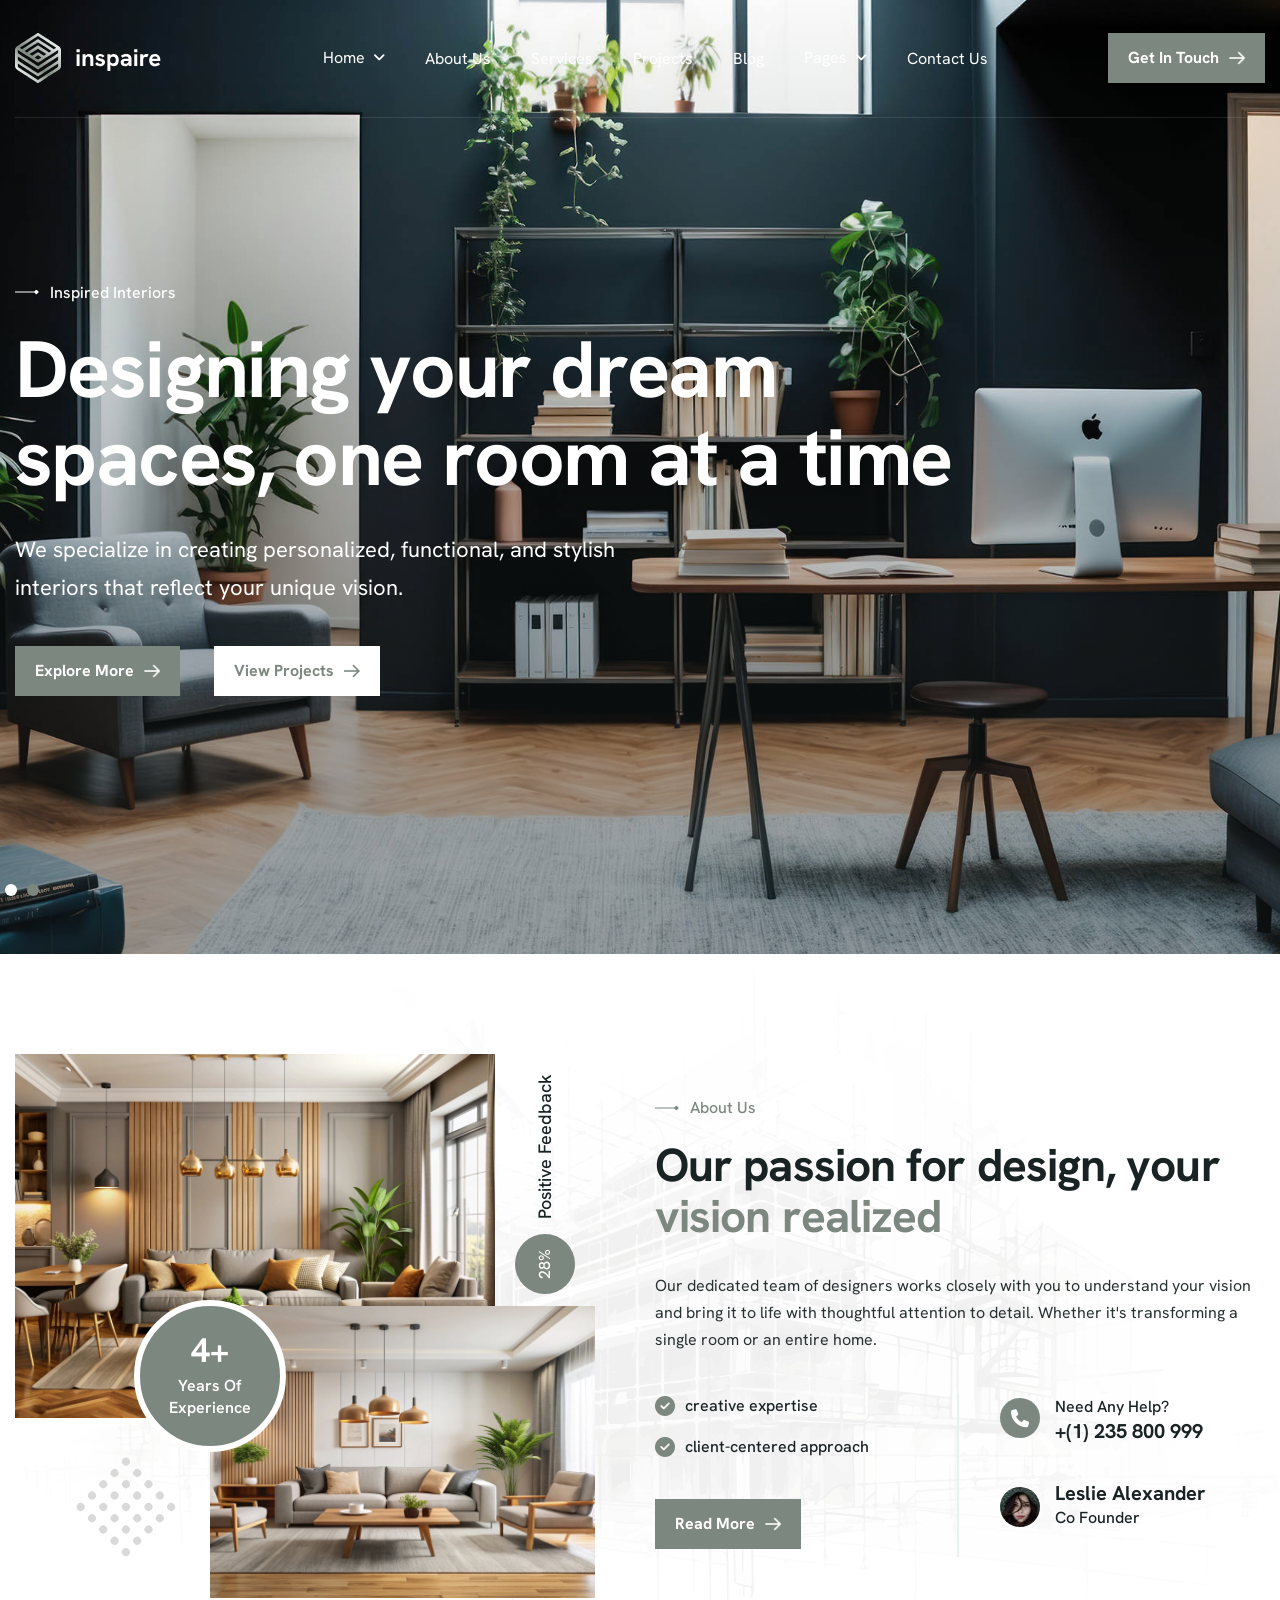
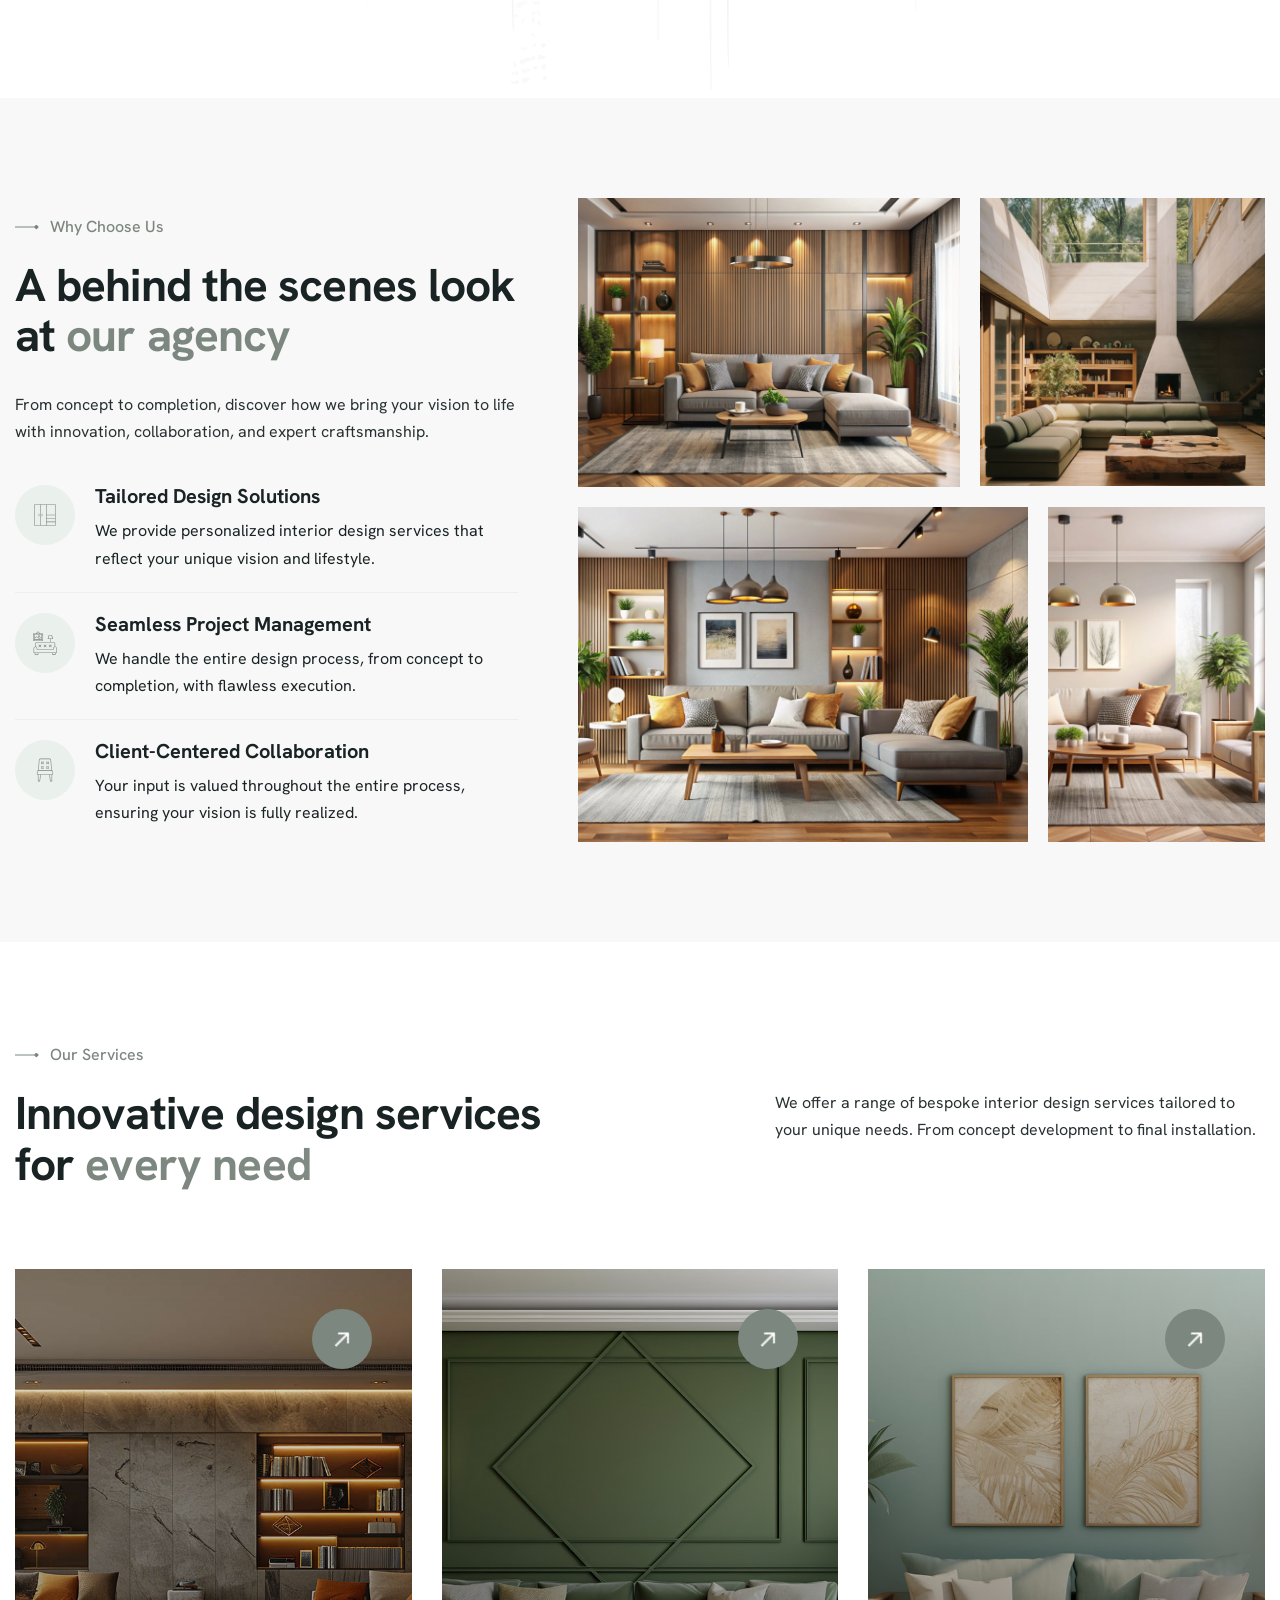
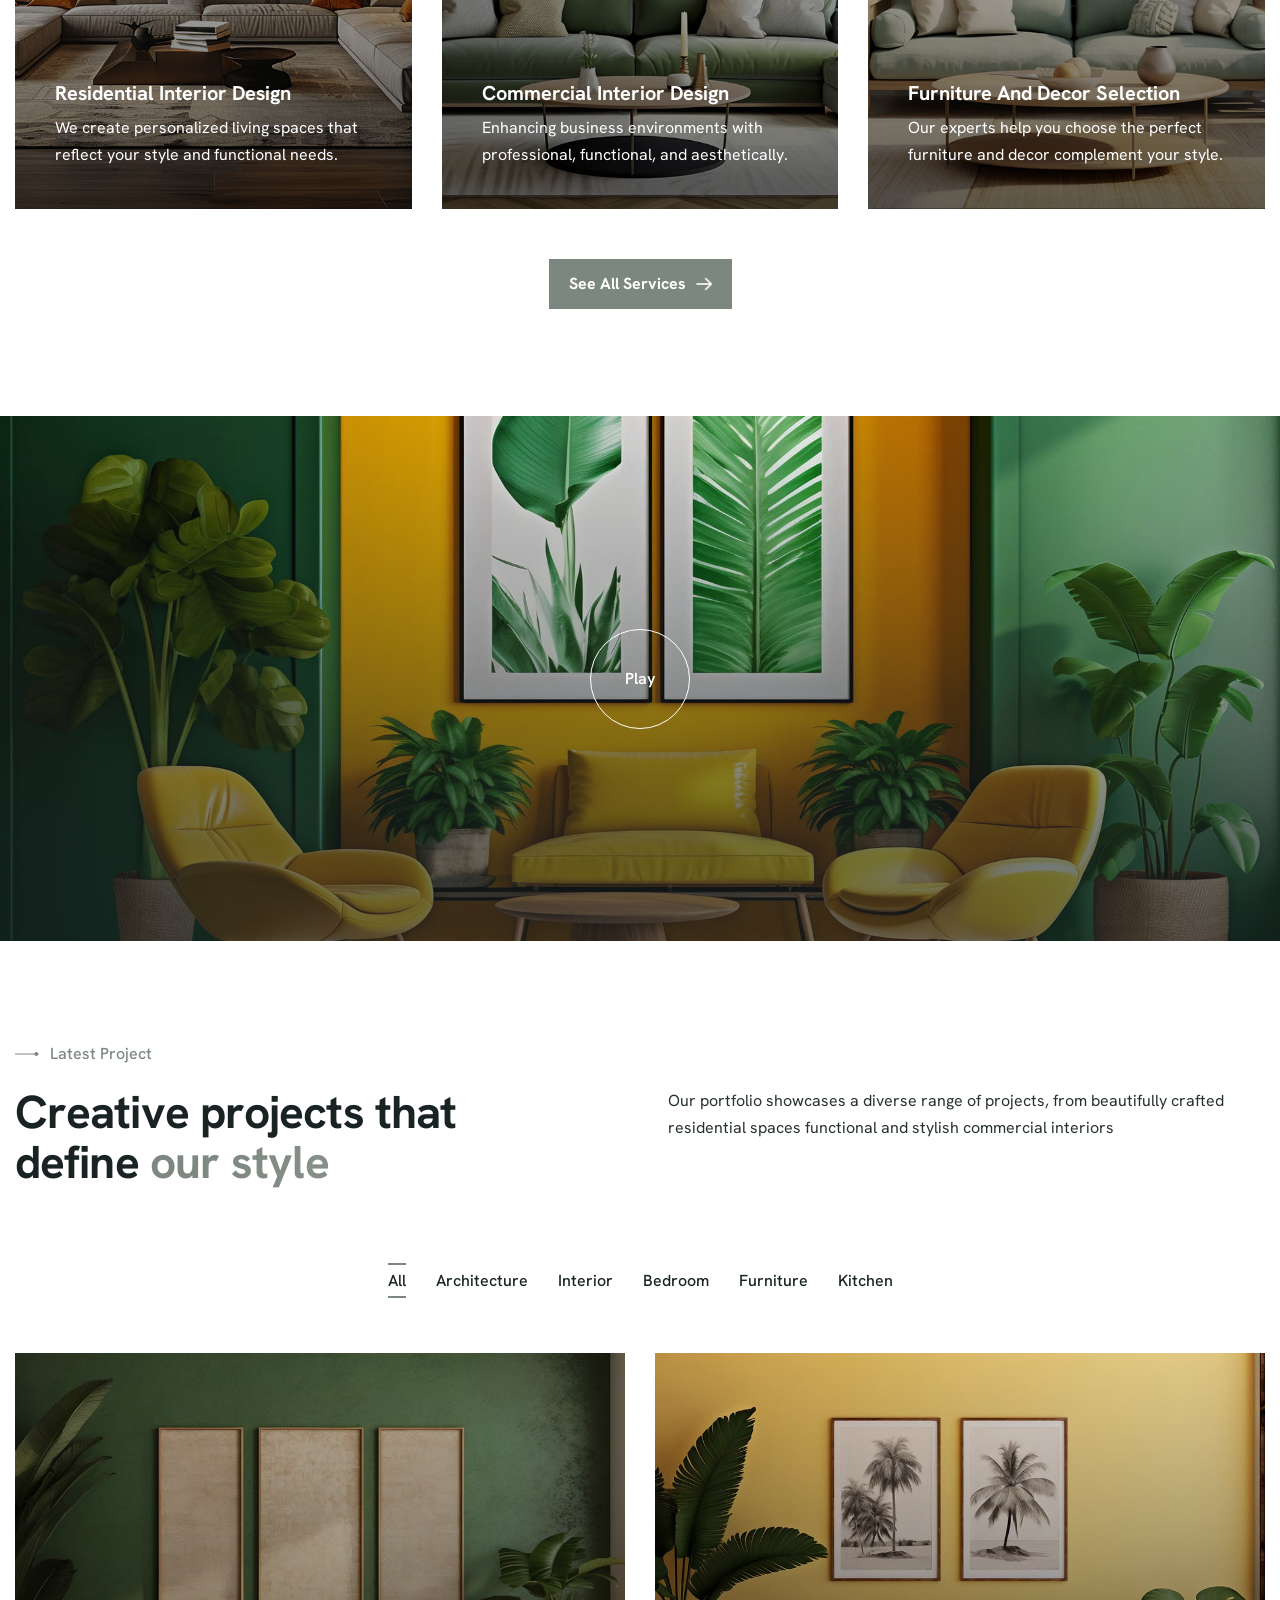
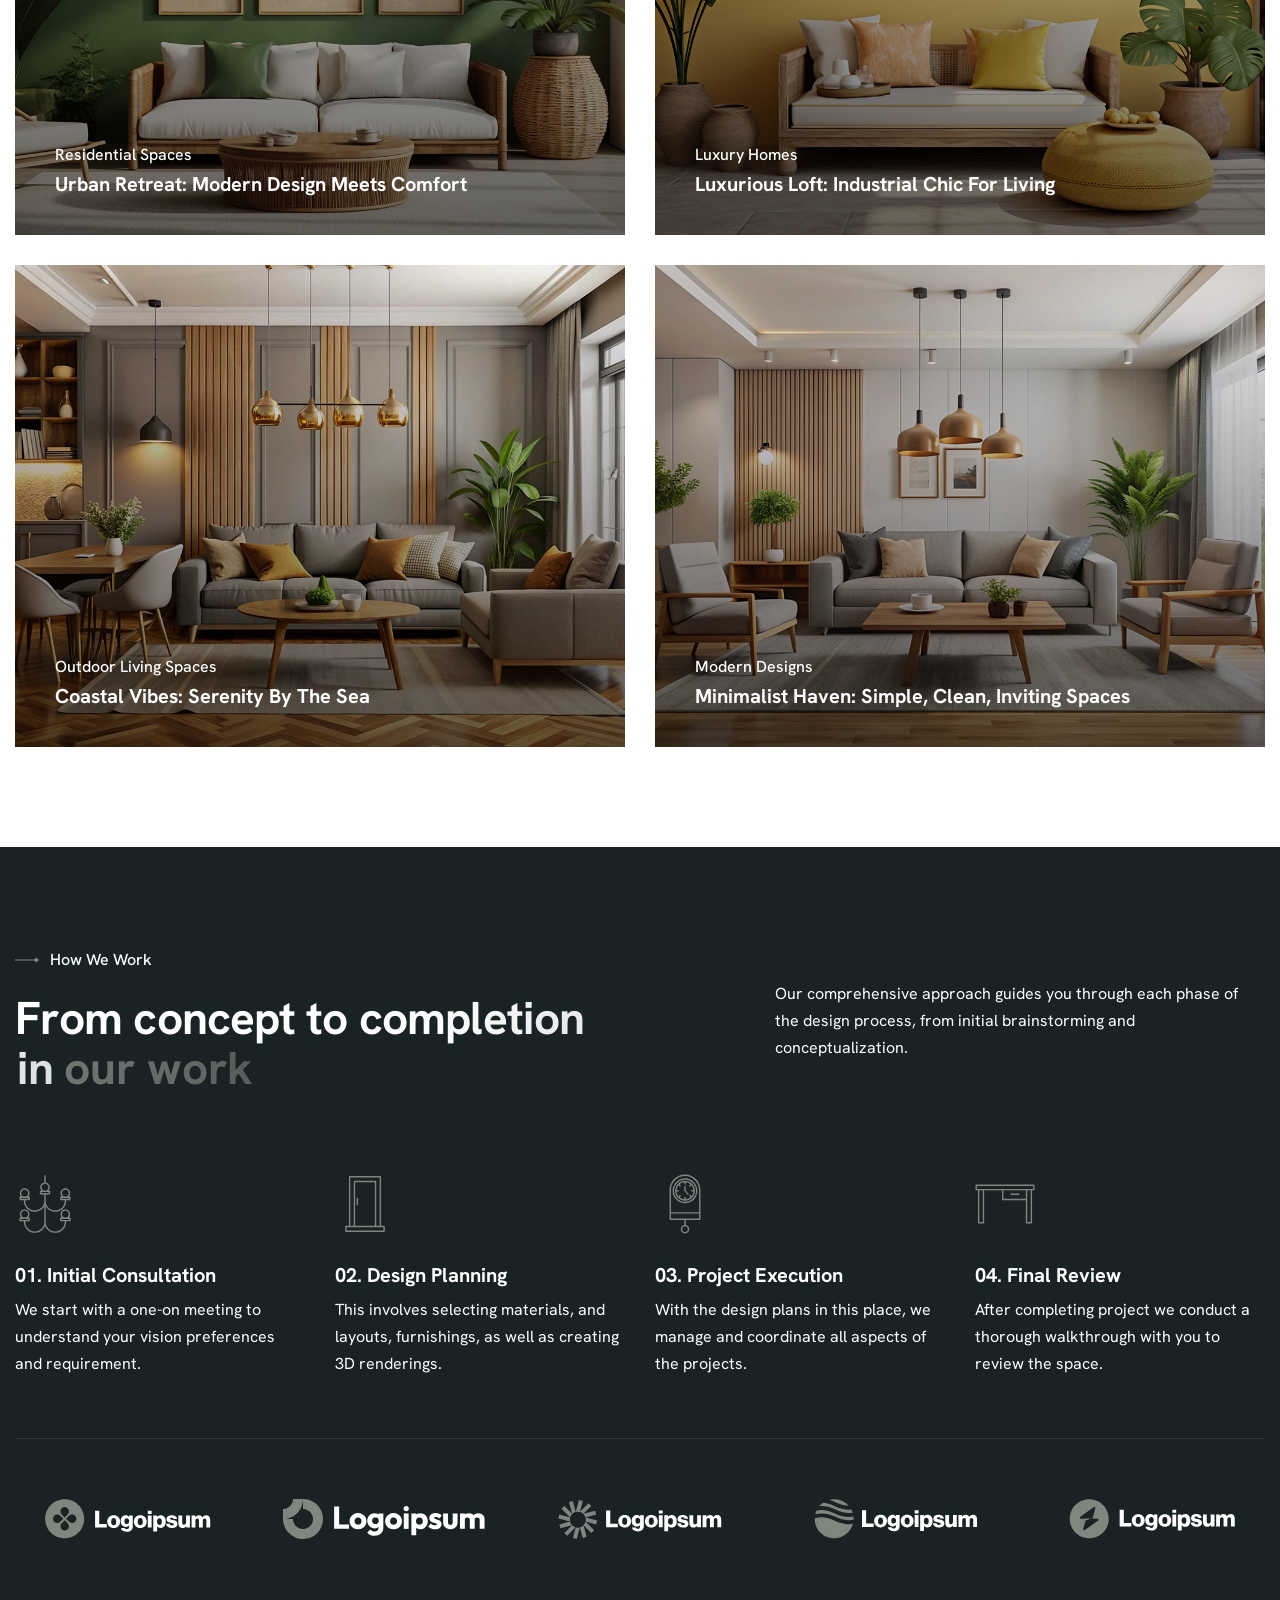
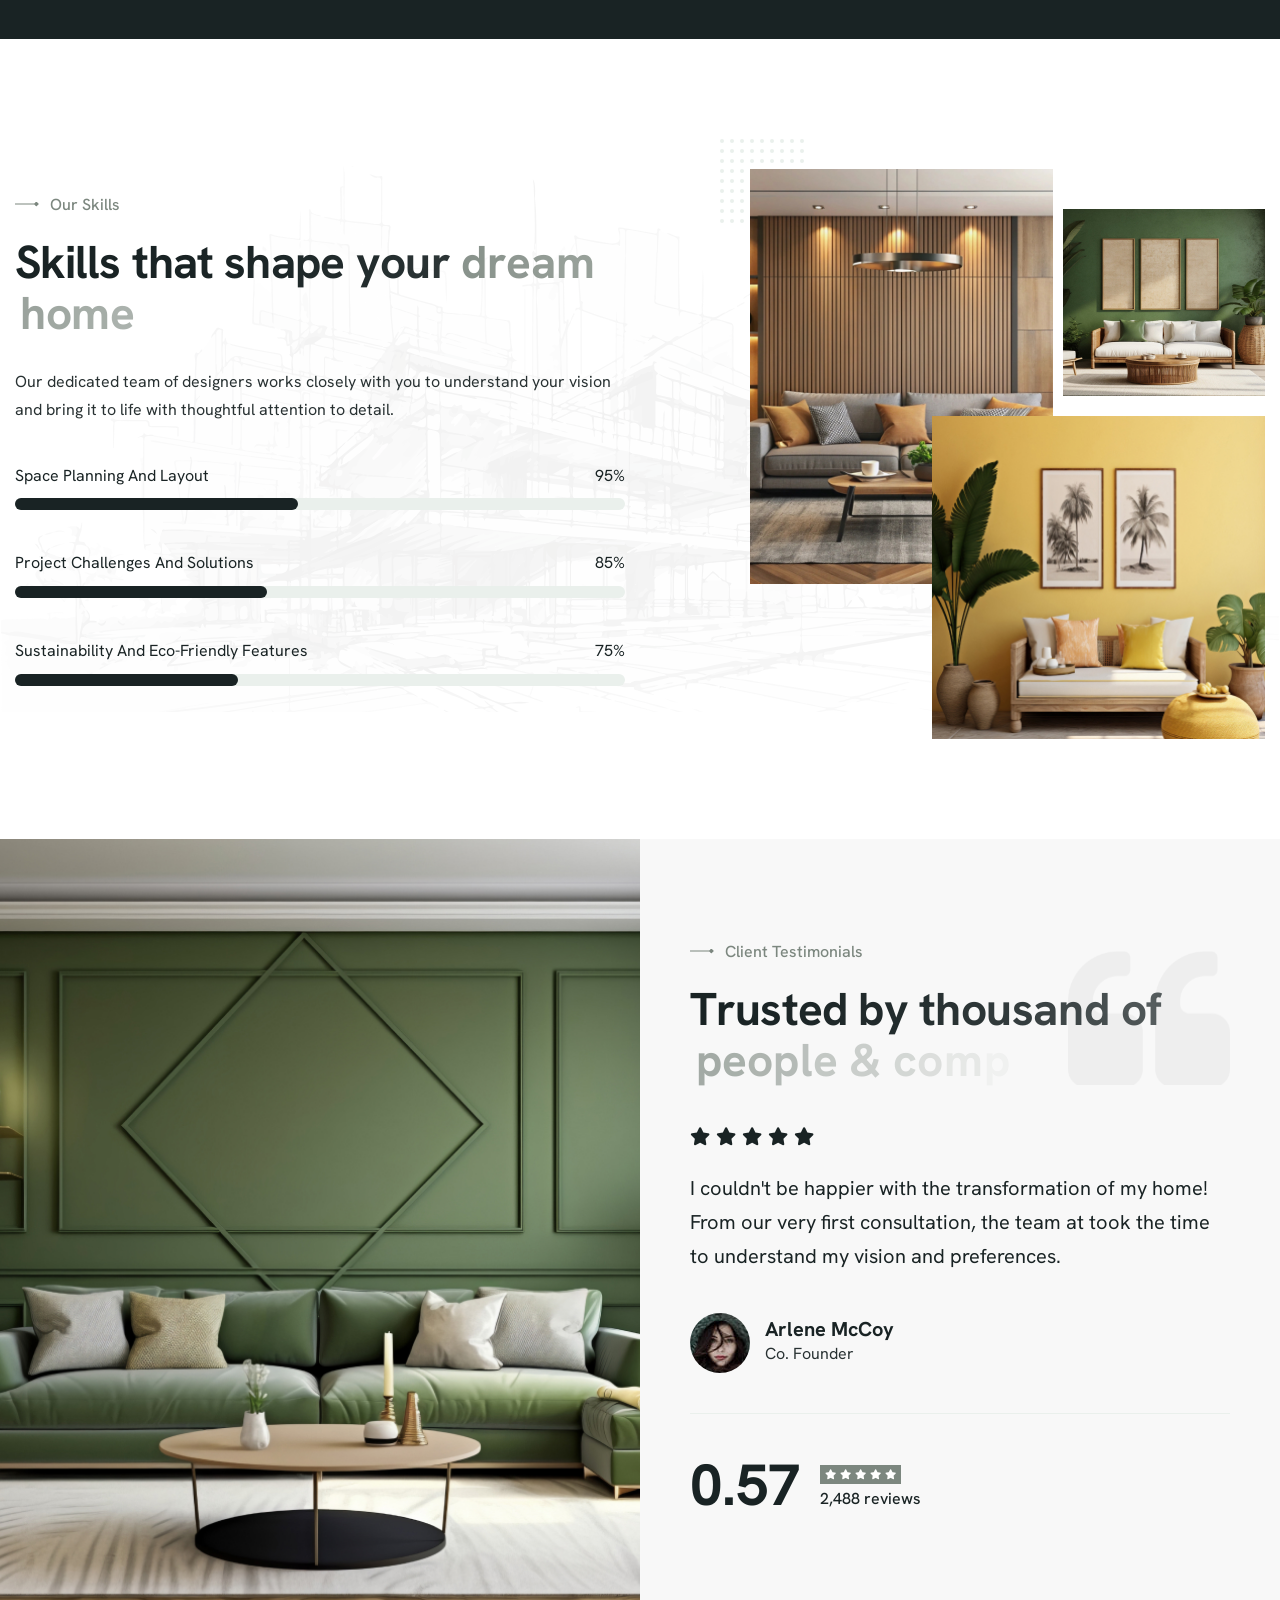
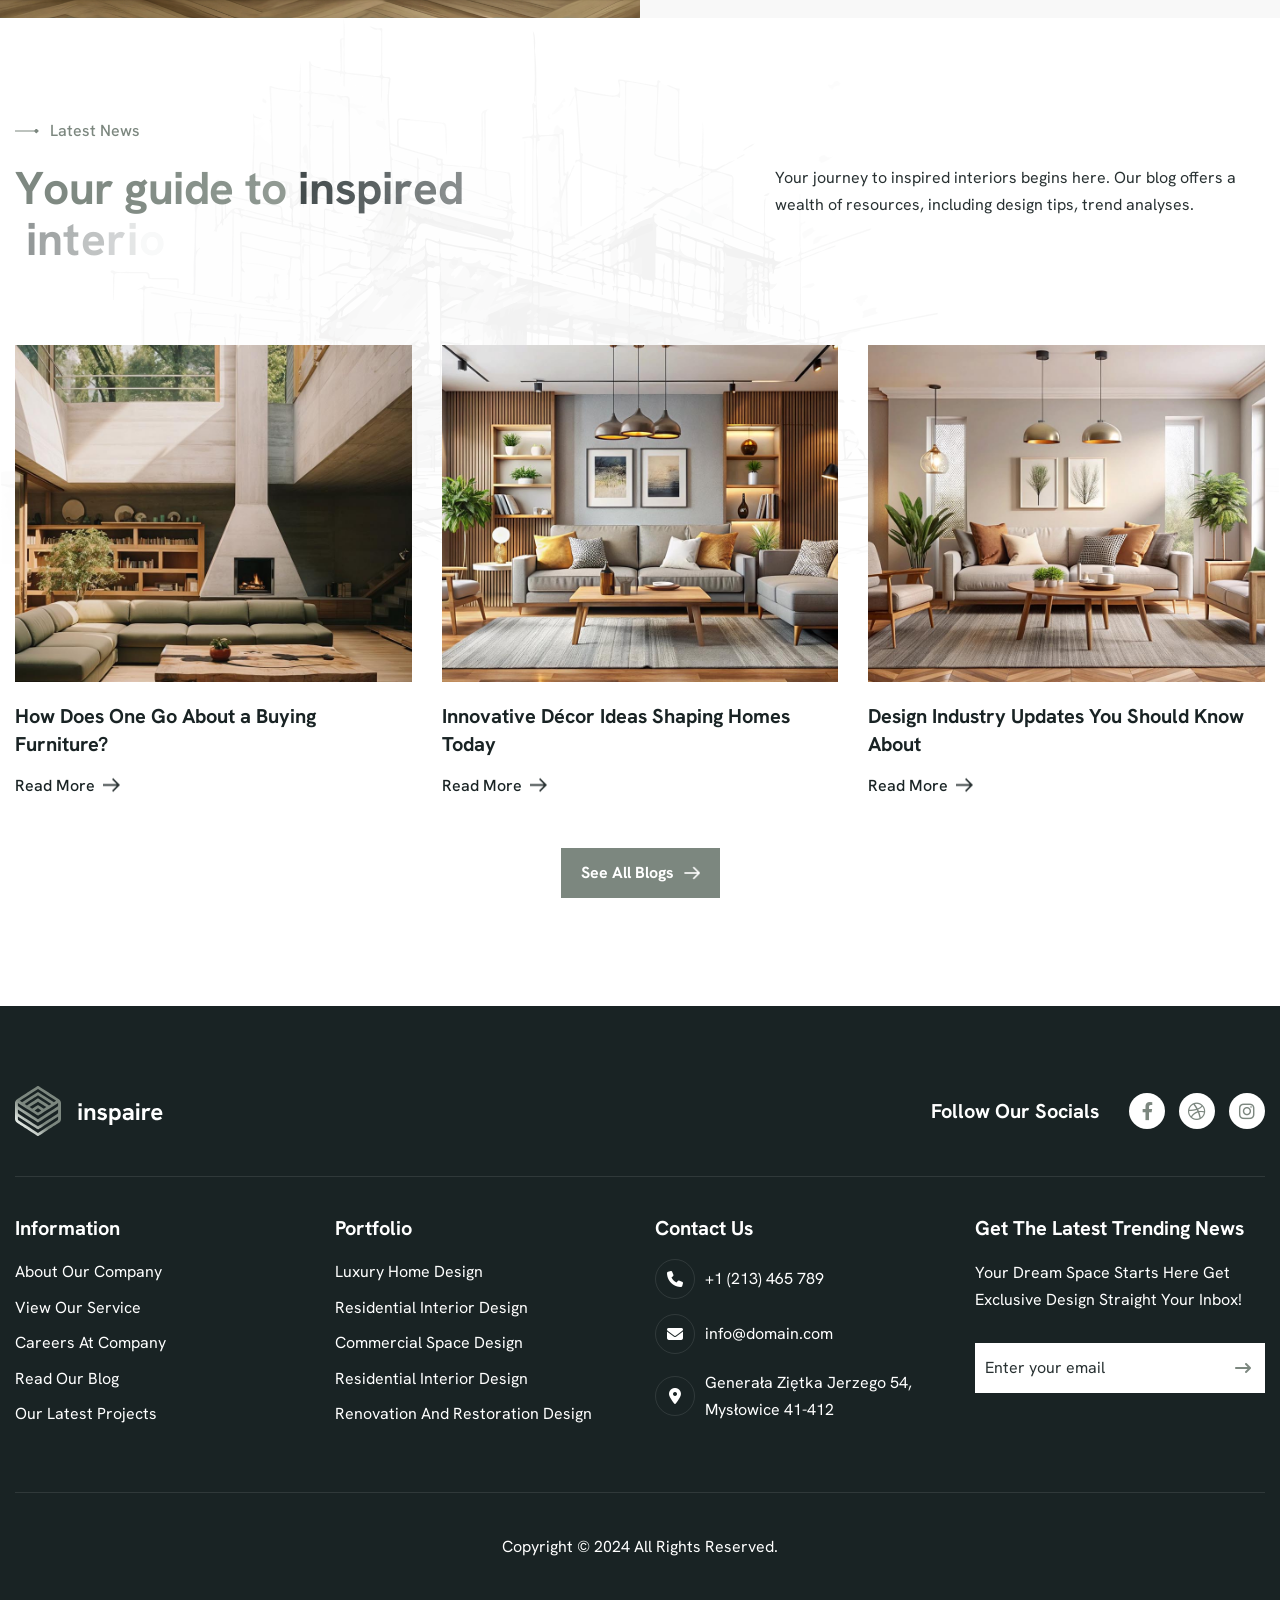
<file: index-slider.html>
<!DOCTYPE html>
<html lang="zxx">

<!-- Mirrored from html.awaikenthemes.com/inspaire/index-slider.html by HTTrack Website Copier/3.x [XR&CO'2014], Wed, 04 Feb 2026 04:19:56 GMT -->
<head>
	<!-- Meta -->
	<meta charset="utf-8">
	<meta http-equiv="X-UA-Compatible" content="IE=edge">
	<meta name="viewport" content="width=device-width, initial-scale=1.0, maximum-scale=1">
	<meta name="description" content="">
	<meta name="keywords" content="">
	<meta name="author" content="Awaiken">
	<!-- Page Title -->
    <title>Inspaire - Architecture and Interior Design HTML Template</title>
	<!-- Favicon Icon -->
	<link rel="shortcut icon" type="image/x-icon" href="images/favicon.png">
	<!-- Google Fonts Css-->
	<link rel="preconnect" href="https://fonts.googleapis.com/">
    <link rel="preconnect" href="https://fonts.gstatic.com/" crossorigin>
    <link href="https://fonts.googleapis.com/css2?family=Hanken+Grotesk:ital,wght@0,100..900;1,100..900&amp;display=swap" rel="stylesheet">
	<!-- Bootstrap Css -->
	<link href="css/bootstrap.min.css" rel="stylesheet" media="screen">
	<!-- SlickNav Css -->
	<link href="css/slicknav.min.css" rel="stylesheet">
	<!-- Swiper Css -->
	<link rel="stylesheet" href="css/swiper-bundle.min.css">
	<!-- Font Awesome Icon Css-->
	<link href="css/all.min.css" rel="stylesheet" media="screen">
	<!-- Animated Css -->
	<link href="css/animate.css" rel="stylesheet">
    <!-- Magnific Popup Core Css File -->
	<link rel="stylesheet" href="css/magnific-popup.css">
	<!-- Mouse Cursor Css File -->
	<link rel="stylesheet" href="css/mousecursor.css">
	<!-- Main Custom Css -->
	<link href="css/custom.css" rel="stylesheet" media="screen">
</head>
<body>

    <!-- Preloader Start -->
	<div class="preloader">
		<div class="loading-container">
			<div class="loading"></div>
			<div id="loading-icon"><img src="images/loader.svg" alt=""></div>
		</div>
	</div>
	<!-- Preloader End -->

    <!-- Header Start -->
	<header class="main-header">
		<div class="header-sticky">
			<nav class="container">
				<div class="navbar navbar-expand-lg">
					<!-- Logo Start -->
					<a class="navbar-brand" href="index.html">
						<img src="images/logo.svg" alt="Logo">
					</a>
					<!-- Logo End -->

					<!-- Main Menu Start -->
					<div class="collapse navbar-collapse main-menu">
                        <div class="nav-menu-wrapper">
                            <ul class="navbar-nav mr-auto" id="menu">
                                <li class="nav-item submenu"><a class="nav-link" href="index.html">Home</a>
                                    <ul>
                                        <li class="nav-item"><a class="nav-link" href="index-2.html">Home - Image</a></li>
                                        <li class="nav-item"><a class="nav-link" href="index-video.html">Home - Video</a></li>
                                        <li class="nav-item"><a class="nav-link" href="index-slider.html">Home - Slider</a></li>
                                    </ul>
                                </li>                                
                                <li class="nav-item"><a class="nav-link" href="about.html">About Us</a>
                                <li class="nav-item"><a class="nav-link" href="services.html">Services</a></li>
                                <li class="nav-item"><a class="nav-link" href="projects.html">Projects</a></li>
                                <li class="nav-item"><a class="nav-link" href="blog.html">Blog</a></li>
                                <li class="nav-item submenu"><a class="nav-link" href="#">Pages</a>
                                    <ul>                                        
                                        <li class="nav-item"><a class="nav-link" href="service-single.html">Service Details</a></li>
                                        <li class="nav-item"><a class="nav-link" href="project-single.html">Project Details</a></li>
                                        <li class="nav-item"><a class="nav-link" href="blog-single.html">Blog Details</a></li>
                                        <li class="nav-item"><a class="nav-link" href="image-gallery.html">Image Gallery</a></li>
                                        <li class="nav-item"><a class="nav-link" href="faqs.html">FAQs</a></li>
                                        <li class="nav-item"><a class="nav-link" href="404.html">404</a></li>
                                    </ul>
                                </li>
                                <li class="nav-item"><a class="nav-link" href="contact.html">Contact Us</a></li>                             
                            </ul>
                        </div>
                        <!-- Header Btn Start -->
                        <div class="header-btn d-inline-flex">
                            <a href="contact.html" class="btn-default">get in touch</a>
                        </div>
                        <!-- Header Btn End -->
					</div>
					<!-- Main Menu End -->
					<div class="navbar-toggle"></div>
				</div>
			</nav>
			<div class="responsive-menu"></div>
		</div>
	</header>
	<!-- Header End -->

    <!-- Hero Section Start -->
    <div class="hero hero-slider-layout">
        <div class="swiper">
            <div class="swiper-wrapper">
                <!-- Hero Slide Start -->
                <div class="swiper-slide">
                    <div class="hero-slide">
                        <!-- Slider Image Start -->
                        <div class="hero-slider-image">
                            <img src="images/hero-bg.jpg" alt="">
                        </div>
                        <!-- Slider Image End -->

                        <div class="container">
                            <div class="row align-items-center">
                                <div class="col-lg-10">
                                    <!-- Hero Content Start -->
                                    <div class="hero-content">
                                        <!-- Section Title Start -->
                                        <div class="section-title">
                                            <h3 class="wow fadeInUp">inspired interiors</h3>
                                            <h1 class="text-anime-style-2" data-cursor="-opaque">Designing your dream spaces, one room at a time</h1>
                                            <p class="wow fadeInUp" data-wow-delay="0.2s">We specialize in creating personalized, functional, and stylish interiors that reflect your unique vision.</p>
                                        </div>
                                        <!-- Section Title End -->
                
                                        <!-- Hero Button Start -->
                                        <div class="hero-btn wow fadeInUp" data-wow-delay="0.4s">
                                            <a href="about.html" class="btn-default">explore more</a>
                                            <a href="projects.html" class="btn-default btn-highlighted">view projects</a>
                                        </div>
                                        <!-- Hero Button End -->
                                    </div>
                                    <!-- Hero Content End -->
                                </div>
                            </div>
                        </div>
                    </div>
                </div>
                <!-- Hero Slide End -->

                <!-- Hero Slide Start -->
                <div class="swiper-slide">
                    <div class="hero-slide">
                        <!-- Slider Image Start -->
                        <div class="hero-slider-image">
                            <img src="images/hero-bg-2.jpg" alt="">
                        </div>
                        <!-- Slider Image End -->

                        <div class="container">
                            <div class="row align-items-center">
                                <div class="col-lg-10">
                                    <!-- Hero Content Start -->
                                    <div class="hero-content">
                                        <!-- Section Title Start -->
                                        <div class="section-title">
                                            <h3 class="wow fadeInUp">inspired interiors</h3>
                                            <h1 class="text-anime-style-2" data-cursor="-opaque">Designing your dream spaces, one room at a time</h1>
                                            <p class="wow fadeInUp" data-wow-delay="0.2s">We specialize in creating personalized, functional, and stylish interiors that reflect your unique vision.</p>
                                        </div>
                                        <!-- Section Title End -->
                
                                        <!-- Hero Button Start -->
                                        <div class="hero-btn wow fadeInUp" data-wow-delay="0.4s">
                                            <a href="about.html" class="btn-default">explore more</a>
                                            <a href="projects.html" class="btn-default btn-highlighted">view projects</a>
                                        </div>
                                        <!-- Hero Button End -->
                                    </div>
                                    <!-- Hero Content End -->
                                </div>
                            </div>
                        </div>
                    </div>
                </div>
                <!-- Hero Slide End -->
            </div>
            <div class="hero-pagination"></div>
        </div>        
    </div>
    <!-- Hero Section End -->
    
    <!-- About Us Section Start -->
    <div class="about-us">
        <div class="container">
            <div class="row align-items-center">
                <div class="col-lg-6">
                    <!-- About Us Images Start -->
                    <div class="about-us-images">
                        <!-- About Image 1 Start -->
                        <div class="about-img-1">
                            <figure class="image-anime reveal">
                                <img src="images/about-img-1.jpg" alt="">
                            </figure>
                        </div>
                        <!-- About Image 1 End -->

                        <!-- About Image 2 Start -->
                        <div class="about-img-2">
                            <figure class="image-anime reveal">
                                <img src="images/about-img-2.jpg" alt="">
                            </figure>

                            <!-- Feedback Counter Start -->
                            <div class="experience-counter">
                                <h3><span class="counter">15</span>+</h3>
                                <p>Years of experience</p>
                            </div>
                            <!-- Feedback Counter End -->
                        </div>
                        <!-- About Image 2 End -->
    
                        <!-- Feedback Counter Start -->
                        <div class="feedback-counter">
                            <p><span class="counter">95</span>%</p>
                            <h3>positive feedback</h3>
                        </div>
                        <!-- Feedback Counter End -->
                    </div>
                    <!-- About Us Images End -->
                </div>

                <div class="col-lg-6">
                    <!-- About Us Content Start -->
                    <div class="about-us-content">
                        <!-- Section Title Start -->
                        <div class="section-title">
                            <h3 class="wow fadeInUp">about us</h3>
                            <h2 class="text-anime-style-2" data-cursor="-opaque">Our passion for design, your <span>vision realized</span></h2>
                            <p class="wow fadeInUp" data-wow-delay="0.2s">Our dedicated team of designers works closely with you to understand your vision and bring it to life with thoughtful attention to detail. Whether it's transforming a single room or an entire home.</p>
                        </div>
                        <!-- Section Title End -->

                        <!-- About Us Content Body Start -->
                        <div class="about-us-content-body">
                            <!-- About Content Info Start -->
                            <div class="about-us-content-info">
                                <!-- About Us Content List Start -->
                                <div class="about-us-content-list wow fadeInUp" data-wow-delay="0.4s">
                                    <ul>
                                        <li>creative expertise</li>
                                        <li>client-centered approach</li>
                                    </ul>
                                </div>
                                <!-- About Us Content List End -->

                                <!-- About Us Content Button Start -->
                                <div class="about-us-content-btn wow fadeInUp" data-wow-delay="0.6s">
                                    <a href="about.html" class="btn-default">read more</a>
                                </div>
                                <!-- About Us Content Button End -->
                            </div>
                            <!-- About Content Info End -->

                            <!-- About Content List Start -->
                            <div class="about-us-contact-list">
                                <!-- About Contact Item Start -->
                                <div class="about-contact-item wow fadeInUp" data-wow-delay="0.4s">
                                    <div class="icon-box">
                                        <i class="fa-solid fa-phone"></i>
                                    </div>
                                    <div class="about-contact-content">
                                        <p>need any help?</p>
                                        <h3>+(1) 235 800 999</h3>
                                    </div>
                                </div>
                                <!-- About Contact Item End -->

                                <!-- About Contact Item Start -->
                                <div class="about-contact-item wow fadeInUp" data-wow-delay="0.6s">
                                    <div class="icon-box">
                                        <figure class="image-anime">
                                            <img src="images/author-1.jpg" alt="">
                                        </figure>
                                    </div>
                                    <div class="about-contact-content">
                                        <h3>leslie alexander</h3>
                                        <p>co founder</p>
                                    </div>
                                </div>
                                <!-- About Contact Item End -->
                            </div>
                            <!-- About Content Info End -->
                        </div>
                        <!-- About Us Content Body End -->
                    </div>
                    <!-- About Us Content End -->
                </div>
            </div>
        </div>
    </div>
    <!-- About Us Section End -->

    <!-- Why Choose Us Section Start -->
    <div class="why-choose-us">
        <div class="container">
            <div class="row align-items-center">
                <div class="col-lg-5">
                    <!-- Why Choose Content Start -->
                    <div class="why-choose-content">
                        <!-- Section Title Start -->
                        <div class="section-title">
                            <h3 class="wow fadeInUp">why choose us</h3>
                            <h2 class="text-anime-style-2" data-cursor="-opaque">A behind the scenes look at <span>our agency</span></h2>
                            <p class="wow fadeInUp" data-wow-delay="0.2s">From concept to completion, discover how we bring your vision to life with innovation, collaboration, and expert craftsmanship.</p>
                        </div>
                        <!-- Section Title End -->

                        <!-- Why Choose Item List Start -->
                        <div class="why-choose-item-list">
                            <!-- Why Choose Item Start -->
                            <div class="why-choose-item wow fadeInUp" data-wow-delay="0.4s">
                                <!-- Icon Box Start -->
                                <div class="icon-box">
                                    <img src="images/icon-why-choose-1.svg" alt="">
                                </div>
                                <!-- Icon Box End -->

                                <!-- Why Choose Item Content Start -->
                                <div class="why-choose-item-content">
                                    <h3>tailored design solutions</h3>
                                    <p>We provide personalized interior design services that reflect your unique vision and lifestyle.</p>
                                </div>
                                <!-- Why Choose Item Content End -->
                            </div>
                            <!-- Why Choose Item End -->
                            
                            <!-- Why Choose Item Start -->
                            <div class="why-choose-item wow fadeInUp" data-wow-delay="0.6s">
                                <!-- Icon Box Start -->
                                <div class="icon-box">
                                    <img src="images/icon-why-choose-2.svg" alt="">
                                </div>
                                <!-- Icon Box End -->

                                <!-- Why Choose Item Content Start -->
                                <div class="why-choose-item-content">
                                    <h3>Seamless Project Management</h3>
                                    <p>We handle the entire design process, from concept to completion, with flawless execution.</p>
                                </div>
                                <!-- Why Choose Item Content End -->
                            </div>
                            <!-- Why Choose Item End -->

                            <!-- Why Choose Item Start -->
                            <div class="why-choose-item wow fadeInUp" data-wow-delay="0.8s">
                                <!-- Icon Box Start -->
                                <div class="icon-box">
                                    <img src="images/icon-why-choose-3.svg" alt="">
                                </div>
                                <!-- Icon Box End -->

                                <!-- Why Choose Item Content Start -->
                                <div class="why-choose-item-content">
                                    <h3>Client-Centered Collaboration</h3>
                                    <p>Your input is valued throughout the entire process, ensuring your vision is fully realized.</p>
                                </div>
                                <!-- Why Choose Item Content End -->
                            </div>
                            <!-- Why Choose Item End -->
                        </div>
                        <!-- Why Choose Item List End -->
                    </div>
                    <!-- Why Choose Content End -->
                </div>

                <div class="col-lg-7">
                    <!-- Why Choose Images Images Start -->
                    <div class="why-choose-images">
                        <!-- Why Choose Box 1 Start -->
                        <div class="why-choose-img-box-1">
                            <!-- Why Choose img 1 Start -->
                            <div class="why-choose-img-1">
                                <figure class="image-anime reveal">
                                    <img src="images/why-choose-img-1.jpg" alt="">
                                </figure>
                            </div>
                            <!-- Why Choose img 1 End -->

                            <!-- Why Choose img 2 Start -->
                            <div class="why-choose-img-2">
                                <figure class="image-anime reveal">
                                    <img src="images/why-choose-img-2.jpg" alt="">
                                </figure>
                            </div>
                            <!-- Why Choose img 2 End -->
                        </div>
                        <!-- Why Choose Box 1 End -->

                        <!-- Why Choose Box 2 Start -->
                        <div class="why-choose-img-box-2">
                            <!-- Why Choose img 3 Start -->
                            <div class="why-choose-img-3">
                                <figure class="image-anime reveal">
                                    <img src="images/why-choose-img-3.jpg" alt="">
                                </figure>
                            </div>
                            <!-- Why Choose img 3 End -->

                            <!-- Why Choose img 4 Start -->
                            <div class="why-choose-img-4">
                                <figure class="image-anime reveal">
                                    <img src="images/why-choose-img-4.jpg" alt="">
                                </figure>
                            </div>
                            <!-- Why Choose img 4 End -->
                        </div>
                        <!-- Why Choose Box 2 End -->
                    </div>
                    <!-- Why Choose Images Images End -->
                </div>
            </div>
        </div>
    </div>
    <!-- Why Choose Us Section End -->

    <!-- Our Services Section Start -->
    <div class="our-services">
        <div class="container">
            <div class="row section-row align-items-center">
                <div class="col-lg-6">
                    <!-- Section Title Start -->
                    <div class="section-title">
                        <h3 class="wow fadeInUp">our services</h3>
                        <h2 class="text-anime-style-2" data-cursor="-opaque">Innovative design services for <span>every need</span></h2>
                    </div>
                    <!-- Section Title End -->
                </div>

                <div class="col-lg-6">
                    <!-- Section Title Content Start -->
                    <div class="section-title-content">
                        <p class="wow fadeInUp" data-wow-delay="0.2s">We offer a range of bespoke interior design services tailored to your unique needs. From concept development to final installation.</p>
                    </div>
                    <!-- Section Title Content End -->
                </div>
            </div>

            <div class="row">
                <div class="col-lg-4 col-md-6">
                    <!-- Service Item Start -->
                    <div class="service-item wow fadeInUp">
                        <!-- Service Image Start -->
                        <div class="service-image">
                            <a href="service-single.html" data-cursor-text="View">
                                <figure class="image-anime">
                                    <img src="images/service-1.jpg" alt="">
                                </figure>
                            </a>
                        </div>
                        <!-- Service Image End -->

                        <!-- Service Button Start -->
                        <div class="service-btn">
                            <a href="service-single.html"><img src="images/arrow-white.svg" alt=""></a>
                        </div>
                        <!-- Service Button End -->

                        <!-- Service Content Start -->
                        <div class="service-content">
                            <h3><a href="service-single.html">residential interior design</a></h3>
                            <p>We create personalized living spaces that reflect your style and functional needs.</p>
                        </div>
                        <!-- Service Content End -->
                    </div>
                    <!-- Service Item End -->
                </div>

                <div class="col-lg-4 col-md-6">
                    <!-- Service Item Start -->
                    <div class="service-item wow fadeInUp" data-wow-delay="0.2s">
                        <!-- Service Image Start -->
                        <div class="service-image">
                            <a href="service-single.html" data-cursor-text="View">
                                <figure class="image-anime">
                                    <img src="images/service-2.jpg" alt="">
                                </figure>
                            </a>
                        </div>
                        <!-- Service Image End -->

                        <!-- Service Button Start -->
                        <div class="service-btn">
                            <a href="service-single.html"><img src="images/arrow-white.svg" alt=""></a>
                        </div>
                        <!-- Service Button End -->

                        <!-- Service Content Start -->
                        <div class="service-content">
                            <h3><a href="service-single.html">commercial interior design</a></h3>
                            <p>Enhancing business environments with professional, functional, and aesthetically.</p>
                        </div>
                        <!-- Service Content End -->
                    </div>
                    <!-- Service Item End -->
                </div>

                <div class="col-lg-4 col-md-6">
                    <!-- Service Item Start -->
                    <div class="service-item wow fadeInUp" data-wow-delay="0.4s">
                        <!-- Service Image Start -->
                        <div class="service-image">
                            <a href="service-single.html" data-cursor-text="View">
                                <figure class="image-anime">
                                    <img src="images/service-3.jpg" alt="">
                                </figure>
                            </a>
                        </div>
                        <!-- Service Image End -->

                        <!-- Service Button Start -->
                        <div class="service-btn">
                            <a href="service-single.html"><img src="images/arrow-white.svg" alt=""></a>
                        </div>
                        <!-- Service Button End -->

                        <!-- Service Content Start -->
                        <div class="service-content">
                            <h3><a href="service-single.html">furniture and decor selection</a></h3>
                            <p>Our experts help you choose the perfect furniture and decor complement your style.</p>
                        </div>
                        <!-- Service Content End -->
                    </div>
                    <!-- Service Item End -->
                </div>

                <div class="col-lg-12">
                    <!-- All Services Button Start -->
                    <div class="all-services-btn wow fadeInUp" data-wow-delay="0.6s">
                        <a href="services.html" class="btn-default">see all services</a>
                   </div>
                   <!-- All Services Button End -->
                </div>
            </div>
        </div>
    </div>
    <!-- Our Services Section End -->

    <!-- Intro Video Section Start -->
    <div class="intro-video">
        <div class="container-fluid">
            <div class="row">
                <div class="col-lg-12">
                    <!-- Intro Video Image Start -->
                    <div class="intro-video-box">
                        <!-- Intro Image Start -->
                        <div class="intro-video-image">
                            <a href="https://www.youtube.com/watch?v=Y-x0efG1seA" class="popup-video" data-cursor-text="Play">
                                <figure class="image-anime">
                                    <img src="images/intro-video-bg.jpg" alt="">
                                </figure>
                            </a>                            
                        </div>
                        <!-- Intro Image End -->

                        <!-- Video Play Button Start -->
                        <div class="video-play-button">
                            <a href="https://www.youtube.com/watch?v=Y-x0efG1seA" class="popup-video" data-cursor-text="Play">play</a>
                        </div>
                        <!-- Video Play Button End -->
                    </div>
                    <!-- Intro Video Btn End -->
                </div>
            </div>
        </div>
    </div>
    <!-- Intro Video Section End -->

    <!-- Our Project Start -->
    <div class="our-project">
        <div class="container">
            <div class="row section-row align-items-center">
                <div class="col-lg-5">
                    <!-- Section Title Start -->
                    <div class="section-title">
                        <h3 class="wow fadeInUp">latest project</h3>
                        <h2 class="text-anime-style-2" data-cursor="-opaque">Creative projects that define<span> our style</span></h2>
                    </div>
                    <!-- Section Title End -->
                </div>

                <div class="col-lg-7">
                    <!-- Section Title Content Start -->
                    <div class="section-title-content">
                        <p class="wow fadeInUp" data-wow-delay="0.2s">Our portfolio showcases a diverse range of projects, from beautifully crafted residential spaces functional and stylish commercial interiors</p>
                    </div>
                    <!-- Section Title Content End -->
                </div>
            </div>

            <div class="row">
                <div class="col-lg-12">
                    <!-- Our Project Nav start -->
                    <div class="our-Project-nav wow fadeInUp" data-wow-delay="0.4s">
                        <ul>
                            <li><a href="#" class="active-btn" data-filter="*">all</a></li>
                            <li><a href="#" data-filter=".architecture">architecture</a></li>
                            <li><a href="#" data-filter=".interior">interior</a></li>
                            <li><a href="#" data-filter=".bedroom">bedroom</a></li>
                            <li><a href="#" data-filter=".furniture">furniture</a></li>
                            <li><a href="#" data-filter=".kitchen">kitchen</a></li>
                        </ul>
                    </div>
                    <!-- Our Project Nav End -->
                </div>
    
                <div class="col-lg-12">
                    <!-- Project Item Boxes start -->
                    <div class="row project-item-boxes align-items-center">
                        <div class="col-md-6 project-item-box architecture bedroom">
                            <!-- Project Item Start -->
                            <div class="project-item wow fadeInUp">
                                <div class="project-image">
                                    <div class="project-featured-image">
                                        <figure class="image-anime">
                                            <img src="images/project-1.jpg" alt="">
                                        </figure>
                                    </div>
                                
                                    <div class="project-btn">
                                        <a href="project-single.html"><img src="images/arrow-white.svg" alt=""></a>
                                    </div>
                                </div>     
    
                                <div class="project-content">
                                    <h3>residential spaces</h3>
                                    <h2><a href="project-single.html">urban retreat: modern design meets comfort</a></h2>
                                </div>
                            </div>
                            <!-- Project Item End -->
                        </div>
    
                        <div class="col-md-6 project-item-box interior kitchen">
                            <!-- Project Item Start -->
                            <div class="project-item wow fadeInUp" data-wow-delay="0.2s">
                                <div class="project-image">
                                    <div class="project-featured-image">
                                        <figure class="image-anime">
                                            <img src="images/project-2.jpg" alt="">
                                        </figure>
                                    </div>
                                
                                    <div class="project-btn">
                                        <a href="project-single.html"><img src="images/arrow-white.svg" alt=""></a>
                                    </div>
                                </div>     
    
                                <div class="project-content">
                                    <h3>luxury homes</h3>
                                    <h2><a href="project-single.html">luxurious loft: industrial chic for living</a></h2>
                                </div>
                            </div>
                            <!-- Project Item End -->
                        </div>
    
                        <div class="col-md-6 project-item-box furniture architecture">
                            <!-- Project Item Start -->
                            <div class="project-item wow fadeInUp" data-wow-delay="0.4s">
                                <div class="project-image">
                                    <div class="project-featured-image">
                                        <figure class="image-anime">
                                            <img src="images/project-3.jpg" alt="">
                                        </figure>
                                    </div>
                                
                                    <div class="project-btn">
                                        <a href="project-single.html"><img src="images/arrow-white.svg" alt=""></a>
                                    </div>
                                </div>     
    
                                <div class="project-content">
                                    <h3>outdoor living spaces</h3>
                                    <h2><a href="project-single.html">coastal vibes: serenity by the sea</a></h2>
                                </div>
                            </div>
                            <!-- Project Item End -->
                        </div>
    
                        <div class="col-md-6 project-item-box kitchen bedroom">
                            <!-- Project Item Start -->
                            <div class="project-item wow fadeInUp" data-wow-delay="0.6s">
                                <div class="project-image">
                                    <div class="project-featured-image">
                                        <figure class="image-anime">
                                            <img src="images/project-4.jpg" alt="">
                                        </figure>
                                    </div>
                                
                                    <div class="project-btn">
                                        <a href="project-single.html"><img src="images/arrow-white.svg" alt=""></a>
                                    </div>
                                </div>     
    
                                <div class="project-content">
                                    <h3>modern designs</h3>
                                    <h2><a href="project-single.html">minimalist haven: simple, clean, inviting spaces</a></h2>
                                </div>
                            </div>
                            <!-- Project Item End -->
                        </div>
                    </div>
                    <!-- Project Item Boxes End -->
                </div>
            </div>
        </div>
     </div>
    <!-- Our Project End -->

    <!-- How We Work Start -->
    <div class="how-we-work">
        <div class="container">
            <div class="row section-row align-items-center">
                <div class="col-lg-6">
                    <!-- Section Title Start -->
                    <div class="section-title dark-section">
                        <h3 class="wow fadeInUp">how we work</h3>
                        <h2 class="text-anime-style-2" data-cursor="-opaque">From concept to completion in<span> our work</span></h2>
                    </div>
                    <!-- Section Title End -->
                </div>

                <div class="col-lg-6">
                    <!-- Section Title Content Start -->
                    <div class="section-title-content dark-section">
                        <p class="wow fadeInUp" data-wow-delay="0.2s">Our comprehensive approach guides you through each phase of the design process, from initial brainstorming and conceptualization.</p>
                    </div>
                    <!-- Section Title Content End -->
                </div>
            </div>

            <div class="row">
                <div class="col-lg-12">
                    <!-- How We Work List Start -->
                    <div class="how-we-work-list">
                        <!-- How We Item Start -->
                        <div class="how-we-work-item wow fadeInUp">
                            <div class="icon-box">
                                <img src="images/icon-how-we-work-1.svg" alt="">
                            </div>
                            <div class="how-we-work-content">
                                <h3>01. initial consultation</h3>
                                <p>We start with a one-on meeting to understand your vision preferences and requirement.</p>
                            </div>
                        </div>
                        <!-- How We Item End -->

                        <!-- How We Item Start -->
                        <div class="how-we-work-item wow fadeInUp" data-wow-delay="0.2s">
                            <div class="icon-box">
                                <img src="images/icon-how-we-work-2.svg" alt="">
                            </div>
                            <div class="how-we-work-content">
                                <h3>02. design planning</h3>
                                <p>This involves selecting materials, and layouts, furnishings, as well as creating 3D renderings.</p>
                            </div>
                        </div>
                        <!-- How We Item End -->

                        <!-- How We Item Start -->
                        <div class="how-we-work-item wow fadeInUp" data-wow-delay="0.4s">
                            <div class="icon-box">
                                <img src="images/icon-how-we-work-3.svg" alt="">
                            </div>
                            <div class="how-we-work-content">
                                <h3>03. project execution</h3>
                                <p>With the design plans in this place, we manage and coordinate all aspects of the projects.</p>
                            </div>
                        </div>
                        <!-- How We Item End -->

                        <!-- How We Item Start -->
                        <div class="how-we-work-item wow fadeInUp" data-wow-delay="0.6s">
                            <div class="icon-box">
                                <img src="images/icon-how-we-work-4.svg" alt="">
                            </div>
                            <div class="how-we-work-content">
                                <h3>04. final review</h3>
                                <p>After completing project we conduct a thorough walkthrough with you to review the space.</p>
                            </div>
                        </div>
                        <!-- How We Item End -->
                    </div>
                    <!-- How We Work List End -->

                    <!-- How Work Company Slider Start -->
                    <div class="how-work-company-slider">
                        <div class="swiper">
                            <div class="swiper-wrapper">
                                <!-- Company Support Logo Start -->
                                <div class="swiper-slide">
                                    <div class="company-logo">
                                        <img src="images/company-logo-1.svg" alt="">
                                    </div>
                                </div>
                                <!-- Company Support Logo End -->

                                <!-- Company Support Logo Start -->
                                <div class="swiper-slide">
                                    <div class="company-logo">
                                        <img src="images/company-logo-2.svg" alt="">
                                    </div>
                                </div>
                                <!-- Company Support Logo End -->

                                <!-- Company Support Logo Start -->
                                <div class="swiper-slide">
                                    <div class="company-logo">
                                        <img src="images/company-logo-3.svg" alt="">
                                    </div>
                                </div>
                                <!-- Company Support Logo End -->
                                
                                <!-- Company Support Logo Start -->
                                <div class="swiper-slide">
                                    <div class="company-logo">
                                        <img src="images/company-logo-4.svg" alt="">
                                    </div>
                                </div>
                                <!-- Company Support Logo End -->
                                
                                <!-- Company Support Logo Start -->
                                <div class="swiper-slide">
                                    <div class="company-logo">
                                        <img src="images/company-logo-5.svg" alt="">
                                    </div>
                                </div>
                                <!-- Company Support Logo End -->
                                
                                <!-- Company Support Logo Start -->
                                <div class="swiper-slide">
                                    <div class="company-logo">
                                        <img src="images/company-logo-1.svg" alt="">
                                    </div>
                                </div>
                                <!-- Company Support Logo End -->
                            </div>
                        </div>
                    </div>
                    <!-- How Work Company Slider End -->
                </div>
            </div>
        </div>
    </div>
    <!-- How We Work End -->

    <!-- Our Skill Start -->
    <div class="our-skill">
        <div class="container">
            <div class="row align-items-center">
                <div class="col-lg-6">
                    <!-- Our Skill Content Start -->
                    <div class="our-skill-content">
                        <!-- Section Title Start -->
                        <div class="section-title">
                            <h3 class="wow fadeInUp">our skills</h3>
                            <h2 class="text-anime-style-2" data-cursor="-opaque">Skills that shape your<span> dream home</span></h2>
                            <p class="wow fadeInUp" data-wow-delay="0.2s">Our dedicated team of designers works closely with you to understand your vision and bring it to life with thoughtful attention to detail.</p>
                        </div>
                        <!-- Section Title End -->

                        <!-- About SkillBar Start -->
                        <div class="our-skillbar">
                            <!-- Skills Progress Bar Start -->
                            <div class="skills-progress-bar">
                                <!-- Skill Item Start -->
                                <div class="skillbar" data-percent="95%">
                                    <div class="skill-data">
                                        <div class="skill-title">space planning and layout</div>
                                        <div class="skill-no">95%</div>
                                    </div>
                                    <div class="skill-progress">
                                        <div class="count-bar"></div>
                                    </div>
                                </div>
                                <!-- Skill Item End -->
                            </div>
                            <!-- Skills Progress Bar End -->
                        
                            <!-- Skills Progress Bar Start -->
                            <div class="skills-progress-bar">
                                <!-- Skill Item Start -->
                                <div class="skillbar" data-percent="85%">
                                    <div class="skill-data">
                                        <div class="skill-title">project challenges and solutions</div>
                                        <div class="skill-no">85%</div>
                                    </div>
                                    <div class="skill-progress">
                                        <div class="count-bar"></div>
                                    </div>
                                </div>
                                <!-- Skill Item End -->
                            </div>
                            <!-- Skills Progress Bar End -->
                            
                            <!-- Skills Progress Bar Start -->
                            <div class="skills-progress-bar">
                                <!-- Skill Item Start -->
                                <div class="skillbar" data-percent="75%">
                                    <div class="skill-data">
                                        <div class="skill-title">sustainability and eco-friendly features</div>
                                        <div class="skill-no">75%</div>
                                    </div>
                                    <div class="skill-progress">
                                        <div class="count-bar"></div>
                                    </div>
                                </div>
                                <!-- Skill Item End -->
                            </div>
                            <!-- Skills Progress Bar End -->
                        </div>
                        <!-- About SkillBar End -->
                    </div>
                    <!-- Our Skill Content End -->
                </div>

                <div class="col-lg-6">
                    <!-- Our Skill Image Start -->
                    <div class="our-skill-image">
                        <div class="our-skill-img-1">
                            <figure class="image-anime reveal">
                                <img src="images/our-skill-img-1.jpg" alt="">
                            </figure>
                        </div>

                        <div class="our-skill-img-2">
                            <figure class="image-anime reveal">
                                <img src="images/our-skill-img-2.jpg" alt="">
                            </figure>
                        </div>

                        <div class="our-skill-img-3">
                            <figure class="image-anime reveal">
                                <img src="images/our-skill-img-3.jpg" alt="">
                            </figure>
                        </div>
                    </div>
                    <!-- Our Skill Image End -->
                </div>
            </div>
        </div>
    </div>
    <!-- Our Skill End -->

    <!-- Our Testimonial Start -->
    <div class="our-testimonials">
        <div class="container-fluid">
            <div class="row no-gutters">
                <div class="col-lg-6">
                    <!-- Our Testimonial Image Start -->
                    <div class="our-testimonials-image">
                        <figure class="image-anime">
                            <img src="images/testimonial-img.jpg" alt="">
                        </figure>
                    </div>
                    <!-- Our Testimonial Image End -->
                </div>

                <div class="col-lg-6">
                    <!-- Our Testimonial Content Start -->
                    <div class="our-testimonial-content">
                        <!-- Section Title Start -->
                        <div class="section-title">
                            <h3 class="wow fadeInUp">client testimonials</h3>
                            <h2 class="text-anime-style-2" data-cursor="-opaque">Trusted by thousand of <span>people & companies.</span></h2>
                        </div>
                        <!-- Section Title End -->

                        <!-- Testimonial Slider Start -->
                        <div class="testimonial-slider">
                            <div class="swiper">
                                <div class="swiper-wrapper" data-cursor-text="Drag">
                                    <!-- Testimonial Slide Start -->
                                    <div class="swiper-slide">
                                        <div class="testimonial-item">	
                                            <div class="testimonial-rating">
                                                <i class="fa-solid fa-star"></i>
                                                <i class="fa-solid fa-star"></i>
                                                <i class="fa-solid fa-star"></i>
                                                <i class="fa-solid fa-star"></i>
                                                <i class="fa-solid fa-star"></i>
                                            </div>                                        
                                            <div class="testimonial-body">
                                                <div class="testimonial-content">
                                                    <p>I couldn't be happier with the transformation of my home! From our very first consultation, the team at took the time to understand my vision and preferences.</p>
                                                </div>
                                            </div>
                                            <div class="testimonial-body">
                                                <div class="author-image">
                                                    <figure class="image-anime">
                                                        <img src="images/author-1.jpg" alt="">
                                                    </figure>
                                                </div>            
                                                <div class="author-content">
                                                    <h3>arlene mcCoy</h3>
                                                    <p>co. founder</p>
                                                </div>
                                            </div>
                                        </div>
                                    </div>
                                    <!-- Testimonial Slide End -->

                                    <!-- Testimonial Slide Start -->
                                    <div class="swiper-slide">
                                        <div class="testimonial-item">	
                                            <div class="testimonial-rating">
                                                <i class="fa-solid fa-star"></i>
                                                <i class="fa-solid fa-star"></i>
                                                <i class="fa-solid fa-star"></i>
                                                <i class="fa-solid fa-star"></i>
                                                <i class="fa-solid fa-star"></i>
                                            </div>                                        
                                            <div class="testimonial-content">
                                                <p>I couldn't be happier with the transformation of my home! From our very first consultation, the team at took the time to understand my vision and preferences.</p>
                                            </div>
                                            <div class="testimonial-body">
                                                <div class="author-image">
                                                    <figure class="image-anime">
                                                        <img src="images/author-1.jpg" alt="">
                                                    </figure>
                                                </div>            
                                                <div class="author-content">
                                                    <h3>arlene mcCoy</h3>
                                                    <p>co founder</p>
                                                </div>
                                            </div>
                                        </div>
                                    </div>
                                    <!-- Testimonial Slide End -->
                                </div>
                            </div>
                        </div>
                        <!-- Testimonial Slider End -->

                        <!-- Testimonial Rating Counter Start -->
                        <div class="testimonial-rating-counter">
                            <div class="rating-counter">
                                <h2><span class="counter">4.82</span></h2>
                            </div>
                            <div class="testimonial-rating-content">
                                <div class="testimonial-client-rating">
                                    <i class="fa-solid fa-star"></i>
                                    <i class="fa-solid fa-star"></i>
                                    <i class="fa-solid fa-star"></i>
                                    <i class="fa-solid fa-star"></i>
                                    <i class="fa-solid fa-star"></i>
                                </div>
                                <p>2,488 reviews</p>
                            </div>
                        </div>
                        <!-- Testimonial Rating Counter End -->
                    </div>
                    <!-- Our Testimonial Content End -->
                </div>
            </div>
        </div>
    </div>
    <!-- Our Testimonial End -->

    <!-- Our Blog Section Start -->
    <div class="our-blog">
        <div class="container">
            <div class="row section-row align-items-center">
                <div class="col-lg-6">
                    <!-- Section Title Start -->
                    <div class="section-title">
                        <h3 class="wow fadeInUp">latest news</h3>
                        <h2 class="text-anime-style-2" data-cursor="-opaque"><span>Your guide to</span> inspired interiors</h2>
                    </div>
                    <!-- Section Title End -->
                </div>

                <div class="col-lg-6">
                    <!-- Section Title Content Start -->
                    <div class="section-title-content">
                        <p class="wow fadeInUp" data-wow-delay="0.2s">Your journey to inspired interiors begins here. Our blog offers a wealth of resources, including design tips, trend analyses.</p>
                    </div>
                    <!-- Section Title Content End -->
                </div>
            </div>

            <div class="row">
                <div class="col-lg-4 col-md-6">
                    <!-- Post Item Start -->
                    <div class="post-item wow fadeInUp">
                        <!-- Post Featured Image Start-->
                        <div class="post-featured-image">
                            <figure>
                                <a href="blog-single.html" class="image-anime" data-cursor-text="View">
                                    <img src="images/post-1.jpg" alt="">
                                </a>
                            </figure>
                        </div>
                        <!-- Post Featured Image End -->

                        <!-- Post Item Body Start -->
                        <div class="post-item-body">
                            <!-- Post Item Content Start -->
                            <div class="post-item-content">
                                <h3><a href="blog-single.html">How Does One Go About a Buying Furniture?</a></h3>
                            </div>
                            <!-- Post Item Content End -->

                            <!-- Blog Item Button Start -->
                            <div class="post-item-btn">
                                <a href="blog-single.html" class="post-btn">read more</a>
                            </div>
                            <!-- Blog Item Button End -->
                        </div>
                        <!-- Post Item Body End -->
                    </div>
                    <!-- Post Item End -->
                </div>

                <div class="col-lg-4 col-md-6">
                    <!-- Post Item Start -->
                    <div class="post-item wow fadeInUp" data-wow-delay="0.2s">
                        <!-- Post Featured Image Start-->
                        <div class="post-featured-image">
                            <figure>
                                <a href="blog-single.html" class="image-anime" data-cursor-text="View">
                                    <img src="images/post-2.jpg" alt="">
                                </a>
                            </figure>
                        </div>
                        <!-- Post Featured Image End -->

                        <!-- Post Item Body Start -->
                        <div class="post-item-body">
                            <!-- Post Item Content Start -->
                            <div class="post-item-content">
                                <h3><a href="blog-single.html">Innovative Décor Ideas Shaping Homes Today</a></h3>
                            </div>
                            <!-- Post Item Content End -->

                            <!-- Blog Item Button Start -->
                            <div class="post-item-btn">
                                <a href="blog-single.html" class="post-btn">read more</a>
                            </div>
                            <!-- Blog Item Button End -->
                        </div>
                        <!-- Post Item Body End -->
                    </div>
                    <!-- Post Item End -->
                </div>

                <div class="col-lg-4 col-md-6">
                    <!-- Post Item Start -->
                    <div class="post-item wow fadeInUp" data-wow-delay="0.4s">
                        <!-- Post Featured Image Start-->
                        <div class="post-featured-image">
                            <figure>
                                <a href="blog-single.html" class="image-anime" data-cursor-text="View">
                                    <img src="images/post-3.jpg" alt="">
                                </a>
                            </figure>
                        </div>
                        <!-- Post Featured Image End -->

                        <!-- Post Item Body Start -->
                        <div class="post-item-body">
                            <!-- Post Item Content Start -->
                            <div class="post-item-content">
                                <h3><a href="blog-single.html">Design Industry Updates You Should Know About</a></h3>
                            </div>
                            <!-- Post Item Content End -->

                            <!-- Blog Item Button Start -->
                            <div class="post-item-btn">
                                <a href="blog-single.html" class="post-btn">read more</a>
                            </div>
                            <!-- Blog Item Button End -->
                        </div>
                        <!-- Post Item Body End -->
                    </div>
                    <!-- Post Item End -->
                </div>

                <div class="col-lg-12">
                    <!-- Our Blog Footer Start -->
                    <div class="our-blog-footer wow fadeInUp" data-wow-delay="0.6s">
                        <a href="blog.html" class="btn-default">See All Blogs</a>
                    </div>
                    <!-- Our Blog Footer End -->
                </div>
            </div>
        </div>
    </div>
    <!-- Our Blog Section End -->

    <!-- Footer Start -->
    <footer class="main-footer">
        <div class="container">
            <div class="row">
                <div class="col-lg-12">
                    <!-- Footer Header Start -->
                    <div class="footer-header">
                        <div class="row align-items-center">  
                            <div class="col-md-6">
                                <!-- Footer Logo Start -->
                                <div class="footer-logo">
                                    <img src="images/footer-logo.svg" alt="">
                                </div>
                                <!-- Footer Logo End -->
                            </div>

                            <div class="col-md-6">
                                <!-- Footer Social Link Start -->
                                <div class="footer-social-links">
                                    <div class="footer-social-link-title">
                                        <h3>follow our socials</h3>
                                    </div>
                                    <ul>
                                        <li><a href="#"><i class="fa-brands fa-facebook-f"></i></a></li>
                                        <li><a href="#"><i class="fa-brands fa-dribbble"></i></a></li>
                                        <li><a href="#"><i class="fa-brands fa-instagram"></i></a></li>
                                    </ul>
                                </div>
                                <!-- Footer Social Link End -->
                            </div>
                        </div>
                    </div>
                    <!-- Footer Header End -->
                </div>

                <div class="col-lg-3 col-md-6">
                    <!-- Footer Links Start -->
                     <div class="footer-links">
                        <h3>information</h3>
                        <ul>
                            <li><a href="about.html">about our company</a></li>
                            <li><a href="services.html">view our service</a></li>
                            <li><a href="#">careers at company</a></li>
                            <li><a href="blog.html">read our blog</a></li>
                            <li><a href="projects.html">our latest projects</a></li>
                        </ul>
                     </div>
                    <!-- Footer Links End -->
                </div>

                <div class="col-lg-3 col-md-6">
                    <!-- Footer Links Start -->
                     <div class="footer-links">
                        <h3>portfolio</h3>
                        <ul>
                            <li><a href="project-single.html">luxury home design</a></li>
                            <li><a href="project-single.html">residential interior design</a></li>
                            <li><a href="project-single.html">commercial space design</a></li>
                            <li><a href="project-single.html">residential interior design</a></li>
                            <li><a href="project-single.html">renovation and restoration design</a></li>
                        </ul>
                     </div>
                    <!-- Footer Links End -->
                </div>

                <div class="col-lg-3 col-md-6">
                    <!-- Footer Contact Box Start -->
                    <div class="footer-contact-box footer-links">
                        <h3>contact us</h3>
                        <!-- Footer Contact Item Start -->
                        <div class="footer-contact-item">
                            <div class="icon-box">
                                <i class="fa-solid fa-phone"></i>
                            </div>
                            <div class="footer-contact-content">
                                <p>+1 (213) 465 789</p>
                            </div>
                        </div>
                        <!-- Footer Contact Item End -->

                        <!-- Footer Contact Item Start -->
                        <div class="footer-contact-item">
                            <div class="icon-box">
                                <i class="fa-solid fa-envelope"></i>
                            </div>
                            <div class="footer-contact-content">
                                <p>info@domain.com</p>
                            </div>
                        </div>
                        <!-- Footer Contact Item End -->

                        <!-- Footer Contact Item Start -->
                        <div class="footer-contact-item">
                            <div class="icon-box">
                                <i class="fa-solid fa-location-dot"></i>
                            </div>
                            <div class="footer-contact-content">
                                <p>Generała Ziętka Jerzego 54, Mysłowice 41-412</p>
                            </div>
                        </div>
                        <!-- Footer Contact Item End -->
                    </div>
                    <!-- Footer Contact Box End -->
                </div>

                <div class="col-lg-3 col-md-6">
                    <!-- Footer Newsletter Form Start -->
                    <div class="footer-latest-news footer-links">
                        <h3>get the latest trending news</h3>
                        
                        <div class="footer-newsletter-form">
                            <p>Your Dream Space Starts Here Get Exclusive Design Straight Your Inbox!</p>

                            <form id="newslettersForm" action="#" method="POST">
                                <div class="form-group">
                                    <input type="email" name="email" class="form-control"  id="mail" placeholder="Enter your email" required>
                                    <button type="submit"><i class="fa-solid fa-arrow-right-long"></i> </button>
                                </div>
                            </form>
                        </div>
                    </div>
                    <!-- Footer Newsletter Form End -->
                </div>
            </div>

            <!-- Footer Copyright Section Start -->
            <div class="footer-copyright">
                <div class="row">
                    <div class="col-md-12">
                        <!-- Footer Copyright Start -->
                        <div class="footer-copyright-text">
                            <p>Copyright © 2024 All Rights Reserved.</p>
                        </div>
                        <!-- Footer Copyright End -->
                    </div>
                </div>
            </div>
            <!-- Footer Copyright Section End -->
        </div>
    </footer>
    <!-- Footer End -->

    <!-- Jquery Library File -->
    <script src="js/jquery-3.7.1.min.js"></script>
    <!-- Bootstrap js file -->
    <script src="js/bootstrap.min.js"></script>
    <!-- Validator js file -->
    <script src="js/validator.min.js"></script>
    <!-- SlickNav js file -->
    <script src="js/jquery.slicknav.js"></script>
    <!-- Swiper js file -->
    <script src="js/swiper-bundle.min.js"></script>
    <!-- Counter js file -->
    <script src="js/jquery.waypoints.min.js"></script>
    <script src="js/jquery.counterup.min.js"></script>
    <!-- Isotop js file -->
	<script src="js/isotope.min.js"></script>
    <!-- Magnific js file -->
    <script src="js/jquery.magnific-popup.min.js"></script>
    <!-- SmoothScroll -->
    <script src="js/SmoothScroll.js"></script>
    <!-- Parallax js -->
    <script src="js/parallaxie.js"></script>
    <!-- MagicCursor js file -->
    <script src="js/gsap.min.js"></script>
    <script src="js/magiccursor.js"></script>
    <!-- Text Effect js file -->
    <script src="js/SplitText.js"></script>
    <script src="js/ScrollTrigger.min.js"></script>
    <!-- YTPlayer js File -->
    <script src="js/jquery.mb.YTPlayer.min.js"></script>
    <!-- Wow js file -->
    <script src="js/wow.min.js"></script>
    <!-- Main Custom js file -->
    <script src="js/function.js"></script>
</body>

<!-- Mirrored from html.awaikenthemes.com/inspaire/index-slider.html by HTTrack Website Copier/3.x [XR&CO'2014], Wed, 04 Feb 2026 04:19:56 GMT -->
</html>
</file>
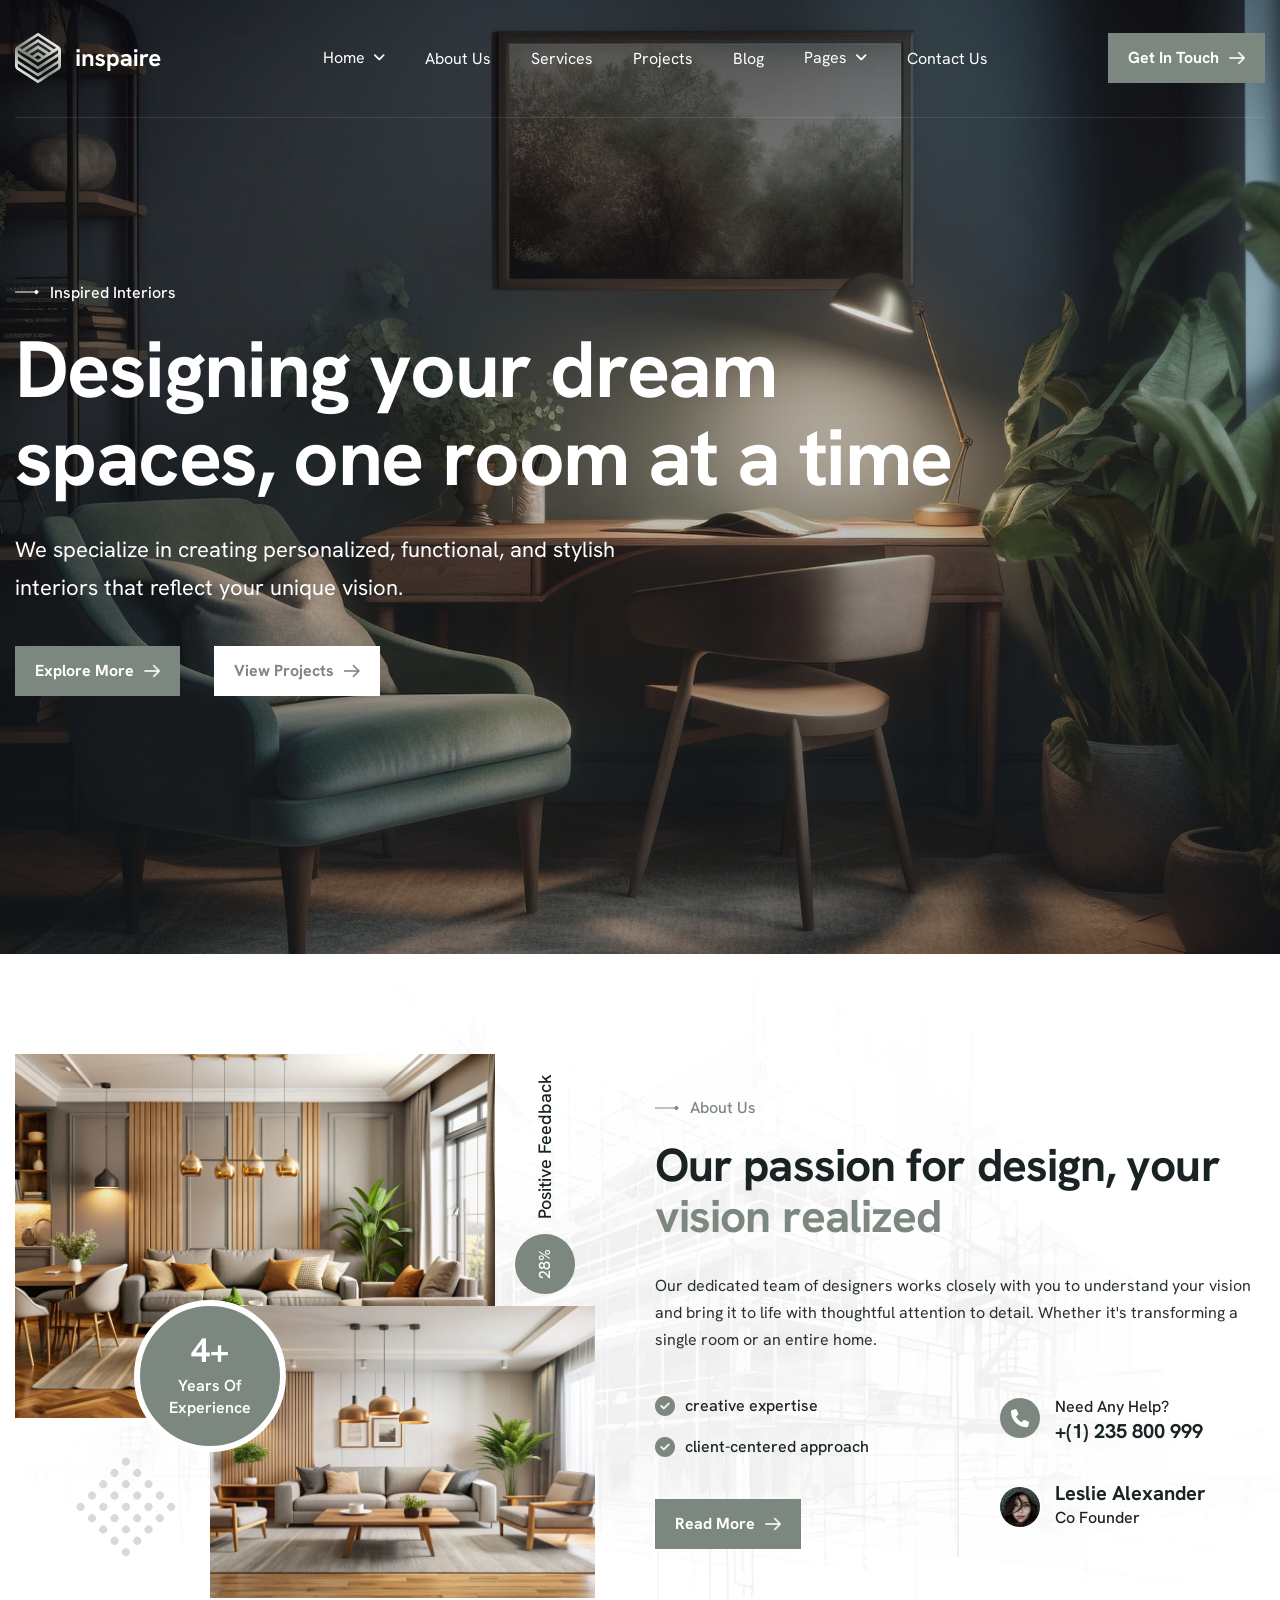
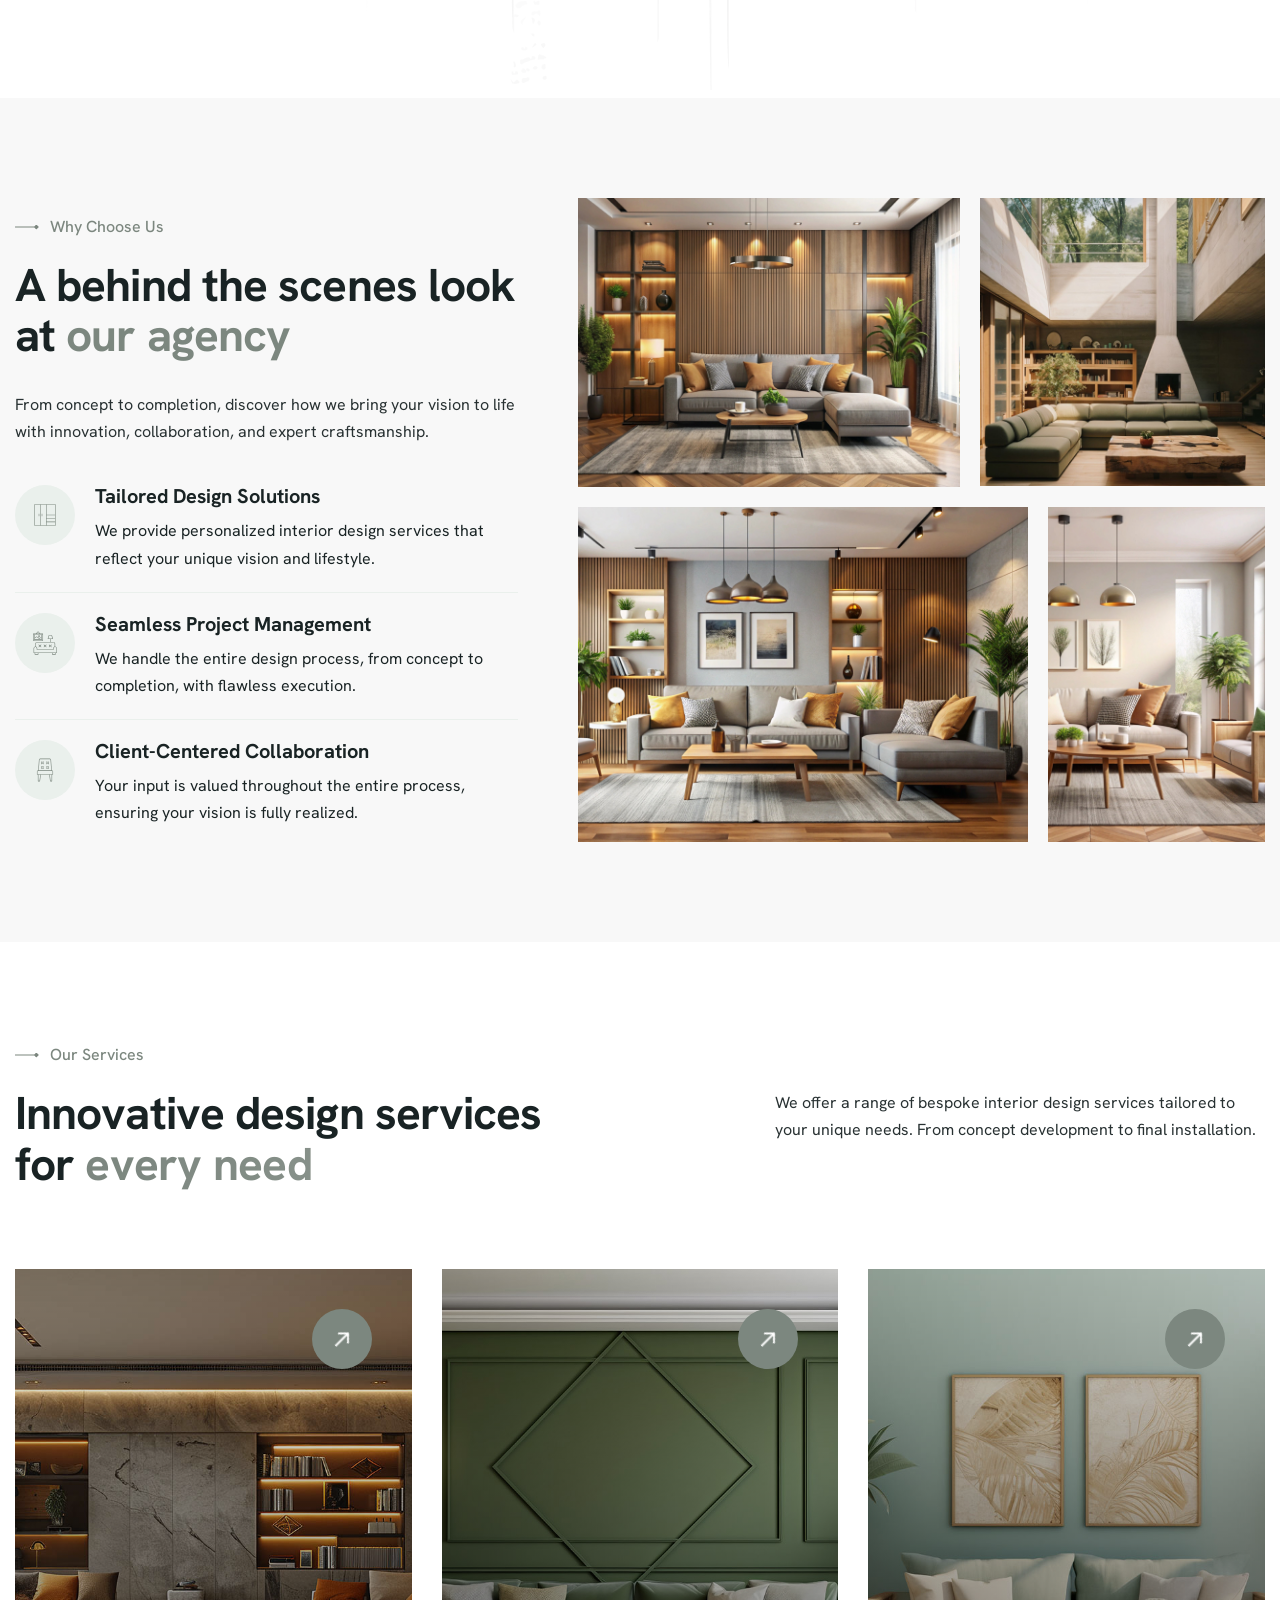
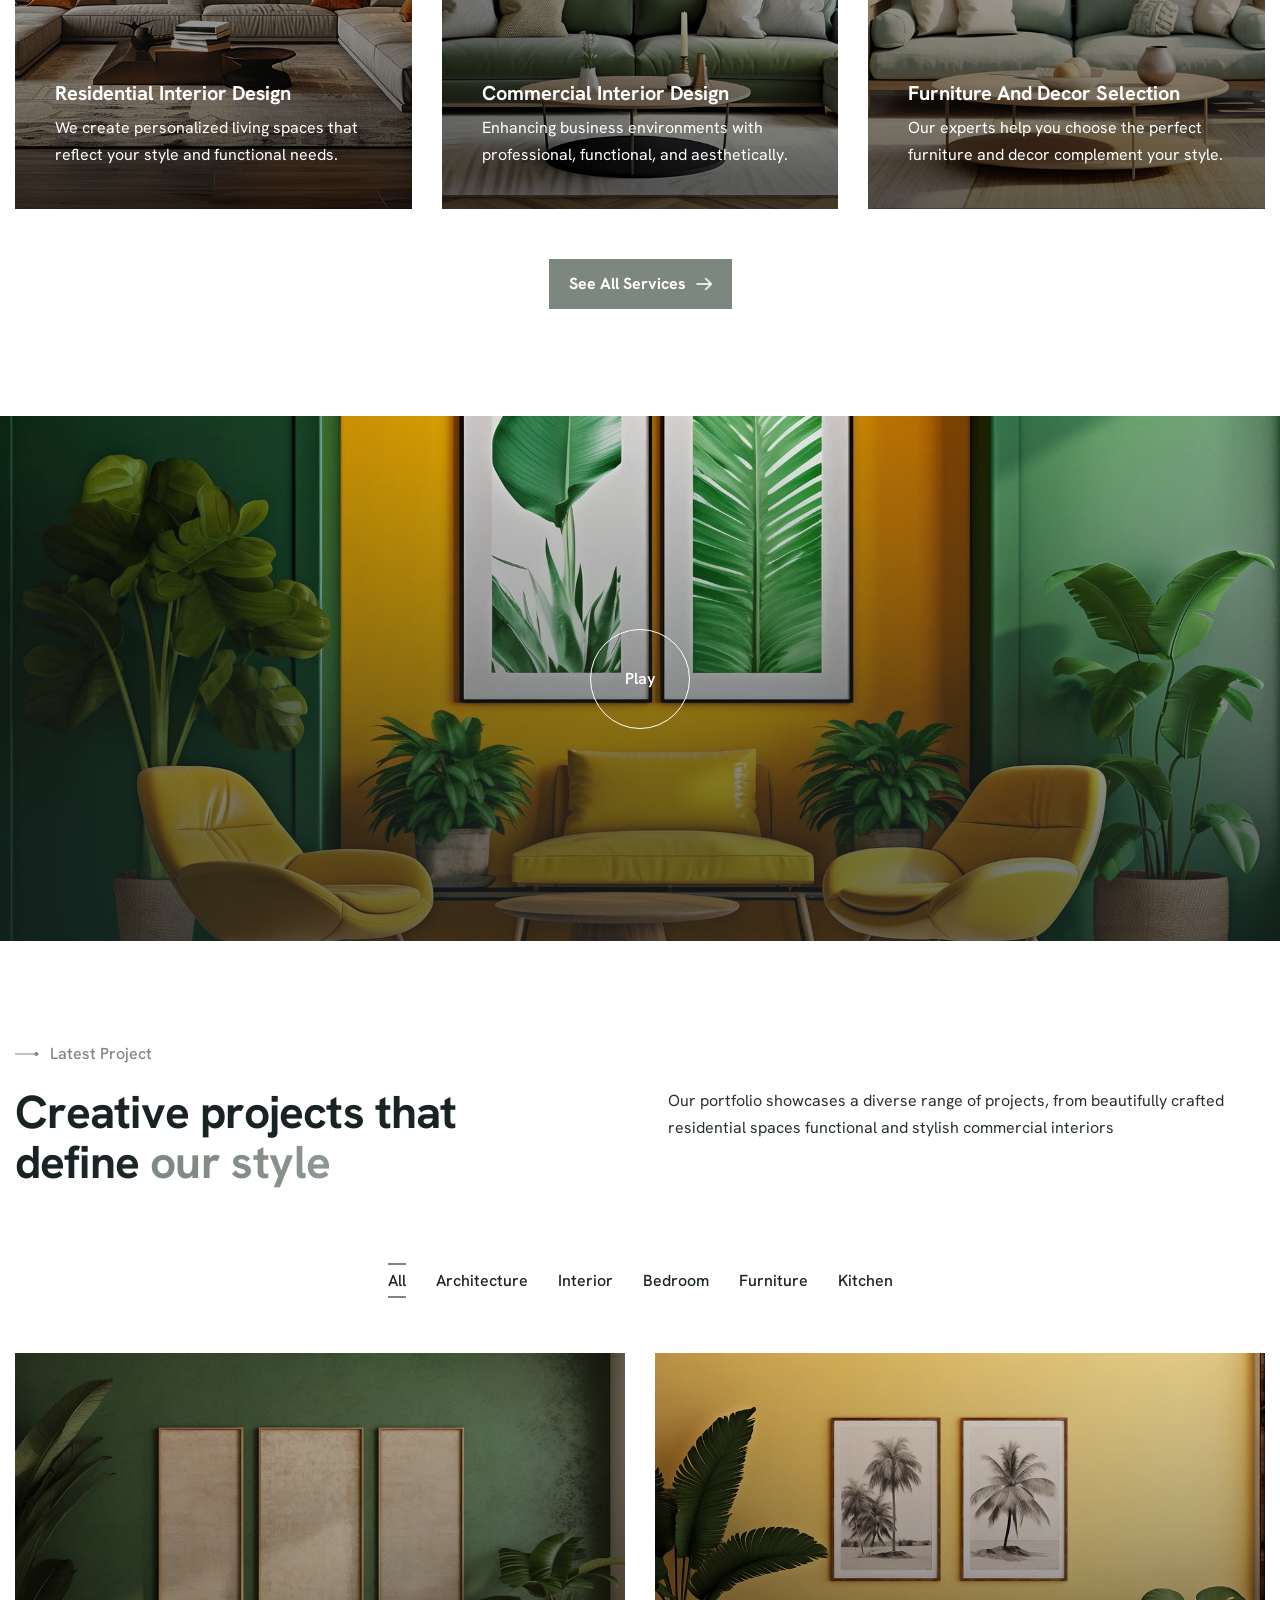
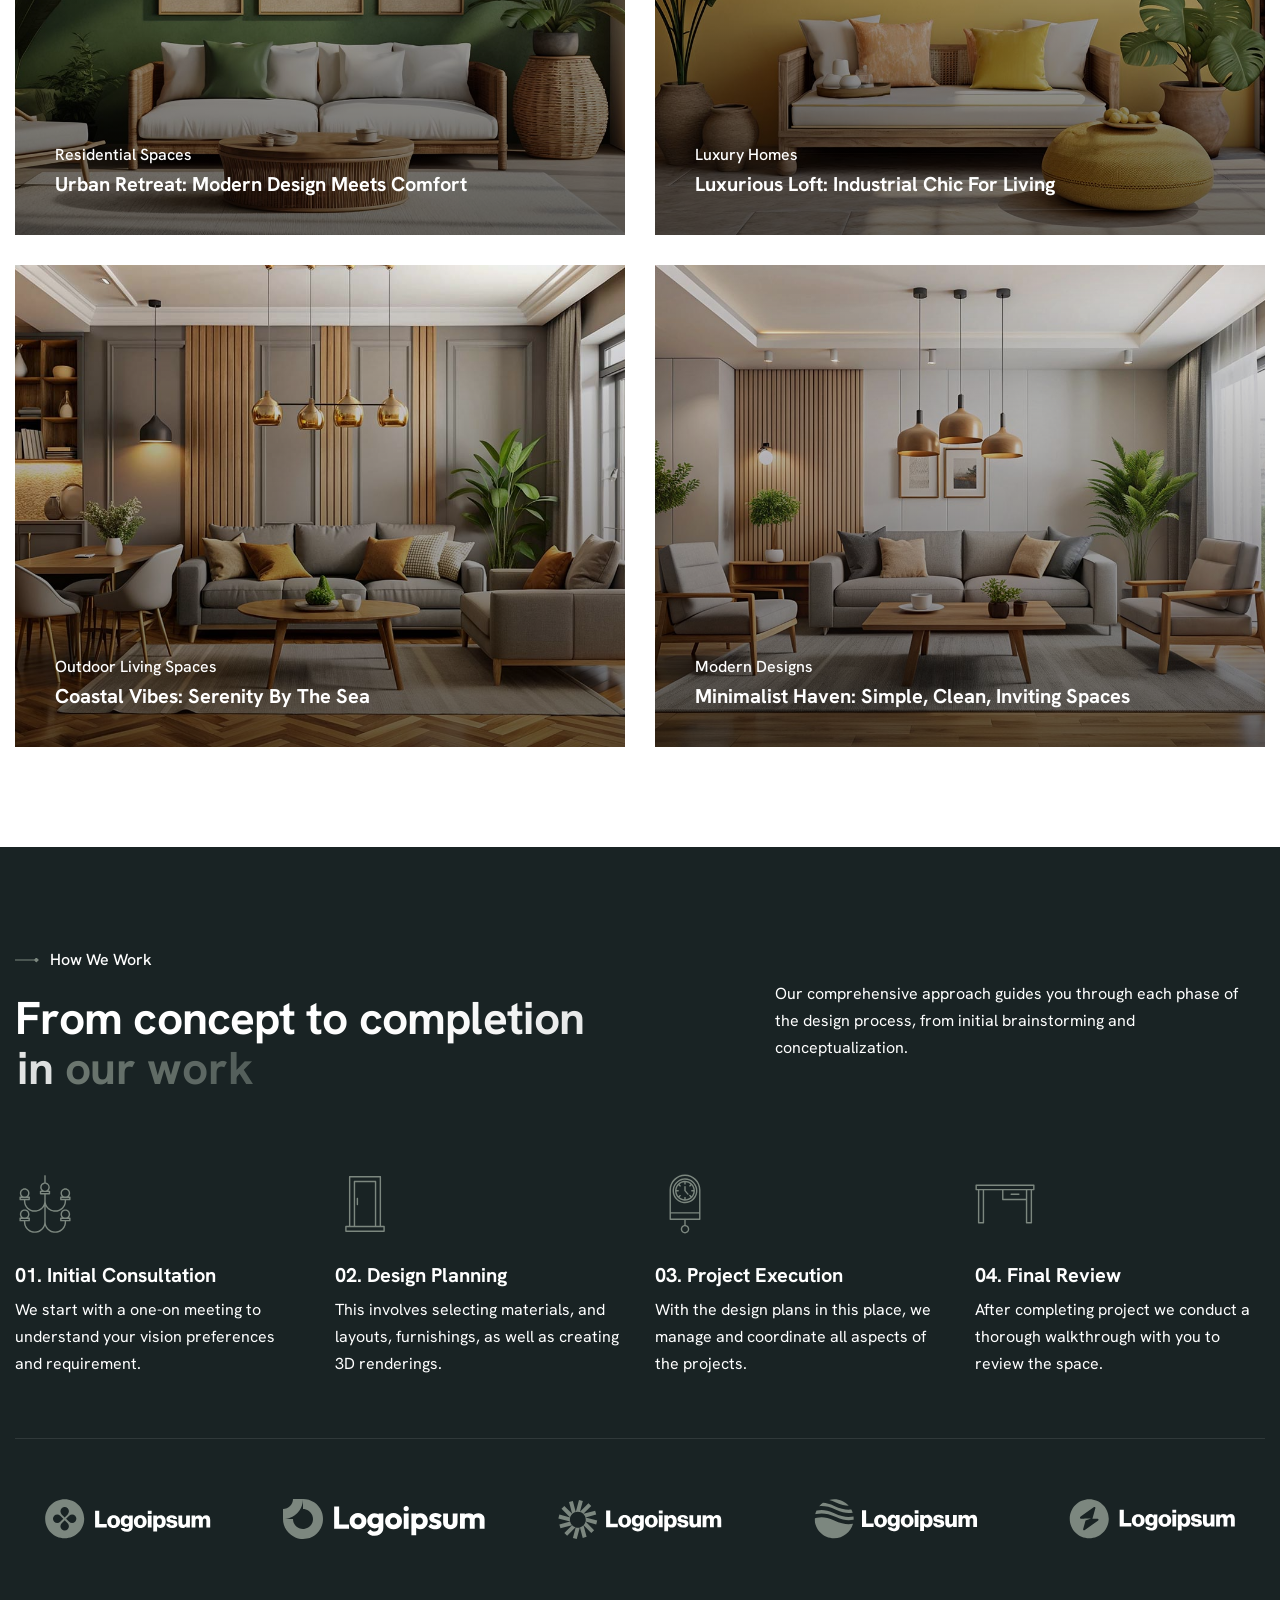
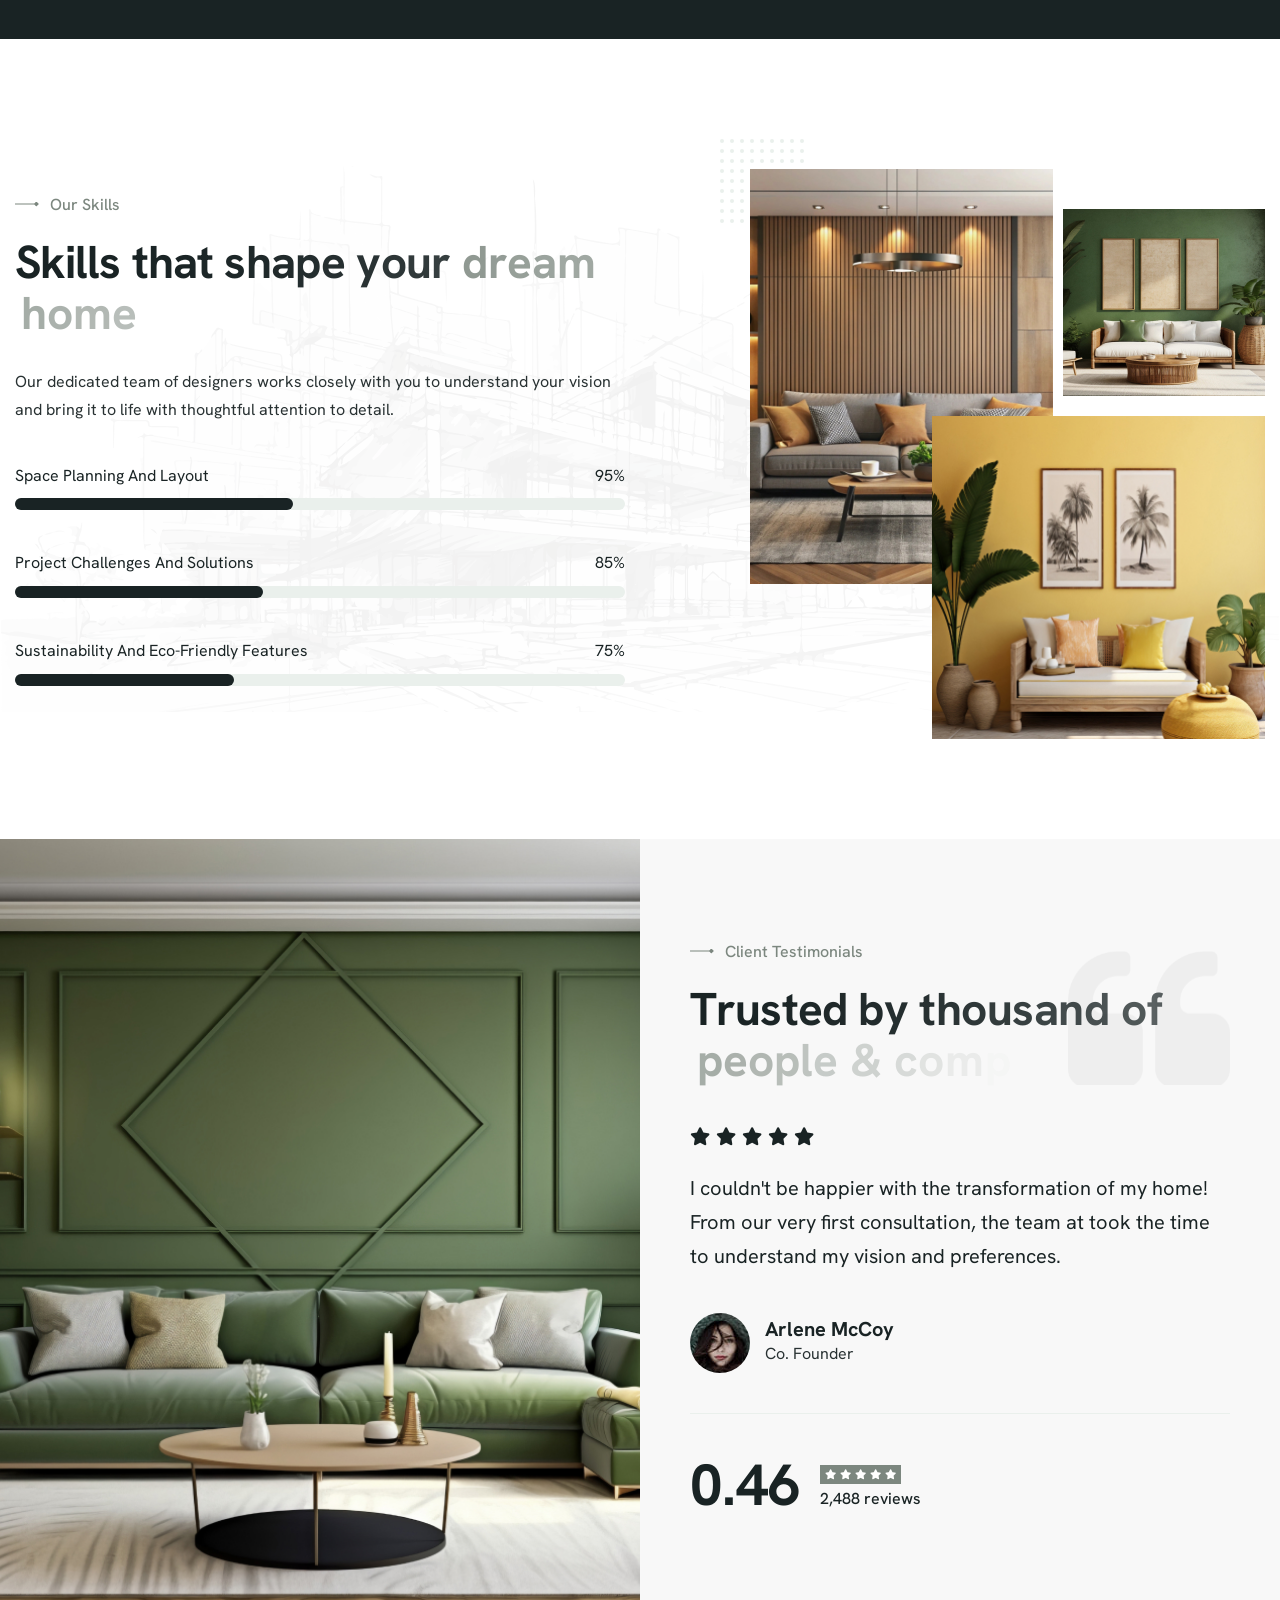
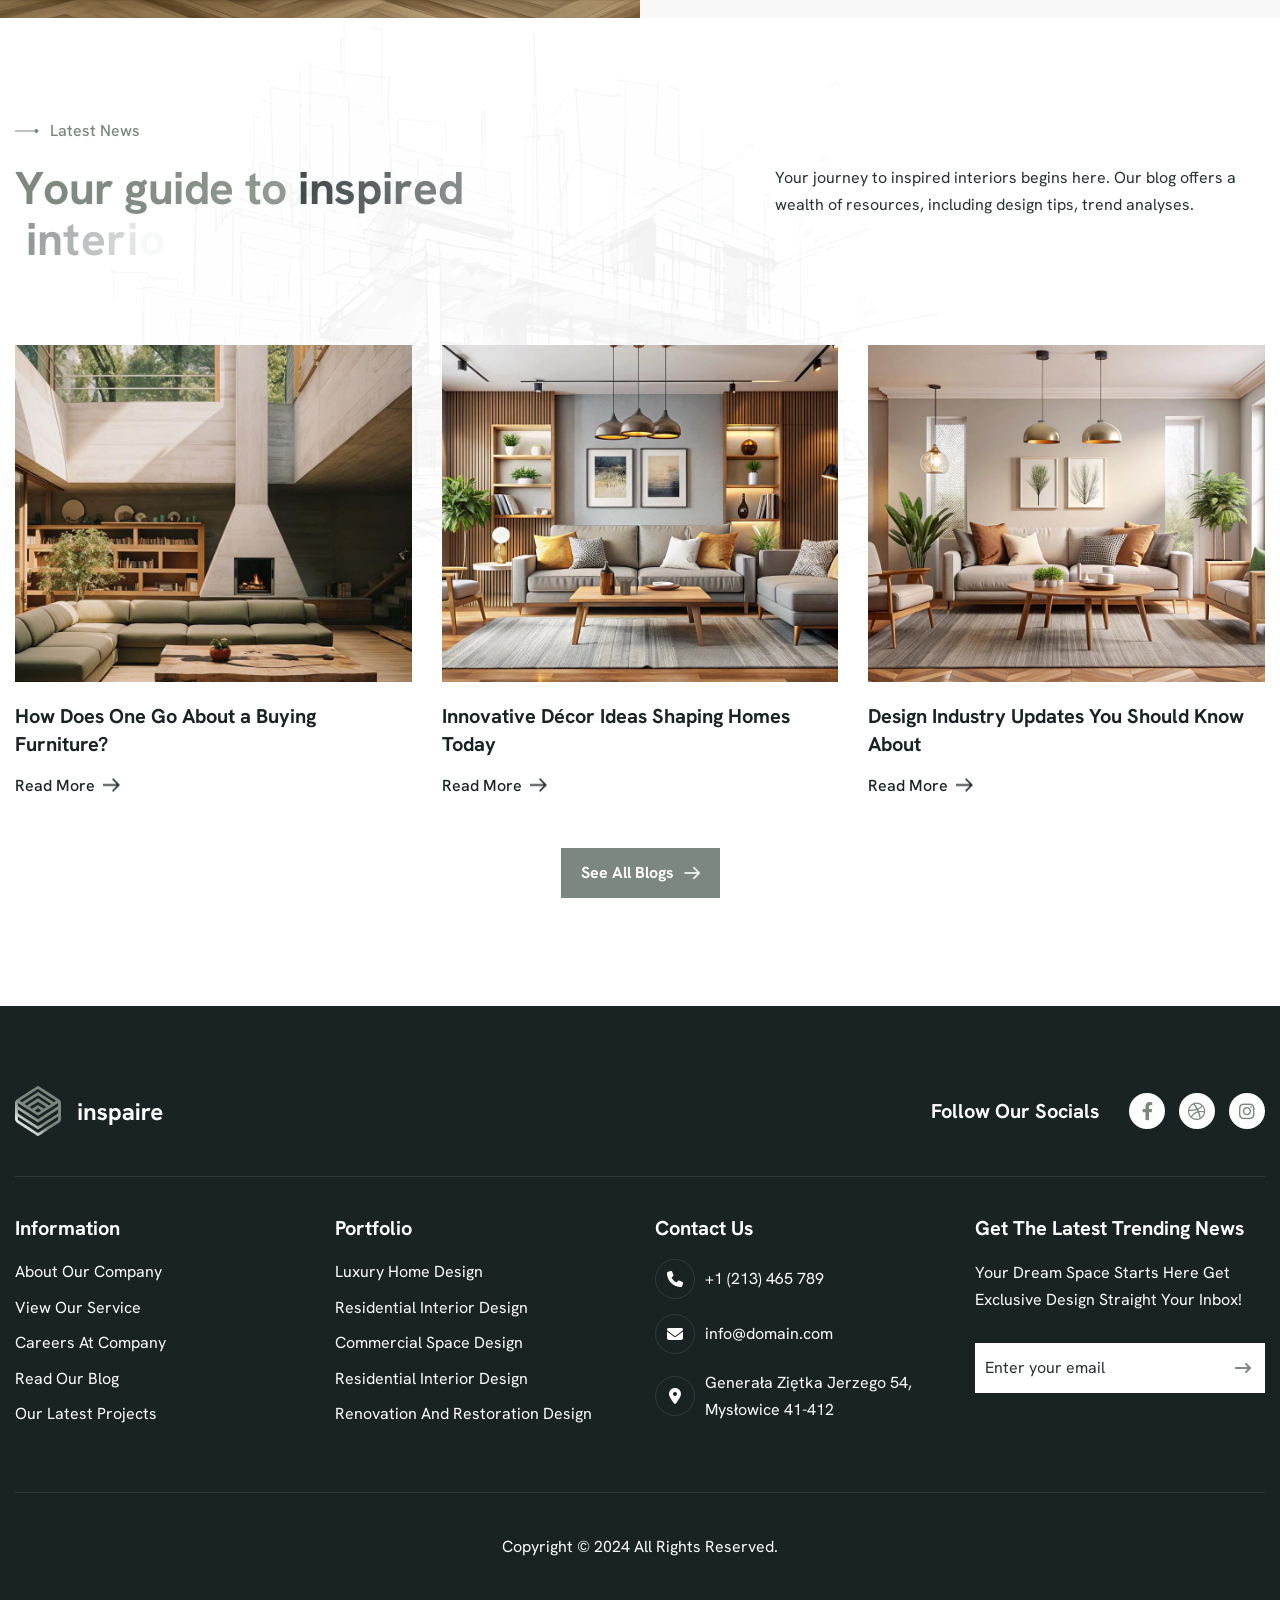
<file: index-video.html>
<!DOCTYPE html>
<html lang="zxx">

<!-- Mirrored from html.awaikenthemes.com/inspaire/index-video.html by HTTrack Website Copier/3.x [XR&CO'2014], Wed, 04 Feb 2026 04:19:56 GMT -->
<head>
	<!-- Meta -->
	<meta charset="utf-8">
	<meta http-equiv="X-UA-Compatible" content="IE=edge">
	<meta name="viewport" content="width=device-width, initial-scale=1.0, maximum-scale=1">
	<meta name="description" content="">
	<meta name="keywords" content="">
	<meta name="author" content="Awaiken">
	<!-- Page Title -->
    <title>Inspaire - Architecture and Interior Design HTML Template</title>
	<!-- Favicon Icon -->
	<link rel="shortcut icon" type="image/x-icon" href="images/favicon.png">
	<!-- Google Fonts Css-->
	<link rel="preconnect" href="https://fonts.googleapis.com/">
    <link rel="preconnect" href="https://fonts.gstatic.com/" crossorigin>
    <link href="https://fonts.googleapis.com/css2?family=Hanken+Grotesk:ital,wght@0,100..900;1,100..900&amp;display=swap" rel="stylesheet">
	<!-- Bootstrap Css -->
	<link href="css/bootstrap.min.css" rel="stylesheet" media="screen">
	<!-- SlickNav Css -->
	<link href="css/slicknav.min.css" rel="stylesheet">
	<!-- Swiper Css -->
	<link rel="stylesheet" href="css/swiper-bundle.min.css">
	<!-- Font Awesome Icon Css-->
	<link href="css/all.min.css" rel="stylesheet" media="screen">
	<!-- Animated Css -->
	<link href="css/animate.css" rel="stylesheet">
    <!-- Magnific Popup Core Css File -->
	<link rel="stylesheet" href="css/magnific-popup.css">
	<!-- Mouse Cursor Css File -->
	<link rel="stylesheet" href="css/mousecursor.css">
	<!-- Main Custom Css -->
	<link href="css/custom.css" rel="stylesheet" media="screen">
</head>
<body>

    <!-- Preloader Start -->
	<div class="preloader">
		<div class="loading-container">
			<div class="loading"></div>
			<div id="loading-icon"><img src="images/loader.svg" alt=""></div>
		</div>
	</div>
	<!-- Preloader End -->

    <!-- Header Start -->
	<header class="main-header">
		<div class="header-sticky">
			<nav class="container">
				<div class="navbar navbar-expand-lg">
					<!-- Logo Start -->
					<a class="navbar-brand" href="index.html">
						<img src="images/logo.svg" alt="Logo">
					</a>
					<!-- Logo End -->

					<!-- Main Menu Start -->
					<div class="collapse navbar-collapse main-menu">
                        <div class="nav-menu-wrapper">
                            <ul class="navbar-nav mr-auto" id="menu">
                                <li class="nav-item submenu"><a class="nav-link" href="index.html">Home</a>
                                    <ul>
                                        <li class="nav-item"><a class="nav-link" href="index-2.html">Home - Image</a></li>
                                        <li class="nav-item"><a class="nav-link" href="index-video.html">Home - Video</a></li>
                                        <li class="nav-item"><a class="nav-link" href="index-slider.html">Home - Slider</a></li>
                                    </ul>
                                </li>                                
                                <li class="nav-item"><a class="nav-link" href="about.html">About Us</a>
                                <li class="nav-item"><a class="nav-link" href="services.html">Services</a></li>
                                <li class="nav-item"><a class="nav-link" href="projects.html">Projects</a></li>
                                <li class="nav-item"><a class="nav-link" href="blog.html">Blog</a></li>
                                <li class="nav-item submenu"><a class="nav-link" href="#">Pages</a>
                                    <ul>                                        
                                        <li class="nav-item"><a class="nav-link" href="service-single.html">Service Details</a></li>
                                        <li class="nav-item"><a class="nav-link" href="project-single.html">Project Details</a></li>
                                        <li class="nav-item"><a class="nav-link" href="blog-single.html">Blog Details</a></li>
                                        <li class="nav-item"><a class="nav-link" href="image-gallery.html">Image Gallery</a></li>
                                        <li class="nav-item"><a class="nav-link" href="faqs.html">FAQs</a></li>
                                        <li class="nav-item"><a class="nav-link" href="404.html">404</a></li>
                                    </ul>
                                </li>
                                <li class="nav-item"><a class="nav-link" href="contact.html">Contact Us</a></li>                             
                            </ul>
                        </div>
                        <!-- Header Btn Start -->
                        <div class="header-btn d-inline-flex">
                            <a href="contact.html" class="btn-default">get in touch</a>
                        </div>
                        <!-- Header Btn End -->
					</div>
					<!-- Main Menu End -->
					<div class="navbar-toggle"></div>
				</div>
			</nav>
			<div class="responsive-menu"></div>
		</div>
	</header>
	<!-- Header End -->

    <!-- Hero Section Start -->
    <div class="hero hero-video">
        <!-- Video Start -->
        <div class="hero-bg-video">
            <!-- Selfhosted Video Start -->
            <!-- <video autoplay muted loop id="myVideo"><source src="images/hero-bg-video.mp4" type="video/mp4"></video> -->
            <video autoplay muted loop id="myVideo"><source src="https://demo.awaikenthemes.com/assets/videos/inspaire-video.mp4" type="video/mp4"></video>
            
            <!-- Selfhosted Video End -->

            <!-- Youtube Video Start -->
            <!-- <div id="herovideo" class="player" data-property="{videoURL:'74DWwSxsVSs',containment:'.hero-video', showControls:false, autoPlay:true, loop:true, vol:0, mute:false, startAt:0,  stopAt:296, opacity:1, addRaster:true, quality:'large', optimizeDisplay:true}"></div> -->
            <!-- Youtube Video End -->
        </div>
        <!-- Video End -->
        <div class="container">
            <div class="row align-items-center">
                <div class="col-lg-10">
                    <!-- Hero Content Start -->
                    <div class="hero-content">
                        <!-- Section Title Start -->
                        <div class="section-title">
                            <h3 class="wow fadeInUp">inspired interiors</h3>
                            <h1 class="text-anime-style-2" data-cursor="-opaque">Designing your dream spaces, one room at a time</h1>
                            <p class="wow fadeInUp" data-wow-delay="0.2s">We specialize in creating personalized, functional, and stylish interiors that reflect your unique vision.</p>
                        </div>
                        <!-- Section Title End -->

                        <!-- Hero Button Start -->
                        <div class="hero-btn wow fadeInUp" data-wow-delay="0.4s">
                            <a href="about.html" class="btn-default">explore more</a>
                            <a href="projects.html" class="btn-default btn-highlighted">view projects</a>
                        </div>
                        <!-- Hero Button End -->
                    </div>
                    <!-- Hero Content End -->
                </div>
            </div>
        </div>
    </div>
    <!-- Hero Section End -->
    
    <!-- About Us Section Start -->
    <div class="about-us">
        <div class="container">
            <div class="row align-items-center">
                <div class="col-lg-6">
                    <!-- About Us Images Start -->
                    <div class="about-us-images">
                        <!-- About Image 1 Start -->
                        <div class="about-img-1">
                            <figure class="image-anime reveal">
                                <img src="images/about-img-1.jpg" alt="">
                            </figure>
                        </div>
                        <!-- About Image 1 End -->

                        <!-- About Image 2 Start -->
                        <div class="about-img-2">
                            <figure class="image-anime reveal">
                                <img src="images/about-img-2.jpg" alt="">
                            </figure>

                            <!-- Feedback Counter Start -->
                            <div class="experience-counter">
                                <h3><span class="counter">15</span>+</h3>
                                <p>Years of experience</p>
                            </div>
                            <!-- Feedback Counter End -->
                        </div>
                        <!-- About Image 2 End -->
    
                        <!-- Feedback Counter Start -->
                        <div class="feedback-counter">
                            <p><span class="counter">95</span>%</p>
                            <h3>positive feedback</h3>
                        </div>
                        <!-- Feedback Counter End -->
                    </div>
                    <!-- About Us Images End -->
                </div>

                <div class="col-lg-6">
                    <!-- About Us Content Start -->
                    <div class="about-us-content">
                        <!-- Section Title Start -->
                        <div class="section-title">
                            <h3 class="wow fadeInUp">about us</h3>
                            <h2 class="text-anime-style-2" data-cursor="-opaque">Our passion for design, your <span>vision realized</span></h2>
                            <p class="wow fadeInUp" data-wow-delay="0.2s">Our dedicated team of designers works closely with you to understand your vision and bring it to life with thoughtful attention to detail. Whether it's transforming a single room or an entire home.</p>
                        </div>
                        <!-- Section Title End -->

                        <!-- About Us Content Body Start -->
                        <div class="about-us-content-body">
                            <!-- About Content Info Start -->
                            <div class="about-us-content-info">
                                <!-- About Us Content List Start -->
                                <div class="about-us-content-list wow fadeInUp" data-wow-delay="0.4s">
                                    <ul>
                                        <li>creative expertise</li>
                                        <li>client-centered approach</li>
                                    </ul>
                                </div>
                                <!-- About Us Content List End -->

                                <!-- About Us Content Button Start -->
                                <div class="about-us-content-btn wow fadeInUp" data-wow-delay="0.6s">
                                    <a href="about.html" class="btn-default">read more</a>
                                </div>
                                <!-- About Us Content Button End -->
                            </div>
                            <!-- About Content Info End -->

                            <!-- About Content List Start -->
                            <div class="about-us-contact-list">
                                <!-- About Contact Item Start -->
                                <div class="about-contact-item wow fadeInUp" data-wow-delay="0.4s">
                                    <div class="icon-box">
                                        <i class="fa-solid fa-phone"></i>
                                    </div>
                                    <div class="about-contact-content">
                                        <p>need any help?</p>
                                        <h3>+(1) 235 800 999</h3>
                                    </div>
                                </div>
                                <!-- About Contact Item End -->

                                <!-- About Contact Item Start -->
                                <div class="about-contact-item wow fadeInUp" data-wow-delay="0.6s">
                                    <div class="icon-box">
                                        <figure class="image-anime">
                                            <img src="images/author-1.jpg" alt="">
                                        </figure>
                                    </div>
                                    <div class="about-contact-content">
                                        <h3>leslie alexander</h3>
                                        <p>co founder</p>
                                    </div>
                                </div>
                                <!-- About Contact Item End -->
                            </div>
                            <!-- About Content Info End -->
                        </div>
                        <!-- About Us Content Body End -->
                    </div>
                    <!-- About Us Content End -->
                </div>
            </div>
        </div>
    </div>
    <!-- About Us Section End -->

    <!-- Why Choose Us Section Start -->
    <div class="why-choose-us">
        <div class="container">
            <div class="row align-items-center">
                <div class="col-lg-5">
                    <!-- Why Choose Content Start -->
                    <div class="why-choose-content">
                        <!-- Section Title Start -->
                        <div class="section-title">
                            <h3 class="wow fadeInUp">why choose us</h3>
                            <h2 class="text-anime-style-2" data-cursor="-opaque">A behind the scenes look at <span>our agency</span></h2>
                            <p class="wow fadeInUp" data-wow-delay="0.2s">From concept to completion, discover how we bring your vision to life with innovation, collaboration, and expert craftsmanship.</p>
                        </div>
                        <!-- Section Title End -->

                        <!-- Why Choose Item List Start -->
                        <div class="why-choose-item-list">
                            <!-- Why Choose Item Start -->
                            <div class="why-choose-item wow fadeInUp" data-wow-delay="0.4s">
                                <!-- Icon Box Start -->
                                <div class="icon-box">
                                    <img src="images/icon-why-choose-1.svg" alt="">
                                </div>
                                <!-- Icon Box End -->

                                <!-- Why Choose Item Content Start -->
                                <div class="why-choose-item-content">
                                    <h3>tailored design solutions</h3>
                                    <p>We provide personalized interior design services that reflect your unique vision and lifestyle.</p>
                                </div>
                                <!-- Why Choose Item Content End -->
                            </div>
                            <!-- Why Choose Item End -->
                            
                            <!-- Why Choose Item Start -->
                            <div class="why-choose-item wow fadeInUp" data-wow-delay="0.6s">
                                <!-- Icon Box Start -->
                                <div class="icon-box">
                                    <img src="images/icon-why-choose-2.svg" alt="">
                                </div>
                                <!-- Icon Box End -->

                                <!-- Why Choose Item Content Start -->
                                <div class="why-choose-item-content">
                                    <h3>Seamless Project Management</h3>
                                    <p>We handle the entire design process, from concept to completion, with flawless execution.</p>
                                </div>
                                <!-- Why Choose Item Content End -->
                            </div>
                            <!-- Why Choose Item End -->

                            <!-- Why Choose Item Start -->
                            <div class="why-choose-item wow fadeInUp" data-wow-delay="0.8s">
                                <!-- Icon Box Start -->
                                <div class="icon-box">
                                    <img src="images/icon-why-choose-3.svg" alt="">
                                </div>
                                <!-- Icon Box End -->

                                <!-- Why Choose Item Content Start -->
                                <div class="why-choose-item-content">
                                    <h3>Client-Centered Collaboration</h3>
                                    <p>Your input is valued throughout the entire process, ensuring your vision is fully realized.</p>
                                </div>
                                <!-- Why Choose Item Content End -->
                            </div>
                            <!-- Why Choose Item End -->
                        </div>
                        <!-- Why Choose Item List End -->
                    </div>
                    <!-- Why Choose Content End -->
                </div>

                <div class="col-lg-7">
                    <!-- Why Choose Images Images Start -->
                    <div class="why-choose-images">
                        <!-- Why Choose Box 1 Start -->
                        <div class="why-choose-img-box-1">
                            <!-- Why Choose img 1 Start -->
                            <div class="why-choose-img-1">
                                <figure class="image-anime reveal">
                                    <img src="images/why-choose-img-1.jpg" alt="">
                                </figure>
                            </div>
                            <!-- Why Choose img 1 End -->

                            <!-- Why Choose img 2 Start -->
                            <div class="why-choose-img-2">
                                <figure class="image-anime reveal">
                                    <img src="images/why-choose-img-2.jpg" alt="">
                                </figure>
                            </div>
                            <!-- Why Choose img 2 End -->
                        </div>
                        <!-- Why Choose Box 1 End -->

                        <!-- Why Choose Box 2 Start -->
                        <div class="why-choose-img-box-2">
                            <!-- Why Choose img 3 Start -->
                            <div class="why-choose-img-3">
                                <figure class="image-anime reveal">
                                    <img src="images/why-choose-img-3.jpg" alt="">
                                </figure>
                            </div>
                            <!-- Why Choose img 3 End -->

                            <!-- Why Choose img 4 Start -->
                            <div class="why-choose-img-4">
                                <figure class="image-anime reveal">
                                    <img src="images/why-choose-img-4.jpg" alt="">
                                </figure>
                            </div>
                            <!-- Why Choose img 4 End -->
                        </div>
                        <!-- Why Choose Box 2 End -->
                    </div>
                    <!-- Why Choose Images Images End -->
                </div>
            </div>
        </div>
    </div>
    <!-- Why Choose Us Section End -->

    <!-- Our Services Section Start -->
    <div class="our-services">
        <div class="container">
            <div class="row section-row align-items-center">
                <div class="col-lg-6">
                    <!-- Section Title Start -->
                    <div class="section-title">
                        <h3 class="wow fadeInUp">our services</h3>
                        <h2 class="text-anime-style-2" data-cursor="-opaque">Innovative design services for <span>every need</span></h2>
                    </div>
                    <!-- Section Title End -->
                </div>

                <div class="col-lg-6">
                    <!-- Section Title Content Start -->
                    <div class="section-title-content">
                        <p class="wow fadeInUp" data-wow-delay="0.2s">We offer a range of bespoke interior design services tailored to your unique needs. From concept development to final installation.</p>
                    </div>
                    <!-- Section Title Content End -->
                </div>
            </div>

            <div class="row">
                <div class="col-lg-4 col-md-6">
                    <!-- Service Item Start -->
                    <div class="service-item wow fadeInUp">
                        <!-- Service Image Start -->
                        <div class="service-image">
                            <a href="service-single.html" data-cursor-text="View">
                                <figure class="image-anime">
                                    <img src="images/service-1.jpg" alt="">
                                </figure>
                            </a>
                        </div>
                        <!-- Service Image End -->

                        <!-- Service Button Start -->
                        <div class="service-btn">
                            <a href="service-single.html"><img src="images/arrow-white.svg" alt=""></a>
                        </div>
                        <!-- Service Button End -->

                        <!-- Service Content Start -->
                        <div class="service-content">
                            <h3><a href="service-single.html">residential interior design</a></h3>
                            <p>We create personalized living spaces that reflect your style and functional needs.</p>
                        </div>
                        <!-- Service Content End -->
                    </div>
                    <!-- Service Item End -->
                </div>

                <div class="col-lg-4 col-md-6">
                    <!-- Service Item Start -->
                    <div class="service-item wow fadeInUp" data-wow-delay="0.2s">
                        <!-- Service Image Start -->
                        <div class="service-image">
                            <a href="service-single.html" data-cursor-text="View">
                                <figure class="image-anime">
                                    <img src="images/service-2.jpg" alt="">
                                </figure>
                            </a>
                        </div>
                        <!-- Service Image End -->

                        <!-- Service Button Start -->
                        <div class="service-btn">
                            <a href="service-single.html"><img src="images/arrow-white.svg" alt=""></a>
                        </div>
                        <!-- Service Button End -->

                        <!-- Service Content Start -->
                        <div class="service-content">
                            <h3><a href="service-single.html">commercial interior design</a></h3>
                            <p>Enhancing business environments with professional, functional, and aesthetically.</p>
                        </div>
                        <!-- Service Content End -->
                    </div>
                    <!-- Service Item End -->
                </div>

                <div class="col-lg-4 col-md-6">
                    <!-- Service Item Start -->
                    <div class="service-item wow fadeInUp" data-wow-delay="0.4s">
                        <!-- Service Image Start -->
                        <div class="service-image">
                            <a href="service-single.html" data-cursor-text="View">
                                <figure class="image-anime">
                                    <img src="images/service-3.jpg" alt="">
                                </figure>
                            </a>
                        </div>
                        <!-- Service Image End -->

                        <!-- Service Button Start -->
                        <div class="service-btn">
                            <a href="service-single.html"><img src="images/arrow-white.svg" alt=""></a>
                        </div>
                        <!-- Service Button End -->

                        <!-- Service Content Start -->
                        <div class="service-content">
                            <h3><a href="service-single.html">furniture and decor selection</a></h3>
                            <p>Our experts help you choose the perfect furniture and decor complement your style.</p>
                        </div>
                        <!-- Service Content End -->
                    </div>
                    <!-- Service Item End -->
                </div>

                <div class="col-lg-12">
                    <!-- All Services Button Start -->
                    <div class="all-services-btn wow fadeInUp" data-wow-delay="0.6s">
                        <a href="services.html" class="btn-default">see all services</a>
                   </div>
                   <!-- All Services Button End -->
                </div>
            </div>
        </div>
    </div>
    <!-- Our Services Section End -->

    <!-- Intro Video Section Start -->
    <div class="intro-video">
        <div class="container-fluid">
            <div class="row">
                <div class="col-lg-12">
                    <!-- Intro Video Image Start -->
                    <div class="intro-video-box">
                        <!-- Intro Image Start -->
                        <div class="intro-video-image">
                            <a href="https://www.youtube.com/watch?v=Y-x0efG1seA" class="popup-video" data-cursor-text="Play">
                                <figure class="image-anime">
                                    <img src="images/intro-video-bg.jpg" alt="">
                                </figure>
                            </a>                            
                        </div>
                        <!-- Intro Image End -->

                        <!-- Video Play Button Start -->
                        <div class="video-play-button">
                            <a href="https://www.youtube.com/watch?v=Y-x0efG1seA" class="popup-video" data-cursor-text="Play">play</a>
                        </div>
                        <!-- Video Play Button End -->
                    </div>
                    <!-- Intro Video Btn End -->
                </div>
            </div>
        </div>
    </div>
    <!-- Intro Video Section End -->

    <!-- Our Project Start -->
    <div class="our-project">
        <div class="container">
            <div class="row section-row align-items-center">
                <div class="col-lg-5">
                    <!-- Section Title Start -->
                    <div class="section-title">
                        <h3 class="wow fadeInUp">latest project</h3>
                        <h2 class="text-anime-style-2" data-cursor="-opaque">Creative projects that define<span> our style</span></h2>
                    </div>
                    <!-- Section Title End -->
                </div>

                <div class="col-lg-7">
                    <!-- Section Title Content Start -->
                    <div class="section-title-content">
                        <p class="wow fadeInUp" data-wow-delay="0.2s">Our portfolio showcases a diverse range of projects, from beautifully crafted residential spaces functional and stylish commercial interiors</p>
                    </div>
                    <!-- Section Title Content End -->
                </div>
            </div>

            <div class="row">
                <div class="col-lg-12">
                    <!-- Our Project Nav start -->
                    <div class="our-Project-nav wow fadeInUp" data-wow-delay="0.4s">
                        <ul>
                            <li><a href="#" class="active-btn" data-filter="*">all</a></li>
                            <li><a href="#" data-filter=".architecture">architecture</a></li>
                            <li><a href="#" data-filter=".interior">interior</a></li>
                            <li><a href="#" data-filter=".bedroom">bedroom</a></li>
                            <li><a href="#" data-filter=".furniture">furniture</a></li>
                            <li><a href="#" data-filter=".kitchen">kitchen</a></li>
                        </ul>
                    </div>
                    <!-- Our Project Nav End -->
                </div>
    
                <div class="col-lg-12">
                    <!-- Project Item Boxes start -->
                    <div class="row project-item-boxes align-items-center">
                        <div class="col-md-6 project-item-box architecture bedroom">
                            <!-- Project Item Start -->
                            <div class="project-item wow fadeInUp">
                                <div class="project-image">
                                    <div class="project-featured-image">
                                        <figure class="image-anime">
                                            <img src="images/project-1.jpg" alt="">
                                        </figure>
                                    </div>
                                
                                    <div class="project-btn">
                                        <a href="project-single.html"><img src="images/arrow-white.svg" alt=""></a>
                                    </div>
                                </div>     
    
                                <div class="project-content">
                                    <h3>residential spaces</h3>
                                    <h2><a href="project-single.html">urban retreat: modern design meets comfort</a></h2>
                                </div>
                            </div>
                            <!-- Project Item End -->
                        </div>
    
                        <div class="col-md-6 project-item-box interior kitchen">
                            <!-- Project Item Start -->
                            <div class="project-item wow fadeInUp" data-wow-delay="0.2s">
                                <div class="project-image">
                                    <div class="project-featured-image">
                                        <figure class="image-anime">
                                            <img src="images/project-2.jpg" alt="">
                                        </figure>
                                    </div>
                                
                                    <div class="project-btn">
                                        <a href="project-single.html"><img src="images/arrow-white.svg" alt=""></a>
                                    </div>
                                </div>     
    
                                <div class="project-content">
                                    <h3>luxury homes</h3>
                                    <h2><a href="project-single.html">luxurious loft: industrial chic for living</a></h2>
                                </div>
                            </div>
                            <!-- Project Item End -->
                        </div>
    
                        <div class="col-md-6 project-item-box furniture architecture">
                            <!-- Project Item Start -->
                            <div class="project-item wow fadeInUp" data-wow-delay="0.4s">
                                <div class="project-image">
                                    <div class="project-featured-image">
                                        <figure class="image-anime">
                                            <img src="images/project-3.jpg" alt="">
                                        </figure>
                                    </div>
                                
                                    <div class="project-btn">
                                        <a href="project-single.html"><img src="images/arrow-white.svg" alt=""></a>
                                    </div>
                                </div>     
    
                                <div class="project-content">
                                    <h3>outdoor living spaces</h3>
                                    <h2><a href="project-single.html">coastal vibes: serenity by the sea</a></h2>
                                </div>
                            </div>
                            <!-- Project Item End -->
                        </div>
    
                        <div class="col-md-6 project-item-box kitchen bedroom">
                            <!-- Project Item Start -->
                            <div class="project-item wow fadeInUp" data-wow-delay="0.6s">
                                <div class="project-image">
                                    <div class="project-featured-image">
                                        <figure class="image-anime">
                                            <img src="images/project-4.jpg" alt="">
                                        </figure>
                                    </div>
                                
                                    <div class="project-btn">
                                        <a href="project-single.html"><img src="images/arrow-white.svg" alt=""></a>
                                    </div>
                                </div>     
    
                                <div class="project-content">
                                    <h3>modern designs</h3>
                                    <h2><a href="project-single.html">minimalist haven: simple, clean, inviting spaces</a></h2>
                                </div>
                            </div>
                            <!-- Project Item End -->
                        </div>
                    </div>
                    <!-- Project Item Boxes End -->
                </div>
            </div>
        </div>
     </div>
    <!-- Our Project End -->

    <!-- How We Work Start -->
    <div class="how-we-work">
        <div class="container">
            <div class="row section-row align-items-center">
                <div class="col-lg-6">
                    <!-- Section Title Start -->
                    <div class="section-title dark-section">
                        <h3 class="wow fadeInUp">how we work</h3>
                        <h2 class="text-anime-style-2" data-cursor="-opaque">From concept to completion in<span> our work</span></h2>
                    </div>
                    <!-- Section Title End -->
                </div>

                <div class="col-lg-6">
                    <!-- Section Title Content Start -->
                    <div class="section-title-content dark-section">
                        <p class="wow fadeInUp" data-wow-delay="0.2s">Our comprehensive approach guides you through each phase of the design process, from initial brainstorming and conceptualization.</p>
                    </div>
                    <!-- Section Title Content End -->
                </div>
            </div>

            <div class="row">
                <div class="col-lg-12">
                    <!-- How We Work List Start -->
                    <div class="how-we-work-list">
                        <!-- How We Item Start -->
                        <div class="how-we-work-item wow fadeInUp">
                            <div class="icon-box">
                                <img src="images/icon-how-we-work-1.svg" alt="">
                            </div>
                            <div class="how-we-work-content">
                                <h3>01. initial consultation</h3>
                                <p>We start with a one-on meeting to understand your vision preferences and requirement.</p>
                            </div>
                        </div>
                        <!-- How We Item End -->

                        <!-- How We Item Start -->
                        <div class="how-we-work-item wow fadeInUp" data-wow-delay="0.2s">
                            <div class="icon-box">
                                <img src="images/icon-how-we-work-2.svg" alt="">
                            </div>
                            <div class="how-we-work-content">
                                <h3>02. design planning</h3>
                                <p>This involves selecting materials, and layouts, furnishings, as well as creating 3D renderings.</p>
                            </div>
                        </div>
                        <!-- How We Item End -->

                        <!-- How We Item Start -->
                        <div class="how-we-work-item wow fadeInUp" data-wow-delay="0.4s">
                            <div class="icon-box">
                                <img src="images/icon-how-we-work-3.svg" alt="">
                            </div>
                            <div class="how-we-work-content">
                                <h3>03. project execution</h3>
                                <p>With the design plans in this place, we manage and coordinate all aspects of the projects.</p>
                            </div>
                        </div>
                        <!-- How We Item End -->

                        <!-- How We Item Start -->
                        <div class="how-we-work-item wow fadeInUp" data-wow-delay="0.6s">
                            <div class="icon-box">
                                <img src="images/icon-how-we-work-4.svg" alt="">
                            </div>
                            <div class="how-we-work-content">
                                <h3>04. final review</h3>
                                <p>After completing project we conduct a thorough walkthrough with you to review the space.</p>
                            </div>
                        </div>
                        <!-- How We Item End -->
                    </div>
                    <!-- How We Work List End -->

                    <!-- How Work Company Slider Start -->
                    <div class="how-work-company-slider">
                        <div class="swiper">
                            <div class="swiper-wrapper">
                                <!-- Company Support Logo Start -->
                                <div class="swiper-slide">
                                    <div class="company-logo">
                                        <img src="images/company-logo-1.svg" alt="">
                                    </div>
                                </div>
                                <!-- Company Support Logo End -->

                                <!-- Company Support Logo Start -->
                                <div class="swiper-slide">
                                    <div class="company-logo">
                                        <img src="images/company-logo-2.svg" alt="">
                                    </div>
                                </div>
                                <!-- Company Support Logo End -->

                                <!-- Company Support Logo Start -->
                                <div class="swiper-slide">
                                    <div class="company-logo">
                                        <img src="images/company-logo-3.svg" alt="">
                                    </div>
                                </div>
                                <!-- Company Support Logo End -->
                                
                                <!-- Company Support Logo Start -->
                                <div class="swiper-slide">
                                    <div class="company-logo">
                                        <img src="images/company-logo-4.svg" alt="">
                                    </div>
                                </div>
                                <!-- Company Support Logo End -->
                                
                                <!-- Company Support Logo Start -->
                                <div class="swiper-slide">
                                    <div class="company-logo">
                                        <img src="images/company-logo-5.svg" alt="">
                                    </div>
                                </div>
                                <!-- Company Support Logo End -->
                                
                                <!-- Company Support Logo Start -->
                                <div class="swiper-slide">
                                    <div class="company-logo">
                                        <img src="images/company-logo-1.svg" alt="">
                                    </div>
                                </div>
                                <!-- Company Support Logo End -->
                            </div>
                        </div>
                    </div>
                    <!-- How Work Company Slider End -->
                </div>
            </div>
        </div>
    </div>
    <!-- How We Work End -->

    <!-- Our Skill Start -->
    <div class="our-skill">
        <div class="container">
            <div class="row align-items-center">
                <div class="col-lg-6">
                    <!-- Our Skill Content Start -->
                    <div class="our-skill-content">
                        <!-- Section Title Start -->
                        <div class="section-title">
                            <h3 class="wow fadeInUp">our skills</h3>
                            <h2 class="text-anime-style-2" data-cursor="-opaque">Skills that shape your<span> dream home</span></h2>
                            <p class="wow fadeInUp" data-wow-delay="0.2s">Our dedicated team of designers works closely with you to understand your vision and bring it to life with thoughtful attention to detail.</p>
                        </div>
                        <!-- Section Title End -->

                        <!-- About SkillBar Start -->
                        <div class="our-skillbar">
                            <!-- Skills Progress Bar Start -->
                            <div class="skills-progress-bar">
                                <!-- Skill Item Start -->
                                <div class="skillbar" data-percent="95%">
                                    <div class="skill-data">
                                        <div class="skill-title">space planning and layout</div>
                                        <div class="skill-no">95%</div>
                                    </div>
                                    <div class="skill-progress">
                                        <div class="count-bar"></div>
                                    </div>
                                </div>
                                <!-- Skill Item End -->
                            </div>
                            <!-- Skills Progress Bar End -->
                        
                            <!-- Skills Progress Bar Start -->
                            <div class="skills-progress-bar">
                                <!-- Skill Item Start -->
                                <div class="skillbar" data-percent="85%">
                                    <div class="skill-data">
                                        <div class="skill-title">project challenges and solutions</div>
                                        <div class="skill-no">85%</div>
                                    </div>
                                    <div class="skill-progress">
                                        <div class="count-bar"></div>
                                    </div>
                                </div>
                                <!-- Skill Item End -->
                            </div>
                            <!-- Skills Progress Bar End -->
                            
                            <!-- Skills Progress Bar Start -->
                            <div class="skills-progress-bar">
                                <!-- Skill Item Start -->
                                <div class="skillbar" data-percent="75%">
                                    <div class="skill-data">
                                        <div class="skill-title">sustainability and eco-friendly features</div>
                                        <div class="skill-no">75%</div>
                                    </div>
                                    <div class="skill-progress">
                                        <div class="count-bar"></div>
                                    </div>
                                </div>
                                <!-- Skill Item End -->
                            </div>
                            <!-- Skills Progress Bar End -->
                        </div>
                        <!-- About SkillBar End -->
                    </div>
                    <!-- Our Skill Content End -->
                </div>

                <div class="col-lg-6">
                    <!-- Our Skill Image Start -->
                    <div class="our-skill-image">
                        <div class="our-skill-img-1">
                            <figure class="image-anime reveal">
                                <img src="images/our-skill-img-1.jpg" alt="">
                            </figure>
                        </div>

                        <div class="our-skill-img-2">
                            <figure class="image-anime reveal">
                                <img src="images/our-skill-img-2.jpg" alt="">
                            </figure>
                        </div>

                        <div class="our-skill-img-3">
                            <figure class="image-anime reveal">
                                <img src="images/our-skill-img-3.jpg" alt="">
                            </figure>
                        </div>
                    </div>
                    <!-- Our Skill Image End -->
                </div>
            </div>
        </div>
    </div>
    <!-- Our Skill End -->

    <!-- Our Testimonial Start -->
    <div class="our-testimonials">
        <div class="container-fluid">
            <div class="row no-gutters">
                <div class="col-lg-6">
                    <!-- Our Testimonial Image Start -->
                    <div class="our-testimonials-image">
                        <figure class="image-anime">
                            <img src="images/testimonial-img.jpg" alt="">
                        </figure>
                    </div>
                    <!-- Our Testimonial Image End -->
                </div>

                <div class="col-lg-6">
                    <!-- Our Testimonial Content Start -->
                    <div class="our-testimonial-content">
                        <!-- Section Title Start -->
                        <div class="section-title">
                            <h3 class="wow fadeInUp">client testimonials</h3>
                            <h2 class="text-anime-style-2" data-cursor="-opaque">Trusted by thousand of <span>people & companies.</span></h2>
                        </div>
                        <!-- Section Title End -->

                        <!-- Testimonial Slider Start -->
                        <div class="testimonial-slider">
                            <div class="swiper">
                                <div class="swiper-wrapper" data-cursor-text="Drag">
                                    <!-- Testimonial Slide Start -->
                                    <div class="swiper-slide">
                                        <div class="testimonial-item">	
                                            <div class="testimonial-rating">
                                                <i class="fa-solid fa-star"></i>
                                                <i class="fa-solid fa-star"></i>
                                                <i class="fa-solid fa-star"></i>
                                                <i class="fa-solid fa-star"></i>
                                                <i class="fa-solid fa-star"></i>
                                            </div>                                        
                                            <div class="testimonial-body">
                                                <div class="testimonial-content">
                                                    <p>I couldn't be happier with the transformation of my home! From our very first consultation, the team at took the time to understand my vision and preferences.</p>
                                                </div>
                                            </div>
                                            <div class="testimonial-body">
                                                <div class="author-image">
                                                    <figure class="image-anime">
                                                        <img src="images/author-1.jpg" alt="">
                                                    </figure>
                                                </div>            
                                                <div class="author-content">
                                                    <h3>arlene mcCoy</h3>
                                                    <p>co. founder</p>
                                                </div>
                                            </div>
                                        </div>
                                    </div>
                                    <!-- Testimonial Slide End -->

                                    <!-- Testimonial Slide Start -->
                                    <div class="swiper-slide">
                                        <div class="testimonial-item">	
                                            <div class="testimonial-rating">
                                                <i class="fa-solid fa-star"></i>
                                                <i class="fa-solid fa-star"></i>
                                                <i class="fa-solid fa-star"></i>
                                                <i class="fa-solid fa-star"></i>
                                                <i class="fa-solid fa-star"></i>
                                            </div>                                        
                                            <div class="testimonial-content">
                                                <p>I couldn't be happier with the transformation of my home! From our very first consultation, the team at took the time to understand my vision and preferences.</p>
                                            </div>
                                            <div class="testimonial-body">
                                                <div class="author-image">
                                                    <figure class="image-anime">
                                                        <img src="images/author-1.jpg" alt="">
                                                    </figure>
                                                </div>            
                                                <div class="author-content">
                                                    <h3>arlene mcCoy</h3>
                                                    <p>co founder</p>
                                                </div>
                                            </div>
                                        </div>
                                    </div>
                                    <!-- Testimonial Slide End -->
                                </div>
                            </div>
                        </div>
                        <!-- Testimonial Slider End -->

                        <!-- Testimonial Rating Counter Start -->
                        <div class="testimonial-rating-counter">
                            <div class="rating-counter">
                                <h2><span class="counter">4.82</span></h2>
                            </div>
                            <div class="testimonial-rating-content">
                                <div class="testimonial-client-rating">
                                    <i class="fa-solid fa-star"></i>
                                    <i class="fa-solid fa-star"></i>
                                    <i class="fa-solid fa-star"></i>
                                    <i class="fa-solid fa-star"></i>
                                    <i class="fa-solid fa-star"></i>
                                </div>
                                <p>2,488 reviews</p>
                            </div>
                        </div>
                        <!-- Testimonial Rating Counter End -->
                    </div>
                    <!-- Our Testimonial Content End -->
                </div>
            </div>
        </div>
    </div>
    <!-- Our Testimonial End -->

    <!-- Our Blog Section Start -->
    <div class="our-blog">
        <div class="container">
            <div class="row section-row align-items-center">
                <div class="col-lg-6">
                    <!-- Section Title Start -->
                    <div class="section-title">
                        <h3 class="wow fadeInUp">latest news</h3>
                        <h2 class="text-anime-style-2" data-cursor="-opaque"><span>Your guide to</span> inspired interiors</h2>
                    </div>
                    <!-- Section Title End -->
                </div>

                <div class="col-lg-6">
                    <!-- Section Title Content Start -->
                    <div class="section-title-content">
                        <p class="wow fadeInUp" data-wow-delay="0.2s">Your journey to inspired interiors begins here. Our blog offers a wealth of resources, including design tips, trend analyses.</p>
                    </div>
                    <!-- Section Title Content End -->
                </div>
            </div>

            <div class="row">
                <div class="col-lg-4 col-md-6">
                    <!-- Post Item Start -->
                    <div class="post-item wow fadeInUp">
                        <!-- Post Featured Image Start-->
                        <div class="post-featured-image">
                            <figure>
                                <a href="blog-single.html" class="image-anime" data-cursor-text="View">
                                    <img src="images/post-1.jpg" alt="">
                                </a>
                            </figure>
                        </div>
                        <!-- Post Featured Image End -->

                        <!-- Post Item Body Start -->
                        <div class="post-item-body">
                            <!-- Post Item Content Start -->
                            <div class="post-item-content">
                                <h3><a href="blog-single.html">How Does One Go About a Buying Furniture?</a></h3>
                            </div>
                            <!-- Post Item Content End -->

                            <!-- Blog Item Button Start -->
                            <div class="post-item-btn">
                                <a href="blog-single.html" class="post-btn">read more</a>
                            </div>
                            <!-- Blog Item Button End -->
                        </div>
                        <!-- Post Item Body End -->
                    </div>
                    <!-- Post Item End -->
                </div>

                <div class="col-lg-4 col-md-6">
                    <!-- Post Item Start -->
                    <div class="post-item wow fadeInUp" data-wow-delay="0.2s">
                        <!-- Post Featured Image Start-->
                        <div class="post-featured-image">
                            <figure>
                                <a href="blog-single.html" class="image-anime" data-cursor-text="View">
                                    <img src="images/post-2.jpg" alt="">
                                </a>
                            </figure>
                        </div>
                        <!-- Post Featured Image End -->

                        <!-- Post Item Body Start -->
                        <div class="post-item-body">
                            <!-- Post Item Content Start -->
                            <div class="post-item-content">
                                <h3><a href="blog-single.html">Innovative Décor Ideas Shaping Homes Today</a></h3>
                            </div>
                            <!-- Post Item Content End -->

                            <!-- Blog Item Button Start -->
                            <div class="post-item-btn">
                                <a href="blog-single.html" class="post-btn">read more</a>
                            </div>
                            <!-- Blog Item Button End -->
                        </div>
                        <!-- Post Item Body End -->
                    </div>
                    <!-- Post Item End -->
                </div>

                <div class="col-lg-4 col-md-6">
                    <!-- Post Item Start -->
                    <div class="post-item wow fadeInUp" data-wow-delay="0.4s">
                        <!-- Post Featured Image Start-->
                        <div class="post-featured-image">
                            <figure>
                                <a href="blog-single.html" class="image-anime" data-cursor-text="View">
                                    <img src="images/post-3.jpg" alt="">
                                </a>
                            </figure>
                        </div>
                        <!-- Post Featured Image End -->

                        <!-- Post Item Body Start -->
                        <div class="post-item-body">
                            <!-- Post Item Content Start -->
                            <div class="post-item-content">
                                <h3><a href="blog-single.html">Design Industry Updates You Should Know About</a></h3>
                            </div>
                            <!-- Post Item Content End -->

                            <!-- Blog Item Button Start -->
                            <div class="post-item-btn">
                                <a href="blog-single.html" class="post-btn">read more</a>
                            </div>
                            <!-- Blog Item Button End -->
                        </div>
                        <!-- Post Item Body End -->
                    </div>
                    <!-- Post Item End -->
                </div>

                <div class="col-lg-12">
                    <!-- Our Blog Footer Start -->
                    <div class="our-blog-footer wow fadeInUp" data-wow-delay="0.6s">
                        <a href="blog.html" class="btn-default">See All Blogs</a>
                    </div>
                    <!-- Our Blog Footer End -->
                </div>
            </div>
        </div>
    </div>
    <!-- Our Blog Section End -->

    <!-- Footer Start -->
    <footer class="main-footer">
        <div class="container">
            <div class="row">
                <div class="col-lg-12">
                    <!-- Footer Header Start -->
                    <div class="footer-header">
                        <div class="row align-items-center">  
                            <div class="col-md-6">
                                <!-- Footer Logo Start -->
                                <div class="footer-logo">
                                    <img src="images/footer-logo.svg" alt="">
                                </div>
                                <!-- Footer Logo End -->
                            </div>

                            <div class="col-md-6">
                                <!-- Footer Social Link Start -->
                                <div class="footer-social-links">
                                    <div class="footer-social-link-title">
                                        <h3>follow our socials</h3>
                                    </div>
                                    <ul>
                                        <li><a href="#"><i class="fa-brands fa-facebook-f"></i></a></li>
                                        <li><a href="#"><i class="fa-brands fa-dribbble"></i></a></li>
                                        <li><a href="#"><i class="fa-brands fa-instagram"></i></a></li>
                                    </ul>
                                </div>
                                <!-- Footer Social Link End -->
                            </div>
                        </div>
                    </div>
                    <!-- Footer Header End -->
                </div>

                <div class="col-lg-3 col-md-6">
                    <!-- Footer Links Start -->
                     <div class="footer-links">
                        <h3>information</h3>
                        <ul>
                            <li><a href="about.html">about our company</a></li>
                            <li><a href="services.html">view our service</a></li>
                            <li><a href="#">careers at company</a></li>
                            <li><a href="blog.html">read our blog</a></li>
                            <li><a href="projects.html">our latest projects</a></li>
                        </ul>
                     </div>
                    <!-- Footer Links End -->
                </div>

                <div class="col-lg-3 col-md-6">
                    <!-- Footer Links Start -->
                     <div class="footer-links">
                        <h3>portfolio</h3>
                        <ul>
                            <li><a href="project-single.html">luxury home design</a></li>
                            <li><a href="project-single.html">residential interior design</a></li>
                            <li><a href="project-single.html">commercial space design</a></li>
                            <li><a href="project-single.html">residential interior design</a></li>
                            <li><a href="project-single.html">renovation and restoration design</a></li>
                        </ul>
                     </div>
                    <!-- Footer Links End -->
                </div>

                <div class="col-lg-3 col-md-6">
                    <!-- Footer Contact Box Start -->
                    <div class="footer-contact-box footer-links">
                        <h3>contact us</h3>
                        <!-- Footer Contact Item Start -->
                        <div class="footer-contact-item">
                            <div class="icon-box">
                                <i class="fa-solid fa-phone"></i>
                            </div>
                            <div class="footer-contact-content">
                                <p>+1 (213) 465 789</p>
                            </div>
                        </div>
                        <!-- Footer Contact Item End -->

                        <!-- Footer Contact Item Start -->
                        <div class="footer-contact-item">
                            <div class="icon-box">
                                <i class="fa-solid fa-envelope"></i>
                            </div>
                            <div class="footer-contact-content">
                                <p>info@domain.com</p>
                            </div>
                        </div>
                        <!-- Footer Contact Item End -->

                        <!-- Footer Contact Item Start -->
                        <div class="footer-contact-item">
                            <div class="icon-box">
                                <i class="fa-solid fa-location-dot"></i>
                            </div>
                            <div class="footer-contact-content">
                                <p>Generała Ziętka Jerzego 54, Mysłowice 41-412</p>
                            </div>
                        </div>
                        <!-- Footer Contact Item End -->
                    </div>
                    <!-- Footer Contact Box End -->
                </div>

                <div class="col-lg-3 col-md-6">
                    <!-- Footer Newsletter Form Start -->
                    <div class="footer-latest-news footer-links">
                        <h3>get the latest trending news</h3>
                        
                        <div class="footer-newsletter-form">
                            <p>Your Dream Space Starts Here Get Exclusive Design Straight Your Inbox!</p>

                            <form id="newslettersForm" action="#" method="POST">
                                <div class="form-group">
                                    <input type="email" name="email" class="form-control"  id="mail" placeholder="Enter your email" required>
                                    <button type="submit"><i class="fa-solid fa-arrow-right-long"></i> </button>
                                </div>
                            </form>
                        </div>
                    </div>
                    <!-- Footer Newsletter Form End -->
                </div>
            </div>

            <!-- Footer Copyright Section Start -->
            <div class="footer-copyright">
                <div class="row">
                    <div class="col-md-12">
                        <!-- Footer Copyright Start -->
                        <div class="footer-copyright-text">
                            <p>Copyright © 2024 All Rights Reserved.</p>
                        </div>
                        <!-- Footer Copyright End -->
                    </div>
                </div>
            </div>
            <!-- Footer Copyright Section End -->
        </div>
    </footer>
    <!-- Footer End -->

    <!-- Jquery Library File -->
    <script src="js/jquery-3.7.1.min.js"></script>
    <!-- Bootstrap js file -->
    <script src="js/bootstrap.min.js"></script>
    <!-- Validator js file -->
    <script src="js/validator.min.js"></script>
    <!-- SlickNav js file -->
    <script src="js/jquery.slicknav.js"></script>
    <!-- Swiper js file -->
    <script src="js/swiper-bundle.min.js"></script>
    <!-- Counter js file -->
    <script src="js/jquery.waypoints.min.js"></script>
    <script src="js/jquery.counterup.min.js"></script>
    <!-- Isotop js file -->
	<script src="js/isotope.min.js"></script>
    <!-- Magnific js file -->
    <script src="js/jquery.magnific-popup.min.js"></script>
    <!-- SmoothScroll -->
    <script src="js/SmoothScroll.js"></script>
    <!-- Parallax js -->
    <script src="js/parallaxie.js"></script>
    <!-- MagicCursor js file -->
    <script src="js/gsap.min.js"></script>
    <script src="js/magiccursor.js"></script>
    <!-- Text Effect js file -->
    <script src="js/SplitText.js"></script>
    <script src="js/ScrollTrigger.min.js"></script>
    <!-- YTPlayer js File -->
    <script src="js/jquery.mb.YTPlayer.min.js"></script>
    <!-- Wow js file -->
    <script src="js/wow.min.js"></script>
    <!-- Main Custom js file -->
    <script src="js/function.js"></script>
</body>

<!-- Mirrored from html.awaikenthemes.com/inspaire/index-video.html by HTTrack Website Copier/3.x [XR&CO'2014], Wed, 04 Feb 2026 04:19:56 GMT -->
</html>
</file>
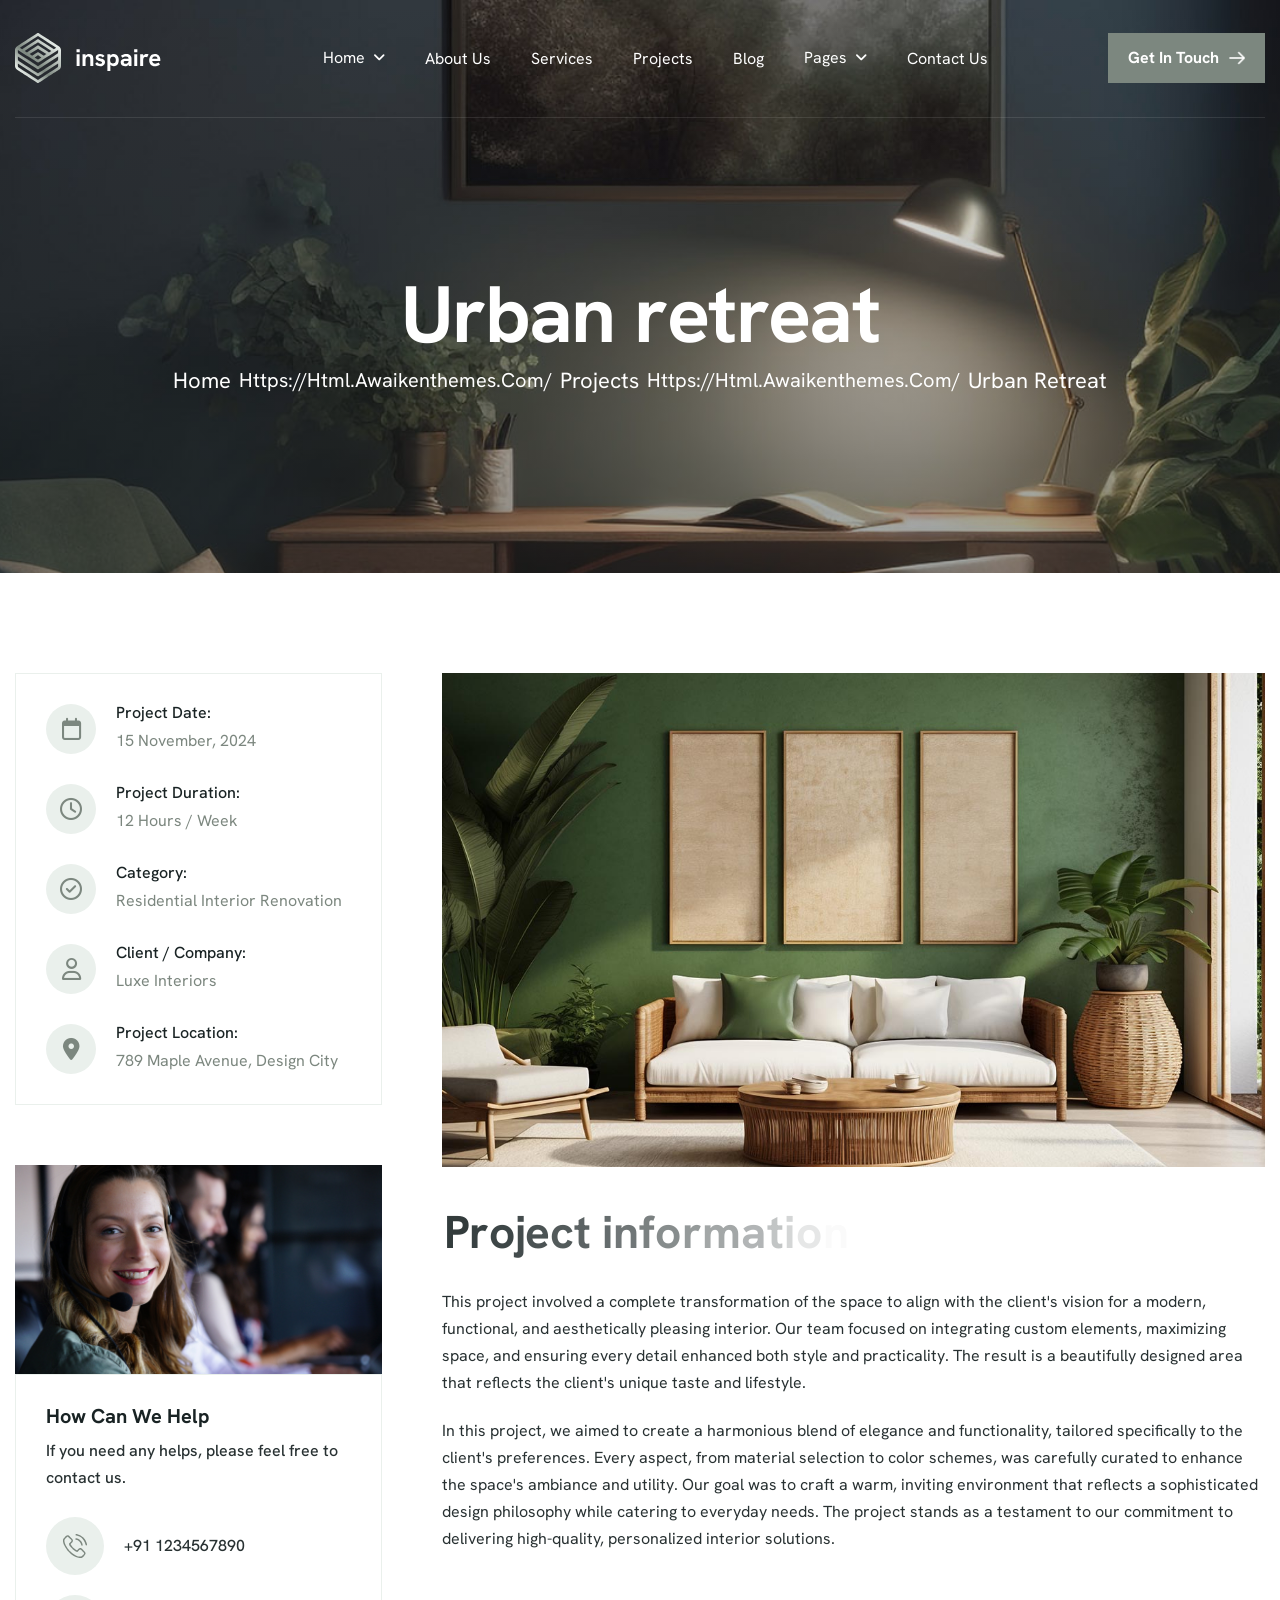
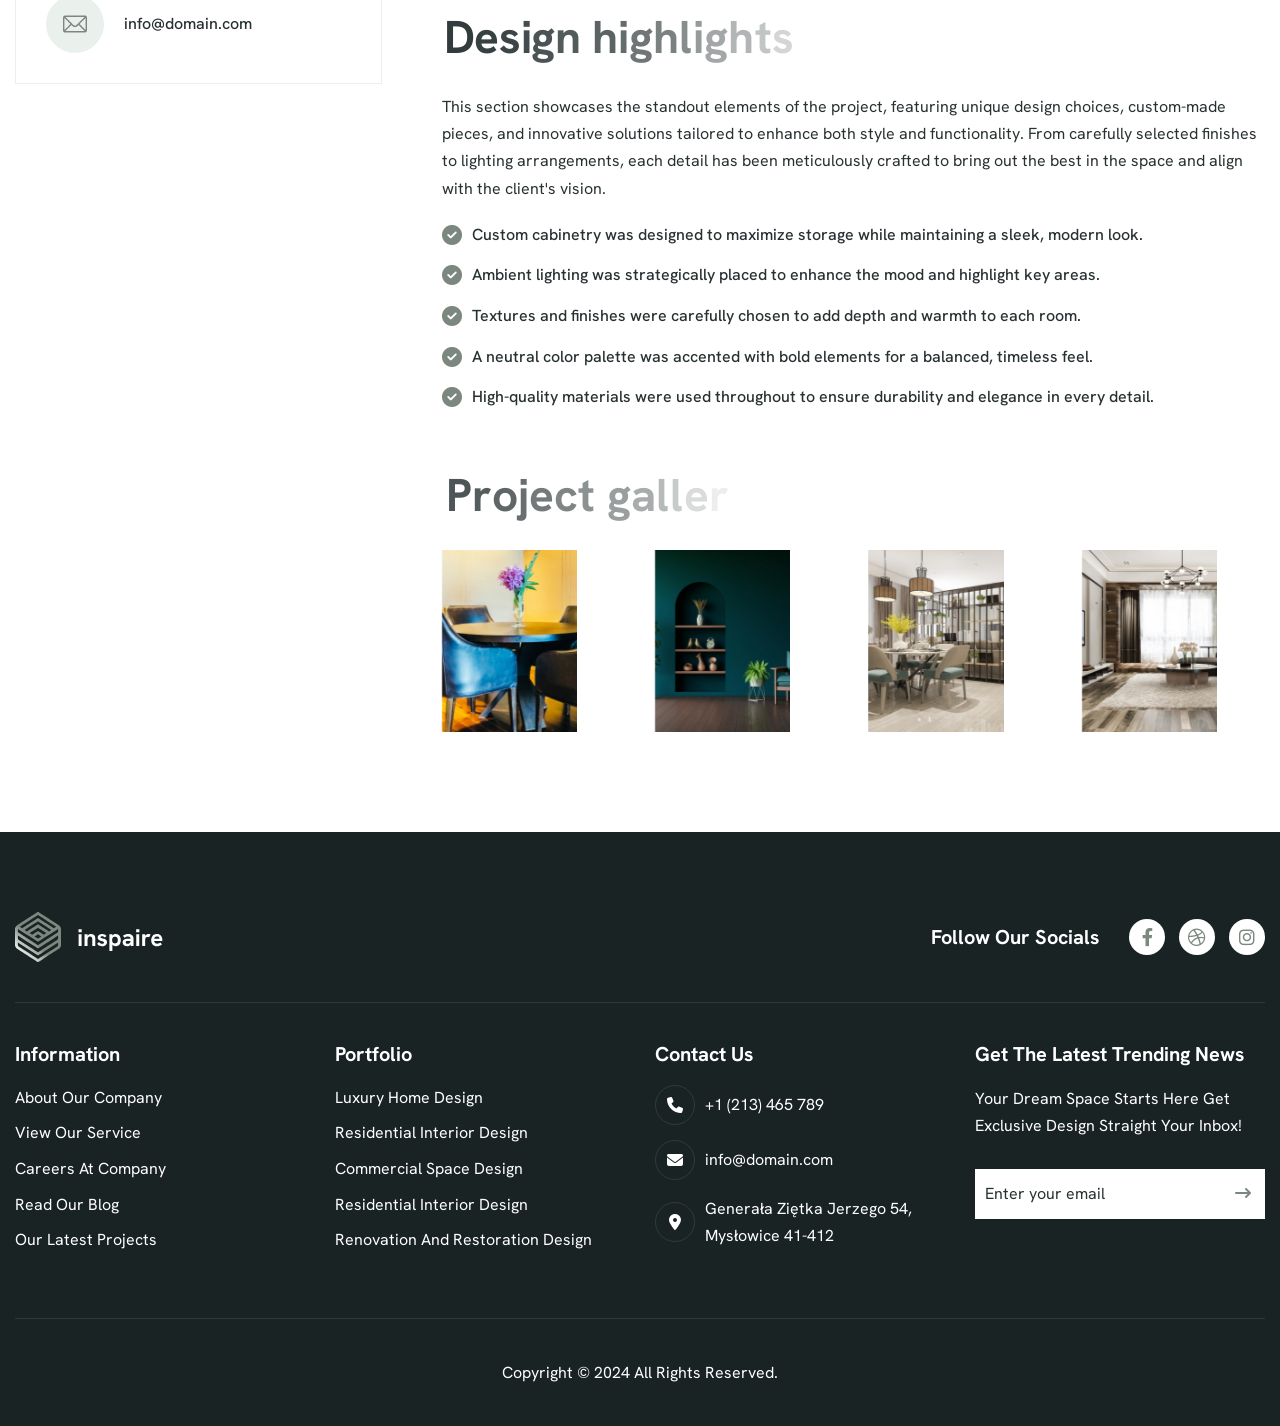
<file: project-single.html>
<!DOCTYPE html>
<html lang="zxx">

<!-- Mirrored from html.awaikenthemes.com/inspaire/project-single.html by HTTrack Website Copier/3.x [XR&CO'2014], Wed, 04 Feb 2026 04:20:02 GMT -->
<head>
	<!-- Meta -->
	<meta charset="utf-8">
	<meta http-equiv="X-UA-Compatible" content="IE=edge">
	<meta name="viewport" content="width=device-width, initial-scale=1.0, maximum-scale=1">
	<meta name="description" content="">
	<meta name="keywords" content="">
	<meta name="author" content="Awaiken">
	<!-- Page Title -->
    <title>Inspaire - Architecture and Interior Design HTML Template</title>
	<!-- Favicon Icon -->
	<link rel="shortcut icon" type="image/x-icon" href="images/favicon.png">
	<!-- Google Fonts Css-->
	<link rel="preconnect" href="https://fonts.googleapis.com/">
    <link rel="preconnect" href="https://fonts.gstatic.com/" crossorigin>
    <link href="https://fonts.googleapis.com/css2?family=Hanken+Grotesk:ital,wght@0,100..900;1,100..900&amp;display=swap" rel="stylesheet">
	<!-- Bootstrap Css -->
	<link href="css/bootstrap.min.css" rel="stylesheet" media="screen">
	<!-- SlickNav Css -->
	<link href="css/slicknav.min.css" rel="stylesheet">
	<!-- Swiper Css -->
	<link rel="stylesheet" href="css/swiper-bundle.min.css">
	<!-- Font Awesome Icon Css-->
	<link href="css/all.min.css" rel="stylesheet" media="screen">
	<!-- Animated Css -->
	<link href="css/animate.css" rel="stylesheet">
    <!-- Magnific Popup Core Css File -->
	<link rel="stylesheet" href="css/magnific-popup.css">
	<!-- Mouse Cursor Css File -->
	<link rel="stylesheet" href="css/mousecursor.css">
	<!-- Main Custom Css -->
	<link href="css/custom.css" rel="stylesheet" media="screen">
</head>
<body>

    <!-- Preloader Start -->
	<div class="preloader">
		<div class="loading-container">
			<div class="loading"></div>
			<div id="loading-icon"><img src="images/loader.svg" alt=""></div>
		</div>
	</div>
	<!-- Preloader End -->

    <!-- Header Start -->
	<header class="main-header">
		<div class="header-sticky">
			<nav class="container">
				<div class="navbar navbar-expand-lg">
					<!-- Logo Start -->
					<a class="navbar-brand" href="index.html">
						<img src="images/logo.svg" alt="Logo">
					</a>
					<!-- Logo End -->

					<!-- Main Menu Start -->
					<div class="collapse navbar-collapse main-menu">
                        <div class="nav-menu-wrapper">
                            <ul class="navbar-nav mr-auto" id="menu">
                                <li class="nav-item submenu"><a class="nav-link" href="index.html">Home</a>
                                    <ul>
                                        <li class="nav-item"><a class="nav-link" href="index-2.html">Home - Image</a></li>
                                        <li class="nav-item"><a class="nav-link" href="index-video.html">Home - Video</a></li>
                                        <li class="nav-item"><a class="nav-link" href="index-slider.html">Home - Slider</a></li>
                                    </ul>
                                </li>                                
                                <li class="nav-item"><a class="nav-link" href="about.html">About Us</a>
                                <li class="nav-item"><a class="nav-link" href="services.html">Services</a></li>
                                <li class="nav-item"><a class="nav-link" href="projects.html">Projects</a></li>
                                <li class="nav-item"><a class="nav-link" href="blog.html">Blog</a></li>
                                <li class="nav-item submenu"><a class="nav-link" href="#">Pages</a>
                                    <ul>                                        
                                        <li class="nav-item"><a class="nav-link" href="service-single.html">Service Details</a></li>
                                        <li class="nav-item"><a class="nav-link" href="project-single.html">Project Details</a></li>
                                        <li class="nav-item"><a class="nav-link" href="blog-single.html">Blog Details</a></li>
                                        <li class="nav-item"><a class="nav-link" href="image-gallery.html">Image Gallery</a></li>
                                        <li class="nav-item"><a class="nav-link" href="faqs.html">FAQs</a></li>
                                        <li class="nav-item"><a class="nav-link" href="404.html">404</a></li>
                                    </ul>
                                </li>
                                <li class="nav-item"><a class="nav-link" href="contact.html">Contact Us</a></li>                             
                            </ul>
                        </div>
                        <!-- Header Btn Start -->
                        <div class="header-btn d-inline-flex">
                            <a href="contact.html" class="btn-default">get in touch</a>
                        </div>
                        <!-- Header Btn End -->
					</div>
					<!-- Main Menu End -->
					<div class="navbar-toggle"></div>
				</div>
			</nav>
			<div class="responsive-menu"></div>
		</div>
	</header>
	<!-- Header End -->

    <!-- Page Header Start -->
	<div class="page-header parallaxie">
		<div class="container">
			<div class="row">
				<div class="col-lg-12">
					<!-- Page Header Box Start -->
					<div class="page-header-box">
						<h1 class="text-anime-style-2" data-cursor="-opaque">Urban retreat</h1>
						<nav class="wow fadeInUp">
							<ol class="breadcrumb">
								<li class="breadcrumb-item"><a href="index.html">home</a></li>
								<li class="breadcrumb-item"><a href="projects.html">projects</a></li>
								<li class="breadcrumb-item active" aria-current="page">urban retreat</li>
							</ol>
						</nav>
					</div>
					<!-- Page Header Box End -->
				</div>
			</div>
		</div>
	</div>
	<!-- Page Header End -->

    <!-- Page Project Single Start -->
    <div class="page-project-single">
        <div class="container">
            <div class="row">
                <div class="col-lg-4">
                    <!-- Project Sidebar Start -->
                    <div class="project-single-sidebar">
                        <!-- Project Detail List Start -->
                        <div class="project-detail-list wow fadeInUp">
                            <!-- Project Detail Item Start -->
                            <div class="project-detail-item">
                                <div class="icon-box">
                                    <i class="fa-regular fa-calendar"></i>
                                </div>
                                <div class="project-detail-content">
                                    <h3>project date:</h3>
                                    <p>15 november, 2024</p>
                                </div>
                            </div>
                            <!-- Project Detail Item End -->

                            <!-- Project Detail Item Start -->
                            <div class="project-detail-item">
                                <div class="icon-box">
                                    <i class="fa-regular fa-clock"></i>
                                </div>
                                <div class="project-detail-content">
                                    <h3>project duration:</h3>
                                    <p>12 hours / week</p>
                                </div>
                            </div>
                            <!-- Project Detail Item End -->

                            <!-- Project Detail Item Start -->
                            <div class="project-detail-item">
                                <div class="icon-box">
                                    <i class="fa-regular fa-circle-check"></i>
                                </div>
                                <div class="project-detail-content">
                                    <h3>category:</h3>
                                    <p>residential interior renovation</p>
                                </div>
                            </div>
                            <!-- Project Detail Item End -->

                            <!-- Project Detail Item Start -->
                            <div class="project-detail-item">
                                <div class="icon-box">
                                    <i class="fa-regular fa-user"></i>
                                </div>
                                <div class="project-detail-content">
                                    <h3>client / company:</h3>
                                    <p>luxe interiors</p>
                                </div>
                            </div>
                            <!-- Project Detail Item End -->

                            <!-- Project Detail Item Start -->
                            <div class="project-detail-item">
                                <div class="icon-box">
                                    <i class="fa-solid fa-location-dot"></i>
                                </div>
                                <div class="project-detail-content">
                                    <h3>project location:</h3>
                                    <p>789 maple avenue, design city</p>
                                </div>
                            </div>
                            <!-- Project Detail Item End -->
                        </div>
                        <!-- Project Detail List End -->

                        <!-- Sidebar CTA Box Start -->
                        <div class="sidebar-cta-box wow fadeInUp" data-wow-delay="0.2s">
                            <!-- Sidebar CTA Image Start -->
                            <div class="sidebar-cta-image">
                                <div class="image-anime">
                                    <img src="images/sidebar-cta-img.jpg" alt="">
                                </div>
                            </div>
                            <!-- Sidebar CTA Image End -->

                            <!-- Sidebar CTA Body Start -->
                            <div class="sidebar-cta-Body">
                                <!-- Sidebar CTA Content Start -->
                                <div class="sidebar-cta-content">
                                    <h3>how can we help</h3>
                                    <p>If you need any helps, please feel free to contact us.</p>
                                </div>
                                <!-- Sidebar CTA Content End -->

                                <!-- Sidebar CTA Contact Start -->
                                <div class="sidebar-cta-contact">
                                    <!-- Sidebar CTA Contact Item Start -->
                                    <div class="sidebar-cta-contact-item">
                                        <div class="icon-box">
                                            <img src="images/icon-phone.svg" alt="">
                                        </div>
                                        <div class="cta-contact-item-content">
                                            <p>+91 1234567890</p>
                                        </div>
                                    </div>
                                    <!-- Sidebar CTA Contact Item Start -->

                                    <!-- Sidebar CTA Contact Item Start -->
                                    <div class="sidebar-cta-contact-item">
                                        <div class="icon-box">
                                            <img src="images/icon-mail.svg" alt="">
                                        </div>
                                        <div class="cta-contact-item-content">
                                            <p>info@domain.com</p>
                                        </div>
                                    </div>
                                    <!-- Sidebar CTA Contact Item Start -->
                                </div>
                                <!-- Sidebar CTA Contact End -->
                            </div>
                            <!-- Sidebar CTA Body End -->
                        </div>
                        <!-- Sidebar CTA Box End -->
                    </div>
                    <!-- Project Sidebar End -->
                </div>

                <div class="col-lg-8">
                    <!-- Project Single Content Start -->
                    <div class="project-single-content">
                        <!-- Project Single Image Start -->
                        <div class="project-single-image">
                            <figure class="image-anime reveal">
                                <img src="images/project-1.jpg" alt="">
                            </figure>
                        </div>
                        <!-- Project Single Image End -->

                        <!-- Project Entry Start -->
                        <div class="project-entry">
                            <!-- Project Information Start -->
                            <div class="project-info">
                                <h2 class="text-anime-style-2">Project information</h2>
                                <p class="wow fadeInUp">This project involved a complete transformation of the space to align with the client's vision for a modern, functional, and aesthetically pleasing interior. Our team focused on integrating custom elements, maximizing space, and ensuring every detail enhanced both style and practicality. The result is a beautifully designed area that reflects the client's unique taste and lifestyle.</p>
                                <p class="wow fadeInUp" data-wow-delay="0.2s">In this project, we aimed to create a harmonious blend of elegance and functionality, tailored specifically to the client's preferences. Every aspect, from material selection to color schemes, was carefully curated to enhance the space's ambiance and utility. Our goal was to craft a warm, inviting environment that reflects a sophisticated design philosophy while catering to everyday needs. The project stands as a testament to our commitment to delivering high-quality, personalized interior solutions.</p>
                            </div>
                            <!-- Project Information End -->

                            <!-- Project Design Information Start -->
                            <div class="project-design-info">
                                <h2 class="text-anime-style-2">Design highlights</h2>
                                <p class="wow fadeInUp" data-wow-delay="0.2s">This section showcases the standout elements of the project, featuring unique design choices, custom-made pieces, and innovative solutions tailored to enhance both style and functionality. From carefully selected finishes to lighting arrangements, each detail has been meticulously crafted to bring out the best in the space and align with the client's vision.</p>
                                <ul class="wow fadeInUp" data-wow-delay="0.4s">
                                    <li>Custom cabinetry was designed to maximize storage while maintaining a sleek, modern look.</li>
                                    <li>Ambient lighting was strategically placed to enhance the mood and highlight key areas.</li>
                                    <li>Textures and finishes were carefully chosen to add depth and warmth to each room.</li>
                                    <li>A neutral color palette was accented with bold elements for a balanced, timeless feel.</li>
                                    <li>High-quality materials were used throughout to ensure durability and elegance in every detail.</li>
                                </ul>
                            </div>
                            <!-- Project Design Information End -->

                            <!-- Project Gallery Images Start -->
                            <div class="project-gallery gallery-items">
                                <h2 class="text-anime-style-2">Project gallery</h2>

                                <div class="project-gallery-images">
                                    <!-- Project Gallery img Start -->
                                    <div class="project-gallery-img wow fadeInUp" data-cursor-text="View">
                                        <a href="images/gallery-7.jpg">
                                            <figure class="image-anime reveal">
                                                <img src="images/gallery-7.jpg" alt="">
                                            </figure>
                                        </a>
                                    </div>
                                    <!-- Project Gallery img End -->

                                    <!-- Project Gallery img Start -->
                                    <div class="project-gallery-img wow fadeInUp" data-cursor-text="View">
                                        <a href="images/gallery-1.jpg">
                                            <figure class="image-anime reveal">
                                                <img src="images/gallery-1.jpg" alt="">
                                            </figure>
                                        </a>
                                    </div>
                                    <!-- Project Gallery img End -->

                                    <!-- Project Gallery img Start -->
                                    <div class="project-gallery-img wow fadeInUp" data-cursor-text="View">
                                        <a href="images/gallery-3.jpg">
                                            <figure class="image-anime reveal">
                                                <img src="images/gallery-3.jpg" alt="">
                                            </figure>
                                        </a>
                                    </div>
                                    <!-- Project Gallery img End -->

                                    <!-- Project Gallery img Start -->
                                    <div class="project-gallery-img wow fadeInUp" data-cursor-text="View">
                                        <a href="images/gallery-5.jpg">
                                            <figure class="image-anime reveal">
                                                <img src="images/gallery-5.jpg" alt="">
                                            </figure>
                                        </a>
                                    </div>
                                    <!-- Project Gallery img End -->
                                </div>
                            </div>
                            <!-- Project Gallery Images End -->
                        </div>
                        <!-- Project Entry End -->
                    </div>
                    <!-- Project Single Content End -->
                </div>
            </div>
        </div>
    </div>
    <!-- Page Project Single End -->

    <!-- Footer Start -->
    <footer class="main-footer">
        <div class="container">
            <div class="row">
                <div class="col-lg-12">
                    <!-- Footer Header Start -->
                    <div class="footer-header">
                        <div class="row align-items-center">  
                            <div class="col-md-6">
                                <!-- Footer Logo Start -->
                                <div class="footer-logo">
                                    <img src="images/footer-logo.svg" alt="">
                                </div>
                                <!-- Footer Logo End -->
                            </div>

                            <div class="col-md-6">
                                <!-- Footer Social Link Start -->
                                <div class="footer-social-links">
                                    <div class="footer-social-link-title">
                                        <h3>follow our socials</h3>
                                    </div>
                                    <ul>
                                        <li><a href="#"><i class="fa-brands fa-facebook-f"></i></a></li>
                                        <li><a href="#"><i class="fa-brands fa-dribbble"></i></a></li>
                                        <li><a href="#"><i class="fa-brands fa-instagram"></i></a></li>
                                    </ul>
                                </div>
                                <!-- Footer Social Link End -->
                            </div>
                        </div>
                    </div>
                    <!-- Footer Header End -->
                </div>

                <div class="col-lg-3 col-md-6">
                    <!-- Footer Links Start -->
                     <div class="footer-links">
                        <h3>information</h3>
                        <ul>
                            <li><a href="about.html">about our company</a></li>
                            <li><a href="services.html">view our service</a></li>
                            <li><a href="#">careers at company</a></li>
                            <li><a href="blog.html">read our blog</a></li>
                            <li><a href="projects.html">our latest projects</a></li>
                        </ul>
                     </div>
                    <!-- Footer Links End -->
                </div>

                <div class="col-lg-3 col-md-6">
                    <!-- Footer Links Start -->
                     <div class="footer-links">
                        <h3>portfolio</h3>
                        <ul>
                            <li><a href="project-single.html">luxury home design</a></li>
                            <li><a href="project-single.html">residential interior design</a></li>
                            <li><a href="project-single.html">commercial space design</a></li>
                            <li><a href="project-single.html">residential interior design</a></li>
                            <li><a href="project-single.html">renovation and restoration design</a></li>
                        </ul>
                     </div>
                    <!-- Footer Links End -->
                </div>

                <div class="col-lg-3 col-md-6">
                    <!-- Footer Contact Box Start -->
                    <div class="footer-contact-box footer-links">
                        <h3>contact us</h3>
                        <!-- Footer Contact Item Start -->
                        <div class="footer-contact-item">
                            <div class="icon-box">
                                <i class="fa-solid fa-phone"></i>
                            </div>
                            <div class="footer-contact-content">
                                <p>+1 (213) 465 789</p>
                            </div>
                        </div>
                        <!-- Footer Contact Item End -->

                        <!-- Footer Contact Item Start -->
                        <div class="footer-contact-item">
                            <div class="icon-box">
                                <i class="fa-solid fa-envelope"></i>
                            </div>
                            <div class="footer-contact-content">
                                <p>info@domain.com</p>
                            </div>
                        </div>
                        <!-- Footer Contact Item End -->

                        <!-- Footer Contact Item Start -->
                        <div class="footer-contact-item">
                            <div class="icon-box">
                                <i class="fa-solid fa-location-dot"></i>
                            </div>
                            <div class="footer-contact-content">
                                <p>Generała Ziętka Jerzego 54, Mysłowice 41-412</p>
                            </div>
                        </div>
                        <!-- Footer Contact Item End -->
                    </div>
                    <!-- Footer Contact Box End -->
                </div>

                <div class="col-lg-3 col-md-6">
                    <!-- Footer Newsletter Form Start -->
                    <div class="footer-latest-news footer-links">
                        <h3>get the latest trending news</h3>
                        
                        <div class="footer-newsletter-form">
                            <p>Your Dream Space Starts Here Get Exclusive Design Straight Your Inbox!</p>

                            <form id="newslettersForm" action="#" method="POST">
                                <div class="form-group">
                                    <input type="email" name="email" class="form-control"  id="mail" placeholder="Enter your email" required>
                                    <button type="submit"><i class="fa-solid fa-arrow-right-long"></i> </button>
                                </div>
                            </form>
                        </div>
                    </div>
                    <!-- Footer Newsletter Form End -->
                </div>
            </div>

            <!-- Footer Copyright Section Start -->
            <div class="footer-copyright">
                <div class="row">
                    <div class="col-md-12">
                        <!-- Footer Copyright Start -->
                        <div class="footer-copyright-text">
                            <p>Copyright © 2024 All Rights Reserved.</p>
                        </div>
                        <!-- Footer Copyright End -->
                    </div>
                </div>
            </div>
            <!-- Footer Copyright Section End -->
        </div>
    </footer>
    <!-- Footer End -->

    <!-- Jquery Library File -->
    <script src="js/jquery-3.7.1.min.js"></script>
    <!-- Bootstrap js file -->
    <script src="js/bootstrap.min.js"></script>
    <!-- Validator js file -->
    <script src="js/validator.min.js"></script>
    <!-- SlickNav js file -->
    <script src="js/jquery.slicknav.js"></script>
    <!-- Swiper js file -->
    <script src="js/swiper-bundle.min.js"></script>
    <!-- Counter js file -->
    <script src="js/jquery.waypoints.min.js"></script>
    <script src="js/jquery.counterup.min.js"></script>
    <!-- Isotop js file -->
	<script src="js/isotope.min.js"></script>
    <!-- Magnific js file -->
    <script src="js/jquery.magnific-popup.min.js"></script>
    <!-- SmoothScroll -->
    <script src="js/SmoothScroll.js"></script>
    <!-- Parallax js -->
    <script src="js/parallaxie.js"></script>
    <!-- MagicCursor js file -->
    <script src="js/gsap.min.js"></script>
    <script src="js/magiccursor.js"></script>
    <!-- Text Effect js file -->
    <script src="js/SplitText.js"></script>
    <script src="js/ScrollTrigger.min.js"></script>
    <!-- YTPlayer js File -->
    <script src="js/jquery.mb.YTPlayer.min.js"></script>
    <!-- Wow js file -->
    <script src="js/wow.min.js"></script>
    <!-- Main Custom js file -->
    <script src="js/function.js"></script>
</body>

<!-- Mirrored from html.awaikenthemes.com/inspaire/project-single.html by HTTrack Website Copier/3.x [XR&CO'2014], Wed, 04 Feb 2026 04:20:03 GMT -->
</html>
</file>
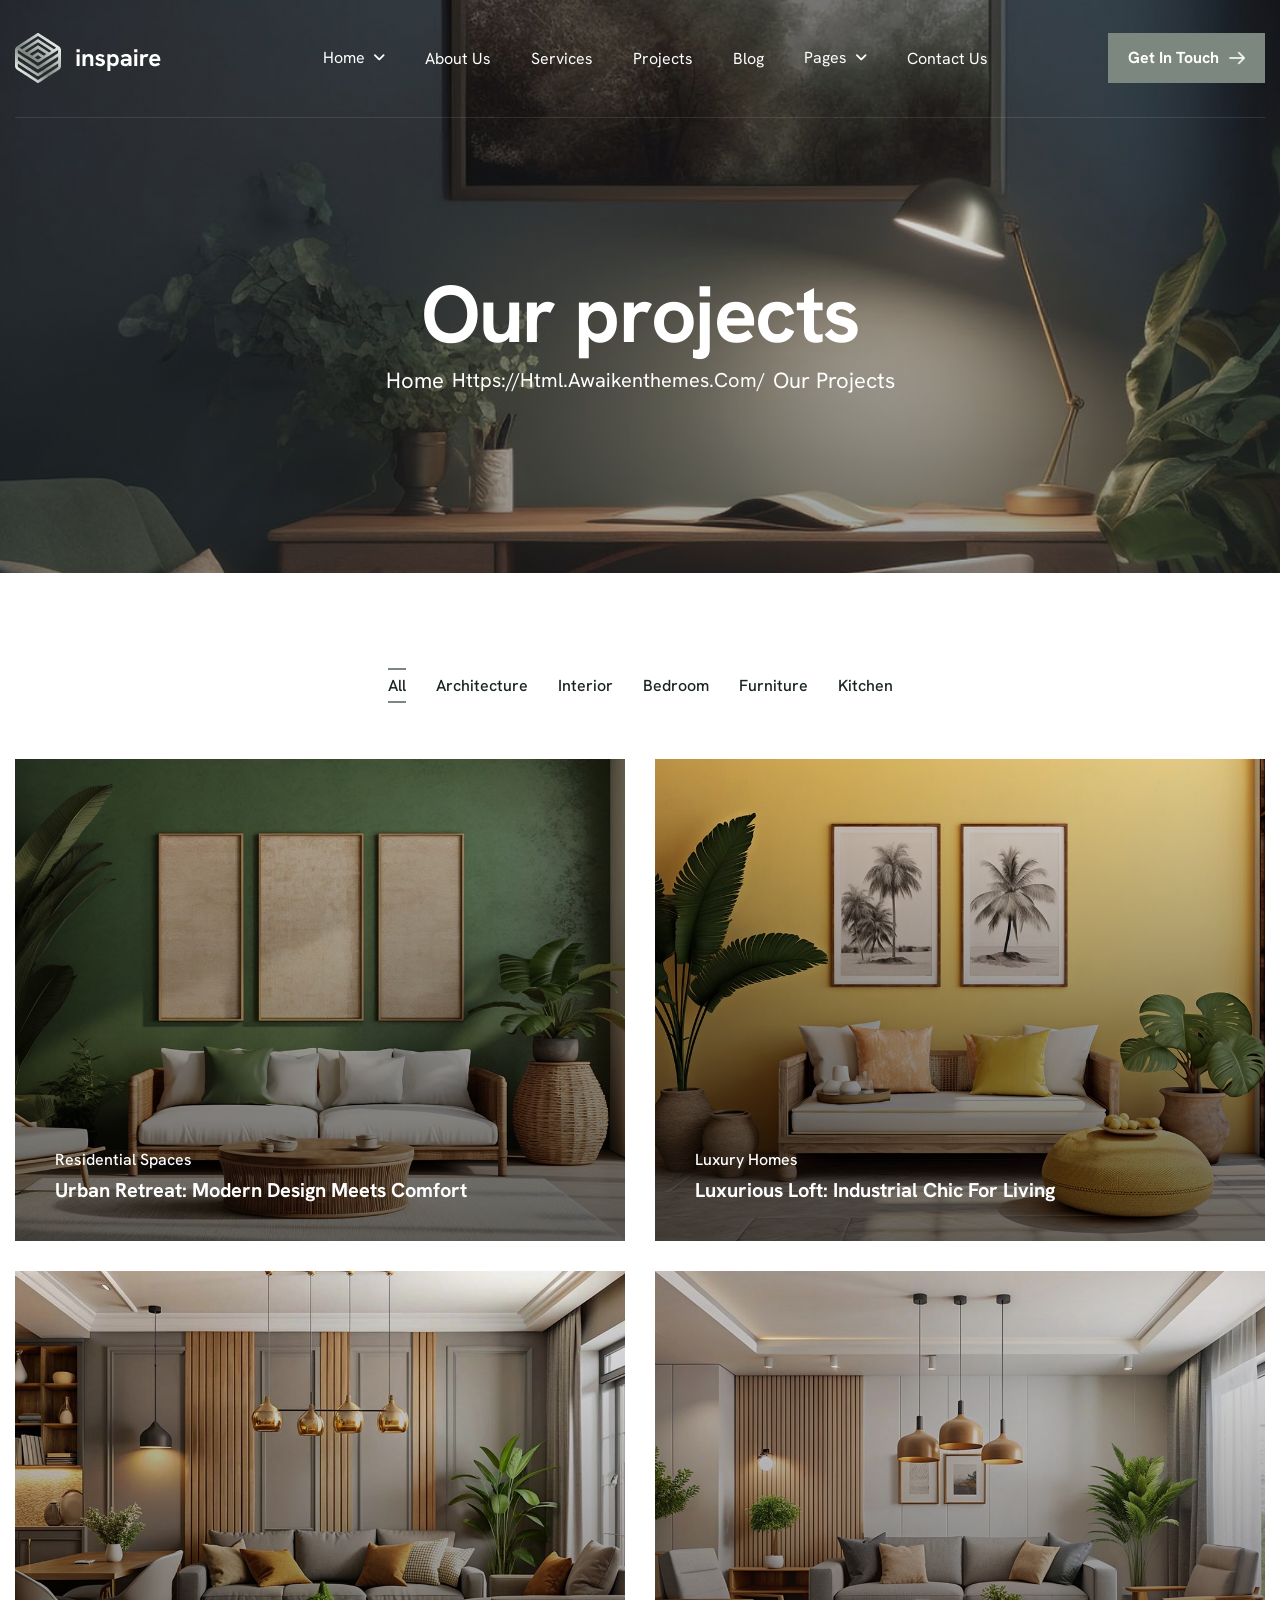
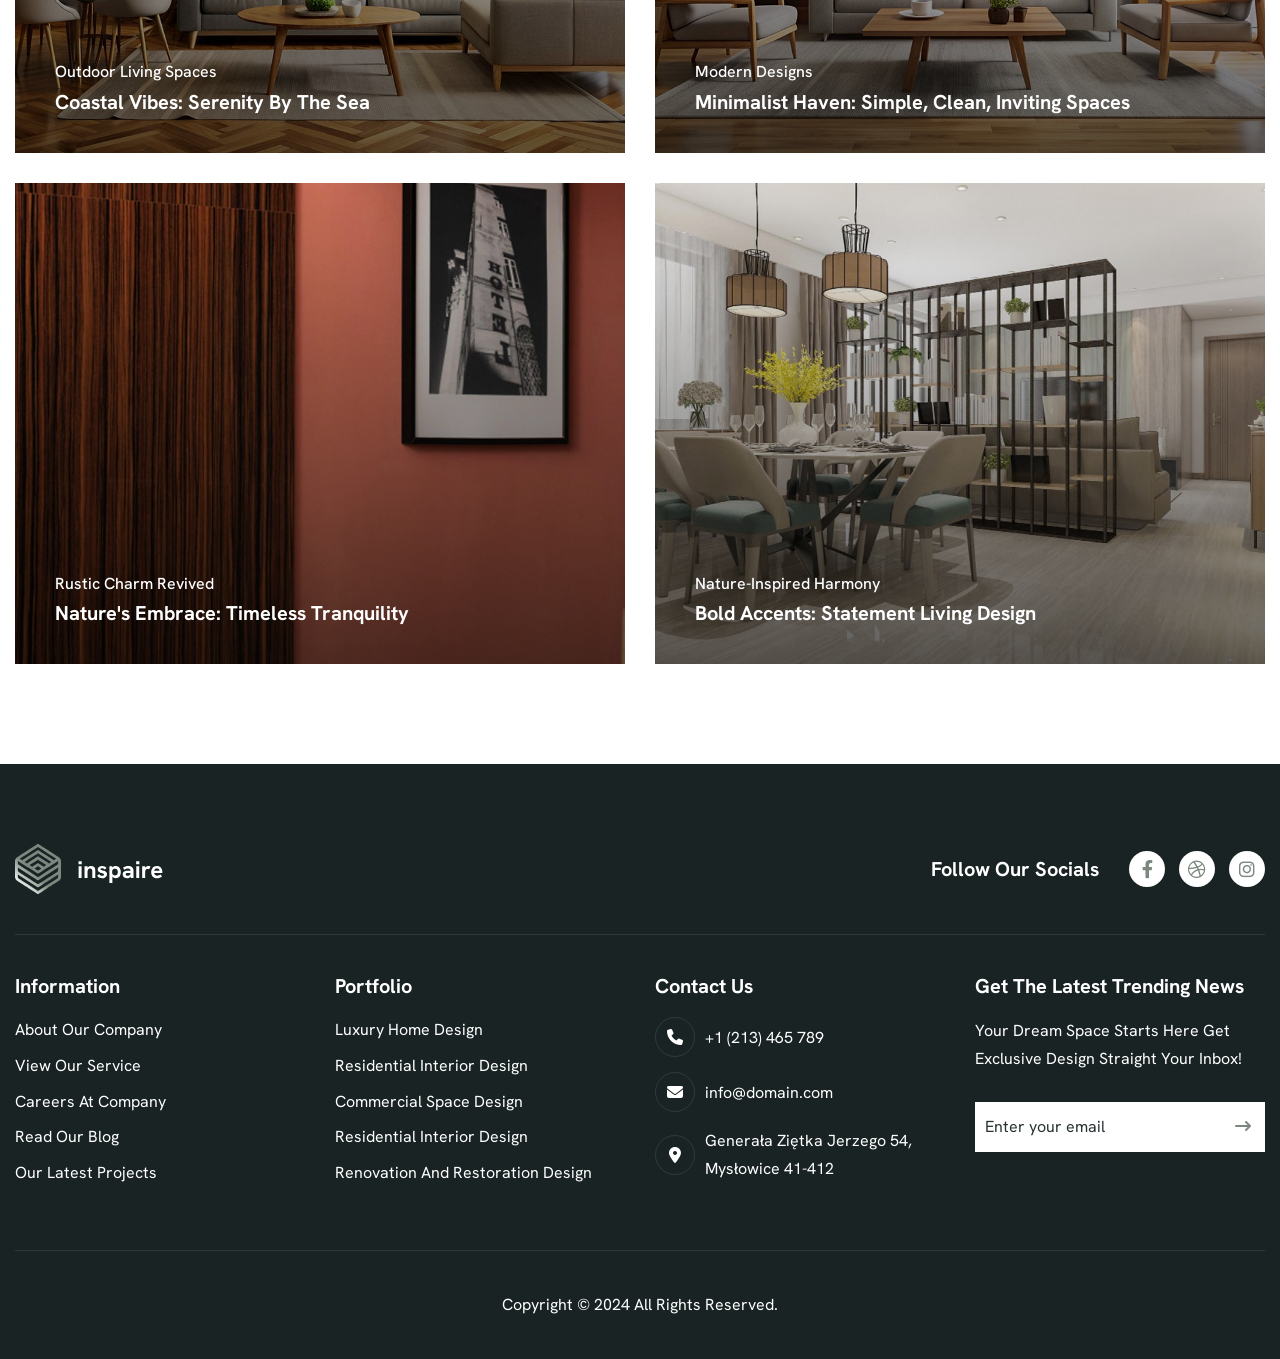
<file: projects.html>
<!DOCTYPE html>
<html lang="zxx">

<!-- Mirrored from html.awaikenthemes.com/inspaire/projects.html by HTTrack Website Copier/3.x [XR&CO'2014], Wed, 04 Feb 2026 04:20:00 GMT -->
<head>
	<!-- Meta -->
	<meta charset="utf-8">
	<meta http-equiv="X-UA-Compatible" content="IE=edge">
	<meta name="viewport" content="width=device-width, initial-scale=1.0, maximum-scale=1">
	<meta name="description" content="">
	<meta name="keywords" content="">
	<meta name="author" content="Awaiken">
	<!-- Page Title -->
    <title>Inspaire - Architecture and Interior Design HTML Template</title>
	<!-- Favicon Icon -->
	<link rel="shortcut icon" type="image/x-icon" href="images/favicon.png">
	<!-- Google Fonts Css-->
	<link rel="preconnect" href="https://fonts.googleapis.com/">
    <link rel="preconnect" href="https://fonts.gstatic.com/" crossorigin>
    <link href="https://fonts.googleapis.com/css2?family=Hanken+Grotesk:ital,wght@0,100..900;1,100..900&amp;display=swap" rel="stylesheet">
	<!-- Bootstrap Css -->
	<link href="css/bootstrap.min.css" rel="stylesheet" media="screen">
	<!-- SlickNav Css -->
	<link href="css/slicknav.min.css" rel="stylesheet">
	<!-- Swiper Css -->
	<link rel="stylesheet" href="css/swiper-bundle.min.css">
	<!-- Font Awesome Icon Css-->
	<link href="css/all.min.css" rel="stylesheet" media="screen">
	<!-- Animated Css -->
	<link href="css/animate.css" rel="stylesheet">
    <!-- Magnific Popup Core Css File -->
	<link rel="stylesheet" href="css/magnific-popup.css">
	<!-- Mouse Cursor Css File -->
	<link rel="stylesheet" href="css/mousecursor.css">
	<!-- Main Custom Css -->
	<link href="css/custom.css" rel="stylesheet" media="screen">
</head>
<body>

    <!-- Preloader Start -->
	<div class="preloader">
		<div class="loading-container">
			<div class="loading"></div>
			<div id="loading-icon"><img src="images/loader.svg" alt=""></div>
		</div>
	</div>
	<!-- Preloader End -->

    <!-- Header Start -->
	<header class="main-header">
		<div class="header-sticky">
			<nav class="container">
				<div class="navbar navbar-expand-lg">
					<!-- Logo Start -->
					<a class="navbar-brand" href="index.html">
						<img src="images/logo.svg" alt="Logo">
					</a>
					<!-- Logo End -->

					<!-- Main Menu Start -->
					<div class="collapse navbar-collapse main-menu">
                        <div class="nav-menu-wrapper">
                            <ul class="navbar-nav mr-auto" id="menu">
                                <li class="nav-item submenu"><a class="nav-link" href="index.html">Home</a>
                                    <ul>
                                        <li class="nav-item"><a class="nav-link" href="index-2.html">Home - Image</a></li>
                                        <li class="nav-item"><a class="nav-link" href="index-video.html">Home - Video</a></li>
                                        <li class="nav-item"><a class="nav-link" href="index-slider.html">Home - Slider</a></li>
                                    </ul>
                                </li>                                
                                <li class="nav-item"><a class="nav-link" href="about.html">About Us</a>
                                <li class="nav-item"><a class="nav-link" href="services.html">Services</a></li>
                                <li class="nav-item"><a class="nav-link" href="projects.html">Projects</a></li>
                                <li class="nav-item"><a class="nav-link" href="blog.html">Blog</a></li>
                                <li class="nav-item submenu"><a class="nav-link" href="#">Pages</a>
                                    <ul>                                        
                                        <li class="nav-item"><a class="nav-link" href="service-single.html">Service Details</a></li>
                                        <li class="nav-item"><a class="nav-link" href="project-single.html">Project Details</a></li>
                                        <li class="nav-item"><a class="nav-link" href="blog-single.html">Blog Details</a></li>
                                        <li class="nav-item"><a class="nav-link" href="image-gallery.html">Image Gallery</a></li>
                                        <li class="nav-item"><a class="nav-link" href="faqs.html">FAQs</a></li>
                                        <li class="nav-item"><a class="nav-link" href="404.html">404</a></li>
                                    </ul>
                                </li>
                                <li class="nav-item"><a class="nav-link" href="contact.html">Contact Us</a></li>                             
                            </ul>
                        </div>
                        <!-- Header Btn Start -->
                        <div class="header-btn d-inline-flex">
                            <a href="contact.html" class="btn-default">get in touch</a>
                        </div>
                        <!-- Header Btn End -->
					</div>
					<!-- Main Menu End -->
					<div class="navbar-toggle"></div>
				</div>
			</nav>
			<div class="responsive-menu"></div>
		</div>
	</header>
	<!-- Header End -->

    <!-- Page Header Start -->
	<div class="page-header parallaxie">
		<div class="container">
			<div class="row">
				<div class="col-lg-12">
					<!-- Page Header Box Start -->
					<div class="page-header-box">
						<h1 class="text-anime-style-2" data-cursor="-opaque">Our projects</h1>
						<nav class="wow fadeInUp">
							<ol class="breadcrumb">
								<li class="breadcrumb-item"><a href="index.html">home</a></li>
								<li class="breadcrumb-item active" aria-current="page">our projects</li>
							</ol>
						</nav>
					</div>
					<!-- Page Header Box End -->
				</div>
			</div>
		</div>
	</div>
	<!-- Page Header End -->

    <!-- Our Project Start -->
    <div class="page-project">
        <div class="container">
            <div class="row">
                <div class="col-lg-12">
                    <!-- Our Project Nav start -->
                    <div class="our-Project-nav wow fadeInUp">
                        <ul>
                            <li><a href="#" class="active-btn" data-filter="*">all</a></li>
                            <li><a href="#" data-filter=".architecture">architecture</a></li>
                            <li><a href="#" data-filter=".interior">interior</a></li>
                            <li><a href="#" data-filter=".bedroom">bedroom</a></li>
                            <li><a href="#" data-filter=".furniture">furniture</a></li>
                            <li><a href="#" data-filter=".kitchen">kitchen</a></li>
                        </ul>
                    </div>
                    <!-- Our Project Nav End -->
                </div>
    
                <div class="col-lg-12">
                    <!-- Project Item Boxes start -->
                    <div class="row project-item-boxes align-items-center">
                        <div class="col-md-6 project-item-box architecture bedroom">
                            <!-- Project Item Start -->
                            <div class="project-item wow fadeInUp" data-wow-delay="0.2s">
                                <div class="project-image">
                                    <div class="project-featured-image">
                                        <figure class="image-anime">
                                            <img src="images/project-1.jpg" alt="">
                                        </figure>
                                    </div>
                                
                                    <div class="project-btn">
                                        <a href="project-single.html"><img src="images/arrow-white.svg" alt=""></a>
                                    </div>
                                </div>     
    
                                <div class="project-content">
                                    <h3>residential spaces</h3>
                                    <h2><a href="project-single.html">urban retreat: modern design meets comfort</a></h2>
                                </div>
                            </div>
                            <!-- Project Item End -->
                        </div>
    
                        <div class="col-md-6 project-item-box interior kitchen">
                            <!-- Project Item Start -->
                            <div class="project-item wow fadeInUp" data-wow-delay="0.4s">
                                <div class="project-image">
                                    <div class="project-featured-image">
                                        <figure class="image-anime">
                                            <img src="images/project-2.jpg" alt="">
                                        </figure>
                                    </div>
                                
                                    <div class="project-btn">
                                        <a href="project-single.html"><img src="images/arrow-white.svg" alt=""></a>
                                    </div>
                                </div>     
    
                                <div class="project-content">
                                    <h3>luxury homes</h3>
                                    <h2><a href="project-single.html">luxurious loft: industrial chic for living</a></h2>
                                </div>
                            </div>
                            <!-- Project Item End -->
                        </div>
    
                        <div class="col-md-6 project-item-box furniture architecture">
                            <!-- Project Item Start -->
                            <div class="project-item wow fadeInUp" data-wow-delay="0.6s">
                                <div class="project-image">
                                    <div class="project-featured-image">
                                        <figure class="image-anime">
                                            <img src="images/project-3.jpg" alt="">
                                        </figure>
                                    </div>
                                
                                    <div class="project-btn">
                                        <a href="project-single.html"><img src="images/arrow-white.svg" alt=""></a>
                                    </div>
                                </div>     
    
                                <div class="project-content">
                                    <h3>outdoor living spaces</h3>
                                    <h2><a href="project-single.html">coastal vibes: serenity by the sea</a></h2>
                                </div>
                            </div>
                            <!-- Project Item End -->
                        </div>
    
                        <div class="col-md-6 project-item-box kitchen bedroom">
                            <!-- Project Item Start -->
                            <div class="project-item wow fadeInUp" data-wow-delay="0.8s">
                                <div class="project-image">
                                    <div class="project-featured-image">
                                        <figure class="image-anime">
                                            <img src="images/project-4.jpg" alt="">
                                        </figure>
                                    </div>
                                
                                    <div class="project-btn">
                                        <a href="project-single.html"><img src="images/arrow-white.svg" alt=""></a>
                                    </div>
                                </div>     
    
                                <div class="project-content">
                                    <h3>modern designs</h3>
                                    <h2><a href="project-single.html">minimalist haven: simple, clean, inviting spaces</a></h2>
                                </div>
                            </div>
                            <!-- Project Item End -->
                        </div>

                        <div class="col-md-6 project-item-box interior">
                            <!-- Project Item Start -->
                            <div class="project-item wow fadeInUp" data-wow-delay="1s">
                                <div class="project-image">
                                    <div class="project-featured-image">
                                        <figure class="image-anime">
                                            <img src="images/project-5.jpg" alt="">
                                        </figure>
                                    </div>
                                
                                    <div class="project-btn">
                                        <a href="project-single.html"><img src="images/arrow-white.svg" alt=""></a>
                                    </div>
                                </div>     
    
                                <div class="project-content">
                                    <h3>Rustic Charm Revived</h3>
                                    <h2><a href="project-single.html">Nature's Embrace: Timeless Tranquility</a></h2>
                                </div>
                            </div>
                            <!-- Project Item End -->
                        </div>

                        <div class="col-md-6 project-item-box furniture">
                            <!-- Project Item Start -->
                            <div class="project-item wow fadeInUp" data-wow-delay="1.2s">
                                <div class="project-image">
                                    <div class="project-featured-image">
                                        <figure class="image-anime">
                                            <img src="images/project-6.jpg" alt="">
                                        </figure>
                                    </div>
                                
                                    <div class="project-btn">
                                        <a href="project-single.html"><img src="images/arrow-white.svg" alt=""></a>
                                    </div>
                                </div>     
    
                                <div class="project-content">
                                    <h3>Nature-Inspired Harmony</h3>
                                    <h2><a href="project-single.html">Bold Accents: Statement Living Design</a></h2>
                                </div>
                            </div>
                            <!-- Project Item End -->
                        </div>
                    </div>
                    <!-- Project Item Boxes End -->
                </div>
            </div>
        </div>
    </div>
    <!-- Our Project End -->

    <!-- Footer Start -->
    <footer class="main-footer">
        <div class="container">
            <div class="row">
                <div class="col-lg-12">
                    <!-- Footer Header Start -->
                    <div class="footer-header">
                        <div class="row align-items-center">  
                            <div class="col-md-6">
                                <!-- Footer Logo Start -->
                                <div class="footer-logo">
                                    <img src="images/footer-logo.svg" alt="">
                                </div>
                                <!-- Footer Logo End -->
                            </div>

                            <div class="col-md-6">
                                <!-- Footer Social Link Start -->
                                <div class="footer-social-links">
                                    <div class="footer-social-link-title">
                                        <h3>follow our socials</h3>
                                    </div>
                                    <ul>
                                        <li><a href="#"><i class="fa-brands fa-facebook-f"></i></a></li>
                                        <li><a href="#"><i class="fa-brands fa-dribbble"></i></a></li>
                                        <li><a href="#"><i class="fa-brands fa-instagram"></i></a></li>
                                    </ul>
                                </div>
                                <!-- Footer Social Link End -->
                            </div>
                        </div>
                    </div>
                    <!-- Footer Header End -->
                </div>

                <div class="col-lg-3 col-md-6">
                    <!-- Footer Links Start -->
                     <div class="footer-links">
                        <h3>information</h3>
                        <ul>
                            <li><a href="about.html">about our company</a></li>
                            <li><a href="services.html">view our service</a></li>
                            <li><a href="#">careers at company</a></li>
                            <li><a href="blog.html">read our blog</a></li>
                            <li><a href="projects.html">our latest projects</a></li>
                        </ul>
                     </div>
                    <!-- Footer Links End -->
                </div>

                <div class="col-lg-3 col-md-6">
                    <!-- Footer Links Start -->
                     <div class="footer-links">
                        <h3>portfolio</h3>
                        <ul>
                            <li><a href="project-single.html">luxury home design</a></li>
                            <li><a href="project-single.html">residential interior design</a></li>
                            <li><a href="project-single.html">commercial space design</a></li>
                            <li><a href="project-single.html">residential interior design</a></li>
                            <li><a href="project-single.html">renovation and restoration design</a></li>
                        </ul>
                     </div>
                    <!-- Footer Links End -->
                </div>

                <div class="col-lg-3 col-md-6">
                    <!-- Footer Contact Box Start -->
                    <div class="footer-contact-box footer-links">
                        <h3>contact us</h3>
                        <!-- Footer Contact Item Start -->
                        <div class="footer-contact-item">
                            <div class="icon-box">
                                <i class="fa-solid fa-phone"></i>
                            </div>
                            <div class="footer-contact-content">
                                <p>+1 (213) 465 789</p>
                            </div>
                        </div>
                        <!-- Footer Contact Item End -->

                        <!-- Footer Contact Item Start -->
                        <div class="footer-contact-item">
                            <div class="icon-box">
                                <i class="fa-solid fa-envelope"></i>
                            </div>
                            <div class="footer-contact-content">
                                <p>info@domain.com</p>
                            </div>
                        </div>
                        <!-- Footer Contact Item End -->

                        <!-- Footer Contact Item Start -->
                        <div class="footer-contact-item">
                            <div class="icon-box">
                                <i class="fa-solid fa-location-dot"></i>
                            </div>
                            <div class="footer-contact-content">
                                <p>Generała Ziętka Jerzego 54, Mysłowice 41-412</p>
                            </div>
                        </div>
                        <!-- Footer Contact Item End -->
                    </div>
                    <!-- Footer Contact Box End -->
                </div>

                <div class="col-lg-3 col-md-6">
                    <!-- Footer Newsletter Form Start -->
                    <div class="footer-latest-news footer-links">
                        <h3>get the latest trending news</h3>
                        
                        <div class="footer-newsletter-form">
                            <p>Your Dream Space Starts Here Get Exclusive Design Straight Your Inbox!</p>

                            <form id="newslettersForm" action="#" method="POST">
                                <div class="form-group">
                                    <input type="email" name="email" class="form-control"  id="mail" placeholder="Enter your email" required>
                                    <button type="submit"><i class="fa-solid fa-arrow-right-long"></i> </button>
                                </div>
                            </form>
                        </div>
                    </div>
                    <!-- Footer Newsletter Form End -->
                </div>
            </div>

            <!-- Footer Copyright Section Start -->
            <div class="footer-copyright">
                <div class="row">
                    <div class="col-md-12">
                        <!-- Footer Copyright Start -->
                        <div class="footer-copyright-text">
                            <p>Copyright © 2024 All Rights Reserved.</p>
                        </div>
                        <!-- Footer Copyright End -->
                    </div>
                </div>
            </div>
            <!-- Footer Copyright Section End -->
        </div>
    </footer>
    <!-- Footer End -->

    <!-- Jquery Library File -->
    <script src="js/jquery-3.7.1.min.js"></script>
    <!-- Bootstrap js file -->
    <script src="js/bootstrap.min.js"></script>
    <!-- Validator js file -->
    <script src="js/validator.min.js"></script>
    <!-- SlickNav js file -->
    <script src="js/jquery.slicknav.js"></script>
    <!-- Swiper js file -->
    <script src="js/swiper-bundle.min.js"></script>
    <!-- Counter js file -->
    <script src="js/jquery.waypoints.min.js"></script>
    <script src="js/jquery.counterup.min.js"></script>
    <!-- Isotop js file -->
	<script src="js/isotope.min.js"></script>
    <!-- Magnific js file -->
    <script src="js/jquery.magnific-popup.min.js"></script>
    <!-- SmoothScroll -->
    <script src="js/SmoothScroll.js"></script>
    <!-- Parallax js -->
    <script src="js/parallaxie.js"></script>
    <!-- MagicCursor js file -->
    <script src="js/gsap.min.js"></script>
    <script src="js/magiccursor.js"></script>
    <!-- Text Effect js file -->
    <script src="js/SplitText.js"></script>
    <script src="js/ScrollTrigger.min.js"></script>
    <!-- YTPlayer js File -->
    <script src="js/jquery.mb.YTPlayer.min.js"></script>
    <!-- Wow js file -->
    <script src="js/wow.min.js"></script>
    <!-- Main Custom js file -->
    <script src="js/function.js"></script>
</body>

<!-- Mirrored from html.awaikenthemes.com/inspaire/projects.html by HTTrack Website Copier/3.x [XR&CO'2014], Wed, 04 Feb 2026 04:20:00 GMT -->
</html>
</file>
<file: css/custom.css>
/* ----------------------------------------------------------------------------------------
* Author        : Awaiken
* Template Name : Inspaire - Architecture and Interior Design HTML Template
* File          : CSS File
* Version       : 1.0
* ---------------------------------------------------------------------------------------- */
/* INDEX
----------------------------------------------------------------------------------------
01. Global Variables
02. General css
03. Header css
04. Hero css
05. About Us css
06. Why Choose Us css
07. Our Services css
08. Intro Video css
09. Latest Project css
10. How We Work css
11. Our Skills css
12. Our Testimonials css
13. Our Blog css
14. Footer css
15. About Us Page css
16. Services Page css
17. Service Single css
18. Blog Archive css
19. Blog Single css
20. Project Page css
21. Project Single css
22. Image Gallery css
23. FAQs Page css
24. Contact Us Page css
25. 404 Error Page css 
26. Responsive css
-------------------------------------------------------------------------------------- */

/************************************/
/*** 	 01. Global Variables	  ***/
/************************************/	

:root{
	--primary-color			: #192324;
	--secondery-color		: #F8F8F8;
	--text-color			: #283132;
	--accent-color			: #7C877F;
	--white-color			: #FFFFFF;
	--divider-color			: #EAF0EC;
	--dark-divider-color	: #FFFFFF1A;
	--error-color			: rgb(230, 87, 87);
	--default-font			: "Hanken Grotesk", sans-serif;
}


/************************************/
/*** 	   02. General css		  ***/
/************************************/

body{
	font-family: var(--default-font);
	font-size: 16px;
	font-weight: 400;
	line-height: 1.6em;
	background-color: var(--white-color);
	color: var(--text-color);
}

p{
	line-height: 1.7em;
	margin-bottom: 1.6em;
}

h1,
h2,
h3,
h4,
h5,
h6{
	margin :0;
	font-weight: 700;
	line-height: 1.1em;
	color: var(--primary-color);
}

figure{
	margin: 0;
}

img{
	max-width: 100%;
}

a{
	text-decoration: none;
}

a:hover{
	text-decoration: none;
	outline: 0;
}

a:focus{
	text-decoration: none;
	outline: 0;
}

html,
body{
	width: 100%;
	overflow-x: clip;
}

.container{
	max-width: 1300px;
}

.container,
.container-fluid,
.container-lg,
.container-md,
.container-sm,
.container-xl,
.container-xxl{
    padding-right: 15px;
    padding-left: 15px;
}

.image-anime{
	position: relative;
	overflow: hidden;
}

.image-anime:after{
	content: "";
	position: absolute;
    width: 200%;
    height: 0%;
    left: 50%;
    top: 50%;
    background-color: rgba(255,255,255,.3);
    transform: translate(-50%,-50%) rotate(-45deg);
    z-index: 1;
}

.image-anime:hover:after{
    height: 250%;
    transition: all 600ms linear;
    background-color: transparent;
}

.reveal{
	position: relative;
    display: -webkit-inline-box;
    display: -ms-inline-flexbox;
    display: inline-flex;
    visibility: hidden;
    overflow: hidden;
}

.reveal img{
    height: 100%;
    width: 100%;
    -o-object-fit: cover;
    object-fit: cover;
    -webkit-transform-origin: left;
    transform-origin: left;
}

.row{
    margin-right: -15px;
    margin-left: -15px;
}

.row > *{
	padding-right: 15px;
	padding-left: 15px;
}

.row.no-gutters{
    margin-right: 0px;
    margin-left: 0px;
}

.row.no-gutters > *{
    padding-right: 0px;
    padding-left: 0px;
}

.btn-default{
	position: relative;
    display: inline-block;
    background: var(--accent-color);
    color: var(--white-color);
    font-size: 16px;
    font-weight: 700;
    line-height: 1em;
    text-transform: capitalize;
    border: none;
    padding: 17px 46px 17px 20px;
    transition: all 0.5s ease-in-out;
    overflow: hidden;
    z-index: 0;
}

.btn-default:hover{
	background: transparent;
    color: var(--white-color);
}

.btn-default::before{
	content: '';
    position: absolute;
    top: 50%;
    right: 0;
    width: 16px;
    height: 16px;
    background-image: url(../images/arrow-white.svg);
    background-repeat: no-repeat;
    background-position: center center;
    background-size: cover;
    transform: translate(-20px, -50%);
    transition: all 0.4s ease-in-out;
}

.btn-default:hover::before{
	transform: translate(-18px, -50%);
}

.btn-default::after{
	content: '';
    display: block;
    position: absolute;
    top: 0;
    bottom: 0;
    left: -15%;
	right: 0;
    width: 0;
    height: 106%;
    background: var(--primary-color);
    transform: skew(45deg);
    transition: all 0.4s ease-in-out;
    z-index: -1;
}

.btn-default:hover:after{
	width: 100%;
    transform: skew(0deg);
    left: 0;
}

.btn-default.btn-highlighted{
	background-color: var(--white-color);
	color: var(--accent-color);
}

.btn-default.btn-highlighted:hover{
	color: var(--white-color);
}

.btn-default.btn-highlighted::before{
	background-image: url(../images/arrow-accent.svg);
}

.btn-default.btn-highlighted:hover::before{
    filter: brightness(0) invert(1);
}

.btn-default.btn-highlighted::after{
	background-color: var(--accent-color);
}

.cb-cursor:before{
	background: var(--accent-color);
}

.preloader{
	position: fixed;
	top: 0;
	left: 0;
	right: 0;
	bottom: 0;
	z-index: 1000;
	background-color: var(--accent-color);
	display: flex;
	align-items: center;
	justify-content: center;
}

.loading-container,
.loading{
	height: 100px;
	position: relative;
	width: 100px;
	border-radius: 100%;
}

.loading-container{
	margin: 40px auto;
}

.loading{
	border: 1px solid transparent;
	border-color: transparent var(--white-color) transparent var(--white-color);
	animation: rotate-loading 1.5s linear 0s infinite normal;
	transform-origin: 50% 50%;
}

.loading-container:hover .loading,
.loading-container .loading{
	transition: all 0.5s ease-in-out;
}

#loading-icon{
	position: absolute;
	top: 50%;
	left: 50%;
	max-width: 66px;
	transform: translate(-50%, -50%);
}

@keyframes rotate-loading{
	0%{
		transform: rotate(0deg);
	}

	100%{
		transform: rotate(360deg);
	}
}

.section-row{
	margin-bottom: 80px;
}

.section-row .section-title{
	margin-bottom: 0;
	margin-right: 30px;
}

.section-btn{
	text-align: end;
}

.section-title-content{
	margin-left: 120px;
}

.section-title-content p{
	margin: 0;
}

.section-title{
	margin-bottom: 40px;
}

.section-title h3{
	display: inline-block;
	position: relative;
	font-size: 16px;
    font-weight: 500;
	line-height: 1.6em;
    text-transform: capitalize;
    color: var(--accent-color);
	padding-left: 35px;
    margin-bottom: 20px;
}

.section-title h3::before{
	content: '';
    position: absolute;
    top: 50%;
    left: 0;
    transform: translateY(-50%);
    background: url('../images/icon-sub-heading.svg');
	background-repeat: no-repeat;
	background-position: left center;
	background-size: cover;
    width: 24px;
    height: 5px;
}

.section-title h1{
	font-size: 80px;
	font-weight: 700;
	letter-spacing: -0.02em;
	margin-bottom: 0;
	cursor: none;
}

.section-title h2{
	font-size: 46px;
	font-weight: 700;
	letter-spacing: -0.02em;
	margin-bottom: 0;
	cursor: none;
}

.section-title h1 span,
.section-title h2 span{
	color: var(--accent-color);
}

.section-title p{
	margin-top: 30px;
	margin-bottom: 0;
}


.section-title-content.dark-section p,
.section-title.dark-section p,
.section-title.dark-section h2,
.section-title.dark-section h3{
	color: var(--white-color);
}

.help-block.with-errors ul{
	margin: 0;
	text-align: left;
}

.help-block.with-errors ul li{
	color: var(--error-color);
	font-weight: 500;
	font-size: 14px;
}

/************************************/
/**** 	   03. Header css		 ****/
/************************************/

header.main-header{
	position: relative;
	z-index: 100;
}

header.main-header .header-sticky{
	position: relative;
	top: 0;
	z-index: 100;
}

header.main-header .header-sticky.hide{
	transform: translateY(-100%);
	transition: transform 0.3s ease-in-out;
	border-radius: 0;
}

header.main-header .header-sticky.active{
	position: fixed;
	top: 0;
	left: 0;
	right: 0;
	border-radius: 0;
    transform: translateY(0);
	background: var(--primary-color);
	border-bottom: 1px solid var(--dark-divider-color);
}

.navbar{
	padding: 30px 0;
	align-items: center;
	border-bottom: 1px solid var(--dark-divider-color);
}

header.main-header .header-sticky.active .navbar{
	border-bottom: none;
}

.navbar-brand{
	padding: 0;
	margin: 0;
}

.main-menu .nav-menu-wrapper{
	flex: 1;
	text-align: center;
	margin-left: 40px;
}

.main-menu .nav-menu-wrapper > ul{
	align-items: center;
	display: inline-flex;
}

.main-menu ul li{
	margin: 0 6px;
	position: relative;
}

.main-menu ul li a{
	font-family: var(--accent-font);
	font-size: 16px;
	font-weight: 400;
	padding: 15px 14px !important;
	color: var(--white-color);
	text-transform: capitalize;
	transition: all 0.3s ease-in-out;
}

.main-menu ul li.submenu > a:after{
	content: '\f107';
	font-family: 'FontAwesome';
	font-weight: 900;
	font-size: 14px;
	margin-left: 8px;
}

.main-menu ul li a:hover,
.main-menu ul li a:focus{
	color: var(--accent-color);
}

.main-menu ul ul{
	visibility: hidden;
	opacity: 0;
	transform: scaleY(0.8);
	transform-origin: top;
	padding: 0;
	margin: 0;
	list-style: none;
	width: 230px;
	border-radius: 20px;
	position: absolute;
	left: 0;
	top: 100%;
	background-color: var(--accent-color);
	transition: all 0.3s ease-in-out;
	text-align: left;
}

.main-menu ul li.submenu:first-child ul{
    width: 230px;
}

.main-menu ul ul ul{
	left: 100%;
	top: 0;
	text-align: left;
}
.main-menu ul li:hover > ul{
	visibility: visible;
	opacity: 1;
	transform: scaleY(1);
    padding: 5px 0;
}

.main-menu ul li.submenu ul li.submenu > a:after{
    content: '\f105';
    float: right;
}

.main-menu ul ul li{
	margin: 0;
	padding: 0;
}

.main-menu ul ul li a{
	color: var(--white-color);
	padding: 6px 20px !important;
	transition: all 0.3s ease-in-out;
}

.main-menu ul li:hover > ul{
	visibility: visible;
	opacity: 1;
	transform: scaleY(1);
    padding: 5px 0;
}

.main-menu ul ul li a:hover,
.main-menu ul ul li a:focus{
	color: var(--primary-color);
	background-color: transparent;
	padding: 6px 20px 6px 23px !important;
}

.responsive-menu,
.navbar-toggle{
	display: none;
}

.responsive-menu{
	top: 0;
	position: relative;
}

.slicknav_btn{
	background: var(--accent-color);
	padding: 0;
	display: flex;
	align-items: center;
	justify-content: center;
	width: 38px;
	height: 38px;
	margin: 0;
	border-radius: 0;
}

.slicknav_icon .slicknav_icon-bar{
	display: block;
	width: 100%;
	height: 3px;
	width: 22px;
	background-color: var(--white-color);
	border-radius: 6px;
	margin: 4px auto !important;
	transition: all 0.1s ease-in-out;
}

.slicknav_icon .slicknav_icon-bar:first-child{
	margin-top: 0 !important;
}

.slicknav_icon .slicknav_icon-bar:last-child{
	margin-bottom: 0 !important;
}

.navbar-toggle a.slicknav_btn.slicknav_open .slicknav_icon span.slicknav_icon-bar:nth-child(1){
    transform: rotate(-45deg) translate(-5px, 5px);
}

.navbar-toggle a.slicknav_btn.slicknav_open .slicknav_icon span.slicknav_icon-bar:nth-child(2){
    opacity: 0;
}

.navbar-toggle a.slicknav_btn.slicknav_open .slicknav_icon span.slicknav_icon-bar:nth-child(3){
    transform: rotate(45deg) translate(-5px, -5px);
}

.slicknav_menu{
	position: absolute;
    width: 100%;
	padding: 0;
	background: var(--accent-color);
}

.slicknav_menu ul{
	margin: 5px 0;
}

.slicknav_menu ul ul{
	margin: 0;
}

.slicknav_nav .slicknav_row,
.slicknav_nav li a{
	position: relative;
	font-family: var(--accent-font);
	font-size: 16px;
	font-weight: 400;
	text-transform: capitalize;
	padding: 10px 20px;
	color: var(--white-color);
	line-height: normal;
	margin: 0;
	border-radius: 0 !important;
	transition: all 0.3s ease-in-out;
}

.slicknav_nav a:hover,
.slicknav_nav a:focus,
.slicknav_nav .slicknav_row:hover{
	background-color: transparent;
	color: var(--primary-color);
}

.slicknav_menu ul ul li a{
    padding: 10px 20px 10px 30px;
}

.slicknav_arrow{
	font-size: 0 !important;
}

.slicknav_arrow:after{
	content: '\f107';
	font-family: 'FontAwesome';
	font-weight: 900;
	font-size: 12px;
	margin-left: 8px;
	color: var(--white-color);
	position: absolute;
	right: 15px;
    top: 15px;
	transition: all 0.3s ease-out;
}

.slicknav_open > a .slicknav_arrow:after{
    transform: rotate(-180deg);
	color: var(--primary-color);
}

/************************************/
/***        04. Hero css	      ***/
/************************************/

.hero{
	position: relative;
	background: url('../images/hero-bg.jpg');
	background-repeat: no-repeat;
	background-position: center center;
	background-size: cover;
	padding: 280px 0 250px;
	min-height: 100vh;
	margin-top: -118px;
}

.hero::before{
	content: '';
	position: absolute;
	top: 0;
	left: 0;
	bottom: 0;
	right: 0;
	background: linear-gradient(180deg, rgba(25, 35, 36, 0) 0%, rgba(25, 35, 36, 0.4) 80.94%);
	height: 100%;
	width: 100%;
	z-index: 1;
}

.hero.hero-video .hero-bg-video{
	position: absolute;
	top: 0;
	right: 0;
	left: 0;
	bottom: 0;
	width: 100%;
	height: 100%;
}

.hero.hero-video .hero-bg-video video{
	width: 100%;
	height: 100%;
	object-fit: cover;
}

.hero.hero-slider-layout{
	background: none;
	padding: 0;
}

.hero.hero-slider-layout .hero-slide{
	position: relative;
    padding: 280px 0 250px;
	min-height: 100vh;
}

.hero.hero-slider-layout .hero-slide::before{
	content: '';
    display: block;
    position: absolute;
    top: 0;
    bottom: 0;
    left: 0;
    right: 0;
    background: linear-gradient(180deg, rgba(25, 35, 36, 0) 0%, rgba(25, 35, 36, 0.4) 80.94%);
    width: 100%;
    height: 100%;
    z-index: 1;
}

.hero.hero-slider-layout .hero-slide .hero-slider-image{
	position: absolute;
	top: 0;
	right: 0;
	left: 0;
	bottom: 0;
}

.hero.hero-slider-layout .hero-slide .hero-slider-image img{
	width: 100%;
	height: 100%;
	object-fit: cover;
}

.hero.hero-slider-layout .hero-pagination{
	position: absolute;
    bottom: 50px;
	text-align: left;
	padding-left: calc(((100vw - 1300px) / 2));
	z-index: 2;
}

.hero.hero-slider-layout .hero-pagination .swiper-pagination-bullet{
    width: 12px;
    height: 12px;
    background: var(--white-color);
    opacity: 1;
    transition: all 0.3s ease-in-out;
    margin: 0 5px;
}

.hero.hero-slider-layout .hero-pagination .swiper-pagination-bullet-active{
    background-color: var(--accent-color);
}

.hero-content{
	position: relative;
	z-index: 2;
}

.hero-content .section-title h3,
.hero-content .section-title h1{
	color: var(--white-color);
}

.hero-content .section-title p{
	font-size: 22px;
	color: var(--white-color);
	width: 100%;
	max-width: 600px;
}

.hero-content .section-title h3::before{
	filter: brightness(0) invert(1);
}

.hero-content .btn-default.btn-highlighted{
	margin-left: 30px;
}

/************************************/
/***       05. About Us css 	  ***/
/************************************/

.about-us{
	background-image: url('../images/section-bg-shape-1.svg');
	background-repeat: no-repeat;
	background-position: left center;
	background-size: contain;
	padding: 100px 0;
}

.about-us-images{
	position: relative;
	background-image: url(../images/about-us-bg-shape.svg);
	background-repeat: no-repeat;
	background-position: left 60px bottom 40px;
	background-size: auto;
	padding-right: 100px;
	padding-bottom: 180px;
	margin-right: 30px;
}

.about-img-1 figure,
.about-img-2 figure{
	display: block;
}

.about-img-1 img{
	width: 100%;
	object-fit: cover;
	aspect-ratio: 1 / 0.76;
}

.about-img-2{
	position: absolute;
	width: 100%;
	max-width: 385px;
	bottom: 0;
	right: 0;
}

.about-img-2 img{
	width: 100%;
	object-fit: cover;
	aspect-ratio: 1 / 0.76;
}

.experience-counter{
	position: absolute;
	top: 0;
	left: 0;
	height: 152px;
	width: 152px;
	display: flex;
	flex-wrap: wrap;
	align-content: center;
	justify-content: center;
	align-items: center;
	background-color: var(--accent-color);
	border: 6px solid var(--white-color);
	transform: translate(-50%, -6px);
	border-radius: 50%;
}

.experience-counter h3{
	font-size: 34px;
	color: var(--white-color);
	text-align: center;
	width: 100%;
	margin-bottom: 5px;
}

.experience-counter p{
	font-weight: 600;
	line-height: 1.4em;
	text-transform: capitalize;
	color: var(--white-color);
	text-align: center;
	margin-bottom: 0;
}

.feedback-counter{
	position: absolute;
	top: 0;
	right: 0;
	transform: rotate(-180deg) translate(20px, -20px);
    writing-mode: vertical-rl;
	display: flex;
	align-items: center;
}

.feedback-counter p{
	font-size: 16px;
	font-weight: 500;
	color: var(--white-color);
	height: 60px;
	width: 60px;
	display: flex;
	align-items: center;
	justify-content: center;
	background-color: var(--accent-color);
	border-radius: 50%;
	margin: 0 0 15px 0;
	transition: all 0.3s ease-in-out;
}

.feedback-counter:hover p{
	background-color: var(--primary-color);
}

.feedback-counter h3{
	font-size: 18px;
	font-weight: 500;
	text-transform: capitalize;
	width: calc(100% - 75px);
}

.about-us-content-body{
	position: relative;
	display: flex;
	flex-wrap: wrap;
	gap: 80px;
}

.about-us-content-body::before{
	content: '';
	position: absolute;
	right: 50%;
	top: 0;
	bottom: 0;
	transform: translateX(-50%);
	border: 1px solid var(--divider-color);
	width: 1px;
	height: 100%;
}

.about-us-content-info{
	width: calc(50% - 40px);
}

.about-us-content-list{
	margin-bottom: 40px;
}

.about-us-content-list ul{
	padding: 0;
	margin: 0;
	list-style: none;
}

.about-us-content-list ul li{
	position: relative;
	font-weight: 500;
	color: var(--primary-color);
	padding-left: 30px;
	margin-bottom: 15px;
}

.about-us-content-list ul li:last-child{
	margin-bottom: 0;
}

.about-us-content-list ul li::before{
	content: '\f058';
    position: absolute;
    font-family: 'FontAwesome';
    font-size: 20px;
    font-weight: 900;
    line-height: normal;
    color: var(--accent-color);
    display: inline-block;
    top: 2px;
    left: 0;
}

.about-us-contact-list{
	width: calc(50% - 40px);
}

.about-contact-item{
	display: flex;
	align-items: center;
	margin-bottom: 40px;
}

.about-contact-item:last-child{
	margin-bottom: 0;
}

.about-contact-item .icon-box{
	width: 40px;
	height: 40px;
	background-color: var(--accent-color);
	border-radius: 50%;
	display: flex;
	justify-content: center;
	align-items: center;
	margin-right: 15px;
	transition: all 0.3s ease-in-out;
}

.about-contact-item:hover .icon-box{
	background-color: var(--primary-color);
}

.about-contact-item .icon-box figure{
	display: block;
	border-radius: 50%;
	overflow: hidden;
}

.about-contact-item .icon-box img{
	max-width: 40px;
	border-radius: 50%;
}

.about-contact-item .icon-box i{
	font-size: 18px;
	color: var(--white-color);
}

.about-contact-content{
	width: calc(100% - 55px);
}

.about-contact-content h3{
	font-size: 20px;
	text-transform: capitalize;
}

.about-contact-content p{
	font-weight: 500;
	color: var(--primary-color);
	text-transform: capitalize;
	margin-bottom: 0;
}

/************************************/
/***     06. Why Choose Us css    ***/
/************************************/

.why-choose-us{
	padding: 100px 0;
	background-color: var(--secondery-color);
}

.why-choose-item{
	display: flex;
	border-bottom: 1px solid var(--divider-color);
	margin-bottom: 20px;
	padding-bottom: 20px;
}

.why-choose-item:last-child{
	border-bottom: none;
	margin-bottom: 0;
	padding-bottom: 0;
}

.why-choose-item .icon-box{
	position: relative;
	width: 60px;
	height: 60px;
	background-color: var(--divider-color);
	border-radius: 50%;
	display: flex;
	justify-content: center;
	align-items: center;
	margin-right: 20px;
	transition: all 0.4s ease-in-out;
}

.why-choose-item:hover .icon-box{
	background-color: transparent;
}

.why-choose-item .icon-box::before{
	content: '';
	position: absolute;
	top: 0;
	bottom: 0;
	left: 0;
	right: 0;
	background-color: var(--primary-color);
	border-radius: 50%;
	height: 100%;
	width: 100%;
	transform: scale(0);
	transition: all 0.3s ease-in-out;
}

.why-choose-item:hover .icon-box::before{
	transform: scale(1);
}

.why-choose-item .icon-box img{
	max-width: 24px;
	z-index: 1;
	transition: all 0.3s ease-in-out;
}

.why-choose-item:hover .icon-box img{
	filter: brightness(0) invert(1);
}

.why-choose-item-content{
	width: calc(100% - 80px);
}

.why-choose-item-content h3{
	font-size: 20px;
	text-transform: capitalize;
	margin-bottom: 10px;
}

.why-choose-item-content p{
	color: var(--primary-color);
	margin-bottom: 0;
}

.why-choose-images{
	display: flex;
	flex-wrap: wrap;
	gap: 20px;
	margin-left: 30px;
}

.why-choose-img-box-1,
.why-choose-img-box-2{
	display: flex;
	gap: 20px;
	width: 100%;
}

.why-choose-img-1 figure,
.why-choose-img-2 figure,
.why-choose-img-3 figure,
.why-choose-img-4 figure{
	display: block;
}

.why-choose-img-1{
	width: calc(57% - 10px);
}

.why-choose-img-1 img{
	width: 100%;
	aspect-ratio: 1 / 0.756;
	object-fit: cover;
}

.why-choose-img-2{
	width: calc(43% - 10px);
}

.why-choose-img-2 img{
	width: 100%;
	aspect-ratio: 1 / 1.01;
	object-fit: cover;
}

.why-choose-img-3{
	width: calc(67% - 10px);
}

.why-choose-img-3 img{
	width: 100%;
	aspect-ratio: 1 / 0.746;
	object-fit: cover;
}

.why-choose-img-4{
	width: calc(33% - 10px);
}

.why-choose-img-4 img{
	width: 100%;
	aspect-ratio: 1 / 1.55;
	object-fit: cover;
}

/************************************/
/***     07. Our Services css     ***/
/************************************/

.our-services{
	padding: 100px 0;
}

.service-item{
	position: relative;
	height: calc(100% - 30px);
	margin-bottom: 30px;
}

.service-image a{
	display: block;
	cursor: none;
}

.service-image a figure::before{
    content: '';
    position: absolute;
    top: 0;
    left: 0;
    bottom: 0;
    right: 0;
    background: linear-gradient(360deg, rgba(0, 0, 0, 0.6) 0%, rgba(0, 0, 0, 0) 105%);
    height: 100%;
    width: 100%;
    z-index: 1;
    transition: all 0.3s ease-in-out;
}

.service-image img{
	width: 100%;
	object-fit: cover;
	aspect-ratio: 1 / 1.36;
	transition: all 0.4s ease-in-out;
}

.service-item:hover .service-image img{
	transform: scale(1.1);
}

.service-btn{
	position: absolute;
	top: 40px;
	right: 40px;
	z-index: 1;
}

.service-btn a{
	background-color: var(--accent-color);
	height: 60px;
	width: 60px;
	border-radius: 50%;
	display: flex;
	justify-content: center;
	align-items: center;
	transition: all 0.4s ease-in-out;
}

.service-btn a:hover{
	background-color: var(--primary-color);
}

.service-btn a img{
	max-width: 20px;
	transform: rotate(-45deg);
	transition: all 0.4s ease-in-out;
}

.service-btn a:hover img{
	transform: rotate(0)
}

.service-content{
	position: absolute;
	bottom: 40px;
	left: 40px;
	right: 40px;
	z-index: 1;
}

.service-content h3{
	font-size: 20px;
	text-transform: capitalize;
	color: var(--white-color);
	margin-bottom: 10px;
}

.service-content h3 a{
	color: inherit;
}

.service-content p{
	color: var(--white-color);
	margin-bottom: 0;
}

.all-services-btn{
	text-align: center;
	margin-top: 20px;
}

/************************************/
/***      08. Intro Video css     ***/
/************************************/

.intro-video .container-fluid{
	padding: 0;
}

.intro-video-box{
	position: relative;
    overflow: hidden;
	z-index: 1;
}

.intro-video-image a{
	display: block;
	cursor: none;
}

.intro-video-image figure::before{
	content: '';
    position: absolute;
    top: 0;
    left: 0;
    bottom: 0;
    right: 0;
    background: linear-gradient(180deg, rgba(25, 35, 36, 0) 0%, rgba(25, 35, 36, 0.6) 80.94%);
    height: 100%;
    width: 100%;
    z-index: 1;
}

.intro-video-image img{
	width: 100%;
	aspect-ratio: 1 / 0.41;
	object-fit: cover;
}

.video-play-button{
	position: absolute;
	top: 50%;
	left: 50%;
	transform: translate(-50%, -50%);
	z-index: 2;
}

.video-play-button a{
	position: relative;
	font-size: 16px;
	font-weight: 600;
	text-transform: capitalize;
	color: var(--white-color);
	border: 1px solid var(--white-color);
	border-radius: 50%;
	width: 100px;
	height: 100px;
	margin: 0 auto;	
	display: flex;
	align-items: center;
	justify-content: center;
	cursor: none;
	transition: all 0.3s ease-in-out;
}

.video-play-button a:hover{
	border-color: var(--primary-color);
	color: var(--primary-color);
}

/************************************/
/***    09. Latest Project css    ***/
/************************************/

.our-project{
	padding: 100px 0 70px;
}

.our-Project-nav{
	text-align: center;
	margin-bottom: 60px;
}

.our-Project-nav ul{
	list-style: none;
	text-align: center;
	display: inline-flex;
	flex-wrap: wrap;
	align-items: center;
	justify-content: center;
	gap: 15px 30px;
	padding: 0;
	margin: 0;
}

.our-Project-nav ul li a{
	position: relative;
	display: inline-block;
	color: var(--primary-color);
	font-weight: 500;
	line-height: 1.2em;
	text-transform: capitalize;
	transition: all 0.3s ease-in-out;
}

.our-Project-nav ul li a:after,
.our-Project-nav ul li a:before{
	content: '';
    position: absolute;
    left: 0px;
    bottom: -8px;
    width: 100%;
    height: 2px;
    background-color: var(--accent-color);
    transform-origin: bottom right;
    transition: transform 0.4s ease-in-out;
    transform: scaleX(0);
}

.our-Project-nav ul li a:after{
	top: -8px;
	bottom: auto;
	left: 0px;
}

.our-Project-nav ul li a:hover:before,
.our-Project-nav ul li a.active-btn:before,
.our-Project-nav ul li a:hover:after,
.our-Project-nav ul li a.active-btn:after{
	transform-origin: bottom left;
    transform: scaleX(1);
}

.project-item{
	position: relative;
	height: calc(100% - 30px);
	margin-bottom: 30px;
}

.project-featured-image figure::before{
	content: '';
	position: absolute;
	top: 0;
	right: 0;
	bottom: 0;
	left: 0;
	width: 100%;
	height: 100%;
	background: linear-gradient(360deg, rgba(0, 0, 0, 0.6) 0%, rgba(0, 0, 0, 0) 111.33%);
	z-index: 0;
}

.project-btn{
	position: absolute;	
	top: 50%;
	left: 50%;
	opacity: 0;
	visibility: hidden;
	backdrop-filter: blur(20px);
	border-radius: 50%;
	transform: translate(-50%, -30%);	
	transition: all 0.3s ease-in-out;
	z-index: 1;
}

.project-item:hover .project-btn{
	opacity: 1;
	visibility: visible;
	transform: translate(-50%, -50%);	
}

.project-btn a{
	width: 100px;
	height: 100px;
	background: var(--dark-divider-color);
	border-radius: 50%;
	display: flex;
	align-items: center;
	justify-content: center;
	transition: all 0.4s ease-in-out;
}

.project-btn img{
	max-width: 24px;
	transform: rotate(-45deg);
	transition: all 0.4s ease-in-out;
}

.project-btn a:hover{
	background: var(--primary-color);
}

.project-btn a:hover img{
	transform: rotate(0deg);
}

.project-featured-image img{
	width: 100%;
    aspect-ratio: 1 / 0.79;
    object-fit: cover;
}

.project-content{
	position: absolute;
	left: 40px;
	bottom: 40px;
	right: 40px;
}

.project-content h3,
.project-content h2{
	color: var(--white-color);
	text-transform: capitalize;
	position: relative;
	z-index: 1;
}

.project-content h3{
	font-size: 16px;
	font-weight: 500;
	margin-bottom: 10px;
}

.project-content h2{
	font-size: 20px;
	font-weight: 700;
}

.project-content h2 a{
	color: inherit;
}

/************************************/
/***      10. How We Work css     ***/
/************************************/

.how-we-work{
	background: var(--primary-color);
	padding: 100px 0;
}

.how-we-work-list{
	display: flex;
	flex-wrap: wrap;
	gap: 30px;
}

.how-we-work-item{
	width: calc(25% - 22.5px);
}

.how-we-work-item .icon-box{
	margin-bottom: 30px;
}

.how-we-work-item .icon-box img{
	max-width: 60px;
}

.how-we-work-content h3{
	font-size: 20px;
	text-transform: capitalize;
	color: var(--white-color);
	margin-bottom: 10px;
}

.how-we-work-content p{
	color: var(--white-color);
	margin: 0;
}

.how-work-company-slider{
	border-top: 1px solid var(--dark-divider-color);
	margin-top: 60px;
	padding-top: 60px;
}

.how-work-company-slider .company-logo{
	text-align: center;
}

.how-work-company-slider .company-logo img{
	width: 100%;
	max-height: 40px;
}

/************************************/
/***      11. Our Skills css      ***/
/************************************/

.our-skill{
	padding: 100px 0;
	background: url('../images/section-bg-shape-2.svg');
	background-repeat: no-repeat;
	background-position: center center;
	background-size: contain;
}

.skills-progress-bar{
	margin-bottom: 40px;
}

.skills-progress-bar:last-child{
	margin-bottom: 0;
}

.skillbar .skill-data{
	display: flex;
	justify-content: space-between;
	margin-bottom: 10px;
}

.skill-data .skill-title{
	font-size: 16px;
	text-transform: capitalize;
	color: var(--primary-color);
}

.skill-data .skill-no{
	font-size: 16px;
	color: var(--primary-color);
	margin-left: 20px;
}

.skill-progress{
	width: 100%;
	height: 12px;
	background: var(--divider-color);
	border-radius: 99px;
	position: relative;
}

.skill-progress .count-bar{
	position: absolute;
	top: 0;
	left: 0;
	bottom: 0;
	background-color: var(--primary-color);
	border-radius: 99px;
}

.our-skill-image{
	position: relative;
	padding-bottom: 155px;
	margin-left: 65px;
}

.our-skill-img-1{
	width: 333px;
	position: relative;
	background: url('../images/our-skill-img-bg-dot.svg');
	background-repeat: no-repeat;
	background-position: top left;
	background-size: 84px auto;
	padding: 30px 0 0 30px;
}

.our-skill-img-1 figure,
.our-skill-img-2 figure,
.our-skill-img-3 figure{
	display: block;
}

.our-skill-img-1 img{
	width: 100%;
	aspect-ratio: 1/1.37;
	object-fit: cover;
}

.our-skill-img-2{
	width: 202px;
	position: absolute;
	top: 70px;
	right: 0;
}

.our-skill-img-2 img{
	width: 100%;
	aspect-ratio: 1/0.93;
	object-fit: cover;
}

.our-skill-img-3{
	width: 333px;
	position: absolute;
	bottom: 0;
	right: 0;
}

.our-skill-img-3 img{
	width: 100%;
	aspect-ratio: 1/0.97;
	object-fit: cover;
}

/************************************/
/***   12. Our Testimonials css   ***/
/************************************/

.our-testimonials{
	background: var(--secondery-color);
}

.our-testimonials .container-fluid{
	padding: 0;
}

.our-testimonials-image{
	height: 100%;
}

.our-testimonials-image figure,
.our-testimonials-image figure img{
    width: 100%;
    height: 100%;
    aspect-ratio: 1 / 0.82;
    object-fit: cover;
}

.our-testimonial-content{
	padding: 100px;
}

.our-testimonial-content .section-title{
	background: url('../images/testimonial-quote.svg') no-repeat;
	background-position: top right;
	background-size: 162px auto;
}

.testimonial-slider{
	width: 100%;
	max-width: 620px;
	margin-bottom: 40px;
	padding-bottom: 40px;
	border-bottom: 1px solid var(--divider-color);
}

.testimonial-slider .swiper-wrapper{
	cursor: none;
}

.testimonial-rating{
	margin-bottom: 20px;
}

.testimonial-rating i{
	font-size: 18px;
	color: var(--primary-color);
	margin-right: 2px;
}

.testimonial-rating i:last-child{
	margin-right: 0;
}

.testimonial-content{
	margin-bottom: 40px;
}

.testimonial-content p{
	font-size: 20px;
	color: var(--primary-color);
	margin: 0;
}

.testimonial-body{
	display: flex;
	align-items: center;
}

.testimonial-body .author-image{
	margin-right: 15px;
}

.testimonial-body .author-image img{
	width: 60px;
	height: 60px;
	border-radius: 50%;
}

.testimonial-body .author-content{
	width: calc(100% - 75px);
}

.testimonial-body .author-content h3{
	font-size: 20px;
	text-transform: capitalize;
}

.testimonial-body .author-content p{
	text-transform: capitalize;
	margin: 0;
}

.testimonial-rating-counter{
	display: flex;
	align-items: center;
	gap: 20px;
}

.testimonial-rating-counter .rating-counter h2{
	font-size: 58px;
}

.testimonial-client-rating{
	display: inline-block;
	background: var(--accent-color);
    padding: 0px 5px 3px 5px;
    line-height: 1em;
}

.testimonial-client-rating i{
	font-size: 10px;
	color: var(--white-color);
}

.testimonial-rating-content p{
	color: var(--primary-color);
	font-weight: 500;
	margin: 0;
}

/************************************/
/***       13. Our Blog css       ***/
/************************************/

.our-blog{
	padding: 100px 0;
	background: url('../images/section-bg-shape-2.svg');
	background-repeat: no-repeat;
	background-position: top center;
	background-size: contain;
}

.post-item{
	height: calc(100% - 30px);
    margin-bottom: 30px;
}

.post-featured-image{
    margin-bottom: 20px;
}

.post-featured-image a{
    cursor: none;
}

.post-featured-image figure,
.post-featured-image a{
    display: block;
}

.post-featured-image img{
    width: 100%;
    aspect-ratio: 1 / 0.85;
    object-fit: cover;
    transition: all 0.4s ease-in-out;
}

.post-item:hover .post-featured-image img{
    transform: scale(1.1);
}

.post-item-content{
	margin-bottom: 15px;
}

.post-item-content h3{
	color: var(--primary-color);
    font-size: 20px;
	line-height: 1.4em;
}

.post-item-content h3 a{
    color: inherit;
}

.post-item-btn a{
	position: relative;
	color: var(--primary-color);
	font-weight: 500;
	text-transform: capitalize;
	padding-right: 25px;
}

.post-item-btn a::after{
	content: '';
	position: absolute;
	top: 50%;
	right: 0;
	transform: translate(0px , -50%);
	width: 17px;
	height: 16px;
	background: url('../images/arrow-dark.svg') no-repeat;
	background-position: right center;
	background-size: cover;
	transition: all 0.4s ease-in-out;
}

.post-item-btn a:hover::after{
	transform: translate(2px , -50%);
}

.our-blog-footer{
	margin-top: 20px;
	text-align: center;
}

/************************************/
/***      	14. Footer css 		  ***/
/************************************/

.main-footer{
	padding: 80px 0 0;
	background: var(--primary-color);
}

.main-footer .footer-header{
	border-bottom: 1px solid var(--dark-divider-color);
	margin-bottom: 40px;
	padding-bottom: 40px;
}

.footer-social-links{
	display: flex;
	align-items: center;
	justify-content: end;
	gap: 30px;
}

.footer-social-link-title h3{
	font-size: 20px;
	text-transform: capitalize;
	color: var(--white-color);
}

.footer-social-links ul{
	list-style: none;
	margin: 0;
	padding: 0;
}

.footer-social-links ul li{
	display: inline-flex;
	margin-right: 10px;
}

.footer-social-links ul li:last-child{
	margin-right: 0;
}

.footer-social-links ul li a{
	display: flex;
    justify-content: center;
    align-items: center;
    background: var(--white-color);
    border-radius: 50%;
    height: 36px;
    width: 36px;
    transition: all 0.3s ease-in-out;
}

.footer-social-links ul li a i{
	font-size: 18px;
	color: var(--accent-color);
	transition: all 0.3s ease-in-out;
}

.footer-social-links ul li a:hover{
	background: var(--accent-color);
}

.footer-social-links ul li a:hover i{
	color: var(--white-color);
}

.footer-links h3{
	font-size: 20px;
	text-transform: capitalize;
	color: var(--white-color);
	margin-bottom: 20px;
}

.footer-links ul{
	list-style: none;
	margin: 0;
	padding: 0;
}

.footer-links ul li{
	color: var(--white-color);
	text-transform: capitalize;
	transition: all 0.3s ease-in-out;
	margin-bottom: 10px;
}

.footer-links ul li:last-child{
	margin-bottom: 0;
}

.footer-links ul li:hover{
	color: var(--accent-color);
}

.footer-links ul li a{
	display: block;
	color: inherit;
}

.footer-contact-item{
	display: flex;
	align-items: center;
	margin-bottom: 15px;
}

.footer-contact-item:last-child{
	margin-bottom: 0;
}

.footer-contact-item .icon-box{
	display: flex;
	align-items: center;
	justify-content: center;
	border: 1px solid var(--dark-divider-color);
	border-radius: 50%;
	width: 40px;
	height: 40px;
	margin-right: 10px;
	transition: all 0.3s ease-in-out;
}

.footer-contact-item:hover .icon-box{
	border-color: var(--white-color);
}

.footer-contact-item .icon-box i{
	font-size: 16px;
	color: var(--white-color);
}

.footer-contact-content{
	width: calc(100% - 50px);
}

.footer-contact-content p{
	color: var(--white-color);
	margin: 0;
}

.footer-newsletter-form p{
	color: var(--white-color);
	margin-bottom: 30px;
}

.footer-newsletter-form .form-group{
	display: flex;
	background: var(--white-color);
	overflow: hidden;
}

.footer-newsletter-form .form-group .form-control{
	width: 85%;
	border: none;
	border-radius: 0;
	color: var(--text-color);
	background: transparent;
	padding: 13px 10px;
	box-shadow: none;
}

.footer-newsletter-form .form-group .form-control::placeholder{
	color: var(--text-color);
}

.footer-newsletter-form button{
	background-color: transparent;
	width: 15%;
	border: none;
	padding: 0;
}

.footer-newsletter-form button i{
	color: var(--accent-color);
	font-size: 16px;
	transition: all 0.3s ease-in-out;
}

.footer-newsletter-form button:hover i{
	color: var(--primary-color);
}

.footer-copyright{
	border-top: 1px solid var(--dark-divider-color);
	text-align: center;
	margin-top: 65px;
	padding: 40px 0;
}

.footer-copyright-text p{
	color: var(--white-color);
	margin: 0;
}

/************************************/
/***     15. About Us Page css 	  ***/
/************************************/

.page-header{
	position: relative;
	background: url('../images/page-header-bg.jpg');
	background-repeat: no-repeat;
	background-position: center center;
	background-size: cover;
	padding: 270px 0 180px;
	margin-top: -118px;
}

.page-header::before{
	content: '';
    position: absolute;
    top: 0;
    bottom: 0;
    left: 0;
    right: 0;
	background: linear-gradient(180deg, rgba(25, 35, 36, 0) 0%, rgba(25, 35, 36, 0.4) 80.94%);
    width: 100%;
    height: 100%;
    z-index: 0;
}

.page-header-box{
	position: relative;
	text-align: center;
	z-index: 1;
}

.page-header-box h1{
	display: inline-block;
	font-size: 80px;
    font-weight: 700;
	color: var(--white-color);
    letter-spacing: -0.02em;
    margin-bottom: 10px;
    cursor: none;
}

.page-header-box ol{
	margin: 0;
	padding: 0;
	justify-content: center;
}

.page-header-box ol li.breadcrumb-item{
	font-size: 22px;
	text-transform: capitalize;
	color: var(--white-color);
}

.page-header-box ol li.breadcrumb-item a{
    color: inherit;
}

.page-header-box ol .breadcrumb-item+.breadcrumb-item::before{
    font-size: 20px;
    color: var(--white-color);
}

.about-us.page-about-us{
	background: transparent;
}

.about-facility-list{
	margin-top: 100px;
	display: flex;
	flex-wrap: wrap;
	gap: 30px;
}

.about-facility-item{
	width: calc(33.33% - 20px);
	display: flex;
}

.about-facility-item .icon-box{
	position: relative;
	height: 60px;
	width: 60px;
	background-color: var(--divider-color);
	border-radius: 50%;
	display: flex;
	justify-content: center;
	align-items: center;
	margin-right: 20px;
}

.about-facility-item .icon-box:before{
	content: '';
    display: block;
    position: absolute;
    top: 0;
    left: 0;
    background: var(--primary-color);
    border-radius: 50%;
    width: 100%;
    height: 100%;
    transform: scale(0);
    transition: all 0.4s ease-in-out;
    z-index: 0;
}

.about-facility-item:hover .icon-box:before{
	transform: scale(1);
}

.about-facility-item .icon-box img{
	max-width: 24px;
	z-index: 1;
	transition: all 0.4s ease-in-out;
}

.about-facility-item:hover .icon-box img{
	filter: brightness(0) invert(1);
}

.about-facility-content{
	width: calc(100% - 80px);
}

.about-facility-content h3{
	font-size: 20px;
	text-transform: capitalize;
	margin-bottom: 10px;
}

.about-facility-content p{
	margin-bottom: 0;
}

.vision-mission{
	padding: 100px 0 50px;
	background: linear-gradient(180deg, var(--primary-color) 60%, var(--white-color) 40%);
}

.vision-mission-box{
	background-color: var(--secondery-color);
	padding: 45px 60px;
	display: flex;
	flex-wrap: wrap;
	gap: 30px 150px;
}

.vision-mission-item{
	position: relative;
	width: calc(50% - 75px);
}

.vision-mission-item::before{
	content: '';
	position: absolute;
	height: 100%;
	width: 1px;
	top: 0;
	right: -75px;
	bottom: 0;
	background-color: var(--divider-color);
	z-index: 1;
}

.vision-mission-item:nth-child(2n + 2)::before,
.vision-mission-item:last-child::before{
	display: none;
}

.vision-mission-item .icon-box{
	position: relative;
	width: 95px;
	height: 95px;
	background: var(--divider-color);
	border-radius: 50%;
	display: flex;
	align-items: center;
	justify-content: center;
	margin-bottom: 20px;
}

.vision-mission-item .icon-box:before{
	content: '';
    display: block;
    position: absolute;
    top: 0;
    left: 0;
    background: var(--primary-color);
    border-radius: 50%;
    width: 100%;
    height: 100%;
    transform: scale(0);
    transition: all 0.4s ease-in-out;
    z-index: 0;
}

.vision-mission-item:hover .icon-box:before{
	transform: scale(1);
}

.vision-mission-item .icon-box img{
	position: relative;
	max-width: 36px;
	z-index: 1;
	transition: all 0.4s ease-in-out;
}

.vision-mission-item:hover .icon-box img{
	filter: brightness(0) invert(1);
}

.vision-mission-content h3{
	font-size: 20px;
	text-transform: capitalize;
	margin-bottom: 20px;
}

.vision-mission-content p{
	margin: 0;
}

.best-selling{
	background: url(../images/section-bg-shape-1.svg);
    background-repeat: no-repeat;
    background-position: left center;
    background-size: contain;
	padding: 50px 0 100px;
}

.best-selling-content-img{
	margin-bottom: 80px;
}

.best-selling-iamge figure,
.best-selling-content-img figure{
	display: block;
}

.best-selling-content-img img{
	width: 100%;
	aspect-ratio: 1 / 0.42;
    object-fit: cover;
}

.best-selling-content .section-title{
	margin-bottom: 0;
}

.best-selling-iamge img{
	width: 100%;
	aspect-ratio: 1 / 0.93;
    object-fit: cover;
}

.our-team{
	padding: 100px 0 70px;
}

.team-member-item{
	height: calc(100% - 30px);
	margin-bottom: 30px;
}

.team-image{
	position: relative;
	margin-bottom: 20px;
    overflow: hidden;
}

.team-image a{
	display: block;
	cursor: none;
}

.team-image figure{
	display: block;
}

.team-image figure img{
	width: 100%;
    aspect-ratio: 1 / 1.11;
    object-fit: cover;
	transition: all 0.4s ease-in-out;
}

.team-member-item:hover .team-image figure img{
	transform: scale(1.1);
}

.team-readmore-btn{
	position: absolute;
	top: 30px;
	right: 30px;
	z-index: 1;
}

.team-readmore-btn a{
	width: 60px;
	height: 60px;
	background-color: var(--accent-color);
	border-radius: 50%;
	display: flex;
	align-items: center;
	justify-content: center;
	cursor: pointer;
	transition: all 0.4s ease-in-out;
}

.team-readmore-btn a:hover{
	background-color: var(--primary-color);
}

.team-readmore-btn img{
	max-width: 20px;
	transform: rotate(-45deg);
	transition: all 0.4s ease-in-out;
}

.team-readmore-btn a:hover img{
	transform: rotate(0deg);
}

.team-content{
	text-align: center;
	margin-bottom: 20px;
}

.team-content h3{
	font-size: 20px;
	text-transform: capitalize;
	margin-bottom: 10px;
}

.team-content p{
	font-weight: 500;
	text-transform: capitalize;
	margin: 0;
}

.team-social-icon ul{
	list-style: none;
	margin: 0;
	padding: 0;
	text-align: center;
}

.team-social-icon ul li{
	display: inline-flex;
	margin-right: 10px;
}

.team-social-icon ul li:last-child{
	margin-right: 0;
}

.team-social-icon ul li a{
	width: 44px;
	height: 44px;
	color: var(--accent-color);
	background: var(--divider-color);
	border-radius: 50%;
	display: flex;
	align-items: center;
	justify-content: center;
	transition: all 0.4s ease-in-out;
}

.team-social-icon ul li a:hover{
	color: var(--white-color);
	background: var(--primary-color);
}

.team-social-icon ul li a i{
	color: inherit;
	font-size: 18px;
}

.our-faqs{
	padding: 100px 0;
}

.our-faqs-content{
	margin-right: 70px;
}

.faq-accordion .accordion-item{
    border-bottom: 1px solid var(--divider-color);
    margin-bottom: 30px;
    padding-bottom: 15px;
}

.faq-accordion .accordion-item:last-child{
    margin-bottom: 0;
	padding-bottom: 0;
    border-bottom: none;
}

.faq-accordion .accordion-header .accordion-button{
    font-size: 20px;
    font-weight: 600;
    line-height: 1.2em;
    color: var(--primary-color);
	align-items: start;
    padding-right: 35px;
    transition: all 0.3s ease-in-out;
}

.faq-accordion .accordion-header .accordion-button span{
	margin-right: 7px;
}

.faq-accordion .accordion-button:not(.collapsed){
    padding-bottom: 15px;
}

.faq-accordion .accordion-item .accordion-button::after, 
.faq-accordion .accordion-item .accordion-button.collapsed::after{
	content: '\2b';
	font-family: 'Font Awesome 6 Free';
	position: absolute;
	font-size: 18px;
	font-weight: 900;
	color: var(--primary-color);
	text-align: right;
    top: 0;
    right: 0;
	transition: all 0.3s ease-in-out;
}

.faq-accordion .accordion-button:not(.collapsed)::after{
    content: '\f068';
}

.faq-accordion .accordion-body{
	padding-right: 35px;
}

.faq-accordion .accordion-body p{
	margin: 0;
}

.our-faqs-image{
	text-align: right;
}

.our-faqs-image figure{
	display: block;
}

.our-faqs-image img{
	width: 100%;
	aspect-ratio: 1 / 1.26;
    object-fit: cover;
}

.our-clients{
	background-color: var(--secondery-color);
	padding: 100px 0;
}

.our-clients .our-clients-box{
	max-width: 1100px;
	margin: 0 auto;
	text-align: center;
}

.our-client-slider .client-logo{
	text-align: center;
}

.our-client-slider .client-logo img{
	width: 100%;
	max-height: 40px;
}

/************************************/
/***     16. Services Page css 	  ***/
/************************************/

.page-services{
	padding: 100px 0 70px;
}

/************************************/
/***    17. Service Single css 	  ***/
/************************************/

.page-service-single{
    padding: 100px 0;
}

.service-sidebar{
    position: sticky;
    top: 30px;
    margin-right: 30px;
}

.service-catagery-list{
	border: 1px solid var(--divider-color);
	padding: 30px;
    margin-bottom: 40px;
	overflow: hidden;
}

.service-catagery-list h3{
    font-size: 20px;
    text-transform: capitalize;
    border-bottom: 1px solid var(--divider-color);
	padding-bottom: 20px;
	margin-bottom: 20px;
}

.service-catagery-list ul{
    list-style: none;
    margin: 0;
	padding: 0;
}

.service-catagery-list ul li{
    margin-bottom: 20px;
}

.service-catagery-list ul li:last-child{
    margin: 0;
}

.service-catagery-list ul li a{
    position: relative;
    display: block;
	font-weight: 500;
    text-transform: capitalize;
    color: var(--accent-color);
	padding-right: 25px;
    transition: all 0.3s ease-in-out;
}

.service-catagery-list ul li:hover a{
    color: var(--primary-color);
}

.service-catagery-list ul li a::before{
    content: '';
    position: absolute;
    top: 50%;
    right: 0;
    width: 18px;
    height: 18px;
	transform: translateY(-50%) rotate(-45deg);
    background-image: url(../images/arrow-accent.svg);
    background-repeat: no-repeat;
    background-position: center center;
    background-size: cover;
    transition: all 0.3s ease-in-out;
}

.service-catagery-list ul li:hover a::before{
	transform: translateY(-50%) rotate(0);
    filter: brightness(0) invert(0);
}

.sidebar-cta-image figure{
	display: block;
}

.sidebar-cta-image img{
	width: 100%;
	aspect-ratio: 1 / 0.57;
	object-fit: cover;
}

.sidebar-cta-Body{
	border: 1px solid var(--divider-color);
	padding: 30px;
}

.sidebar-cta-content{
	margin-bottom: 25px;
}

.sidebar-cta-content h3{
	font-size: 20px;
	text-transform: capitalize;
	margin-bottom: 10px;
}

.sidebar-cta-content p{
	font-weight: 500;
	margin-bottom: 0;
}

.sidebar-cta-contact-item{
	display: flex;
	align-items: center;
	margin-bottom: 20px;
}

.sidebar-cta-contact-item:last-child{
	margin-bottom: 0;
}

.sidebar-cta-contact-item .icon-box{
	position: relative;
	height: 58px;
	width: 58px;
	background-color: var(--divider-color);
	border-radius: 50%;
	display: flex;
	justify-content: center;
	align-items: center;
	margin-right: 20px;
	transition: all 0.4s ease-in-out;
}

.sidebar-cta-contact-item:hover{
	background-color: transparent;
}

.sidebar-cta-contact-item .icon-box::before{
    content: '';
    position: absolute;
    top: 0;
    bottom: 0;
    left: 0;
    right: 0;
    background-color: var(--primary-color);
    border-radius: 50%;
    height: 100%;
    width: 100%;
    transform: scale(0);
    transition: all 0.3s ease-in-out;
}

.sidebar-cta-contact-item:hover .icon-box::before{
    transform: scale(1);
}

.sidebar-cta-contact-item .icon-box img{
	position: relative;
	max-width: 24px;
	transition: all 0.3s ease-in-out;
	z-index: 1;
}

.sidebar-cta-contact-item:hover .icon-box img{
	filter: brightness(0) invert(1);
}

.cta-contact-item-content{
	width: calc(100% - 78px);
}

.cta-contact-item-content p{
	font-weight: 500;
	margin: 0;
}

.service-feature-image{
    margin-bottom: 40px;
}

.service-feature-image figure{
    display: block;
}

.service-feature-image img{
    width: 100%;
    aspect-ratio: 1 / 0.55;
    object-fit: cover;
}

.service-entry{
    margin-bottom: 60px;
}

.service-entry h2{
	font-size: 46px;
	margin-bottom: 20px;
}

.service-entry h2 span{
	color: var(--accent-color);
}

.service-entry p{
    margin-bottom: 20px;
}

.service-entry p:last-child{
    margin-bottom: 0;
}

.service-entry ul{
    list-style: none;
    margin-bottom: 20px;
    padding: 0;
}

.service-entry ul li{
	position: relative;
    font-weight: 500;
    color: var(--text-color);
	text-transform: capitalize;
    padding-left: 30px;
    margin-bottom: 15px;
}

.service-entry ul li:last-child{
	margin-bottom: 0;
}

.service-entry ul li::before{
    content: '\f058';
    position: absolute;
    font-family: 'FontAwesome';
    font-size: 20px;
    font-weight: 900;
    line-height: normal;
    color: var(--accent-color);
    display: inline-block;
    top: 2px;
    left: 0;
}

.service-entry-list-image{
	display: flex;
	flex-wrap: wrap;
	align-items: center;
	gap: 30px;
}

.service-entry-image,
.service-entry-list{
	width: calc(50% - 15px);
}

.service-entry-image figure{
	display: block;
}

.service-entry-image img{
	width: 100%;
	aspect-ratio: 1 / 0.615;
	object-fit: cover;
}

.service-entry-list ul{
	margin-bottom: 0;
}

.why-choose-content.service-single-why-choose{
	margin-bottom: 60px;
}

/************************************/
/***     18. Blog Archive css 	  ***/
/************************************/

.page-blog{
	padding: 100px 0;
}

.page-pagination{
    margin-top: 20px;
    text-align: center;
}

.page-pagination ul{
    justify-content: center;
    padding: 0;
    margin: 0;
}

.page-pagination ul li a,
.page-pagination ul li span{
    display: flex;
    text-decoration: none;
    justify-content: center;
    align-items: center;
    background: var(--accent-color);
    color: var(--white-color);
    width: 40px;
    height: 40px;
    margin: 0 5px;
    font-weight: 700;
	line-height: 1em;
    transition: all 0.3s ease-in-out;
}

.page-pagination ul li.active a, 
.page-pagination ul li a:hover{
    background: var(--primary-color);
    color: var(--white-color);
}

/************************************/
/***     19. Blog Single css 	  ***/
/************************************/

.page-single-post{
	padding: 100px 0;
}

.post-image{
	position: relative;
	margin-bottom: 30px;
}

.post-image figure{
	display: block;
}

.post-image figure,
.post-image img{
	aspect-ratio: 1 / 0.50;
	object-fit: cover;
}

.post-content{
	width: 100%;
	max-width: 1100px;
	margin: 0 auto;
}

.post-entry{
	border-bottom: 1px solid var(--divider-color);
	padding-bottom: 30px;
    margin-bottom: 30px;
}

.post-entry:after{
    content: '';
    display: block;
    clear: both;
}

.post-entry a{
    color: var(--accent-color);
}

.post-entry h1,
.post-entry h2,
.post-entry h3,
.post-entry h4,
.post-entry h5,
.post-entry h6{
	font-weight: 700;
	line-height: 1.2em;
	margin: 0 0 0.6em;
}

.post-entry h1{
	font-size: 80px;
    letter-spacing: -0.02em;
}

.post-entry h2{
	font-size: 46px;
    letter-spacing: -0.02em;
}

.post-entry h3{
	font-size: 46px;
}

.post-entry h4{
	font-size: 30px;
}

.post-entry h5{
	font-size: 24px;
}

.post-entry h6{
	font-size: 18px;
}

.post-entry p{
	margin-bottom: 20px;
}

.post-entry p:last-child{
	margin-bottom: 0;
}

.post-entry p strong{
	color: var(--primary-color);
	font-size: 18px;
	font-weight: 600;
}

.post-entry ol{
    margin: 0 0 30px;
}

.post-entry ol li{
    margin-bottom: 20px;
    font-size: 18px;
    font-weight: 600;
    color: var(--text-color);
}

.post-entry ul{
	padding: 0;
	margin: 20px 0 20px;
	padding-left: 20px;
}

.post-entry ul li{
	font-size: 18px;
    font-weight: 500;
    color: var(--text-color);
    position: relative;
    margin-bottom: 15px;
}

.post-entry ul li:last-child{
	margin-bottom: 0;
}

.post-entry ul ul,
.post-entry ul ol,
.post-entry ol ol,
.post-entry ol ul{
    margin-top: 20px;
    margin-bottom: 0;
}

.post-entry ul ul li:last-child,
.post-entry ul ol li:last-child,
.post-entry ol ol li:last-child,
.post-entry ol ul li:last-child{
    margin-bottom: 0;
}

.post-entry blockquote{
	background: url(../images/icon-blockquote.svg), var(--accent-color);
	background-repeat: no-repeat;
	background-position: 35px 30px;
    background-size: 58px;
    border-radius: 0;
    padding: 30px 30px 30px 100px;
    margin-bottom: 30px;
}

.post-entry blockquote p{
	font-size: 20px;
	font-weight: 600;
	line-height: 1.4em;
	color: var(--white-color);
}

.post-entry blockquote p:last-child{
	margin-bottom: 0;
}

.tag-links{
	font-size: 20px;
	font-weight: 700;
	color: var(--primary-color);
	display: inline-flex;
	align-items: center;
	flex-wrap: wrap;
	gap: 10px;
}

.post-tags .tag-links a{
    display: inline-block;
    font-size: 16px;
    font-weight: 600;
    text-transform: capitalize;
    background: var(--accent-color);
    color: var(--white-color);
	border-radius: 0;
    padding: 6px 20px;
	transition: all 0.3s ease-in-out;
}

.post-tags .tag-links a:hover{
	background: var(--primary-color);
}

.post-social-sharing{
    text-align: right;
}

.post-social-sharing ul{
    list-style: none;
    padding: 0;
    margin: 0;
}

.post-social-sharing ul li{
    display: inline-block;
    margin-right: 10px;
}

.post-social-sharing ul li:last-child{
	margin-right: 0;
}

.post-social-sharing ul li a{
    display: flex;
    align-items: center;
    justify-content: center;
    text-align: center;
	background: var(--accent-color);
    color: var(--white-color);
	border-radius: 0;
    width: 36px;
    height: 36px;
    transition: all 0.3s ease-in-out;
}

.post-social-sharing ul li:hover a{
	background: var(--primary-color);
}

.post-social-sharing ul li a i{
    font-size: 18px;
    color: inherit;
}

/************************************/
/***     20. Project Page css 	  ***/
/************************************/

.page-project{
	padding: 100px 0 70px;
}

/************************************/
/***    21. Project Single css 	  ***/
/************************************/

.page-project-single{
	padding: 100px 0;
}

.project-single-sidebar{
	position: sticky;
	top: 30px;
	margin-right: 30px;
}

.project-detail-list{
	border: 1px solid var(--divider-color);
	padding: 30px;
	margin-bottom: 60px;
}

.project-detail-item{
	display: flex;
	align-items: center;
    margin-bottom: 30px;
}

.project-detail-item:last-child{
	margin-bottom: 0;
}

.project-detail-item .icon-box{
	position: relative;
	background-color: var(--divider-color);
	border-radius: 50%;
	width: 50px;
	height: 50px;
	display: flex;
	align-items: center;
	justify-content: center;
	margin-right: 20px;
	transition: all 0.3s ease-in-out;
}

.project-detail-item .icon-box::before{
	content: '';
    position: absolute;
    top: 0;
    bottom: 0;
    left: 0;
    right: 0;
    background-color: var(--accent-color);
    border-radius: 50%;
    height: 100%;
    width: 100%;
    transform: scale(0);
    transition: all 0.3s ease-in-out;
}

.project-detail-item:hover .icon-box::before{
	transform: scale(1);
}

.project-detail-item .icon-box i{
	font-size: 22px;
	color: var(--accent-color);
	transition: all 0.3s ease-in-out;
	z-index: 1;
}

.project-detail-item:hover .icon-box i{
	color: var(--white-color);
}

.project-detail-content{
	width: calc(100% - 70px);
}

.project-detail-content h3{
	font-size: 16px;
	font-weight: 500;
	text-transform: capitalize;
	margin-bottom: 5px;
}

.project-detail-content p{
	color: var(--accent-color);
	text-transform: capitalize;
	margin-bottom: 0;
}

.project-single-image{
    margin-bottom: 40px;
}

.project-single-image figure{
    display: block;
}

.project-single-image img{
	width: 100%;
    aspect-ratio: 1 / 0.6;
    object-fit: cover;
}

.project-info,
.project-design-info{
	margin-bottom: 60px;
}

.project-entry h2{
    font-size: 46px;
    font-weight: 700;
    letter-spacing: -0.02em;
    margin-bottom: 30px;
}

.project-entry p{
	margin-bottom: 20px;
}

.project-entry p:last-child{
	margin-bottom: 0;
}

.project-entry ul{
    list-style: none;
    margin-bottom: 20px;
    padding: 0;
}

.project-entry ul li{
	position: relative;
    font-weight: 500;
    color: var(--text-color);
    padding-left: 30px;
    margin-bottom: 15px;
}

.project-entry ul li:last-child{
	margin-bottom: 0;
}

.project-entry ul li::before{
    content: '\f058';
    position: absolute;
    font-family: 'FontAwesome';
    font-size: 20px;
    font-weight: 900;
    line-height: normal;
    color: var(--accent-color);
    display: inline-block;
    top: 2px;
    left: 0;
}

.project-gallery-images{
    display: flex;
    flex-wrap: wrap;
    gap: 30px;
}

.project-gallery-img{
    width: calc(25% - 22.5px);
}

.project-gallery-img a,
.project-gallery-img figure{
    display: block;
	cursor: none;
}

.project-gallery-img figure img{
    width: 100%;
    aspect-ratio: 1 / 0.99;
    object-fit: cover;
}

/************************************/
/***    22. Image Gallery css 	  ***/
/************************************/

.page-gallery{
	padding: 100px 0 70px;
}

.page-gallery-box .photo-gallery{
	height: calc(100% - 30px);
	margin-bottom: 30px;
}

.page-gallery-box .photo-gallery a{
	cursor: none;
}

.page-gallery-box .photo-gallery figure{
	display: block;
}

.page-gallery-box .photo-gallery img{
	width: 100%;
	aspect-ratio: 1 / 0.85;
	object-fit: cover;
}

/************************************/
/***    	23. FAQs Page css 	  ***/
/************************************/

.page-faqs{
	padding: 100px 0;
}

.faq-sidebar{
	position: sticky;
	top: 30px;
	margin-right: 30px;
}

.faq-catagery-list{
	border: 1px solid var(--divider-color);
	padding: 30px;
	margin-bottom: 60px;
}

.faq-catagery-list ul{
	list-style: none;
	margin: 0;
	padding: 0;
}

.faq-catagery-list ul li{
    margin-bottom: 20px;
    transition: all 0.3s ease-in-out;
}

.faq-catagery-list ul li:last-child{
	margin-bottom: 0;
}

.faq-catagery-list ul li a{
	position: relative;
    display: block;
    font-weight: 500;
    text-transform: capitalize;
    color: var(--accent-color);
    padding-right: 25px;
    transition: all 0.3s ease-in-out;
}

.faq-catagery-list ul li:hover a{
	color: var(--primary-color);
}

.faq-catagery-list ul li a::before{
	content: '';
    position: absolute;
    top: 50%;
    right: 0;
    width: 18px;
    height: 18px;
    transform: translateY(-50%) rotate(-45deg);
    background-image: url(../images/arrow-accent.svg);
    background-repeat: no-repeat;
    background-position: center center;
    background-size: cover;
    transition: all 0.3s ease-in-out;
}

.faq-catagery-list ul li:hover a::before{
	transform: translateY(-50%) rotate(0);
    filter: brightness(0) invert(0);
}

.our-faq-section.page-faq-accordion{
    margin-bottom: 60px;
}

.our-faq-section.page-faq-accordion:last-child{
    margin-bottom: 0;
}

/************************************/
/***   24. Contact Us Page css 	  ***/
/************************************/

.page-contact-us{
	padding: 100px 0 50px;
}

.contact-us-image{
	height: 100%;
}

.contact-us-image figure{
	height: 100%;
	display: block;
}

.contact-us-image img{
	height: 100%;
	width: 100%;
    object-fit: cover;
    aspect-ratio: 1 / 0.962;
}

.contact-us-form{
	margin-left: 30px;
}

.contact-form .form-control{
    font-size: 16px;
    font-weight: 500;
	line-height: 1.2em;
    background-color: var(--white-color);
    color: var(--text-color);
    border: 1px solid var(--divider-color);
	border-radius: 0;
    outline: none;
    box-shadow: none;
    padding: 14px 15px;
}

.contact-form .form-control::placeholder{
	font-weight: 400;
}

.google-map{
	padding: 50px 0 100px;
}

.google-map .section-title{
	width: 100%;
	max-width: 560px;
	margin: 0 auto 30px;
	text-align: center;
}

.google-map-iframe,
.google-map-iframe iframe{
	width: 100%;
	height: 500px;
}

.contact-info-box{
	display: flex;
	flex-wrap: wrap;
	gap: 30px;
	margin-top: 60px;
}

.contact-info-item{
	width: calc(33.33% - 20px);
	display: flex;
}

.contact-info-item .icon-box{
	position: relative;
	height: 60px;
	width: 60px;
	background-color: var(--divider-color);
	border-radius: 50%;
	display: flex;
	justify-content: center;
	align-items: center;
	margin-right: 20px;
}

.contact-info-item .icon-box:before{
	content: '';
    display: block;
    position: absolute;
    top: 0;
    left: 0;
    background: var(--primary-color);
    border-radius: 50%;
    width: 100%;
    height: 100%;
    transform: scale(0);
    transition: all 0.4s ease-in-out;
    z-index: 0;
}

.contact-info-item:hover .icon-box:before{
	transform: scale(1);
}

.contact-info-item .icon-box i{
	position: relative;
	font-size: 20px;
	color: var(--accent-color);
	transition: all 0.3s ease-in-out;
	z-index: 1;
}

.contact-info-item:hover .icon-box i{
	color: var(--white-color);
}

.contact-info-content{
	width: calc(100% - 80px);
}

.contact-info-content h3{
	font-size: 20px;
	text-transform: capitalize;
	margin-bottom: 10px;
}

.contact-info-content p{
	margin-bottom: 0;
}

/************************************/
/***    25. 404 Error Page css 	  ***/
/************************************/

.error-page{
	background-image: url(../images/error-page-bg.svg);
	background-repeat: no-repeat;
	background-position: top -100px center;
	background-size: auto;
	padding: 100px 0;
}

.error-page-image{
	text-align: center;
	margin-bottom: 30px;
}

.error-page-image img{
	width: 100%;
	max-width: 50%;
}

 .error-page-content{
	width: 100%;
	max-width: 500px;
	margin: 0 auto;
	text-align: center;
}

.error-page-content .section-title{
	margin-bottom: 20px;
}

.error-page-content-body p{
	font-weight: 500;
	margin-bottom: 20px;
}

/************************************/
/***      26. Responsive css      ***/
/************************************/

@media only screen and (max-width: 1366px){
	
	.our-testimonial-content{
		padding: 100px 50px;
	}
}

@media only screen and (max-width: 1024px){
	
	.main-menu ul li{
		margin: 0;
	}

	.our-testimonial-content{
		padding: 50px 20px;
	}
}

@media only screen and (max-width: 991px){

	.navbar{
		padding: 20px 0;
	}
	
	.slicknav_nav li,
	.slicknav_nav ul{
        display: block;
    }

	.responsive-menu,
    .navbar-toggle{
        display: block;
    }

	.header-btn{
		display: none;
	}

	.btn-default{
		padding: 14px 42px 14px 16px;
	}

	.section-row{
		margin-bottom: 40px;
	}

	.section-row .section-title{
		margin-bottom: 0;
		margin-right: 0px;
	}

	.section-title-content{
		margin-left: 0;
		margin-top: 15px;
	}

	.section-btn{
		text-align: left;
		margin-top: 15px;
	}

	.section-title{
		margin-bottom: 30px;
	}

	.section-title h3{
		margin-bottom: 10px;
	}

	.section-title h1{
		font-size: 50px;
	}

	.section-title h2{
		font-size: 36px;
	}

	.section-title p{
		margin-top: 15px;
	}

	.hero{
		min-height: auto;
		padding: 180px 0 140px;
		margin-top: -92px;
	}

	.hero.hero-slider-layout .hero-slide{
		padding: 180px 0 140px;
		min-height: auto;
	}

	.hero.hero-slider-layout .hero-pagination{
		padding-left: 15px;
		bottom: 30px;
	}

	.hero-content .section-title p{
		font-size: 20px;
	}

	.about-us{
		padding: 50px 0;
	}

	.about-us-images{
		margin: 0 0 30px 0;
	}

	.experience-counter{
		height: 137px;
		width: 137px;
	}

	.experience-counter h3{
		font-size: 28px;
	}

	.about-us-content-list{
		margin-bottom: 30px;
	}

	.about-contact-item{
		margin-bottom: 30px;
	}

	.why-choose-us{
		padding: 50px 0;
	}

	.why-choose-content{
		margin-bottom: 30px;
	}

	.why-choose-item .icon-box{
		margin-right: 10px;
	}

	.why-choose-item-content{
		width: calc(100% - 70px);
	}

	.why-choose-images{
		margin-left: 0;
	}

	.our-services{
		padding: 50px 0;
	}

	.service-image img{
		aspect-ratio: 1 / 1.2;
	}

	.service-btn{
		top: 20px;
		right: 20px;
	}

	.service-btn a{
		height: 50px;
		width: 50px;
	}

	.service-content{
		bottom: 20px;
		left: 20px;
		right: 20px;
	}

	.all-services-btn{
		margin-top: 10px;
	}

	.video-play-button a{
		width: 80px;
		height: 80px;
	}

	.our-project{
		padding: 50px 0 20px;
	}

	.our-Project-nav{
		margin-bottom: 50px;
	}

	.project-featured-image img{
		aspect-ratio: 1 / 0.89;
	}

	.project-btn a{
		width: 80px;
		height: 80px;
	}

	.project-content{
		left: 20px;
		bottom: 20px;
		right: 20px;
	}

	.how-we-work{
		padding: 50px 0;
	}

	.how-we-work-item{
		width: calc(50% - 15px);
	}

	.how-we-work-item .icon-box{
		margin-bottom: 20px;
	}

	.how-work-company-slider{
		margin-top: 40px;
		padding-top: 40px;
	}

	.our-skill{
		padding: 50px 0;
	}

	.our-skill-content{
		margin-bottom: 30px;
	}

	.skills-progress-bar{
		margin-bottom: 30px;
	}

	.our-skill-image{
		max-width: 555px;
		margin: 0 auto;
	}

	.our-testimonials-image{
		height: auto;
	}

	.our-testimonials-image figure,
	.our-testimonials-image figure img{
		height: auto;
		aspect-ratio: 1 / 0.65;
	}

	.our-testimonial-content{
		padding: 50px 15px;
	}

	.our-testimonial-content .section-title{
		background-size: contain;
	}

	.testimonial-slider{
		max-width: 100%;
		margin-bottom: 30px;
		padding-bottom: 30px;
	}

	.testimonial-rating{
		margin-bottom:15px;
	}

	.testimonial-content{
		margin-bottom: 30px;
	}

	.testimonial-content p{
		font-size: 18px;
	}

	.testimonial-rating-counter .rating-counter h2{
		font-size: 48px;
	}

	.our-blog{
		padding: 50px 0;
	}

	.our-blog .section-title{
		margin-right: 0;
	}

	.post-featured-image img{
		aspect-ratio: 1 / 0.75;
	}

	.our-blog-footer{
		margin-top: 10px;
	}

	.main-footer{
		padding: 40px 0 0;
	}

	.main-footer .footer-header{
		margin-bottom: 30px;
		padding-bottom: 30px;
	}

	.footer-links{
		padding-right: 0;
		margin-bottom: 30px;
	}

	.footer-newsletter-form p{
		margin-bottom: 20px;
	}

	.footer-copyright{
		margin-top: 0px;
		padding: 20px 0;
	}

	.page-header{
        padding: 180px 0 100px;
        margin-top: -92px;
    }

    .page-header-box h1{
        font-size: 50px;
    }

	.page-header-box ol li.breadcrumb-item{
		font-size: 18px;
	}

	.page-header-box ol .breadcrumb-item+.breadcrumb-item::before{
		font-size: 16px;
	}

	.about-facility-list{
		margin-top: 50px;
		gap: 20px;
	}

	.about-facility-item{
		width: calc(33.33% - 13.33px);
	}

	.about-facility-item .icon-box{
		height: 45px;
		width: 45px;
		margin-right: 10px;
	}

	.about-facility-item .icon-box img{
		max-width: 20px;
	}

	.about-facility-content{
		width: calc(100% - 55px);
	}

	.about-facility-content h3{
		font-size: 18px;
	}

	.vision-mission{
		padding: 50px 0 25px;
	}

	.vision-mission-box{
        padding: 30px 15px;
        gap: 30px 40px;
    }

	.vision-mission-item{
		width: calc(50% - 20px);
	}

	.vision-mission-item::before{
		right: -20px;
	}

	.vision-mission-item .icon-box{
		width: 70px;
		height: 70px;
	}

	.vision-mission-item .icon-box img{
		max-width: 30px;
	}

	.vision-mission-content h3{
		margin-bottom: 15px;
	}

	.best-selling{
		padding: 25px 0 50px;
	}

	.best-selling-content{
		margin-bottom: 20px;
	}

	.best-selling-content-img{
		margin-bottom: 20px;
	}

	.our-team{
		padding: 50px 0 20px;
	}

	.team-readmore-btn{
		top: 20px;
		right: 20px;
	}

	.team-readmore-btn a{
		width: 50px;
		height: 50px;
	}

	.team-content{
		margin-bottom: 15px;
	}

	.our-faqs{
		padding: 50px 0;
	}

	.our-faqs-content{
		margin-right: 0;
		margin-bottom: 30px;
	}

	.faq-accordion .accordion-item{
		margin-bottom: 20px;
	}

	.our-faqs-image{
		text-align: center;
		margin-left: 0px;
	}

	.our-faqs-image img{
		aspect-ratio: 1 / 0.8;
	}

	.our-clients{
		padding: 50px 0;
	}

	.our-clients .our-clients-box{
		max-width: 100%;
	}

	.page-services{
		padding: 50px 0 20px;
	}

	.page-service-single{
		padding: 50px 0;
	}

	.service-sidebar{
		position: initial;
		margin-right: 0;
		margin-bottom: 30px;
	}

	.service-catagery-list{
		padding: 20px;
		margin-bottom: 30px;
	}

	.service-catagery-list h3{
		padding-bottom: 15px;
		margin-bottom: 15px;
	}

	.service-catagery-list ul li{
		margin-bottom: 10px;
	}

	.service-catagery-list ul li a::before{
		width: 16px;
		height: 16px;
	}

	.sidebar-cta-Body{
		padding: 20px;
	}

	.sidebar-cta-content{
		margin-bottom: 15px;
	}

	.sidebar-cta-contact-item{
		margin-bottom: 15px;
	}

	.service-feature-image{
		margin-bottom: 30px;
	}

	.service-entry{
		margin-bottom: 30px;
	}

	.service-entry ul li{
		font-size: 14px;
		padding-left: 25px;
		margin-bottom: 10px;
	}

	.service-entry ul li::before{
		font-size: 18px;
	}

	.why-choose-content.service-single-why-choose{
		margin-bottom: 30px;
	}

	.page-blog{
		padding: 50px 0;
	}

	.page-pagination{
        margin-top: 10px;
    }

	.page-single-post{
		padding: 50px 0;
	}

	.post-image{
		margin-bottom: 20px;
	}

	.post-entry blockquote{
		background-position: 25px 25px;
        background-size: 50px;
        padding: 25px 25px 25px 90px;
        margin-bottom: 20px;
	}

	.post-entry blockquote p{
		font-size: 18px;
	}

	.post-entry h2{
		font-size: 38px;
	}

	.post-entry ul li{
		font-size: 16px;
	}

	.post-tags{
		margin-bottom: 20px;
	}

	.post-social-sharing ul{
		text-align: left;
	}

	.post-tags .tag-links a{
		padding: 6px 15px;
	}

	.page-project{
		padding: 50px 0 20px;
	}

	.page-project-single{
		padding: 50px 0;
	}

	.project-single-sidebar{
		position: initial;
		margin-right: 0px;
		margin-bottom: 30px
	}

	.project-detail-list{
		padding: 20px;
		margin-bottom: 30px;
	}

	.project-single-image{
		margin-bottom: 30px;
	}

	.project-info,
	.project-design-info{
		margin-bottom: 30px;
	}

	.project-entry h2{
		font-size: 36px;
		margin-bottom: 20px;
	}

	.page-gallery{
		padding: 50px 0 20px;
	}

	.page-gallery-box .photo-gallery img{
		aspect-ratio: 1 / 0.85;
	}

	.page-faqs{
		padding: 50px 0;
	}

	.faq-sidebar{
		position: initial;
		margin-right: 0;
		margin-bottom: 30px;
	}

	.faq-catagery-list{
		padding: 20px;
		margin-bottom: 30px;
	}

	.faq-catagery-list ul li{
        margin-bottom: 15px;
    }

	.faq-catagery-list ul li a::before{
        width: 16px;
        height: 16px;
    }

	.our-faq-section.page-faq-accordion{
		margin-bottom: 40px;
	}

	.page-contact-us{
		padding: 50px 0 25px;
	}

	.contact-us-image{
		height: auto;
		margin-bottom: 30px;
	}

	.contact-us-image img{
		aspect-ratio: 1 / 0.6;
	}

	.contact-us-form{
		margin-left: 0;
	}

	.contact-form .form-control{
		padding: 12px 15px;
	}

	.google-map{
		padding: 25px 0 50px;
	}

	.google-map-iframe,
	.google-map-iframe iframe{
		height: 400px;
	}

	.contact-info-box{
		gap: 20px;
		margin-top: 40px;
	}

	.contact-info-item{
		width: calc(33.33% - 13.33px);
	}

	.contact-info-item .icon-box{
		height: 50px;
		width: 50px;
		margin-right: 10px;
	}

	.contact-info-item .icon-box i{
		font-size: 16px;
	}

	.contact-info-content{
		width: calc(100% - 60px);
	}

	.contact-info-content h3{
		font-size: 18px;
	}

	.error-page{
		padding: 50px 0;
	}

	.error-page-image img{
		max-width: 80%;
	}
}

@media only screen and (max-width: 767px){

	.section-row{
		margin-bottom: 30px;
	}

	.section-title{
		margin-bottom: 30px;
	}

	.section-title h1{
		font-size: 28px;
	}

	.section-title h2{
		font-size: 26px;
	}

	.hero-content .section-title p{
		font-size: 18px;
	}

	.hero-content .btn-default{
		margin-right: 40px;
		margin-bottom: 10px;
	}

	.hero-content .btn-default.btn-highlighted{
		margin: 0;
	}

	.about-us-images{
		background-position: left 10px bottom 10px;
		background-size: 20% auto;
		padding: 10px 45px 100px 0;
	}

	.feedback-counter{
		transform: rotate(-180deg) translate(0, 0);
	}

	.feedback-counter p{
        font-size: 12px;
        height: 38px;
        width: 38px;
        margin: 0 0 6px 0;
    }

	.feedback-counter h3{
		font-size: 12px;
        width: calc(100% - 40px);
	}

	.about-img-2{
		max-width: 240px;
	}

	.experience-counter{
        height: 102px;
        width: 102px;
    }

	.experience-counter h3{
        font-size: 22px;
    }

	.experience-counter p{
		font-size: 12px;
		line-height: 1.1em;
	}

	.about-us-content-body{
		gap: 0px;
	}

	.about-us-content-body::before{
		display: none;
	}

	.about-us-content-info{
		width: 100%;
		border-bottom: 1px solid var(--divider-color);
		padding-bottom: 15px;
		margin-bottom: 15px;
	}

	.about-us-content-list{
        margin-bottom: 20px;
    }

	.about-us-contact-list{
		width: 100%;
	}

	.about-us-content-list ul li{
		margin-bottom: 10px;
	}

	.about-us-content-list ul li::before{
		font-size: 18px;
		top: 3px;
	}

	.about-contact-item{
		margin-bottom: 20px;
	}

	.about-contact-content h3{
		font-size: 18px;
	}

	.why-choose-item-content h3{
		font-size: 18px;
		margin-bottom: 5px;
	}

	.why-choose-img-2 img{
		aspect-ratio: 1 / 1.02;
	}

	.why-choose-img-4 img{
		aspect-ratio: 1 / 1.588;
	}

	.service-content h3{
		font-size: 18px;
	}

	.intro-video-image img{
		aspect-ratio: 1 / 0.7;
	}

	.project-btn a{
        width: 60px;
        height: 60px;
    }

	.project-btn img{
		max-width: 20px;
	}

	.project-content h2{
		font-size: 18px;
	}

	.how-we-work-item{
		width: 100%;
	}

	.how-we-work-item .icon-box img{
		max-width: 50px;
	}

	.how-we-work-content h3{
		font-size: 18px;
	}

	.how-work-company-slider{
		margin-top: 30px;
		padding-top: 30px;
	}

	.our-skill-image{
		padding-bottom: 83px;
	}

	.our-skill-img-1{
		width: 200px;
		padding: 20px 0 0 20px;
	}

	.our-skill-img-2{
		width: 130px;
		top: 20px;
	}

	.our-skill-img-3{
		width: 200px;
	}

	.testimonial-rating{
		margin-bottom: 10px;
	}

	.testimonial-rating i{
		font-size: 16px;
	}

	.testimonial-content{
		margin-bottom: 20px;
	}

	.testimonial-content p{
        font-size: 16px;
    }

	.testimonial-body .author-content h3{
		font-size: 18px;
	}

	.testimonial-rating-counter .rating-counter h2{
        font-size: 38px;
    }

	.post-featured-image{
		margin-bottom: 15px;
	}

	.post-item-content{
		margin-bottom: 10px;
	}

	.post-item-content h3{
		font-size: 18px;
	}

	.footer-logo{
		margin-bottom: 20px;
	}

	.footer-social-links{
		justify-content: start;
		gap: 20px;
	}

	.footer-social-link-title h3{
		font-size: 18px;
	}

	.footer-links h3{
		margin-bottom: 15px;
	}

	.footer-links ul li{
		margin-bottom: 5px;
	}
	
	.footer-copyright{
		padding: 15px 0;
	}

	.page-header-box h1{
		font-size: 28px;
		margin-bottom: 5px;
	}

	.page-header-box ol li.breadcrumb-item{
        font-size: 16px;
    }

	.page-header-box ol .breadcrumb-item+.breadcrumb-item::before{
		font-size: 14px;
	}

	.about-facility-item{
        width: 100%;
    }

	.vision-mission{
		background: linear-gradient(180deg, var(--primary-color) 40%, var(--white-color) 40%);
	}

	.vision-mission-box{
        padding: 20px;
        gap: 40px;
    }

	.vision-mission-item{
		width: 100%;
	}

	.vision-mission-item::before{
		height: 1px;
		width: 100%;
		top: auto;
		right: 0;
		bottom: -20px;
	}

	.vision-mission-item:nth-child(2n + 2)::before{
		display: block;
	}

	.vision-mission-item:last-child::before{
		display: none;
	}
	
	.vision-mission-content h3{
		font-size: 18px;
	}

	.team-content h3{
		font-size: 18px;
		margin-bottom: 5px;
	}

	.faq-accordion .accordion-header .accordion-button{
		font-size: 18px;
		padding-right: 30px;
	}

	.faq-accordion .accordion-item .accordion-button::after, 
	.faq-accordion .accordion-item .accordion-button.collapsed::after{
		top: 2px;
	}

	.faq-accordion .accordion-body{
		padding-right: 0;
	}

	.our-faqs-image img{
		aspect-ratio: 1 / 1.26;
	}

	.service-catagery-list h3{
		font-size: 18px;
	}

	.sidebar-cta-content h3{
		font-size: 18px;
	}

	.service-entry p{
		margin-bottom: 15px;
	}

	.service-feature-image{
        margin-bottom: 20px;
    }

	.service-feature-image img{
        aspect-ratio: 1 / 0.7;
    }

	.service-entry-list-image{
		gap: 20px;
	}

	.service-entry-image,
	.service-entry-list{
		width: 100%;
	}

	.post-image figure,
	.post-image img{
		aspect-ratio: 1 / 0.70;
	}

	.post-entry blockquote{
		background-position: 20px 20px;
        padding: 70px 20px 20px 20px;
	}
	
	.post-entry h2{
		font-size: 26px;
	}

	.project-single-image{
        margin-bottom: 20px;
    }

	.project-single-image img{
		aspect-ratio: 1 / 0.7;
	}

	.project-info,
	.project-design-highlight{
		margin-bottom: 20px;
	}

	.project-entry h2{
		font-size: 26px;
		margin-bottom: 15px;
	}

	.project-entry p{
		margin-bottom: 15px;
	}

	.project-entry ul li{
        margin-bottom: 10px;
    }

	.project-entry ul li::before{
        font-size: 18px;
        top: 5px;
    }

	.project-gallery-images{
		gap: 20px;
	}

	.project-gallery-img{
		width: calc(50% - 10px);
	}

	.contact-us-image img{
        aspect-ratio: 1 / 0.75;
    }

	.google-map-iframe,
	.google-map-iframe iframe{
        height: 350px;
    }

	.contact-info-item{
		width: 100%;
	}

	.error-page-image img{
        max-width: 100%;
    }
}
</file>
<file: css/mousecursor.css>
/*! normalize.css v7.0.0 | MIT License | github.com/necolas/normalize.css */
.cb-cursor {
	position: fixed;
	top: 0;
	left: 0;
	z-index: 150;
	contain: layout style size;
	pointer-events: none;
	will-change: transform;
	-webkit-transition: opacity 0.3s, color 0.4s;
	-o-transition: opacity 0.3s, color 0.4s;
	-moz-transition: opacity 0.3s, color 0.4s;
	transition: opacity 0.3s, color 0.4s;
}

.cb-cursor:before {
	content: "";
	position: absolute;
	top: -24px;
	left: -24px;
	display: block;
	width: 48px;
	height: 48px;
	-webkit-transform: scale(0);
	-moz-transform: scale(0);
	-ms-transform: scale(0);
	-o-transform: scale(0);
	transform: scale(0);
	-webkit-border-radius: 50%;
	-moz-border-radius: 50%;
	border-radius: 50%;
	-webkit-transition: opacity 0.1s, -webkit-transform 0.3s ease-in-out;
	transition: opacity 0.1s, -webkit-transform 0.3s ease-in-out;
	-o-transition: opacity 0.1s, -o-transform 0.3s ease-in-out;
	-moz-transition: transform 0.3s ease-in-out, opacity 0.1s, -moz-transform 0.3s ease-in-out;
	transition: transform 0.3s ease-in-out, opacity 0.1s;
	transition: transform 0.3s ease-in-out, opacity 0.1s, -webkit-transform 0.3s ease-in-out, -moz-transform 0.3s ease-in-out, -o-transform 0.3s ease-in-out;
}

.cb-cursor-text {
	position: absolute;
	top: -18px;
	left: -18px;
	width: 36px;
	height: 36px;
	display: -webkit-box;
	display: -webkit-flex;
	display: -moz-box;
	display: -ms-flexbox;
	display: flex;
	-webkit-box-align: center;
	-webkit-align-items: center;
	-moz-box-align: center;
	-ms-flex-align: center;
	align-items: center;
	-webkit-box-pack: center;
	-webkit-justify-content: center;
	-moz-box-pack: center;
	-ms-flex-pack: center;
	justify-content: center;
	-webkit-transform: scale(0) rotate(10deg);
	-moz-transform: scale(0) rotate(10deg);
	-ms-transform: scale(0) rotate(10deg);
	-o-transform: scale(0) rotate(10deg);
	transform: scale(0) rotate(10deg);
	opacity: 0;
	color: white;
	font-size: 16px;
	line-height: 20px;
	text-align: center;
	letter-spacing: -0.01em;
	-webkit-transition: opacity 0.4s, -webkit-transform 0.3s;
	transition: opacity 0.4s, -webkit-transform 0.3s;
	-o-transition: opacity 0.4s, -o-transform 0.3s;
	-moz-transition: opacity 0.4s, transform 0.3s, -moz-transform 0.3s;
	transition: opacity 0.4s, transform 0.3s;
	transition: opacity 0.4s, transform 0.3s, -webkit-transform 0.3s, -moz-transform 0.3s, -o-transform 0.3s;
}

@supports (mix-blend-mode: exclusion) {
	.cb-cursor.-exclusion, .cb-cursor.-opaque {
		mix-blend-mode: exclusion;
	}
}

@supports (mix-blend-mode: exclusion) {
	.cb-cursor.-exclusion:before, .cb-cursor.-opaque:before {
		background: white;
	}
}

.cb-cursor.-normal, .cb-cursor.-text {
	mix-blend-mode: normal;
}

.cb-cursor.-normal:before, .cb-cursor.-text:before {
	background: currentColor;
}

.cb-cursor.-inverse {
	color: white;
}

.cb-cursor.-visible:before {
	-webkit-transform: scale(0.2);
	-moz-transform: scale(0.2);
	-ms-transform: scale(0.2);
	-o-transform: scale(0.2);
	transform: scale(0.2);
}

.cb-cursor.-visible.-active:before {
	-webkit-transform: scale(0.23);
	-moz-transform: scale(0.23);
	-ms-transform: scale(0.23);
	-o-transform: scale(0.23);
	transform: scale(0.23);
	-webkit-transition-duration: 0.2s;
	-moz-transition-duration: 0.2s;
	-o-transition-duration: 0.2s;
	transition-duration: 0.2s;
}

.cb-cursor.-pointer:before {
	-webkit-transform: scale(0);
	-moz-transform: scale(0);
	-ms-transform: scale(0);
	-o-transform: scale(0);
	transform: scale(0);
}

.cb-cursor.-text:before {
	background: #000;
	opacity: 0.80;
	backdrop-filter: blur(10);
	-webkit-transform: scale(1.7);
	-moz-transform: scale(1.7);
	-ms-transform: scale(1.7);
	-o-transform: scale(1.7);
	transform: scale(1.7);
}

.cb-cursor.-text .cb-cursor-text {
	opacity: 1;
	-webkit-transform: scale(1);
	-moz-transform: scale(1);
	-ms-transform: scale(1);
	-o-transform: scale(1);
	transform: scale(1);
}

.cb-cursor.-text.-active:before {
	-webkit-transform: scale(1.6);
	-moz-transform: scale(1.6);
	-ms-transform: scale(1.6);
	-o-transform: scale(1.6);
	transform: scale(1.6);
	-webkit-transition-duration: 0.2s;
	-moz-transition-duration: 0.2s;
	-o-transition-duration: 0.2s;
	transition-duration: 0.2s;
}

.cb-cursor.-opaque:before {
	-webkit-transform: scale(1.32);
	-moz-transform: scale(1.32);
	-ms-transform: scale(1.32);
	-o-transform: scale(1.32);
	transform: scale(1.32);
}

.cb-cursor.-opaque.-active:before {
	-webkit-transform: scale(1.2);
	-moz-transform: scale(1.2);
	-ms-transform: scale(1.2);
	-o-transform: scale(1.2);
	transform: scale(1.2);
}

.cb-cursor.-lg:before {
	-webkit-transform: scale(2);
	-moz-transform: scale(2);
	-ms-transform: scale(2);
	-o-transform: scale(2);
	transform: scale(2);
}

.cb-cursor.-hidden:before {
	-webkit-transform: scale(0);
	-moz-transform: scale(0);
	-ms-transform: scale(0);
	-o-transform: scale(0);
	transform: scale(0);
}

.-color-red {
	color: red;
}

.-color-green {
	color: #51c67d;
}

.cb-demo {
	background: #fff;
}

.cb-demo-content {
	display: -webkit-box;
	display: -webkit-flex;
	display: -moz-box;
	display: -ms-flexbox;
	display: flex;
	-webkit-box-align: center;
	-webkit-align-items: center;
	-moz-box-align: center;
	-ms-flex-align: center;
	align-items: center;
	-webkit-box-pack: center;
	-webkit-justify-content: center;
	-moz-box-pack: center;
	-ms-flex-pack: center;
	justify-content: center;
	height: 100vh;
}

.cb-demo-container {
	padding: 0 20px;
}

@media (min-width: 1600px) {
	.cb-demo-container {
		padding: 0 120px;
	}
}

.cb-demo-row {
	display: -webkit-box;
	display: -webkit-flex;
	display: -moz-box;
	display: -ms-flexbox;
	display: flex;
	-webkit-box-pack: center;
	-webkit-justify-content: center;
	-moz-box-pack: center;
	-ms-flex-pack: center;
	justify-content: center;
	text-align: center;
	margin: 30px 0;
}

@media (min-width: 1600px) {
	.cb-demo-row {
		margin: 60px 0;
	}
}

.cb-demo-item {
	position: relative;
	-webkit-box-flex: 1;
	-webkit-flex: 1;
	-moz-box-flex: 1;
	-ms-flex: 1;
	flex: 1;
	padding: 50px 30px;
	margin: 0 20px;
	color: #000;
}

@media (min-width: 1600px) {
	.cb-demo-item {
		padding: 90px 30px;
		margin: 0 30px;
	}
}

.cb-demo-item-title {
	position: relative;
	margin: 0 0 25px 0;
	font-size: 30px;
	font-weight: bold;
}

.cb-demo-item-text {
	position: relative;
	max-width: 70%;
	margin: 0 auto;
	color: rgba(0, 0, 0, 0.5);
	font-size: 16px;
	font-weight: 300;
	line-height: 150%;
}

.cb-demo-item:before {
	content: "";
	display: block;
	position: absolute;
	top: 0;
	left: 0;
	right: 0;
	bottom: 0;
	-webkit-border-radius: 30px;
	-moz-border-radius: 30px;
	border-radius: 30px;
	background: #f8f8f8;
	-webkit-transition: -webkit-box-shadow 0.2s;
	transition: -webkit-box-shadow 0.2s;
	-o-transition: box-shadow 0.2s;
	-moz-transition: box-shadow 0.2s, -moz-box-shadow 0.2s;
	transition: box-shadow 0.2s;
	transition: box-shadow 0.2s, -webkit-box-shadow 0.2s, -moz-box-shadow 0.2s;
}
</file>
